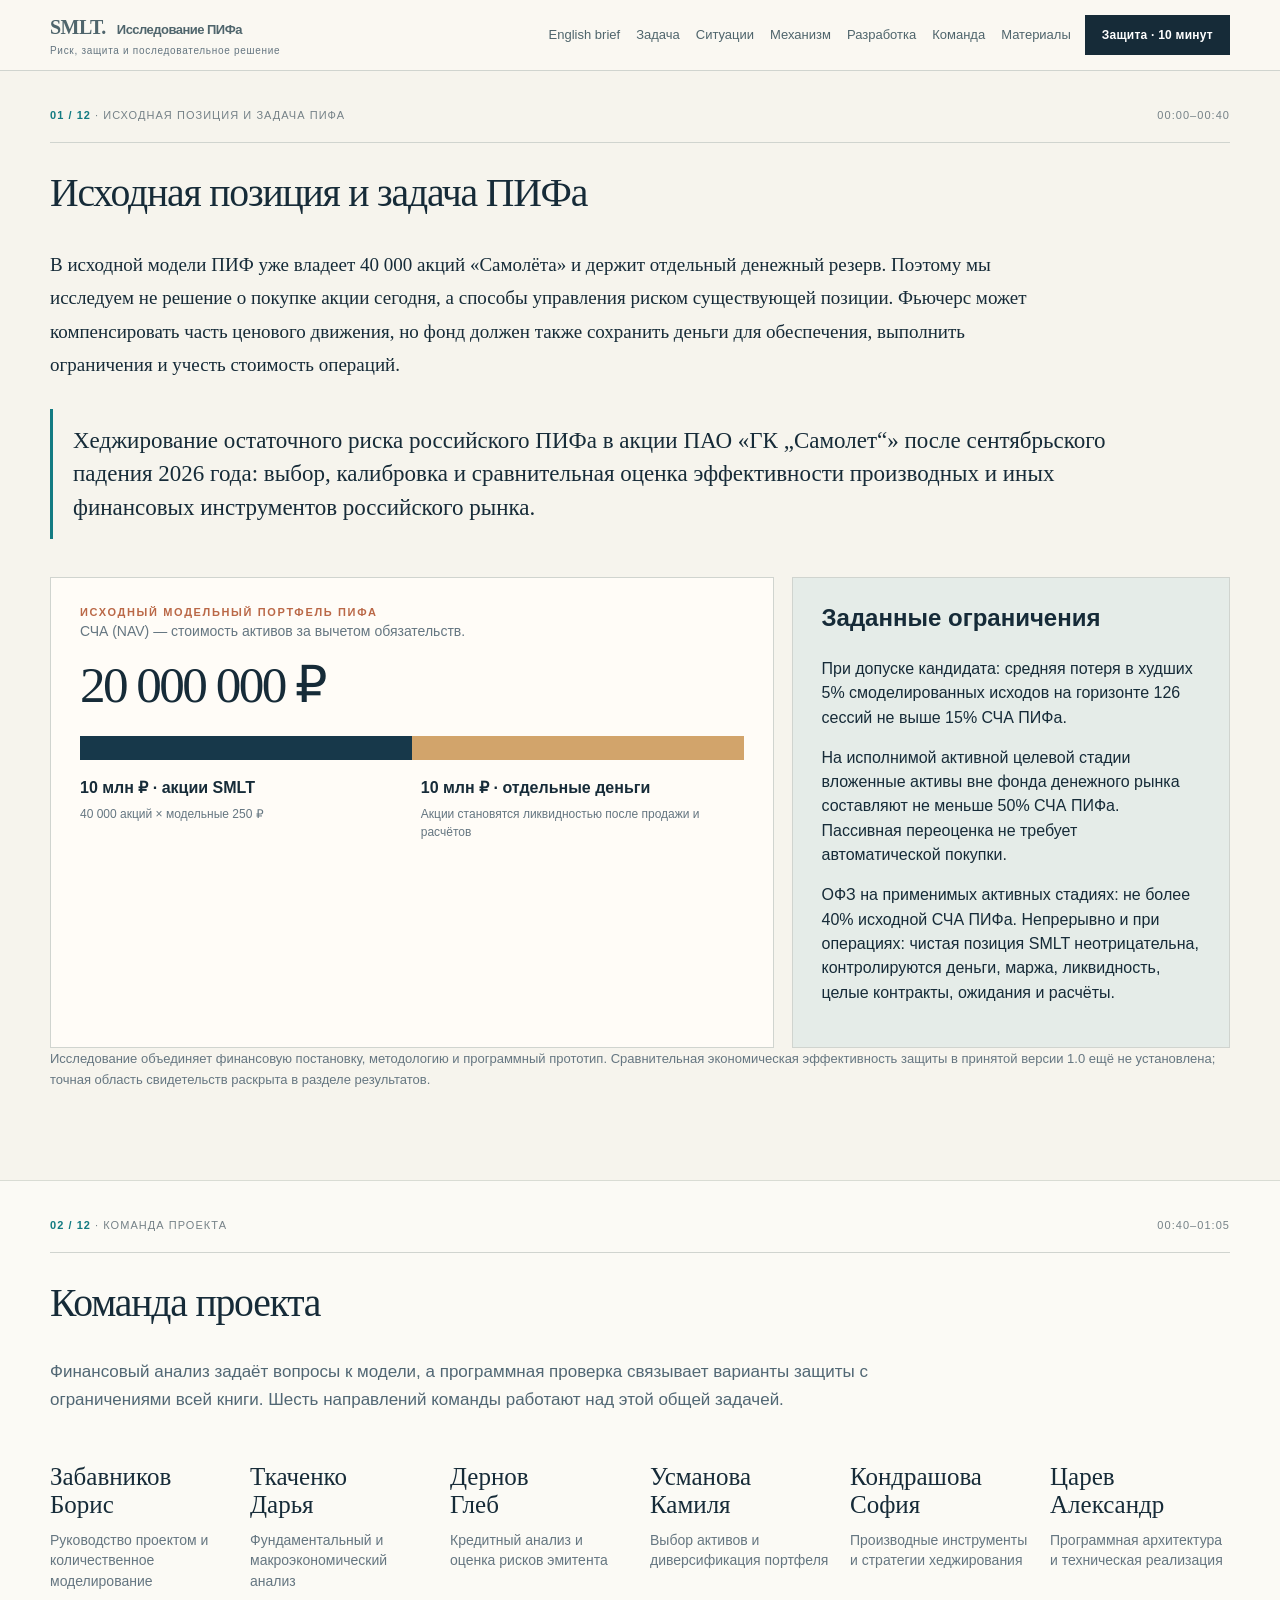
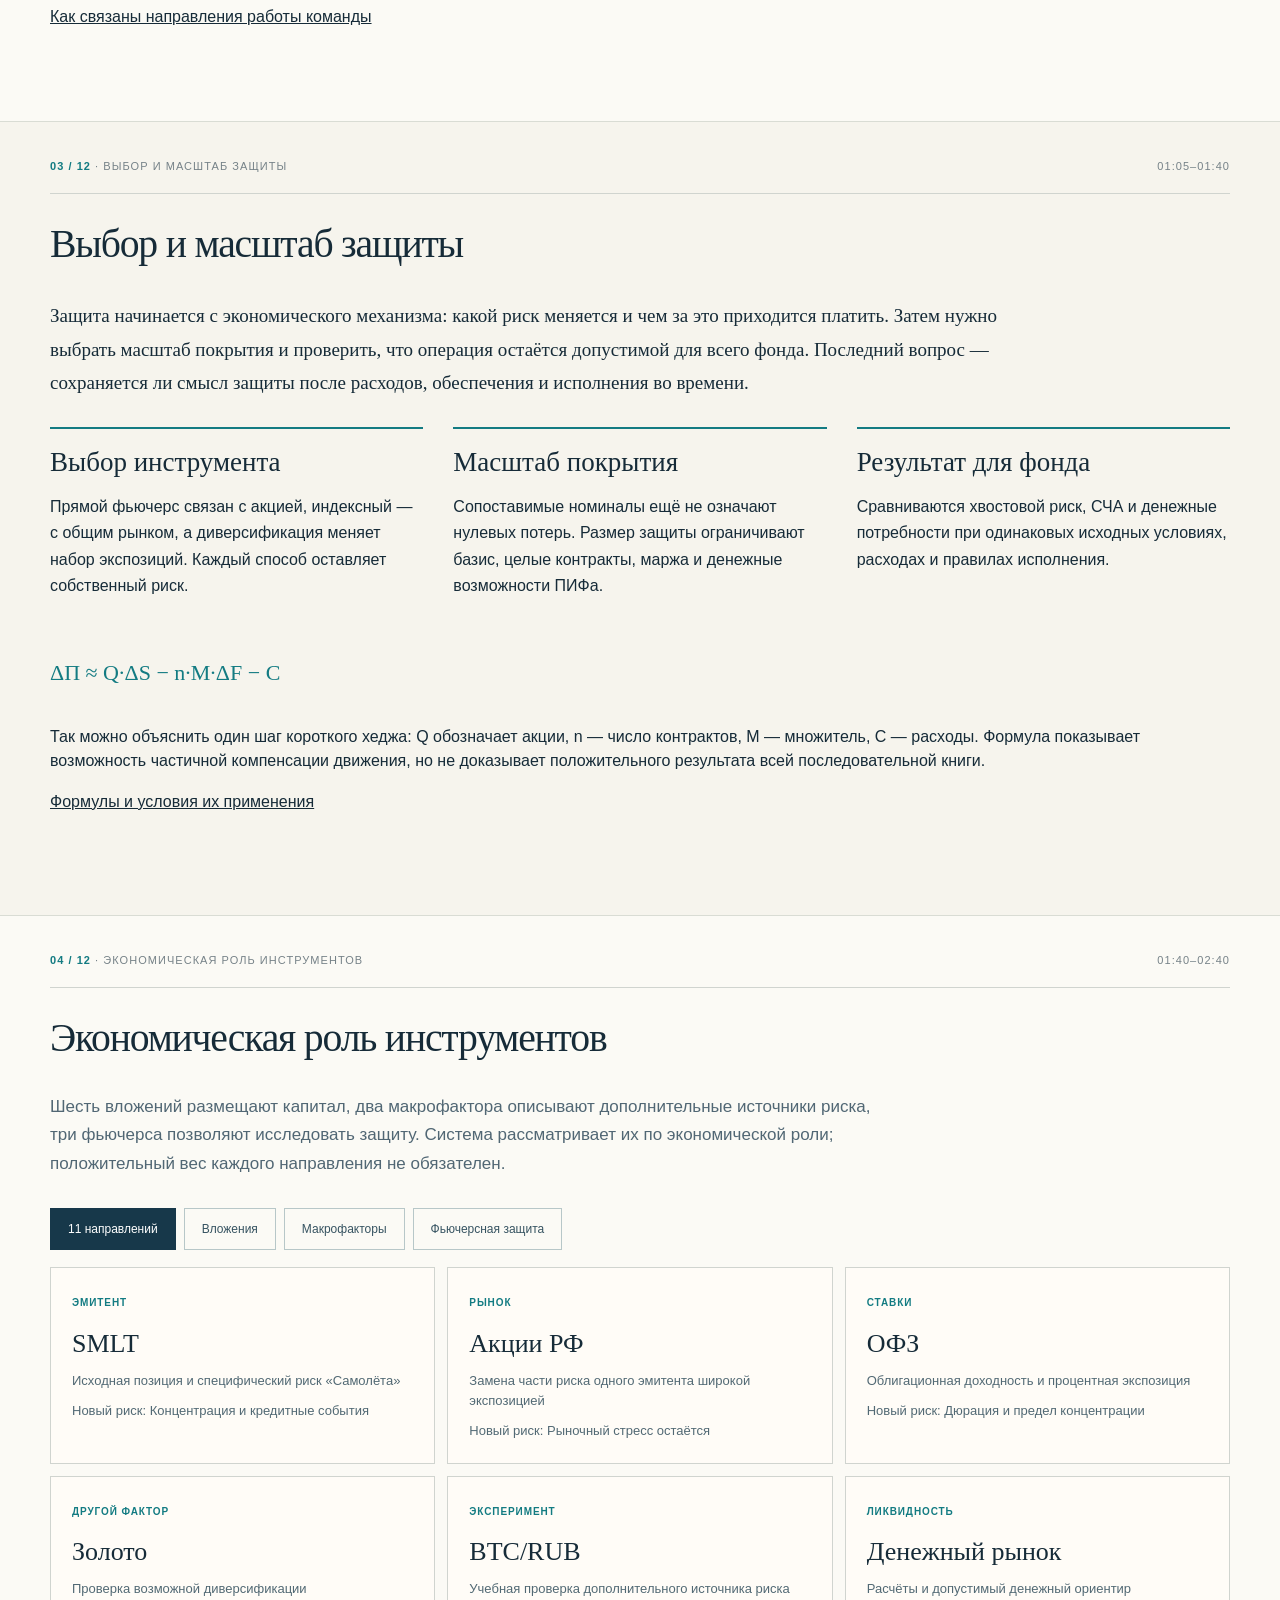
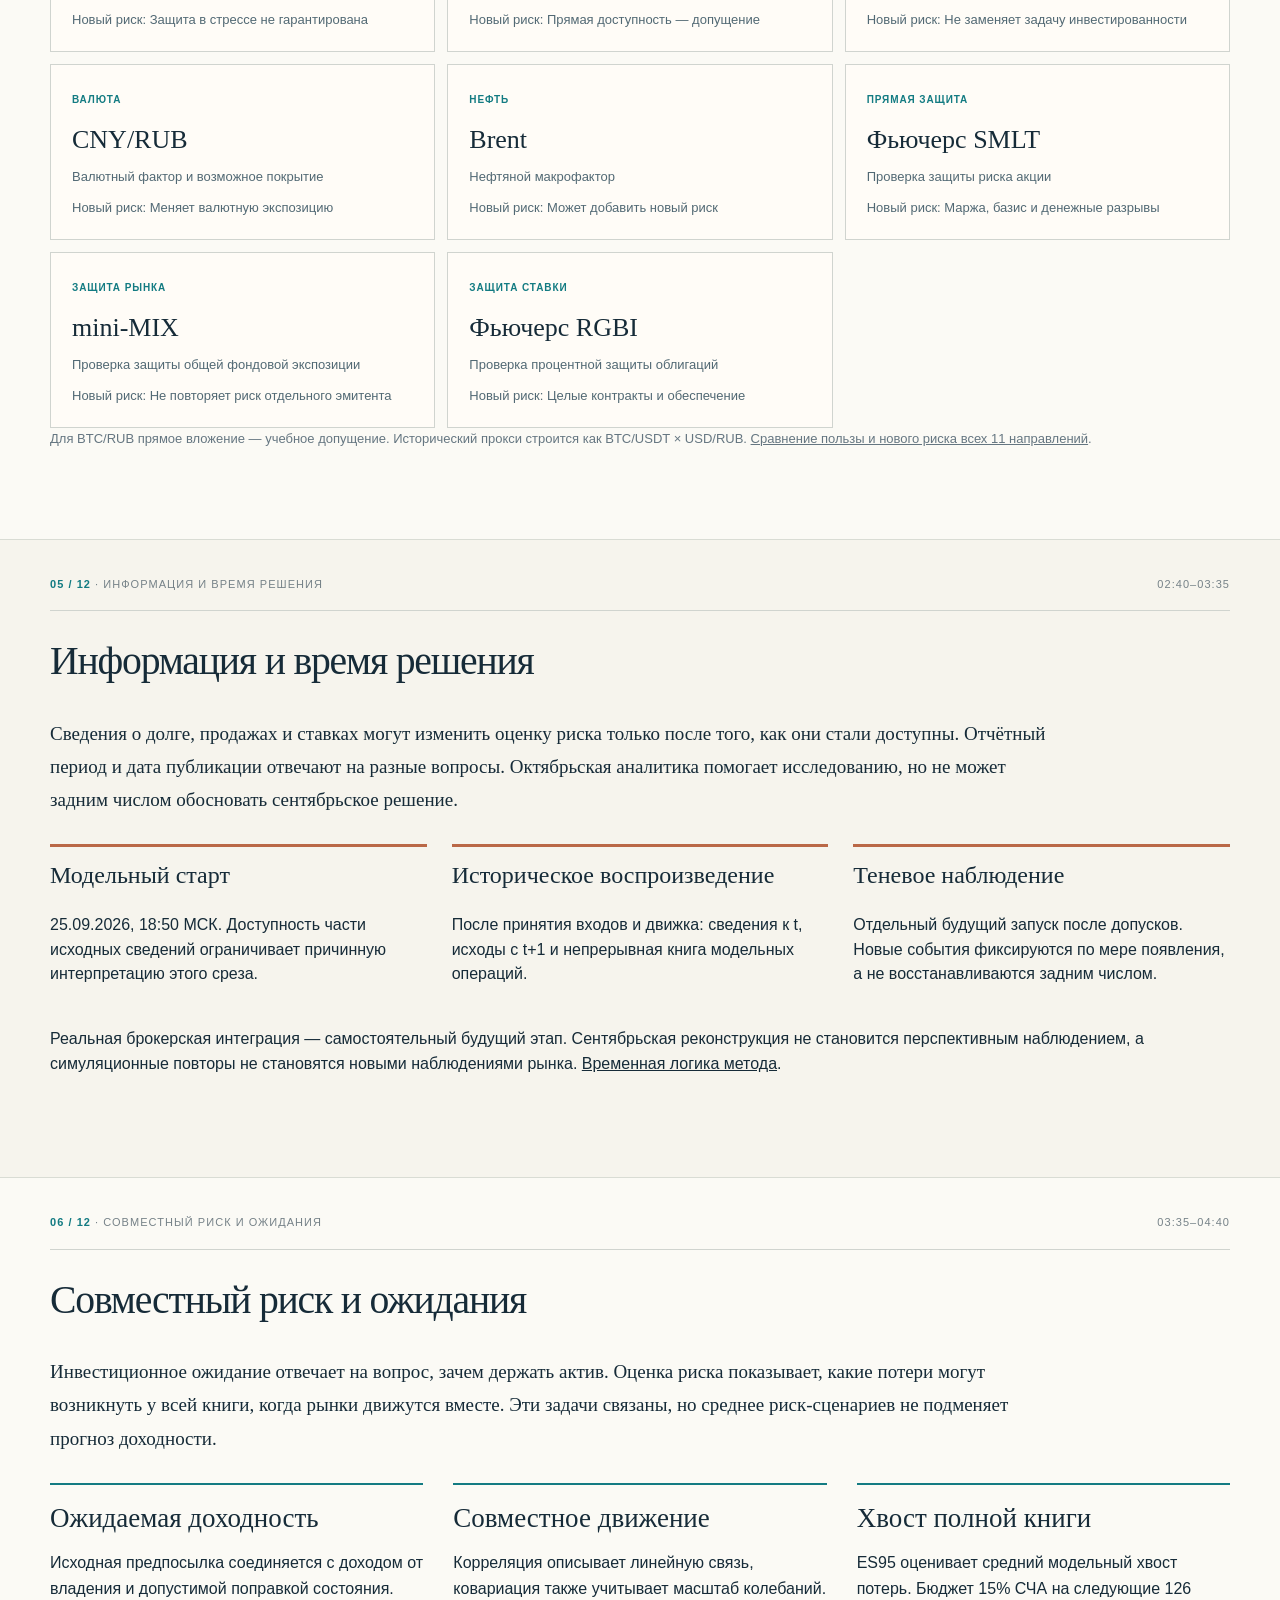
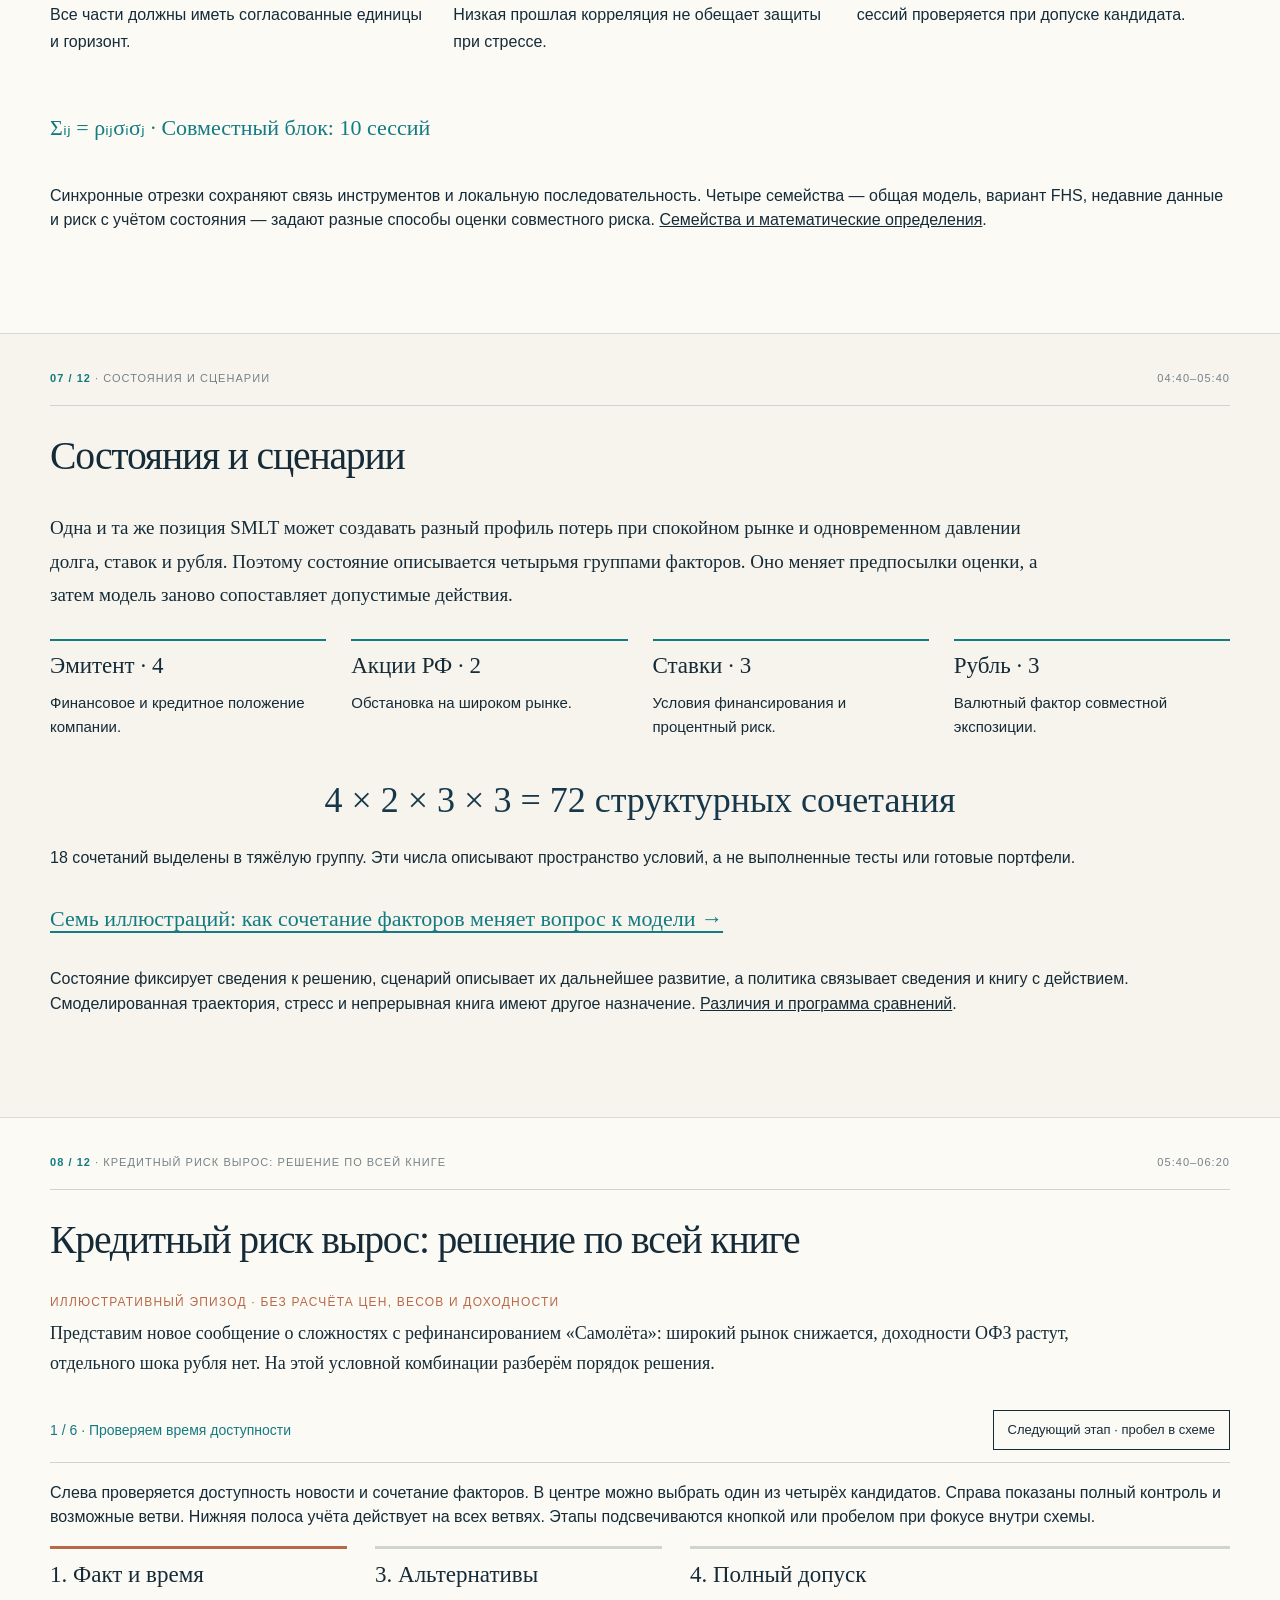
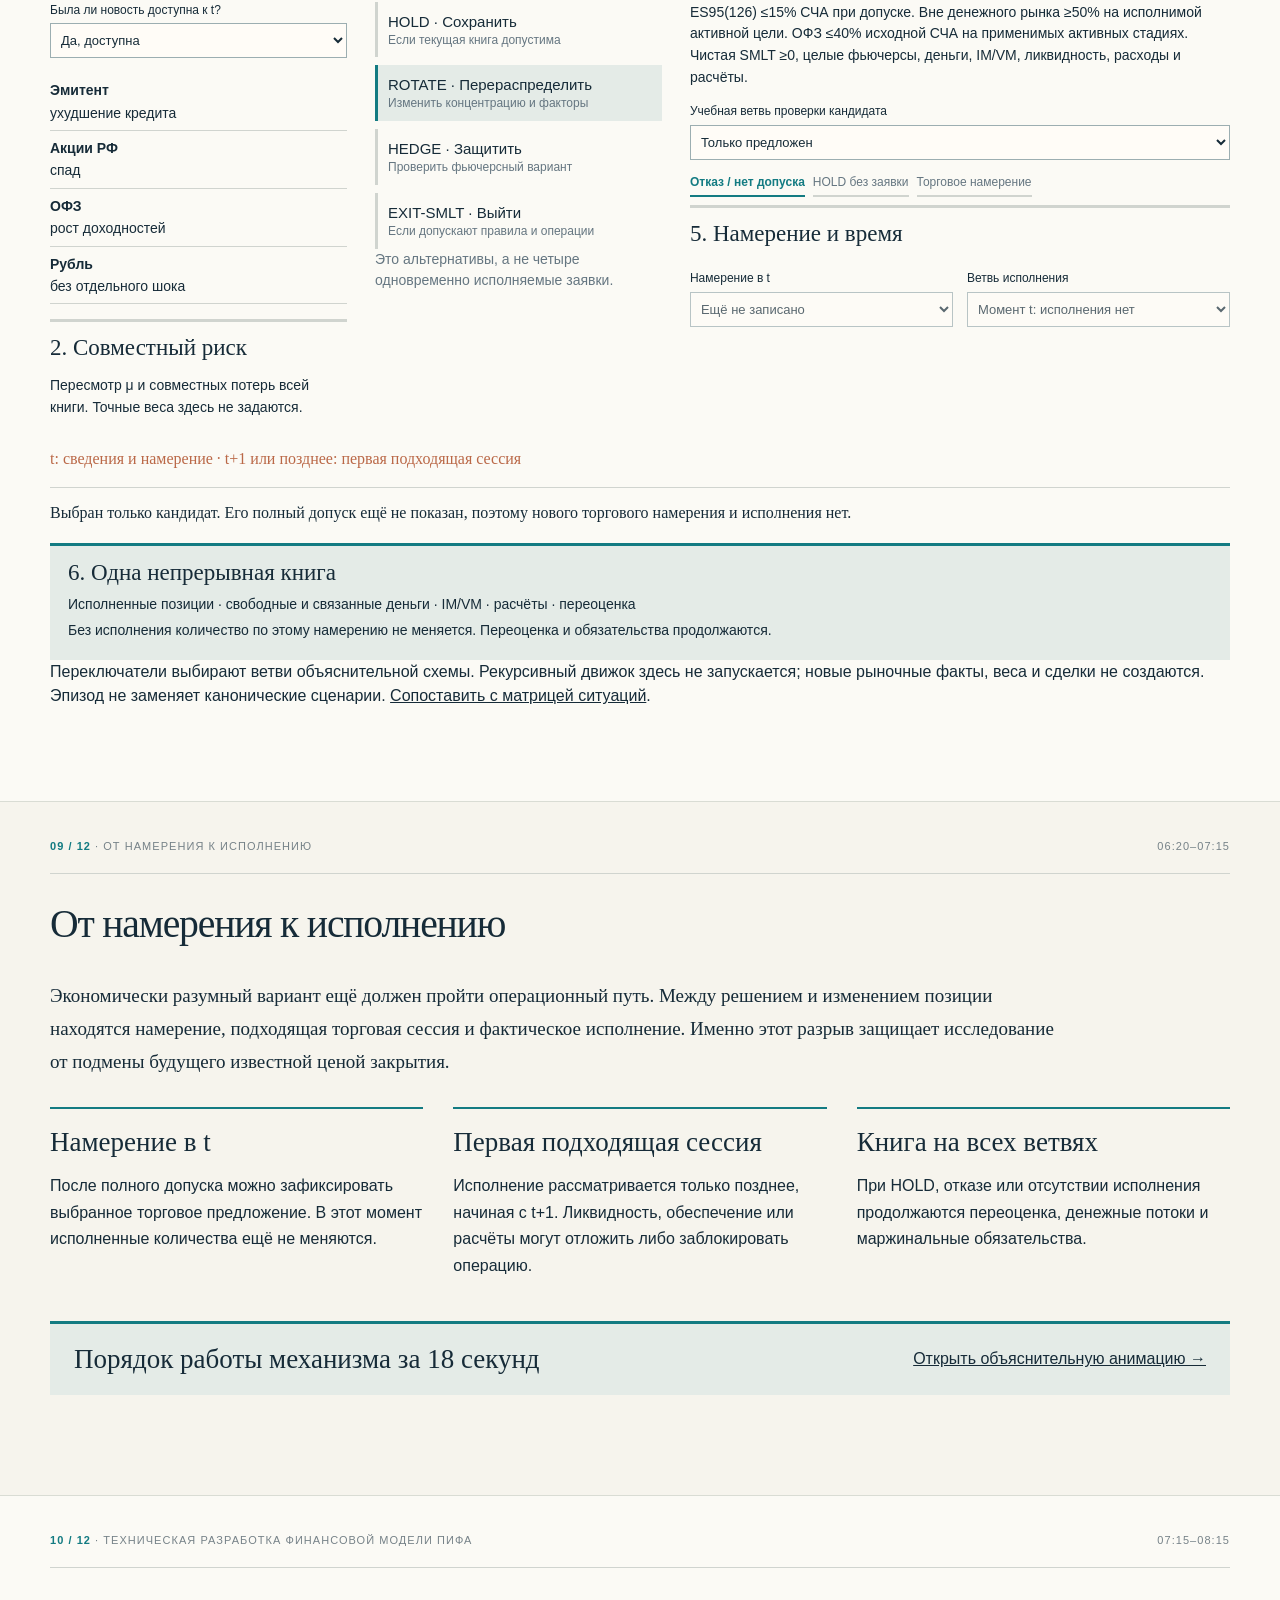
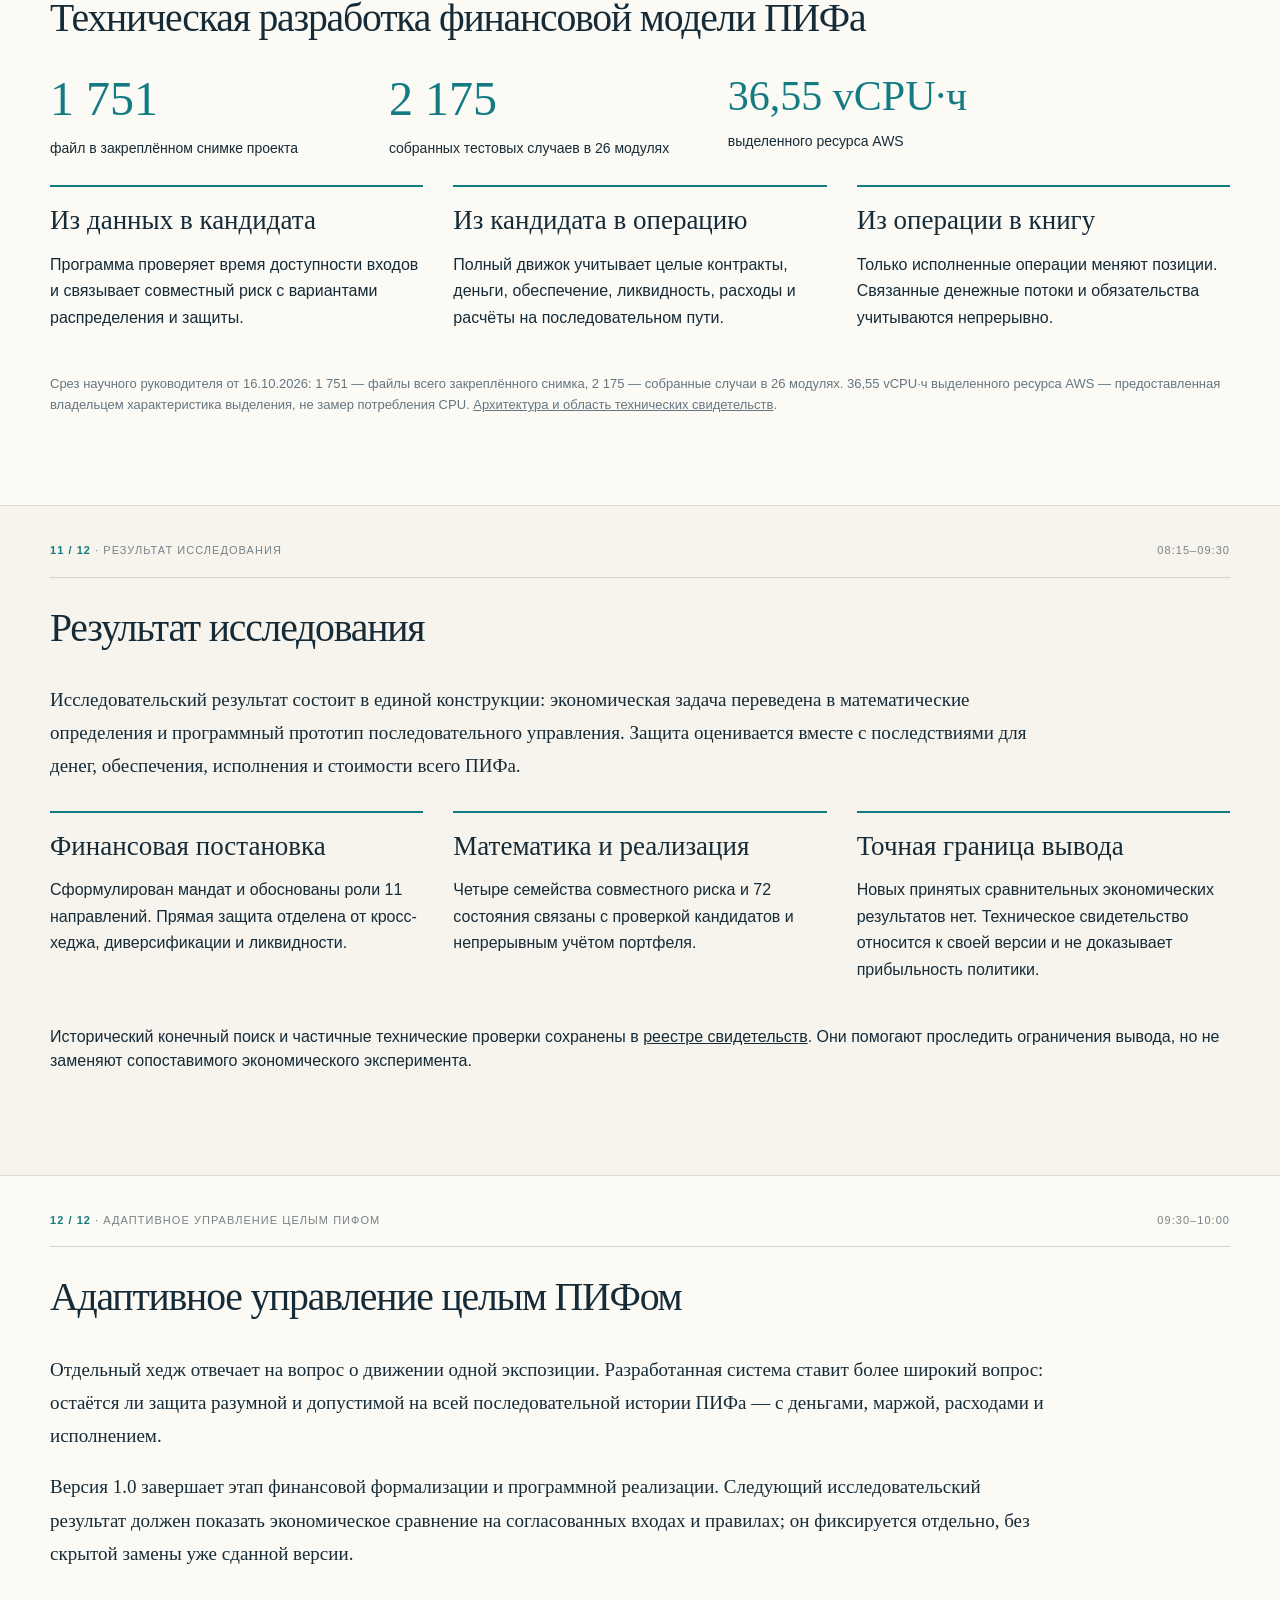
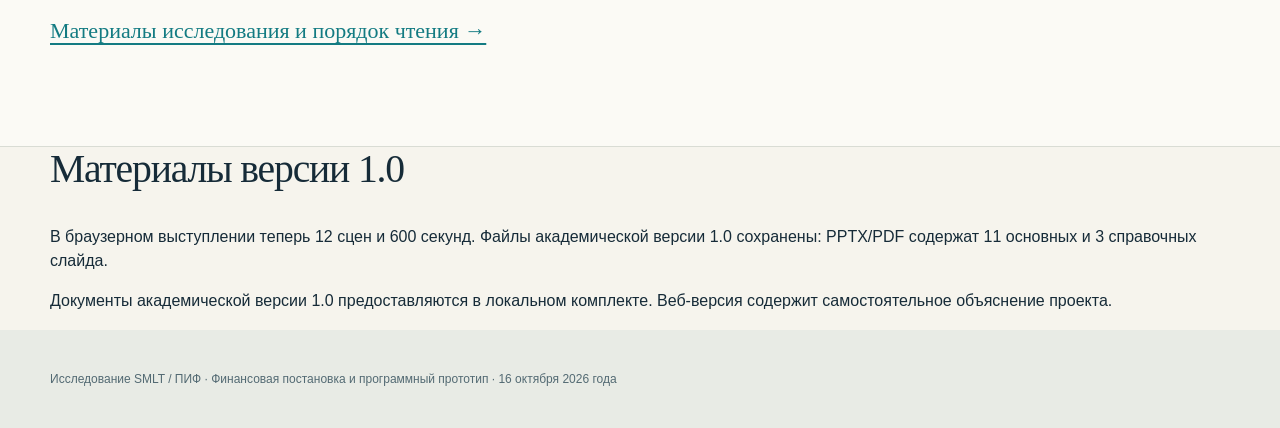
<file: index.html>
<!doctype html>
<html lang="ru"><head><meta http-equiv="Content-Security-Policy" content="default-src 'none'; script-src 'self' 'sha256-UOduqkDXjGwsl88ikQIhEGE/T3/W3FkDjviUPLNeUIc=' 'sha256-6C+MCZHW8fR2Sd/WNkPzYI4282OtZ8YXbO1BS6+NqNI='; style-src 'self' 'unsafe-inline'; img-src 'self' data:; font-src 'self'; connect-src 'none'; object-src 'none'; base-uri 'none'; form-action 'none'"><meta name="referrer" content="no-referrer"><meta charset="utf-8"><meta name="viewport" content="width=device-width,initial-scale=1"><title>SMLT / ПИФ · Исследование и защита</title><style>
:root{--paper:#f5f2e9;--white:#fffcf7;--ink:#162b38;--navy:#17384a;--teal:#137b82;--rust:#b36647;--sand:#d2a46b;--line:#d0d4cf;--muted:#657681;--dark:#10212e;--dark2:#1b3545;--max:1180px;--serif:Georgia,'Times New Roman',serif;--sans:Arial,Helvetica,sans-serif}
*{box-sizing:border-box}html{scroll-behavior:smooth}body{margin:0;color:var(--ink);background:var(--paper);font-family:var(--sans);line-height:1.52}a{color:inherit}button,select{font:inherit}button{cursor:pointer}button:focus-visible,a:focus-visible,select:focus-visible{outline:3px solid #d79b42;outline-offset:3px}h1,h2,h3,p{margin-top:0}h1,h2,.serif{font-family:var(--serif);font-weight:400}h1{font-size:clamp(45px,5.3vw,81px);line-height:1.04;letter-spacing:-.049em}h2{font-size:clamp(34px,3.8vw,58px);line-height:1.12;letter-spacing:-.037em;max-width:1030px}h3{font-size:24px;line-height:1.2}p{font-size:16px}.eyebrow{font-size:11px;font-weight:700;letter-spacing:.15em;text-transform:uppercase;color:var(--rust)}.micro{font-size:12px;line-height:1.56;color:var(--muted)}.number{font-family:var(--serif);font-size:clamp(35px,4vw,57px);letter-spacing:-.05em;line-height:1.12}.measure{font-size:12px;color:#637881}.note{border-left:3px solid var(--rust);padding:5px 0 5px 17px;color:#47616c;font:18px/1.5 var(--serif)}.link{color:var(--teal);text-decoration:underline;text-decoration-color:#a1c1bf;text-underline-offset:4px}
.sitebar{position:sticky;z-index:40;top:0;display:flex;align-items:center;gap:22px;min-height:71px;background:#faf8f2f5;border-bottom:1px solid var(--line);padding:12px max(20px,calc((100vw - var(--max))/2));backdrop-filter:blur(8px)}.brand{font-size:15px;font-weight:bold;white-space:nowrap;letter-spacing:-.035em}.brand b{font-family:var(--serif);font-size:20px;margin-right:8px}.brand small{font-size:10px;color:var(--muted);display:block;font-weight:400;letter-spacing:.07em}.sitebar .spacer{flex:1}.sitebar a{font-size:12px;text-decoration:none;color:#4f656c;white-space:nowrap}.btn{display:inline-flex;align-items:center;justify-content:center;gap:7px;background:var(--ink);color:#fff;border:1px solid var(--ink);padding:10px 16px;font-size:12px;font-weight:bold;letter-spacing:.02em;text-decoration:none}.btn.secondary{background:transparent;color:var(--ink)}.tagline{font-size:10px;letter-spacing:.07em;color:#7a5842;border:1px solid #e4c5a9;background:#f5e9dd;padding:7px 10px;white-space:nowrap}
.chapter{scroll-margin-top:72px;min-height:min(850px,95vh);padding:36px max(24px,calc((100vw - var(--max))/2)) 76px;border-bottom:1px solid #d9dcd4}.chapter:nth-of-type(even){background:#fbfaf5}.chapter-inner{max-width:var(--max);margin:auto}.chapterhead{display:flex;align-items:center;justify-content:space-between;color:#768288;font-size:11px;letter-spacing:.095em;text-transform:uppercase;border-bottom:1px solid var(--line);padding-bottom:18px;margin-bottom:47px}.chapterhead b{color:var(--teal)}.intro{display:grid;grid-template-columns:1.16fr .84fr;gap:64px;align-items:end}.intro h1{max-width:760px;margin:0 0 25px}.intro p{font-size:19px;line-height:1.6;color:#536876}.hero-visual{margin-top:38px;display:grid;grid-template-columns:1.65fr 1fr;gap:18px}.panel{background:var(--white);border:1px solid var(--line);padding:26px 29px}.panel.tint{background:#e5ece8}.panel.sand{background:#f0e9db}.book-amount{margin:15px 0 4px}.twobar{display:flex;width:100%;height:24px;margin:23px 0 16px}.twobar span:first-child{width:50%;background:var(--navy)}.twobar span:last-child{width:50%;background:var(--sand)}.book-legend{display:grid;grid-template-columns:1fr 1fr;gap:18px}.book-legend strong{font-size:16px}.book-legend small{display:block;color:var(--muted);margin-top:4px;font-size:12px}.swatch{display:inline-block;width:9px;height:9px;background:var(--navy);margin-right:8px}.swatch.cash{background:var(--sand)}.mandate-line{display:flex;gap:14px;align-items:baseline;justify-content:space-between;padding:12px 0;border-bottom:1px solid #cdd8d3}.mandate-line:last-child{border-bottom:0}.mandate-line strong{font:27px var(--serif);white-space:nowrap}.mandate-line span{font-size:12px;color:#5e7279;max-width:195px}.chapter-lead{max-width:850px;margin-bottom:30px;color:#516774;font-size:17px;line-height:1.67}
.hypotheses{display:grid;grid-template-columns:repeat(5,1fr);gap:10px}.hypo{padding:21px 18px;min-height:252px;border-top:4px solid var(--teal);background:var(--white)}.hypo:nth-child(2),.hypo:nth-child(5){border-color:var(--rust)}.hypo:nth-child(3){border-color:#ae9369}.hypo .n{font-size:11px;color:var(--muted)}.hypo h3{font:22px/1.19 var(--serif);margin:30px 0 14px}.hypo p{font-size:13px;line-height:1.5;color:#5b7079}.subhead{font:26px var(--serif);margin:30px 0 15px}
.asset-tabs{display:flex;gap:8px;flex-wrap:wrap;margin-bottom:17px}.asset-tabs button,.toggle button{border:1px solid #b7c7c8;background:transparent;color:#365361;font-size:12px;padding:11px 17px}.asset-tabs button.active,.toggle button.active{background:var(--navy);border-color:var(--navy);color:white}.asset-grid{display:grid;grid-template-columns:repeat(3,1fr);gap:12px}.asset{background:var(--white);border:1px solid var(--line);padding:21px;min-height:174px}.asset .kind{font-size:10px;letter-spacing:.09em;text-transform:uppercase;color:var(--teal);font-weight:bold}.asset h3{font:26px var(--serif);margin:15px 0 12px}.asset p{font-size:13px;color:#526974;margin:0;line-height:1.57}.asset-foot{display:flex;justify-content:space-between;align-items:center;gap:12px;font-size:11px;color:#6b7c7f;border-top:1px solid var(--line);margin-top:22px;padding-top:16px}
.twocol{display:grid;grid-template-columns:1.32fr .9fr;gap:17px}.heat{padding:24px;background:var(--white);border:1px solid var(--line)}.heatgrid{display:grid;grid-template-columns:90px repeat(6,minmax(0,1fr));gap:4px;align-items:stretch;margin:20px 0}.heatgrid .lab{font-size:10px;align-self:center;text-align:center;color:#60757b}.heatgrid .lab.row{text-align:right;padding-right:6px}.heatgrid .cell{height:45px;border:1px solid #d9e4e1;background:repeating-linear-gradient(135deg,#edf2ef,#edf2ef 8px,#e7edeb 8px,#e7edeb 16px);display:flex;align-items:center;justify-content:center;color:#8ca29c}.heatgrid .cell.diag{background:#dfe9e5}.risk-side{display:flex;flex-direction:column;gap:14px}.pillbox{padding:24px;background:#e4ebe7;border:1px solid #d5dfdb;flex:1}.pillbox.warm{background:#f0e8da}.pillbox h3{font:28px var(--serif);margin:12px 0}.pillbox p{font-size:13px;color:#576b73}.toggle{display:flex;gap:5px;flex-wrap:wrap}.factor{display:grid;grid-template-columns:repeat(4,1fr);gap:1px;margin-top:19px;background:#cad7d3}.factor div{background:#e7ede9;padding:13px 16px}.factor strong{font:25px var(--serif)}.factor small{display:block;font-size:12px;color:#6a7d7f}
.chrono{position:relative;padding:4px 0 18px}.chrono:before{content:"";position:absolute;left:32px;top:22px;bottom:25px;width:1px;background:#9aafb0}.event{display:grid;grid-template-columns:68px 1fr;gap:20px;margin:0 0 12px;position:relative}.event .bullet{height:27px;width:27px;border:2px solid var(--teal);background:var(--paper);border-radius:50%;margin:12px auto;position:relative;z-index:1}.event .content{background:var(--white);border:1px solid var(--line);padding:16px 23px}.event .content h3{font:24px var(--serif);margin:3px 0 7px}.event .content p{font-size:13px;color:#526973;margin:0}.event .content strong{font-size:10px;color:var(--rust);text-transform:uppercase;letter-spacing:.1em}.clockribbon{display:flex;gap:8px;align-items:stretch;margin-top:19px}.clockribbon div{flex:1;background:#e4ebe8;padding:17px}.clockribbon div:last-child{background:#dce5ea}.clockribbon strong{display:block;font-size:11px;letter-spacing:.08em;text-transform:uppercase}.clockribbon small{font-size:12px;color:#56707a}.clockribbon .arrow{flex:0;align-self:center;background:none;font-size:22px;color:var(--teal)}
.source-table,.results-table{width:100%;border-collapse:collapse;background:var(--white);font-size:13px}.source-table th,.results-table th{text-align:left;font-size:10px;text-transform:uppercase;letter-spacing:.1em;background:#e4ebe6;padding:14px}.source-table td,.results-table td{border-bottom:1px solid var(--line);padding:14px;vertical-align:top;color:#475f68}.source-table td:first-child,.results-table td:first-child{font-weight:bold;color:var(--ink)}.source-table tr:last-child td,.results-table tr:last-child td{border-bottom:none}.status{font-size:10px;font-weight:700;letter-spacing:.03em;color:#87613b;background:#f1e7d6;padding:5px 8px;white-space:nowrap;display:inline-block}.status.ok{color:#17656d;background:#dfece9}.status.missing{background:#e9edec;color:#516970}.source-callout{display:grid;grid-template-columns:repeat(3,1fr);gap:13px;margin-top:18px}.source-callout .panel{padding:20px}.source-callout h3{font:23px var(--serif);margin:10px 0}.source-callout p{font-size:12px;color:#597079}
.engine{background:var(--dark);color:#e3eef2;padding:27px 29px;box-shadow:0 18px 45px #0e243522}.enginehead{display:flex;justify-content:space-between;align-items:center;font-size:11px;color:#a9c0c9;border-bottom:1px solid #365261;padding-bottom:17px;gap:20px}.stepgrid{display:grid;grid-template-columns:repeat(6,1fr);gap:6px;margin:19px 0}.stepgrid button{background:var(--dark2);color:#bed1d7;text-align:left;border:1px solid #38596c;padding:10px 9px;min-height:78px;font-size:12px}.stepgrid button span{display:block;color:#92a8b3;font-size:10px;margin-bottom:10px}.stepgrid button.active{background:#e4eeeb;color:#102d38;border-color:#e4eeeb}.enginebody{display:grid;grid-template-columns:1.4fr .65fr;gap:24px;margin-top:15px}.eng-desc{padding:10px 28px 20px 0;border-right:1px solid #345261}.eng-desc h3{font:36px/1.14 var(--serif);margin:14px 0}.eng-desc p{font-size:14px;line-height:1.7;color:#bbcad2;min-height:92px}.eng-meta{display:grid;grid-template-columns:1fr 1fr;gap:10px}.eng-meta div{border:1px solid #3e5865;padding:11px;color:#e1ebed;font-size:12px}.eng-meta small{display:block;color:#90a9b5}.eng-side{padding:13px 0}.eng-side .receipt-num{font:54px var(--serif);color:#e6c48f;margin:13px 0}.eng-side p{font-size:12px;color:#b3c4ce;line-height:1.6}.eng-side b{color:#f1dec4}.engine-coda{display:flex;justify-content:space-between;gap:14px;flex-wrap:wrap;margin-top:14px;color:#768991;font-size:12px}
.outcomes{display:grid;grid-template-columns:repeat(3,1fr);gap:12px;margin-bottom:20px}.outcome{background:var(--white);padding:25px;border-top:4px solid var(--teal)}.outcome h3{font:27px var(--serif);margin:10px 0}.outcome p{font-size:13px;color:#506872}.outcome:nth-child(2){border-color:var(--rust)}.outcome:nth-child(3){border-color:var(--sand)}.unknown-chart{min-height:212px;border:1px solid var(--line);background:linear-gradient(180deg,transparent 25%,#e5e9e530 25% 26%,transparent 26% 50%,#e5e9e530 50% 51%,transparent 51% 75%,#e5e9e530 75% 76%,transparent 76%),var(--white);padding:24px;display:flex;align-items:center;justify-content:center;text-align:center}.unknown-chart div{max-width:480px}.unknown-chart b{font:28px var(--serif)}.unknown-chart p{font-size:13px;color:#617681}
.asset-presenter-summary{display:none}.presenting .asset-presenter-summary{display:grid;grid-template-columns:repeat(3,1fr);gap:14px}.presenting #assets .asset-grid,.presenting #assets .asset-tabs{display:none}.presenting .asset-presenter-summary .panel{min-height:335px}.presenting .asset-presenter-summary h3{font:30px var(--serif);margin:16px 0}.presenting .asset-presenter-summary p{font-size:14px;color:#516875}.presenting #engine .chapter-lead{display:none}.presenting #engine h2{font-size:clamp(32px,3.2vw,44px);margin-bottom:18px}.presenting #engine .engine{padding:19px 24px}.presenting #engine .stepgrid button{min-height:58px}.presenting #engine .eng-desc p{min-height:65px}.agentflow{display:grid;grid-template-columns:repeat(5,1fr);gap:9px}.agentflow .cell{border:1px solid #c6d5d1;background:var(--white);min-height:145px;padding:21px 15px}.agentflow .cell b{font:24px var(--serif);display:block;margin-bottom:14px}.agentflow .cell p{font-size:12px;color:#5c7278;margin:0}.agentflow .cell.emphasized{background:#e0ebe9;border-color:#b0cecc}.agentmini{display:grid;grid-template-columns:1fr 1fr;gap:15px;margin-top:18px}.agentmini .panel{min-height:150px}.agentmini h3{font:25px var(--serif)}.wrapup{display:grid;grid-template-columns:repeat(3,1fr);gap:13px}.wrapup .panel{min-height:270px}.wrapup .panel h3{font:30px var(--serif);margin:12px 0}.wrapup li{font-size:13px;margin:9px 0;color:#526a73}.wrapup ul{padding-left:18px}
.chap-footer{display:flex;align-items:center;justify-content:space-between;gap:20px;border-top:1px solid var(--line);margin-top:35px;padding-top:18px;color:#718086;font-size:11px}.chap-footer a{text-decoration:none;color:var(--teal);font-weight:bold}.docfoot{padding:40px max(20px,calc((100vw - var(--max))/2));background:#e8ebe5;color:#536a73;font-size:12px}.docfoot a{color:var(--ink)}
.presenter{display:none;position:fixed;right:22px;bottom:16px;z-index:80;align-items:center;gap:10px;color:#fff;background:#152d3a;padding:12px 14px;box-shadow:0 10px 34px #0003}.presenter button{border:1px solid #73909c;color:#fff;background:transparent;padding:7px 11px}.presenter button:disabled{opacity:.35;cursor:not-allowed}.presenter .timer{font-variant-numeric:tabular-nums;color:#f4d69a;min-width:59px}.presenter .chaptercount{font-size:11px}.presenting .presenter{display:flex}.presenting .sitebar,.presenting .docfoot{display:none}.presenting .chapter{display:none;min-height:100vh;padding-top:24px}.presenting .chapter.present-current{display:block}.presenting .chapter-inner{max-width:var(--max)}.presenting .chapterhead{margin-bottom:29px}.presenting h2{font-size:clamp(32px,3.5vw,53px)}.presenting .chapter-lead{margin-bottom:23px}.presenting .chap-footer{display:none}
@media(max-width:1000px){.sitebar{gap:10px}.sitebar .optional{display:none}.hypotheses{grid-template-columns:repeat(3,1fr)}.asset-grid{grid-template-columns:repeat(2,1fr)}.stepgrid{grid-template-columns:repeat(3,1fr)}.intro{gap:30px}.agentflow{grid-template-columns:repeat(3,1fr)}}
@media(max-width:700px){.sitebar{padding:10px 16px;min-height:64px}.sitebar .tagline,.sitebar .optional{display:none}.sitebar .brand{font-size:13px}.sitebar .brand b{font-size:17px}.sitebar a{font-size:11px}.btn{padding:9px}.chapter{padding:24px 17px 55px;min-height:0;scroll-margin-top:64px}.chapterhead{margin-bottom:30px;font-size:9px}.intro,.hero-visual,.twocol,.enginebody,.agentmini{grid-template-columns:1fr}.intro h1{font-size:46px}.intro p{font-size:16px}.hero-visual{gap:9px}.panel{padding:20px}.book-amount{font-size:43px}.hypotheses,.asset-grid,.outcomes,.wrapup,.source-callout{grid-template-columns:1fr}.hypo{min-height:0}.hypo h3{margin:14px 0 9px}.asset{min-height:0}.asset-grid{gap:8px}.factor{grid-template-columns:repeat(2,1fr)}.heat{padding:11px}.heatgrid{grid-template-columns:61px repeat(6,minmax(0,1fr));gap:2px}.heatgrid .cell{height:35px}.heatgrid .lab{font-size:8px}.heatgrid .lab.row{text-align:left}.clockribbon{flex-direction:column}.clockribbon .arrow{align-self:center;transform:rotate(90deg)}.source-table,.results-table{display:block;overflow-x:auto;max-width:100%;white-space:normal}.source-table{font-size:11px}.source-table td,.source-table th,.results-table td,.results-table th{min-width:105px;padding:10px}.engine{padding:16px}.stepgrid{grid-template-columns:repeat(2,1fr)}.eng-desc{border-right:0;border-bottom:1px solid #3a5161;padding:0 0 14px}.eng-desc h3{font-size:29px}.eng-meta{grid-template-columns:1fr}.agentflow{grid-template-columns:1fr 1fr}.agentflow .cell{min-height:110px;padding:13px}.presenter{left:7px;right:7px;bottom:7px;justify-content:space-between;gap:4px}.presenter button{padding:6px}.presenting .chapter{padding-bottom:88px}.presenting .hypotheses{grid-template-columns:1fr 1fr}.presenting .hypo{padding:10px}.presenting .hypo p{font-size:11px}.presenting .hypo h3{font-size:18px}.presenting .chapterhead{margin-bottom:15px}.presenting .asset-presenter-summary{grid-template-columns:1fr}.presenting .asset-presenter-summary .panel{min-height:0}.presenting #engine h2{font-size:30px}}
@media print{.sitebar,.presenter,.chap-footer,.docfoot .btn{display:none!important}.chapter,.presenting .chapter{display:block!important;min-height:0;page-break-after:always;padding:15mm 8mm;border:0}.chapterhead{margin-bottom:13mm}.engine{print-color-adjust:exact;-webkit-print-color-adjust:exact}.panel,.asset,.hypo{break-inside:avoid}body{background:white}.chap-footer{display:none}}

:root{--paper:#F6F4ED;--rust:#BA6847;--dark:#101E29}input:focus-visible,summary:focus-visible{outline:3px solid #d79b42;outline-offset:3px}.sitebar{flex-wrap:wrap}.sitebar .spacer{min-width:0}.chapter{min-height:0}.chapterhead{margin-bottom:28px}h2{font-size:clamp(32px,3.1vw,50px);letter-spacing:-.03em}.scope-line{font-size:13px;color:#657681;border-top:1px solid #D0D4CF;padding-top:13px;margin-top:22px}.snapshot-banner{padding:15px max(24px,calc((100vw - var(--max))/2));font-size:13px;background:#e4ebe7}.flat-grid{display:grid;grid-template-columns:repeat(3,1fr);gap:26px}.flat-grid.four{grid-template-columns:repeat(4,1fr)}.flat-item{min-width:0;overflow-wrap:anywhere;border-top:3px solid #137B82;padding:16px 0}.flat-item h3{font:27px Georgia;margin:8px 0 14px}.flat-item p{font-size:15px}.team-grid{display:grid;grid-template-columns:repeat(6,1fr);gap:14px}.team-photo{height:150px;background:#e7ede9;border:1px dashed #9aafb0;display:flex;align-items:center;justify-content:center;color:#657681;font-size:13px}.team-member h3{font:22px Georgia;margin:18px 0 8px}.team-member p{font-size:13px;color:#657681}.diagram-flow{display:flex;align-items:stretch;gap:14px}.diagram-flow .flow-node{flex:1;border-top:4px solid #137b82;background:#fffcf7;padding:18px}.diagram-flow .flow-node h3{font:25px Georgia}.flow-arrow{align-self:center;color:#137b82;font-size:26px}.split-flow{display:grid;grid-template-columns:1fr 1fr;gap:30px}.split-flow article{border-left:4px solid #137b82;padding:20px 26px;background:#fffcf7}.split-flow article:nth-child(2){border-color:#ba6847}.split-flow h3{font:29px Georgia}.mini-label{font-size:12px;color:#657681}.block-strip{display:grid;grid-template-columns:repeat(10,1fr);gap:3px;margin:16px 0}.block-strip span{height:36px;background:#dce8e4;display:flex;align-items:center;justify-content:center;font-size:11px;color:#365361}.factor-tree{display:grid;grid-template-columns:repeat(4,1fr);gap:18px}.factor-axis{border-top:4px solid #137B82;padding:12px;background:#fffcf7}.factor-axis h3{font:27px Georgia}.factor-slots{display:flex;gap:6px;flex-wrap:wrap}.factor-slots span{border:1px solid #cad7d3;padding:10px;font-size:13px}.product-line{font:36px Georgia;text-align:center;margin:25px 0;color:#17384a}.horizon-line{display:grid;grid-template-columns:100px 1fr;gap:18px;align-items:center;margin:16px 0}.horizon-bar{background:#e4ebe7;padding:15px;border-right:5px solid #ba6847}.horizon-line.later .horizon-bar{margin-left:45px}.teaching{background:#101E29;color:#e3eef2;padding:26px}.teaching .label-warning{font-size:13px;font-weight:bold;color:#e6c48f;line-height:1.5;border-bottom:1px solid #3e5865;padding-bottom:16px}.teaching h3{font:29px Georgia}.branch-select{display:flex;gap:8px;flex-wrap:wrap;margin:18px 0}.branch-select button{border:1px solid #9fb8bd;background:transparent;color:#e3eef2;padding:11px 15px;font:14px Arial}.branch-select button.active{background:#e4eeeb;color:#162b38}.teaching-controls{display:grid;grid-template-columns:repeat(5,1fr);gap:12px;padding:20px 0}.teaching-controls label{font-size:12px;color:#bed1d7}.teaching-controls select{width:100%;font:14px Arial;padding:10px;margin-top:8px;background:#fffcf7;color:#162b38}.fork-map{display:grid;grid-template-columns:1fr 1fr;gap:20px}.fork-map article{border:1px solid #38596c;padding:16px}.fork-map article p{font-size:14px;color:#bed1d7}.fork-map h3{font:25px Georgia}.branch-outcome{border-left:3px solid #dfb37d;padding:13px 18px;margin-top:18px;font:22px/1.4 Georgia}.engine-proof{display:grid;grid-template-columns:1.4fr 1fr;gap:26px}.engine-proof .panel{border:none}.book-loop{border-top:2px solid #137b82;padding:17px 0;margin:18px 0}.evidence-columns{display:grid;grid-template-columns:1fr 1fr;gap:26px}.evidence-columns article{border-top:3px solid #137b82;padding:18px 0}.evidence-columns article:nth-child(2){border-color:#ba6847}.evidence-columns h3{font:30px Georgia}.result-variant{font:13px Arial;padding:10px 15px;background:#17384a;color:white;border:0;margin:0 8px 15px 0}.assumption-inset{border-left:3px solid #ba6847;padding:12px 20px;background:#f0e9db}.assumption-inset p{font-size:14px;margin:9px 0}.catalog-toolbar{display:flex;gap:15px;flex-wrap:wrap;align-items:center}.catalog-toolbar input,.catalog-toolbar select{font:16px Arial;padding:10px;border:1px solid #9aafb0;max-width:100%}.table-wrap{max-width:100%;overflow:auto}.table-wrap:focus-visible{outline:3px solid #d79b42}table{border-collapse:collapse;width:100%;font:13px/1.5 Arial}td,th{padding:11px;border-bottom:1px solid #cad7d3;text-align:left;vertical-align:top;overflow-wrap:anywhere}th{background:#e4ebe7}pre{white-space:pre-wrap;overflow-wrap:anywhere}code{overflow-wrap:anywhere}details{border-bottom:1px solid #cad7d3}summary{cursor:pointer;padding:15px 0;font:24px Georgia}.appendix-main{max-width:1180px;margin:auto;padding:40px 24px}.appendix-main section{margin:45px 0;scroll-margin-top:110px}.appendix-main h1{font-size:48px}.appendix-main h2{font-size:35px}.appendix-main h3{font:25px Georgia}.appendix-main p{max-width:1080px}.inspector-links{display:flex;gap:10px;flex-wrap:wrap;margin:18px 0}.inspector-links a{border-bottom:1px solid #137b82;padding:6px 0;font-size:13px}.presenting .snapshot-banner,.presenting .sitebar,.presenting .docfoot{display:none}.presenting .chapter{min-height:720px;max-width:none;padding:20px 50px 74px;box-sizing:border-box}.presenting .chapterhead{margin-bottom:20px}.presenting h2{font-size:38px;margin:0 0 18px}.presenting .chapter-lead{display:none}.presenting #assets .asset-grid{display:grid;grid-template-columns:repeat(4,1fr)}.presenting #assets .asset-tabs{display:flex}.presenting .asset{padding:12px;min-height:0}.presenting .asset h3{font-size:20px;margin:8px 0}.presenting .asset p{font-size:11px}.presenting .asset .cost{display:none}.presenting .team-photo{height:130px}.presenting .teaching-controls{padding:12px 0}.presenting .fork-map article{padding:10px}.presenting .branch-outcome{font-size:18px}.presenting .scope-line{font-size:12px;margin-top:15px;padding-top:10px}.presenting .model-detail{display:none}.presenting .flat-item h3{font-size:23px}.presenting .flat-item p{font-size:13px}
@media(max-width:900px){.team-grid{grid-template-columns:repeat(3,1fr)}.flat-grid.four{grid-template-columns:repeat(2,1fr)}.factor-tree{grid-template-columns:repeat(2,1fr)}.teaching-controls{grid-template-columns:repeat(2,1fr)}}
.presenting #engine .book-loop{padding:12px 0;margin:14px 0}.presenting .teaching{padding:18px}.presenting .branch-select{margin:12px 0}.presenting .teaching p{font-size:13px;line-height:1.45;margin:10px 0}.presenting .fork-map h3{font-size:21px;margin:0 0 10px}.presenting .fork-map article p{font-size:12px;line-height:1.35;margin:8px 0}.presenting .branch-outcome{font-size:16px;padding:10px;margin-top:12px}.presenting .teaching-controls select{font-size:12px}.presenting #risk .flat-item p{display:none}.presenting .block-strip{margin:10px 0}.presenting .product-line{margin:17px 0}.presenting .factor-slots span{padding:8px}.presenting .horizon-bar{padding:12px}.presenting .horizon-line{margin:12px 0}.presenting .teaching .label-warning{padding-bottom:10px}
@media(max-width:700px){.flat-grid.four{grid-template-columns:1fr}.flat-grid,.split-flow,.engine-proof,.evidence-columns,.fork-map{grid-template-columns:1fr}.team-grid{grid-template-columns:repeat(2,1fr)}.diagram-flow{flex-direction:column}.flow-arrow{transform:rotate(90deg)}.sitebar{gap:10px;padding:12px 16px}.sitebar a{white-space:normal}.factor-axis h3{font-size:23px}.product-line{font-size:29px}.presenting .asset-grid{grid-template-columns:repeat(2,1fr)}.presenting .chapter{min-height:0}.presenting h2{font-size:32px}.appendix-main{padding:25px 17px}.appendix-main h1{font-size:38px}.block-strip span{font-size:9px}.teaching{padding:17px}.teaching-controls{grid-template-columns:1fr}.horizon-line{grid-template-columns:60px 1fr}.horizon-line.later .horizon-bar{margin-left:15px}.catalog-toolbar input{width:100%}}
@media(prefers-reduced-motion:reduce){html{scroll-behavior:auto}*{transition:none!important;animation:none!important}}
@media print{.sitebar,.presenter,.branch-select,.teaching-controls,.result-variant,.catalog-toolbar{display:none!important}.chapter,.presenting .chapter{display:block!important;min-height:0!important;padding:12mm 8mm}.chapterhead{margin-bottom:20px}h2{font-size:30px}.team-grid{grid-template-columns:repeat(3,1fr)}.team-photo{height:95px}.diagram-flow{flex-direction:row}.flow-arrow{transform:none}.flat-grid.four,.asset-grid{grid-template-columns:repeat(2,1fr)}.factor-tree{grid-template-columns:repeat(4,1fr)}.teaching,.factor-axis{print-color-adjust:exact}.teaching .label-warning{font-size:11px}.table-wrap{overflow:visible}table{table-layout:fixed;font-size:9px}td,th{font-size:9px;padding:5px}thead{display:table-header-group}tr{break-inside:avoid}section,details,article{break-inside:auto}.flat-item,.team-member,.asset{break-inside:avoid}.appendix-main h2{break-after:avoid}.appendix-main section{margin:25px 0}.appendix-main{padding:5mm}.appendix-main h1{font-size:30px}.engine-proof{grid-template-columns:1fr 1fr}.fork-map{grid-template-columns:1fr 1fr}.docfoot{page-break-before:avoid}.scope-line{font-size:10px}}

.team-photo{height:auto;aspect-ratio:4/5}.presenting .team-photo{height:auto;aspect-ratio:4/5}.project-description{font:23px/1.45 Georgia;max-width:1100px;border-left:3px solid #137b82;padding:15px 20px;margin:0 0 28px}.nav-definition{font-size:14px;color:#657681}.presenting .project-description{display:none}.presenting .nav-definition{font-size:12px;margin:8px 0}.presenting #risk .flat-item h3{font-size:20px}.presenting #states .factor-slots span{font-size:12px;padding:6px}.presenting #states .horizon-line{display:none}.presenting #engine .book-loop{font-size:13px}.presenting #problem .panel{padding:20px}.presenting #problem .panel p{font-size:14px;line-height:1.45;margin:12px 0}.presenting #problem .panel h3{font-size:24px;margin:0 0 15px}.presenting #problem .number{font-size:42px}.presenting #problem .hero-visual{grid-template-columns:1fr 1fr}.presenting #risk .split-flow article{padding:10px 20px}.presenting #risk .split-flow h3{font-size:26px;margin:4px 0 12px}.presenting #risk .split-flow p{margin:10px 0;font-size:14px}.presenting #risk .flat-item{padding:10px 0}.presenting #risk .flat-item h3{margin:5px 0}.presenting #risk .flat-item p.mini-label{display:block;font-size:12px}.presenting #states .factor-axis{padding:10px}.presenting #states .horizon-line{margin:8px 0}.presenting #engine .scope-line{margin-top:8px}
.joint-block{border:2px solid #137b82;padding:10px}.joint-row{display:grid;grid-template-columns:180px repeat(10,1fr);gap:4px;margin:5px 0}.joint-row b{font-size:13px;align-self:center}.joint-row span{height:18px;background:#17384a}.joint-row:nth-child(2) span{background:#137b82}.source-families{font:20px/1.6 Georgia;margin-top:18px}.roadmap{display:grid;grid-template-columns:repeat(4,1fr);gap:26px;margin:25px 0;padding-left:26px}.roadmap li{font:24px/1.4 Georgia;padding:14px;border-top:3px solid #137b82}.teaching select:disabled{opacity:.55;cursor:not-allowed}.presenting #data .diagram-flow p{font-size:12px}.presenting #data .flow-node{padding:12px}.presenting #data .source-families{font-size:16px;margin-top:12px}.presenting #data .assumption-inset{padding:8px 15px}.presenting #data .assumption-inset p{font-size:12px}.presenting #engine .book-loop{font-size:14px;padding:8px 0;margin:9px 0}.presenting #engine h3{font-size:26px}.presenting #engine p{font-size:14px}.presenting .joint-row b{font-size:12px}.presenting #decision .fork-map{display:none}.presenting .roadmap li{font-size:23px}@media(max-width:700px){.joint-row{grid-template-columns:80px repeat(10,1fr)}.joint-row b{font-size:10px}.joint-row span{height:15px}.roadmap{grid-template-columns:1fr 1fr;gap:15px}.roadmap li{font-size:20px}}

.sitebar{gap:15px}.sitebar .brand a{text-decoration:none}.sitebar a{font-size:13px}.team-grid{gap:20px}.team-member{min-width:0}.team-photo{display:block;width:100%;height:auto;aspect-ratio:4/5;object-fit:cover;object-position:50% 42%;border:0;background:#e7ede9}.team-member h3{font:25px/1.15 Georgia;margin:18px 0 10px}.team-member p{font:14px/1.45 Arial;color:var(--muted)}.team-member h3 span{display:block}.team-full{margin:35px 0 70px}.team-description{border-top:1px solid var(--line);padding-top:22px;columns:2;column-gap:50px}.team-description article{break-inside:avoid;margin:0 0 26px}.team-description h2{font:27px Georgia;margin:0 0 8px}.demo-teaser{display:flex;align-items:center;justify-content:space-between;gap:25px;background:#e4ebe7;border-top:3px solid var(--teal);padding:20px 24px;margin:24px 0}.demo-teaser strong{font:27px Georgia}.demo-teaser a{font-size:16px;white-space:nowrap}.presenting .demo-teaser{padding:8px 16px;margin:10px 0}.presenting .demo-teaser strong{font-size:19px}.presenting .demo-teaser p{display:none}.presenting .team-member h3{font-size:24px}.presenting .team-member p{font-size:13px}.presenting .team-grid{gap:20px}.presenting #team .team-photo{height:220px;aspect-ratio:4/5}.presenting .team-more{display:none}.current-source{font-size:14px;line-height:1.6}.material-links{display:flex;gap:16px;flex-wrap:wrap}.catalog-note{font-size:14px;color:var(--muted)}
@media(max-width:1000px){.team-grid{grid-template-columns:repeat(3,minmax(0,1fr))}.sitebar{position:static}.sitebar .brand{width:100%}}
@media(max-width:600px){.team-grid{grid-template-columns:repeat(2,minmax(0,1fr));gap:24px 16px}.team-member h3{font-size:24px}.team-member p{font-size:13px}.team-description{columns:1}.demo-teaser{display:block}.demo-teaser a{white-space:normal}.sitebar{padding:14px 18px;gap:12px}.presenting #team .team-photo{height:auto}.team-full{margin:25px 0}}
@media print{.demo-teaser{display:none}.team-grid{grid-template-columns:repeat(3,1fr);gap:20px}.team-photo{height:auto!important;width:100%;aspect-ratio:4/5}.team-member{break-inside:avoid}.team-member h3{font-size:22px}.team-member p{font-size:12px}.team-description{columns:1}.team-description article{break-inside:avoid}}
.chapter-static{max-width:1180px;margin:auto;padding:40px 24px}.presenting .chapter-static{display:none}.presenting .teaching-scope{font-size:11px;line-height:1.3;margin:4px 0}.presenting #risk .current-source{font-size:12px}.presenting #decision .fork-map{display:none}.appendix-main,.chapter-inner,.chapter-static{min-width:0}.appendix-main a,.appendix-main li,.appendix-main code,.current-source,.scope-line{overflow-wrap:anywhere;word-break:normal}.table-wrap{width:100%;max-width:100%;min-width:0}.return-context{margin:0 0 24px;display:flex;align-items:center;flex-wrap:wrap;gap:14px}.scene-return{display:inline-block;font:15px Arial;border-bottom:2px solid #137b82;padding:7px 0;color:#17384a}.return-context small{font:12px Arial;color:#657681}.sitebar{gap:12px}.sitebar>a{font-size:12px}.engineering-map{margin:35px 0}.engineering-row{display:grid;grid-template-columns:190px 1fr;gap:28px;padding:23px 0;border-top:1px solid #cad7d3}.engineering-row h3{font:26px Georgia;margin:0}.engineering-row p{font:16px/1.55 Arial;margin:0}.engineering-sequence{display:grid;grid-template-columns:repeat(3,1fr);gap:0 30px;margin:24px 0}.engineering-stage{border-top:3px solid #137b82;padding:18px 0}.engineering-stage .ordinal{font:12px Arial;color:#ba6847}.engineering-stage h3{font:26px Georgia;margin:10px 0}.engineering-stage p{font:15px/1.5 Arial}.engineering-evidence{background:#101e29;color:#e3eef2;padding:30px;margin:30px 0}.engineering-evidence h2{font:34px Georgia;color:#e3eef2;margin:0 0 18px}.engineering-evidence p{color:#bed1d7}.engineering-evidence a{color:#e3eef2}.kpi-method{font:14px/1.6 Arial}.kpi-method th:first-child{width:20%}.repair-conclusion{display:grid;grid-template-columns:1fr 1fr 1fr;gap:30px}.repair-conclusion article{border-top:3px solid #137b82;padding-top:15px;min-width:0}.repair-conclusion h3{font:29px Georgia}.repair-conclusion p{font:16px/1.5 Arial}.demo-event{opacity:.18;transition:opacity .6s,fill .6s}.demo-event.reached{opacity:1}.presenting .scene-return-menu{display:flex;gap:12px;flex-wrap:wrap;padding:7px 0}.scene-return-menu a{font:13px Arial;color:#137b82}.scene-return-menu{display:none}.presenting .repair-conclusion p{font-size:17px}.presenting .engineering-sequence{gap:0 24px;margin:15px 0}.presenting .engineering-stage{padding:9px 0}.presenting .engineering-stage h3{font-size:22px;margin:8px 0}.presenting .engineering-stage p{font-size:13px}.presenting .engineering-evidence{padding:16px 20px;margin:12px 0}.presenting .engineering-evidence h2{font-size:24px;margin:0 0 8px}.presenting .engineering-evidence p{font-size:13px;margin:5px 0}.presenting .teaching-scope{font-size:12px}.presenting #engine .scope-line{margin:8px 0}.presenting #engine .chapterhead{margin-bottom:12px}.presenting #engine h2{font-size:36px;margin-bottom:12px}.presenting .repair-result-summary{font-size:18px;margin-top:24px}.public-omission{font:14px/1.5 Arial;color:#657681}.public-photo-free{padding-top:0}.public-photo-free .team-photo{display:none}.public-photo-free .team-member{border-top:3px solid #137b82;padding-top:12px}
@media(max-width:800px){.engineering-row{grid-template-columns:1fr;gap:12px}.engineering-sequence,.repair-conclusion{grid-template-columns:1fr}.sitebar .brand{min-width:0}.return-context{margin-bottom:20px}.engineering-evidence{padding:23px}.engineering-evidence h2{font-size:30px}.appendix-main{width:100%}.kpi-method th:first-child{width:auto}}
@media print{.return-context,.scene-return-menu{display:none!important}.engineering-sequence{grid-template-columns:repeat(3,1fr)}.engineering-evidence{print-color-adjust:exact}.engineering-stage{break-inside:avoid}.engineering-row{break-inside:avoid}.kpi-method{font-size:10px}}

.appendix-main{overflow-wrap:anywhere}

.demo-presenting .return-context{margin:0 0 6px}.demo-presenting .scene-return{font-size:12px;padding:0}.demo-presenting .appendix-main{padding-top:10px;padding-bottom:10px}

.presenting .materials-section{display:none}.v1-stamp{font:15px Arial;color:var(--teal);margin:0 0 15px}.v1-grid{display:grid;grid-template-columns:repeat(3,minmax(0,1fr));gap:30px;margin:25px 0}.v1-grid article{border-top:2px solid var(--teal);padding-top:17px;min-width:0}.v1-grid h3{font:26px Georgia}.v1-grid p{font-size:16px;line-height:1.6}.v1-metrics{display:grid;grid-template-columns:1fr 1fr 1.6fr;gap:25px;margin:25px 0}.v1-metrics strong{font:48px Georgia;display:block;color:var(--teal);line-height:1.1;margin-bottom:12px}.v1-metrics span{display:block;font-size:14px}.v1-metrics .resource strong{font-size:42px}.v1-timeline{display:grid;grid-template-columns:repeat(3,minmax(0,1fr));gap:25px;margin:25px 0}.v1-timeline article{border-top:3px solid var(--rust);padding-top:15px}.v1-timeline h3{font:24px Georgia}.formula{font:22px/1.7 Georgia;overflow-wrap:anywhere;padding:12px 0;color:var(--teal)}.v1-source{font-size:13px;color:var(--muted);line-height:1.6}.v1-table{width:100%;border-collapse:collapse}.v1-table th,.v1-table td{text-align:left;padding:12px 15px;border-bottom:1px solid var(--line);vertical-align:top}.v1-table th{background:#e3ebe6}.reader-more{margin-top:28px}.v1-lead{font:22px/1.6 Georgia;max-width:1040px}.appendix-main{overflow-wrap:anywhere}.appendix-main section{margin:50px 0}.appendix-main p{line-height:1.75}.presenting .reader-more,.presenting .v1-source,.presenting .v1-reader{display:none}.presenting .v1-grid{margin:16px 0;gap:24px}.presenting .v1-grid h3{font-size:25px}.presenting .v1-grid p{font-size:16px}.presenting .v1-metrics{margin:20px 0}.presenting .v1-lead{font-size:21px}.presenting .v1-timeline p{font-size:15px}.presenting .v1-timeline h3{font-size:24px}.presenting #problem .v1-reader{display:none}.presenting #engine .engineering-sequence{display:none}.presenting #engine .v1-grid p{font-size:15px}.presenting #risk .v1-grid p{font-size:15px}.presenting .chapterhead{margin-bottom:23px}.presenting #conclusion h2{font-size:42px}.presenting #data h2{font-size:44px}.presenting #problem .chapter-lead{display:none}@media(max-width:700px){.v1-grid,.v1-timeline,.v1-metrics{grid-template-columns:1fr;gap:20px}.v1-metrics strong{font-size:44px}.v1-table{min-width:600px}.formula{font-size:19px}.v1-lead{font-size:20px}}@media print{.reader-more{display:block}.v1-grid,.v1-timeline{grid-template-columns:repeat(3,1fr)}.v1-source{display:block}.v1-table{min-width:0}}
</style><link rel="stylesheet" href="assets/site-r1.css"></head><body><header class="sitebar"><div class="brand"><a href="index.html"><b>SMLT.</b> Исследование ПИФа</a><small>Риск, защита и последовательное решение</small></div><nav class="reader-menu" aria-label="Основные разделы"><a href="en.html" lang="en">English brief</a><a href="index.html#problem">Задача</a><a href="appendix.html#scenario-matrix">Ситуации</a><a href="demo-rebalancing.html">Механизм</a><a href="engineering.html">Разработка</a><a href="team.html">Команда</a><a href="readme.html#materials">Материалы</a></nav><button class="btn" id="presentBtn" aria-pressed="false">Защита · 10 минут</button></header><main><section class="chapter" id="problem" data-time="40"><div class="chapter-inner"><div class="chapterhead"><span><b>01 / 12</b> · Исходная позиция и задача ПИФа</span><span>00:00–00:40</span></div><h2>Исходная позиция и задача ПИФа</h2><nav class="scene-return-menu" aria-label="Подробности текущей сцены"><a href="appendix.html#scenario-matrix">Матрица ситуаций</a><a href="engineering.html">Архитектура</a><a href="appendix.html#method">Методика</a><a href="readme.html#materials">Материалы</a></nav><div class="story-prose reader-only"><p>В исходной модели ПИФ уже владеет 40 000 акций «Самолёта» и держит отдельный денежный резерв. Поэтому мы исследуем не решение о покупке акции сегодня, а способы управления риском существующей позиции. Фьючерс может компенсировать часть ценового движения, но фонд должен также сохранить деньги для обеспечения, выполнить ограничения и учесть стоимость операций.</p></div><p class="project-description">Хеджирование остаточного риска российского ПИФа в акции ПАО «ГК „Самолет“» после сентябрьского падения 2026 года: выбор, калибровка и сравнительная оценка эффективности производных и иных финансовых инструментов российского рынка.</p><div class="hero-visual"><div class="panel"><div class="eyebrow">Исходный модельный портфель ПИФа</div><p class="nav-definition">СЧА (NAV) — стоимость активов за вычетом обязательств.</p><div class="number" id="originNAV">20 000 000 ₽</div><div class="twobar" role="img" aria-label="10 миллионов рублей модельной стоимости SMLT и отдельные 10 миллионов рублей денег"><span></span><span></span></div><div class="book-legend"><div><strong>10 млн ₽ · акции SMLT</strong><small>40 000 акций × модельные 250 ₽</small></div><div><strong>10 млн ₽ · отдельные деньги</strong><small>Акции становятся ликвидностью после продажи и расчётов</small></div></div></div><div class="panel tint"><h3>Заданные ограничения</h3><p>При допуске кандидата: средняя потеря в худших 5% смоделированных исходов на горизонте 126 сессий не выше 15% СЧА ПИФа.</p><p>На исполнимой активной целевой стадии вложенные активы вне фонда денежного рынка составляют не меньше 50% СЧА ПИФа. Пассивная переоценка не требует автоматической покупки.</p><p>ОФЗ на применимых активных стадиях: не более 40% исходной СЧА ПИФа. Непрерывно и при операциях: чистая позиция SMLT неотрицательна, контролируются деньги, маржа, ликвидность, целые контракты, ожидания и расчёты.</p></div></div><p class="scope-reference">Исследование объединяет финансовую постановку, методологию и программный прототип. Сравнительная экономическая эффективность защиты в принятой версии 1.0 ещё не установлена; точная область свидетельств раскрыта в разделе результатов.</p></div></section><section class="chapter" id="team" data-time="25"><div class="chapter-inner"><div class="chapterhead"><span><b>02 / 12</b> · Команда проекта</span><span>00:40–01:05</span></div><h2>Команда проекта</h2><nav class="scene-return-menu" aria-label="Подробности текущей сцены"><a href="appendix.html#scenario-matrix">Матрица ситуаций</a><a href="engineering.html">Архитектура</a><a href="appendix.html#method">Методика</a><a href="readme.html#materials">Материалы</a><a href="team.html">Направления команды</a></nav><p class="chapter-lead">Финансовый анализ задаёт вопросы к модели, а программная проверка связывает варианты защиты с ограничениями всей книги. Шесть направлений команды работают над этой общей задачей.</p><div class="team-grid"><article class="team-member"><h3><span>Забавников</span>Борис</h3><p>Руководство проектом и количественное моделирование</p></article><article class="team-member"><h3><span>Ткаченко</span>Дарья</h3><p>Фундаментальный и макроэкономический анализ</p></article><article class="team-member"><h3><span>Дернов</span>Глеб</h3><p>Кредитный анализ и оценка рисков эмитента</p></article><article class="team-member"><h3><span>Усманова</span>Камиля</h3><p>Выбор активов и диверсификация портфеля</p></article><article class="team-member"><h3><span>Кондрашова</span>София</h3><p>Производные инструменты и стратегии хеджирования</p></article><article class="team-member"><h3><span>Царев</span>Александр</h3><p>Программная архитектура и техническая реализация</p></article></div><p class="team-more"><a href="team.html">Как связаны направления работы команды</a></p></div></section><section class="chapter" id="hypotheses" data-time="35"><div class="chapter-inner"><div class="chapterhead"><span><b>03 / 12</b> · Выбор и масштаб защиты</span><span>01:05–01:40</span></div><h2>Выбор и масштаб защиты</h2><nav class="scene-return-menu" aria-label="Подробности текущей сцены"><a href="appendix.html#scenario-matrix">Матрица ситуаций</a><a href="engineering.html">Архитектура</a><a href="appendix.html#method">Методика</a><a href="readme.html#materials">Материалы</a></nav><div class="story-prose "><p>Защита начинается с экономического механизма: какой риск меняется и чем за это приходится платить. Затем нужно выбрать масштаб покрытия и проверить, что операция остаётся допустимой для всего фонда. Последний вопрос — сохраняется ли смысл защиты после расходов, обеспечения и исполнения во времени.</p></div><div class="story-grid"><article><h3>Выбор инструмента</h3><p>Прямой фьючерс связан с акцией, индексный — с общим рынком, а диверсификация меняет набор экспозиций. Каждый способ оставляет собственный риск.</p></article><article><h3>Масштаб покрытия</h3><p>Сопоставимые номиналы ещё не означают нулевых потерь. Размер защиты ограничивают базис, целые контракты, маржа и денежные возможности ПИФа.</p></article><article><h3>Результат для фонда</h3><p>Сравниваются хвостовой риск, СЧА и денежные потребности при одинаковых исходных условиях, расходах и правилах исполнения.</p></article></div><div class="reader-detail"><p class="formula">ΔΠ ≈ Q·ΔS − n·M·ΔF − C</p><p>Так можно объяснить один шаг короткого хеджа: Q обозначает акции, n — число контрактов, M — множитель, C — расходы. Формула показывает возможность частичной компенсации движения, но не доказывает положительного результата всей последовательной книги.</p><a href="appendix.html#method">Формулы и условия их применения</a></div></div></section><section class="chapter" id="assets" data-time="60"><div class="chapter-inner"><div class="chapterhead"><span><b>04 / 12</b> · Экономическая роль инструментов</span><span>01:40–02:40</span></div><h2>Экономическая роль инструментов</h2><nav class="scene-return-menu" aria-label="Подробности текущей сцены"><a href="appendix.html#scenario-matrix">Матрица ситуаций</a><a href="engineering.html">Архитектура</a><a href="appendix.html#method">Методика</a><a href="readme.html#materials">Материалы</a></nav><p class="chapter-lead">Шесть вложений размещают капитал, два макрофактора описывают дополнительные источники риска, три фьючерса позволяют исследовать защиту. Система рассматривает их по экономической роли; положительный вес каждого направления не обязателен.</p><div class="asset-tabs"><button data-asset="all" class="active" aria-pressed="true">11 направлений</button><button data-asset="funded" aria-pressed="false">Вложения</button><button data-asset="macro" aria-pressed="false">Макрофакторы</button><button data-asset="hedge" aria-pressed="false">Фьючерсная защита</button></div><div class="asset-grid"><article class="asset" data-group="funded"><span class="kind">Эмитент</span><h3>SMLT</h3><p>Исходная позиция и специфический риск «Самолёта»</p><p class="cost mini-label" style="margin-top:10px">Новый риск: Концентрация и кредитные события</p></article><article class="asset" data-group="funded"><span class="kind">Рынок</span><h3>Акции РФ</h3><p>Замена части риска одного эмитента широкой экспозицией</p><p class="cost mini-label" style="margin-top:10px">Новый риск: Рыночный стресс остаётся</p></article><article class="asset" data-group="funded"><span class="kind">Ставки</span><h3>ОФЗ</h3><p>Облигационная доходность и процентная экспозиция</p><p class="cost mini-label" style="margin-top:10px">Новый риск: Дюрация и предел концентрации</p></article><article class="asset" data-group="funded"><span class="kind">Другой фактор</span><h3>Золото</h3><p>Проверка возможной диверсификации</p><p class="cost mini-label" style="margin-top:10px">Новый риск: Защита в стрессе не гарантирована</p></article><article class="asset" data-group="funded"><span class="kind">Эксперимент</span><h3>BTC/RUB</h3><p>Учебная проверка дополнительного источника риска</p><p class="cost mini-label" style="margin-top:10px">Новый риск: Прямая доступность — допущение</p></article><article class="asset" data-group="funded"><span class="kind">Ликвидность</span><h3>Денежный рынок</h3><p>Расчёты и допустимый денежный ориентир</p><p class="cost mini-label" style="margin-top:10px">Новый риск: Не заменяет задачу инвестированности</p></article><article class="asset" data-group="macro"><span class="kind">Валюта</span><h3>CNY/RUB</h3><p>Валютный фактор и возможное покрытие</p><p class="cost mini-label" style="margin-top:10px">Новый риск: Меняет валютную экспозицию</p></article><article class="asset" data-group="macro"><span class="kind">Нефть</span><h3>Brent</h3><p>Нефтяной макрофактор</p><p class="cost mini-label" style="margin-top:10px">Новый риск: Может добавить новый риск</p></article><article class="asset" data-group="hedge"><span class="kind">Прямая защита</span><h3>Фьючерс SMLT</h3><p>Проверка защиты риска акции</p><p class="cost mini-label" style="margin-top:10px">Новый риск: Маржа, базис и денежные разрывы</p></article><article class="asset" data-group="hedge"><span class="kind">Защита рынка</span><h3>mini-MIX</h3><p>Проверка защиты общей фондовой экспозиции</p><p class="cost mini-label" style="margin-top:10px">Новый риск: Не повторяет риск отдельного эмитента</p></article><article class="asset" data-group="hedge"><span class="kind">Защита ставки</span><h3>Фьючерс RGBI</h3><p>Проверка процентной защиты облигаций</p><p class="cost mini-label" style="margin-top:10px">Новый риск: Целые контракты и обеспечение</p></article></div><p class="scope-reference">Для BTC/RUB прямое вложение — учебное допущение. Исторический прокси строится как BTC/USDT × USD/RUB. <a href="appendix.html#instruments">Сравнение пользы и нового риска всех 11 направлений</a>.</p></div></section><section class="chapter" id="data" data-time="55"><div class="chapter-inner"><div class="chapterhead"><span><b>05 / 12</b> · Информация и время решения</span><span>02:40–03:35</span></div><h2>Информация и время решения</h2><nav class="scene-return-menu" aria-label="Подробности текущей сцены"><a href="appendix.html#scenario-matrix">Матрица ситуаций</a><a href="engineering.html">Архитектура</a><a href="appendix.html#method">Методика</a><a href="readme.html#materials">Материалы</a></nav><div class="story-prose "><p>Сведения о долге, продажах и ставках могут изменить оценку риска только после того, как они стали доступны. Отчётный период и дата публикации отвечают на разные вопросы. Октябрьская аналитика помогает исследованию, но не может задним числом обосновать сентябрьское решение.</p></div><div class="v1-timeline"><article><h3>Модельный старт</h3><p>25.09.2026, 18:50 МСК. Доступность части исходных сведений ограничивает причинную интерпретацию этого среза.</p></article><article><h3>Историческое воспроизведение</h3><p>После принятия входов и движка: сведения к t, исходы с t+1 и непрерывная книга модельных операций.</p></article><article><h3>Теневое наблюдение</h3><p>Отдельный будущий запуск после допусков. Новые события фиксируются по мере появления, а не восстанавливаются задним числом.</p></article></div><p class="reader-detail">Реальная брокерская интеграция — самостоятельный будущий этап. Сентябрьская реконструкция не становится перспективным наблюдением, а симуляционные повторы не становятся новыми наблюдениями рынка. <a href="appendix.html#time">Временная логика метода</a>.</p></div></section><section class="chapter" id="risk" data-time="65"><div class="chapter-inner"><div class="chapterhead"><span><b>06 / 12</b> · Совместный риск и ожидания</span><span>03:35–04:40</span></div><h2>Совместный риск и ожидания</h2><nav class="scene-return-menu" aria-label="Подробности текущей сцены"><a href="appendix.html#scenario-matrix">Матрица ситуаций</a><a href="engineering.html">Архитектура</a><a href="appendix.html#method">Методика</a><a href="readme.html#materials">Материалы</a></nav><div class="story-prose "><p>Инвестиционное ожидание отвечает на вопрос, зачем держать актив. Оценка риска показывает, какие потери могут возникнуть у всей книги, когда рынки движутся вместе. Эти задачи связаны, но среднее риск-сценариев не подменяет прогноз доходности.</p></div><div class="story-grid"><article><h3>Ожидаемая доходность</h3><p>Исходная предпосылка соединяется с доходом от владения и допустимой поправкой состояния. Все части должны иметь согласованные единицы и горизонт.</p></article><article><h3>Совместное движение</h3><p>Корреляция описывает линейную связь, ковариация также учитывает масштаб колебаний. Низкая прошлая корреляция не обещает защиты при стрессе.</p></article><article><h3>Хвост полной книги</h3><p>ES95 оценивает средний модельный хвост потерь. Бюджет 15% СЧА на следующие 126 сессий проверяется при допуске кандидата.</p></article></div><p class="formula">Σᵢⱼ = ρᵢⱼσᵢσⱼ · Совместный блок: 10 сессий</p><p class="reader-detail">Синхронные отрезки сохраняют связь инструментов и локальную последовательность. Четыре семейства — общая модель, вариант FHS, недавние данные и риск с учётом состояния — задают разные способы оценки совместного риска. <a href="appendix.html#models">Семейства и математические определения</a>.</p></div></section><section class="chapter" id="states" data-time="60"><div class="chapter-inner"><div class="chapterhead"><span><b>07 / 12</b> · Состояния и сценарии</span><span>04:40–05:40</span></div><h2>Состояния и сценарии</h2><nav class="scene-return-menu" aria-label="Подробности текущей сцены"><a href="appendix.html#scenario-matrix">Матрица ситуаций</a><a href="engineering.html">Архитектура</a><a href="appendix.html#method">Методика</a><a href="readme.html#materials">Материалы</a></nav><div class="story-prose "><p>Одна и та же позиция SMLT может создавать разный профиль потерь при спокойном рынке и одновременном давлении долга, ставок и рубля. Поэтому состояние описывается четырьмя группами факторов. Оно меняет предпосылки оценки, а затем модель заново сопоставляет допустимые действия.</p></div><div class="factor-summary"><article><h3>Эмитент · 4</h3><p>Финансовое и кредитное положение компании.</p></article><article><h3>Акции РФ · 2</h3><p>Обстановка на широком рынке.</p></article><article><h3>Ставки · 3</h3><p>Условия финансирования и процентный риск.</p></article><article><h3>Рубль · 3</h3><p>Валютный фактор совместной экспозиции.</p></article></div><p class="product-line">4 × 2 × 3 × 3 = 72 структурных сочетания</p><p>18 сочетаний выделены в тяжёлую группу. Эти числа описывают пространство условий, а не выполненные тесты или готовые портфели.</p><a class="atlas-link" href="appendix.html#scenario-matrix">Семь иллюстраций: как сочетание факторов меняет вопрос к модели →</a><div class="reader-detail"><p>Состояние фиксирует сведения к решению, сценарий описывает их дальнейшее развитие, а политика связывает сведения и книгу с действием. Смоделированная траектория, стресс и непрерывная книга имеют другое назначение. <a href="appendix.html#catalog">Различия и программа сравнений</a>.</p></div></div></section><section class="chapter" id="episode" data-time="40"><div class="chapter-inner"><div class="chapterhead"><span><b>08 / 12</b> · Кредитный риск вырос: решение по всей книге</span><span>05:40–06:20</span></div><h2>Кредитный риск вырос: решение по всей книге</h2><nav class="scene-return-menu" aria-label="Подробности текущей сцены"><a href="appendix.html#scenario-matrix">Матрица ситуаций</a><a href="engineering.html">Архитектура</a><a href="appendix.html#method">Методика</a><a href="readme.html#materials">Материалы</a></nav><p class="episode-label">Иллюстративный эпизод · без расчёта цен, весов и доходности</p><p class="episode-intro">Представим новое сообщение о сложностях с рефинансированием «Самолёта»: широкий рынок снижается, доходности ОФЗ растут, отдельного шока рубля нет. На этой условной комбинации разберём порядок решения.</p><div class="episode-toolbar"><span class="episode-step" id="episodeStepLabel"></span><button type="button" id="episodeNext">Следующий этап · пробел в схеме</button></div><div class="episode-board" id="episodeBoard" tabindex="0" role="group" aria-label="Учебная схема: доступность информации, совместный риск, четыре кандидата, полный допуск, намерение, позднее исполнение и непрерывная книга" aria-describedby="episodeDescription"><p class="episode-reader" id="episodeDescription">Слева проверяется доступность новости и сочетание факторов. В центре можно выбрать один из четырёх кандидатов. Справа показаны полный контроль и возможные ветви. Нижняя полоса учёта действует на всех ветвях. Этапы подсвечиваются кнопкой или пробелом при фокусе внутри схемы.</p><div class="episode-columns"><div class="episode-stage" data-stage="0"><h3>1. Факт и время</h3><label class="episode-control">Была ли новость доступна к t?<select id="episodeKnown"><option value="known">Да, доступна</option><option value="not_known">Нет, ещё неизвестна</option></select></label><div class="episode-factors"><div><b>Эмитент</b> ухудшение кредита</div><div><b>Акции РФ</b> спад</div><div><b>ОФЗ</b> рост доходностей</div><div><b>Рубль</b> без отдельного шока</div></div><div class="risk-stage episode-stage" data-stage="1"><h3>2. Совместный риск</h3><p>Пересмотр μ и совместных потерь всей книги. Точные веса здесь не задаются.</p></div></div><div class="episode-stage" data-stage="2"><h3>3. Альтернативы</h3><div class="episode-candidates" role="group" aria-label="Кандидаты действий"><button type="button" data-candidate="HOLD" aria-pressed="false">HOLD · Сохранить<span>Если текущая книга допустима</span></button><button type="button" data-candidate="ROTATE" aria-pressed="true">ROTATE · Перераспределить<span>Изменить концентрацию и факторы</span></button><button type="button" data-candidate="HEDGE" aria-pressed="false">HEDGE · Защитить<span>Проверить фьючерсный вариант</span></button><button type="button" data-candidate="EXIT-SMLT" aria-pressed="false">EXIT-SMLT · Выйти<span>Если допускают правила и операции</span></button></div><p class="scope-reference">Это альтернативы, а не четыре одновременно исполняемые заявки.</p></div><div class="episode-stage admission" data-stage="3"><h3>4. Полный допуск</h3><p class="episode-rules">ES95(126) ≤15% СЧА при допуске. Вне денежного рынка ≥50% на исполнимой активной цели. ОФЗ ≤40% исходной СЧА на применимых активных стадиях. Чистая SMLT ≥0, целые фьючерсы, деньги, IM/VM, ликвидность, расходы и расчёты.</p><label class="episode-control">Учебная ветвь проверки кандидата<select id="episodeGate"><option value="proposed">Только предложен</option><option value="rejected">Отклонён</option><option value="unknown">Допуск не установлен</option><option value="admitted">Условно допущен</option></select></label><div class="episode-paths" aria-label="Возможные исходы допуска"><span data-outcome="no-trade">Отказ / нет допуска</span><span data-outcome="hold">HOLD без заявки</span><span data-outcome="intent">Торговое намерение</span></div><div class="episode-stage risk-stage" data-stage="4"><h3>5. Намерение и время</h3><div class="episode-execution"><label class="episode-control">Намерение в t<select id="episodeIntent"><option value="draft">Ещё не записано</option><option value="recorded">Записано</option></select></label><label class="episode-control">Ветвь исполнения<select id="episodeExecution"><option value="at_t">Момент t: исполнения нет</option><option value="later_fill">Исполнено позднее</option><option value="pending">Отложено</option><option value="blocked">Блокируется</option></select></label></div></div></div></div><p class="episode-lag">t: сведения и намерение · t+1 или позднее: первая подходящая сессия</p><p class="episode-outcome" id="episodeOutcome" role="status" aria-live="polite"></p><div class="episode-book episode-stage" data-stage="5"><h3>6. Одна непрерывная книга</h3><p>Исполненные позиции · свободные и связанные деньги · IM/VM · расчёты · переоценка</p><p id="episodeBookNote"></p></div></div><p class="episode-reader">Переключатели выбирают ветви объяснительной схемы. Рекурсивный движок здесь не запускается; новые рыночные факты, веса и сделки не создаются. Эпизод не заменяет канонические сценарии. <a href="appendix.html#scenario-matrix">Сопоставить с матрицей ситуаций</a>.</p></div></section><section class="chapter" id="decision" data-time="55"><div class="chapter-inner"><div class="chapterhead"><span><b>09 / 12</b> · От намерения к исполнению</span><span>06:20–07:15</span></div><h2>От намерения к исполнению</h2><nav class="scene-return-menu" aria-label="Подробности текущей сцены"><a href="appendix.html#scenario-matrix">Матрица ситуаций</a><a href="engineering.html">Архитектура</a><a href="appendix.html#method">Методика</a><a href="readme.html#materials">Материалы</a></nav><div class="story-prose "><p>Экономически разумный вариант ещё должен пройти операционный путь. Между решением и изменением позиции находятся намерение, подходящая торговая сессия и фактическое исполнение. Именно этот разрыв защищает исследование от подмены будущего известной ценой закрытия.</p></div><div class="story-grid"><article><h3>Намерение в t</h3><p>После полного допуска можно зафиксировать выбранное торговое предложение. В этот момент исполненные количества ещё не меняются.</p></article><article><h3>Первая подходящая сессия</h3><p>Исполнение рассматривается только позднее, начиная с t+1. Ликвидность, обеспечение или расчёты могут отложить либо заблокировать операцию.</p></article><article><h3>Книга на всех ветвях</h3><p>При HOLD, отказе или отсутствии исполнения продолжаются переоценка, денежные потоки и маржинальные обязательства.</p></article></div><div class="demo-teaser"><strong>Порядок работы механизма за 18 секунд</strong><a href="demo-rebalancing.html">Открыть объяснительную анимацию →</a></div></div></section><section class="chapter" id="engine" data-time="60"><div class="chapter-inner"><div class="chapterhead"><span><b>10 / 12</b> · Техническая разработка финансовой модели ПИФа</span><span>07:15–08:15</span></div><h2>Техническая разработка финансовой модели ПИФа</h2><nav class="scene-return-menu" aria-label="Подробности текущей сцены"><a href="appendix.html#scenario-matrix">Матрица ситуаций</a><a href="engineering.html">Архитектура</a><a href="appendix.html#method">Методика</a><a href="readme.html#materials">Материалы</a></nav><div class="v1-metrics"><article><strong>1 751</strong><span>файл в закреплённом снимке проекта</span></article><article><strong>2 175</strong><span>собранных тестовых случаев в 26 модулях</span></article><article class="resource"><strong>36,55 vCPU·ч</strong><span>выделенного ресурса AWS</span></article></div><div class="story-grid"><article><h3>Из данных в кандидата</h3><p>Программа проверяет время доступности входов и связывает совместный риск с вариантами распределения и защиты.</p></article><article><h3>Из кандидата в операцию</h3><p>Полный движок учитывает целые контракты, деньги, обеспечение, ликвидность, расходы и расчёты на последовательном пути.</p></article><article><h3>Из операции в книгу</h3><p>Только исполненные операции меняют позиции. Связанные денежные потоки и обязательства учитываются непрерывно.</p></article></div><p class="scope-reference">Срез научного руководителя от 16.10.2026: 1 751 — файлы всего закреплённого снимка, 2 175 — собранные случаи в 26 модулях. 36,55 vCPU·ч выделенного ресурса AWS — предоставленная владельцем характеристика выделения, не замер потребления CPU. <a href="engineering.html">Архитектура и область технических свидетельств</a>.</p></div></section><section class="chapter" id="results" data-time="75"><div class="chapter-inner"><div class="chapterhead"><span><b>11 / 12</b> · Результат исследования</span><span>08:15–09:30</span></div><h2>Результат исследования</h2><nav class="scene-return-menu" aria-label="Подробности текущей сцены"><a href="appendix.html#scenario-matrix">Матрица ситуаций</a><a href="engineering.html">Архитектура</a><a href="appendix.html#method">Методика</a><a href="readme.html#materials">Материалы</a></nav><div class="story-prose "><p>Исследовательский результат состоит в единой конструкции: экономическая задача переведена в математические определения и программный прототип последовательного управления. Защита оценивается вместе с последствиями для денег, обеспечения, исполнения и стоимости всего ПИФа.</p></div><div class="story-grid"><article><h3>Финансовая постановка</h3><p>Сформулирован мандат и обоснованы роли 11 направлений. Прямая защита отделена от кросс-хеджа, диверсификации и ликвидности.</p></article><article><h3>Математика и реализация</h3><p>Четыре семейства совместного риска и 72 состояния связаны с проверкой кандидатов и непрерывным учётом портфеля.</p></article><article><h3>Точная граница вывода</h3><p>Новых принятых сравнительных экономических результатов нет. Техническое свидетельство относится к своей версии и не доказывает прибыльность политики.</p></article></div><p class="reader-detail">Исторический конечный поиск и частичные технические проверки сохранены в <a href="appendix.html#evidence">реестре свидетельств</a>. Они помогают проследить ограничения вывода, но не заменяют сопоставимого экономического эксперимента.</p></div></section><section class="chapter" id="conclusion" data-time="30"><div class="chapter-inner"><div class="chapterhead"><span><b>12 / 12</b> · Адаптивное управление целым ПИФом</span><span>09:30–10:00</span></div><h2>Адаптивное управление целым ПИФом</h2><nav class="scene-return-menu" aria-label="Подробности текущей сцены"><a href="appendix.html#scenario-matrix">Матрица ситуаций</a><a href="engineering.html">Архитектура</a><a href="appendix.html#method">Методика</a><a href="readme.html#materials">Материалы</a></nav><div class="story-prose "><p>Отдельный хедж отвечает на вопрос о движении одной экспозиции. Разработанная система ставит более широкий вопрос: остаётся ли защита разумной и допустимой на всей последовательной истории ПИФа — с деньгами, маржой, расходами и исполнением.</p><p>Версия 1.0 завершает этап финансовой формализации и программной реализации. Следующий исследовательский результат должен показать экономическое сравнение на согласованных входах и правилах; он фиксируется отдельно, без скрытой замены уже сданной версии.</p></div><p><a class="atlas-link" href="readme.html#materials">Материалы исследования и порядок чтения →</a></p></div></section><section class="materials-section" id="materials"><div class="chapter-inner"><h2>Материалы версии 1.0</h2><p>В браузерном выступлении теперь 12 сцен и 600 секунд. Файлы академической версии 1.0 сохранены: PPTX/PDF содержат 11 основных и 3 справочных слайда.</p><p>Документы академической версии 1.0 предоставляются в локальном комплекте. Веб-версия содержит самостоятельное объяснение проекта.</p></div></section></main><footer class="docfoot">Исследование SMLT / ПИФ · Финансовая постановка и программный прототип · 16 октября 2026 года</footer><div class="presenter" role="toolbar" aria-label="Защита на 600 секунд"><button id="exitPresent" aria-label="Выйти из защиты">×</button><button id="prevSection" aria-label="Предыдущая сцена">←</button><span id="sectionCount">01 / 11</span><button id="nextSection" aria-label="Следующая сцена">→</button><span id="timer">00:00</span><button id="timerToggle" aria-label="Таймер">▶</button></div><script>
const $=s=>document.querySelector(s),$$=s=>Array.from(document.querySelectorAll(s));$('#originNAV').textContent='20 000 000 ₽';
const chapters=$$('.chapter');let presenting=false,sectionIndex=0,seconds=0,running=false,ticker=null;
function showSection(i){sectionIndex=Math.max(0,Math.min(chapters.length-1,i));chapters.forEach((c,j)=>c.classList.toggle('present-current',j===sectionIndex));$('#sectionCount').textContent=String(sectionIndex+1).padStart(2,'0')+' / '+chapters.length;$('#prevSection').disabled=sectionIndex===0;$('#nextSection').disabled=sectionIndex===chapters.length-1;window.scrollTo(0,0)}
function stop(){clearInterval(ticker);ticker=null;running=false;$('#timerToggle').textContent='▶'}function present(v,index=sectionIndex){presenting=v;document.body.classList.toggle('presenting',v);$('#presentBtn').setAttribute('aria-pressed',String(v));if(v){showSection(index);$('#exitPresent').focus()}else{chapters.forEach(c=>c.classList.remove('present-current'));stop();$('#presentBtn').focus();window.scrollTo(0,0)}}
$('#presentBtn').addEventListener('click',()=>present(!presenting));$('#exitPresent').addEventListener('click',()=>present(false));$('#prevSection').addEventListener('click',()=>showSection(sectionIndex-1));$('#nextSection').addEventListener('click',()=>showSection(sectionIndex+1));$('#timerToggle').addEventListener('click',()=>{if(running)stop();else{running=true;ticker=setInterval(()=>{seconds++;$('#timer').textContent=String(Math.floor(seconds/60)).padStart(2,'0')+':'+String(seconds%60).padStart(2,'0')},1000);$('#timerToggle').textContent='❚❚'}});
document.addEventListener('keydown',ev=>{if(!presenting||['SELECT','INPUT'].includes(ev.target.tagName))return;if(['ArrowRight','PageDown'].includes(ev.key)){ev.preventDefault();showSection(sectionIndex+1)}if(['ArrowLeft','PageUp'].includes(ev.key)){ev.preventDefault();showSection(sectionIndex-1)}if(ev.key==='Escape')present(false)});
$$('[data-asset]').forEach(b=>b.addEventListener('click',()=>{$$('[data-asset]').forEach(x=>{x.classList.toggle('active',x===b);x.setAttribute('aria-pressed',String(x===b))});$$('.asset').forEach(a=>a.hidden=b.dataset.asset!=='all'&&a.dataset.group!==b.dataset.asset)}));
</script><script>window.smltPresenter={capture:()=>({scene:chapters[sectionIndex].id,mode:presenting?'present':'browse',t:seconds,running}),pause:stop,restore:ctx=>{const i=chapters.findIndex(x=>x.id===ctx.scene);seconds=ctx.t;sectionIndex=Math.max(0,i);stop();present(ctx.mode==='present',Math.max(0,i));$('#timer').textContent=String(Math.floor(seconds/60)).padStart(2,'0')+':'+String(seconds%60).padStart(2,'0');if(ctx.mode==='browse'){requestAnimationFrame(()=>{const anchor=document.getElementById(ctx.scene);anchor?.scrollIntoView({behavior:'instant',block:'start'});});}}};</script><script src="assets/episode.js"></script><script src="assets/navigation.js"></script></body></html>
</file>
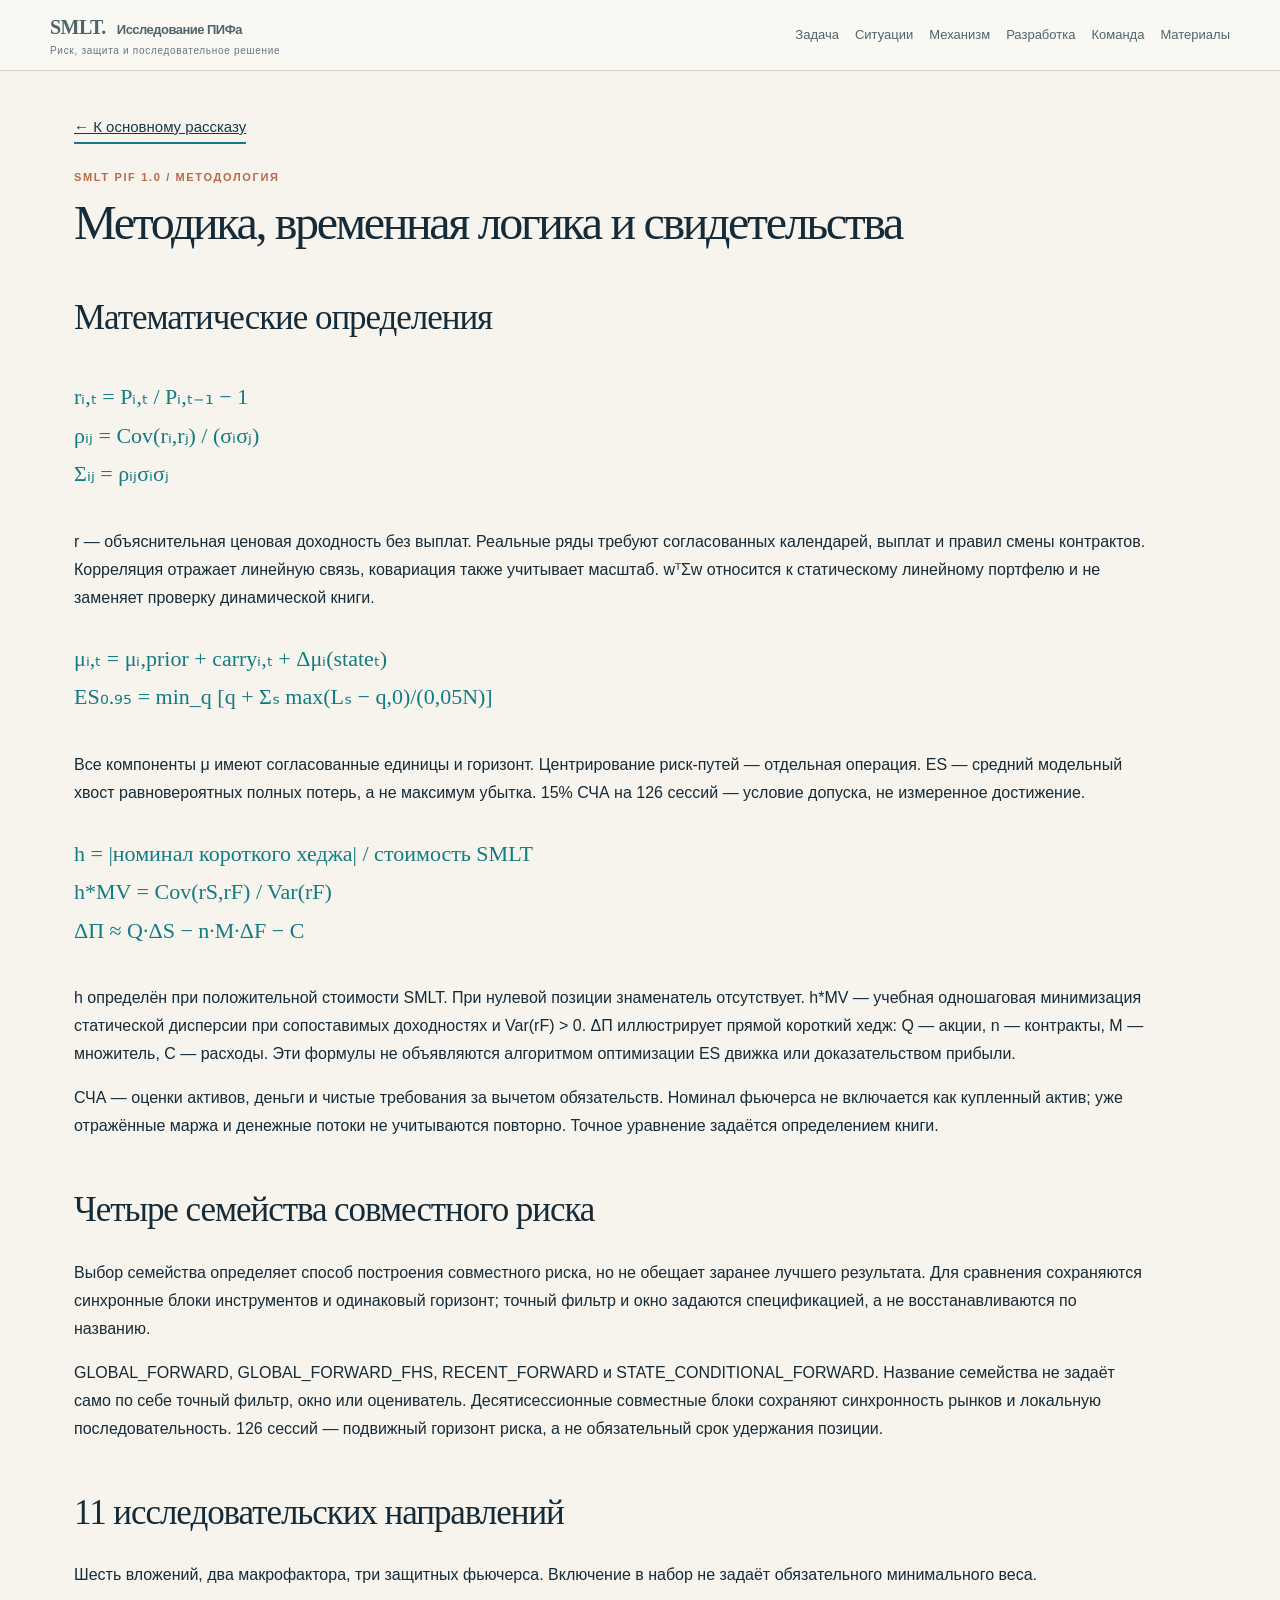
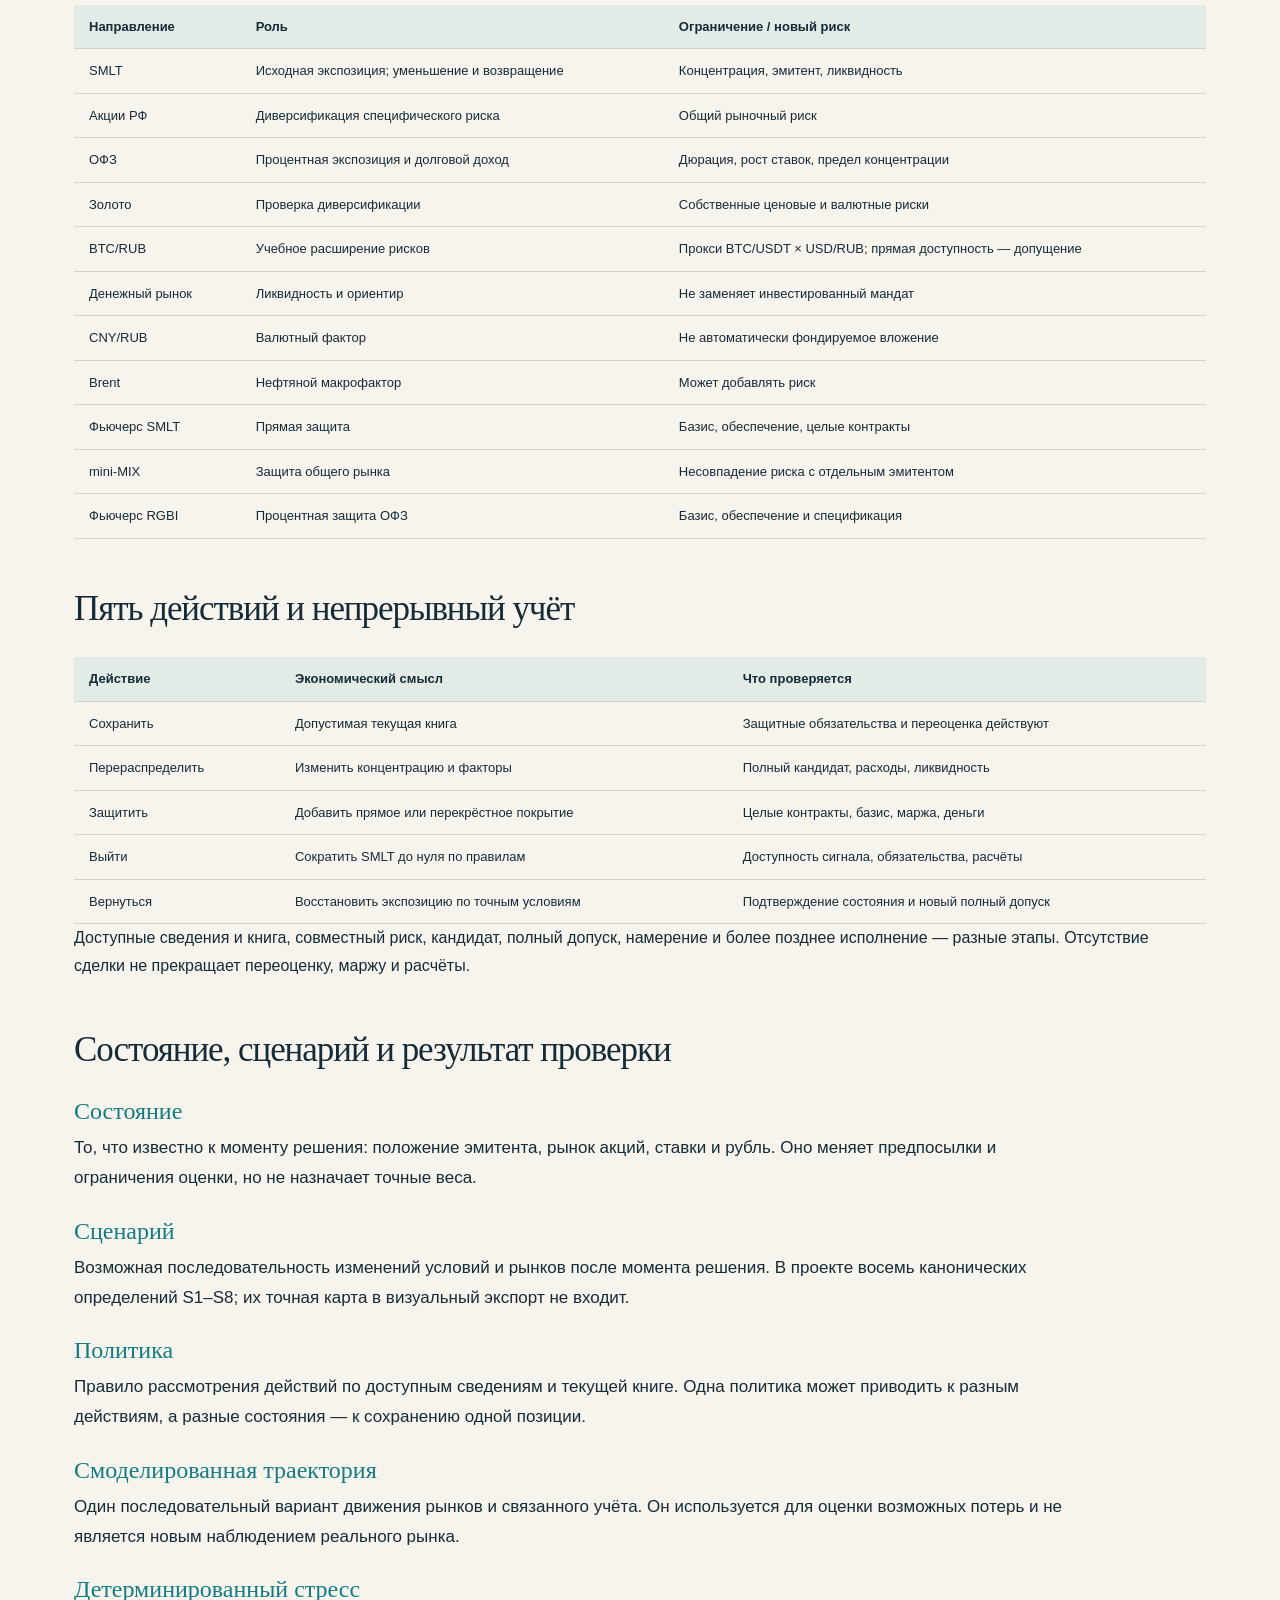
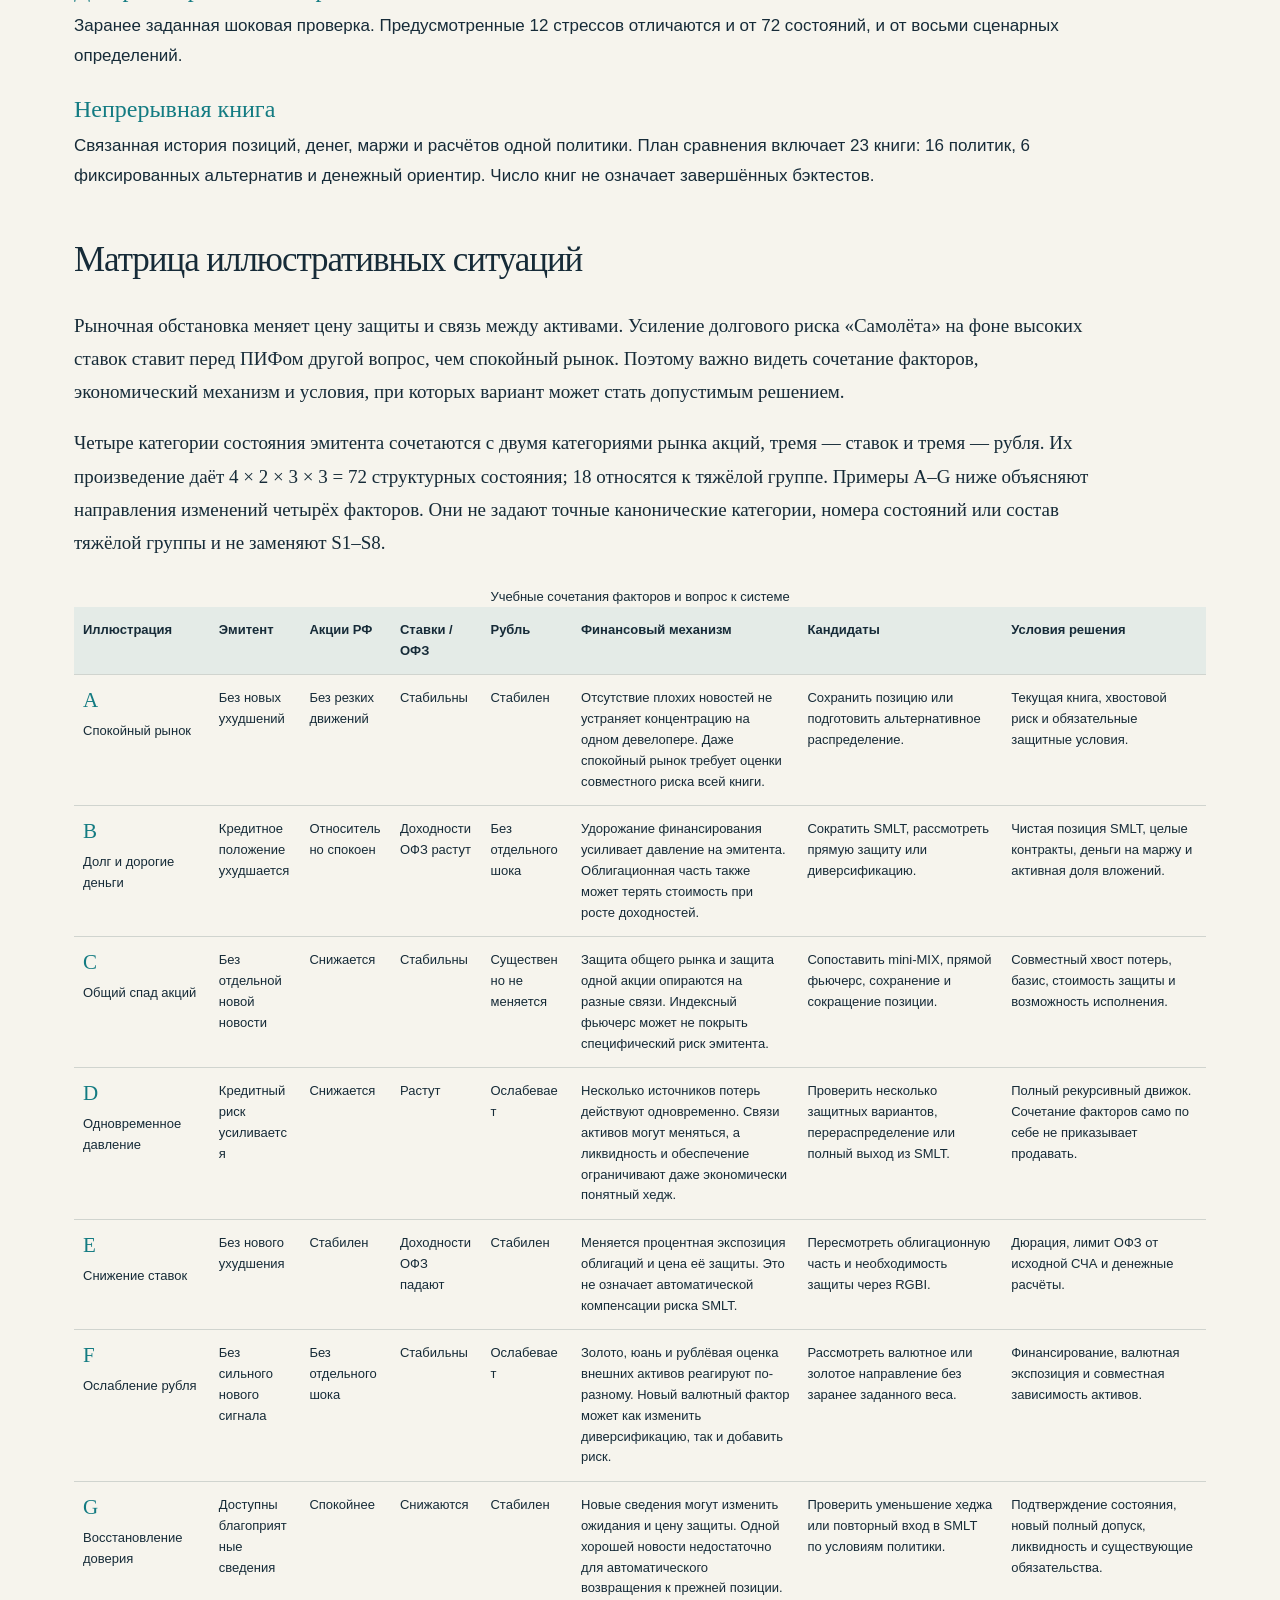
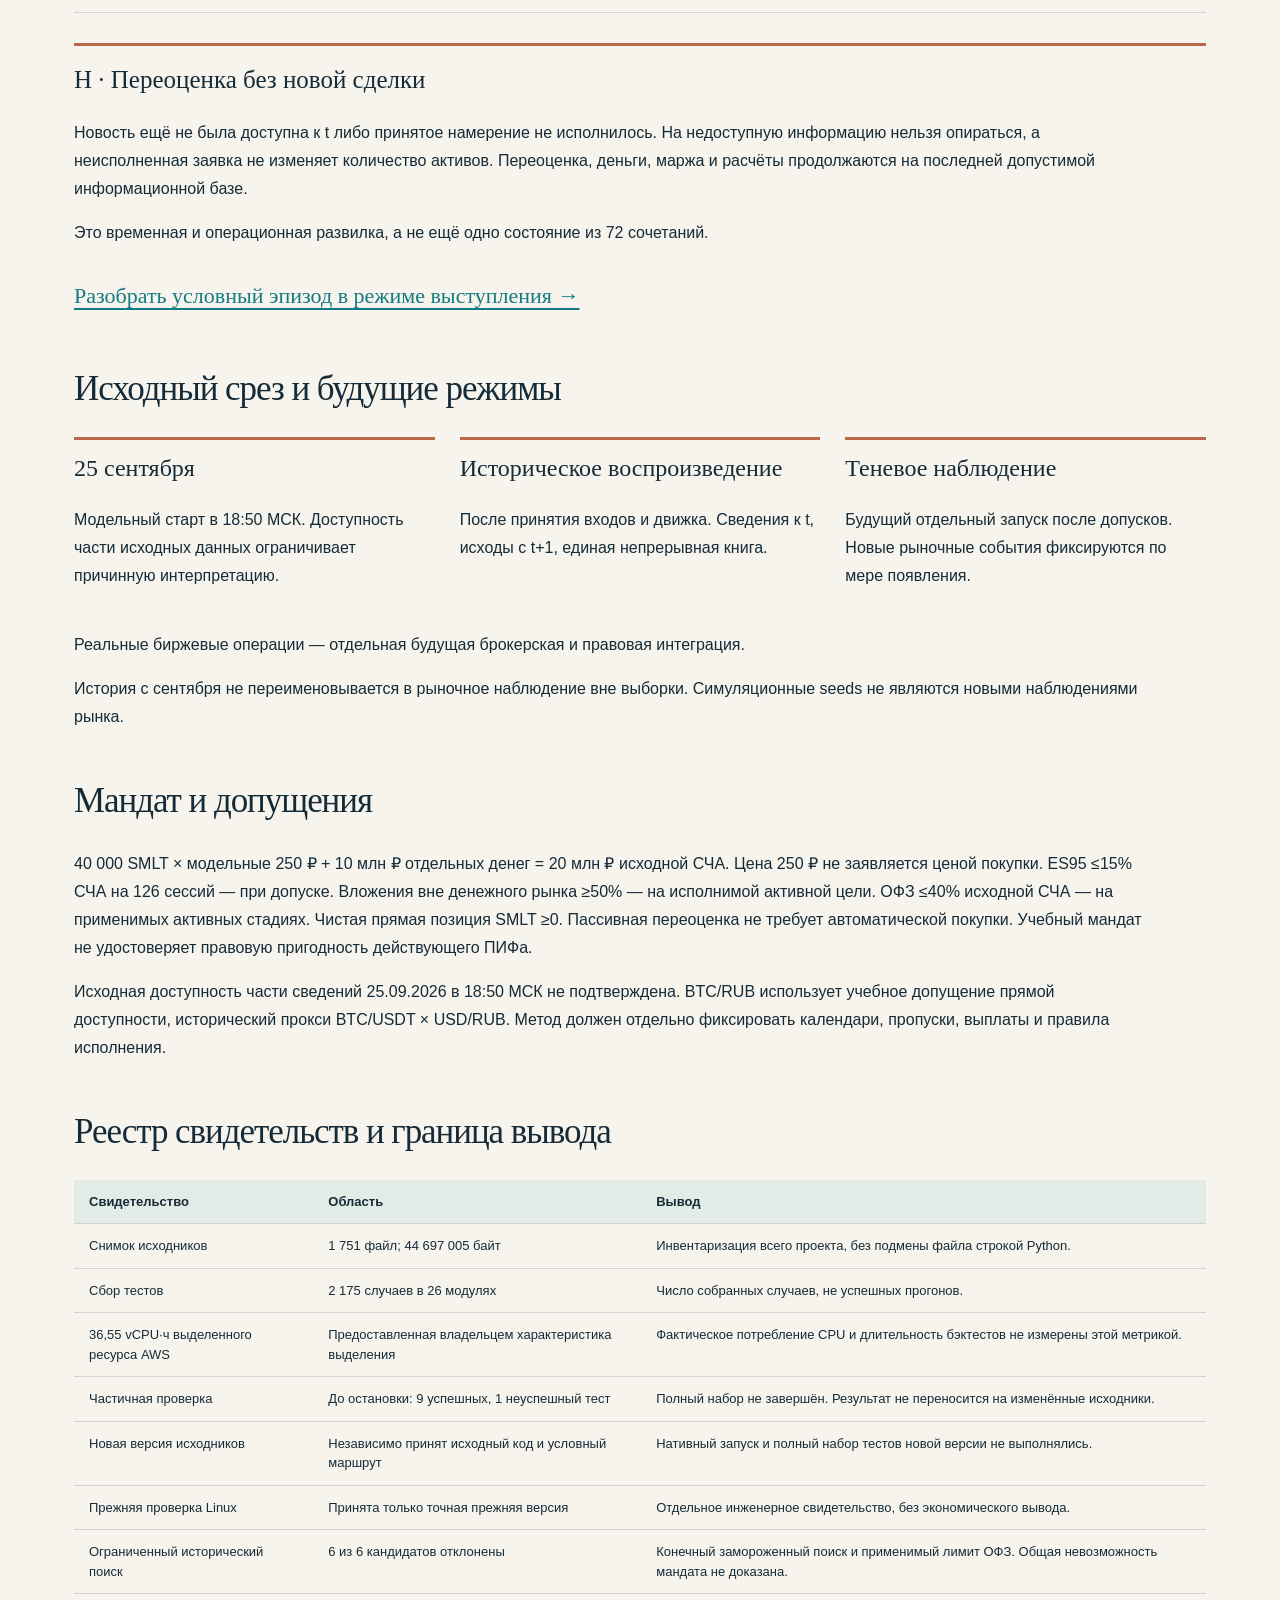
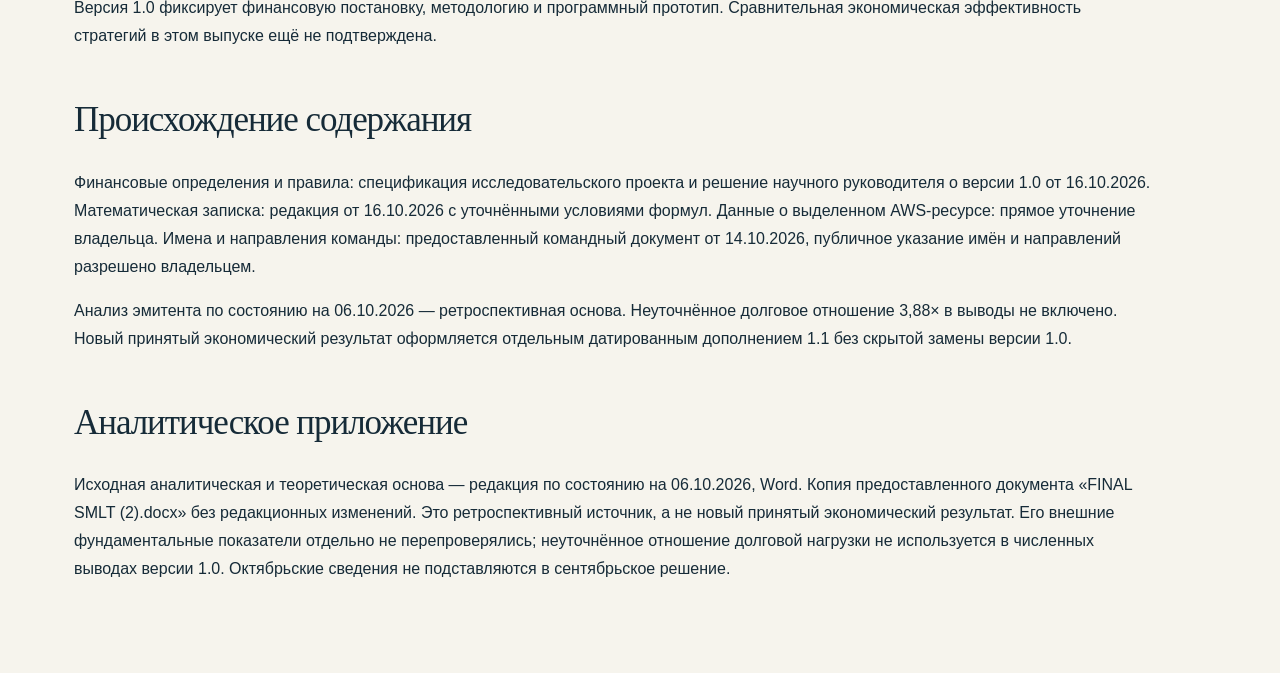
<file: appendix.html>
<!doctype html>
<html lang="ru"><head><meta http-equiv="Content-Security-Policy" content="default-src 'none'; script-src 'self' ; style-src 'self' 'unsafe-inline'; img-src 'self' data:; font-src 'self'; connect-src 'none'; object-src 'none'; base-uri 'none'; form-action 'none'"><meta name="referrer" content="no-referrer"><meta charset="utf-8"><meta name="viewport" content="width=device-width,initial-scale=1"><title>SMLT / ПИФ · Методика и матрица ситуаций</title><style>
:root{--paper:#f5f2e9;--white:#fffcf7;--ink:#162b38;--navy:#17384a;--teal:#137b82;--rust:#b36647;--sand:#d2a46b;--line:#d0d4cf;--muted:#657681;--dark:#10212e;--dark2:#1b3545;--max:1180px;--serif:Georgia,'Times New Roman',serif;--sans:Arial,Helvetica,sans-serif}
*{box-sizing:border-box}html{scroll-behavior:smooth}body{margin:0;color:var(--ink);background:var(--paper);font-family:var(--sans);line-height:1.52}a{color:inherit}button,select{font:inherit}button{cursor:pointer}button:focus-visible,a:focus-visible,select:focus-visible{outline:3px solid #d79b42;outline-offset:3px}h1,h2,h3,p{margin-top:0}h1,h2,.serif{font-family:var(--serif);font-weight:400}h1{font-size:clamp(45px,5.3vw,81px);line-height:1.04;letter-spacing:-.049em}h2{font-size:clamp(34px,3.8vw,58px);line-height:1.12;letter-spacing:-.037em;max-width:1030px}h3{font-size:24px;line-height:1.2}p{font-size:16px}.eyebrow{font-size:11px;font-weight:700;letter-spacing:.15em;text-transform:uppercase;color:var(--rust)}.micro{font-size:12px;line-height:1.56;color:var(--muted)}.number{font-family:var(--serif);font-size:clamp(35px,4vw,57px);letter-spacing:-.05em;line-height:1.12}.measure{font-size:12px;color:#637881}.note{border-left:3px solid var(--rust);padding:5px 0 5px 17px;color:#47616c;font:18px/1.5 var(--serif)}.link{color:var(--teal);text-decoration:underline;text-decoration-color:#a1c1bf;text-underline-offset:4px}
.sitebar{position:sticky;z-index:40;top:0;display:flex;align-items:center;gap:22px;min-height:71px;background:#faf8f2f5;border-bottom:1px solid var(--line);padding:12px max(20px,calc((100vw - var(--max))/2));backdrop-filter:blur(8px)}.brand{font-size:15px;font-weight:bold;white-space:nowrap;letter-spacing:-.035em}.brand b{font-family:var(--serif);font-size:20px;margin-right:8px}.brand small{font-size:10px;color:var(--muted);display:block;font-weight:400;letter-spacing:.07em}.sitebar .spacer{flex:1}.sitebar a{font-size:12px;text-decoration:none;color:#4f656c;white-space:nowrap}.btn{display:inline-flex;align-items:center;justify-content:center;gap:7px;background:var(--ink);color:#fff;border:1px solid var(--ink);padding:10px 16px;font-size:12px;font-weight:bold;letter-spacing:.02em;text-decoration:none}.btn.secondary{background:transparent;color:var(--ink)}.tagline{font-size:10px;letter-spacing:.07em;color:#7a5842;border:1px solid #e4c5a9;background:#f5e9dd;padding:7px 10px;white-space:nowrap}
.chapter{scroll-margin-top:72px;min-height:min(850px,95vh);padding:36px max(24px,calc((100vw - var(--max))/2)) 76px;border-bottom:1px solid #d9dcd4}.chapter:nth-of-type(even){background:#fbfaf5}.chapter-inner{max-width:var(--max);margin:auto}.chapterhead{display:flex;align-items:center;justify-content:space-between;color:#768288;font-size:11px;letter-spacing:.095em;text-transform:uppercase;border-bottom:1px solid var(--line);padding-bottom:18px;margin-bottom:47px}.chapterhead b{color:var(--teal)}.intro{display:grid;grid-template-columns:1.16fr .84fr;gap:64px;align-items:end}.intro h1{max-width:760px;margin:0 0 25px}.intro p{font-size:19px;line-height:1.6;color:#536876}.hero-visual{margin-top:38px;display:grid;grid-template-columns:1.65fr 1fr;gap:18px}.panel{background:var(--white);border:1px solid var(--line);padding:26px 29px}.panel.tint{background:#e5ece8}.panel.sand{background:#f0e9db}.book-amount{margin:15px 0 4px}.twobar{display:flex;width:100%;height:24px;margin:23px 0 16px}.twobar span:first-child{width:50%;background:var(--navy)}.twobar span:last-child{width:50%;background:var(--sand)}.book-legend{display:grid;grid-template-columns:1fr 1fr;gap:18px}.book-legend strong{font-size:16px}.book-legend small{display:block;color:var(--muted);margin-top:4px;font-size:12px}.swatch{display:inline-block;width:9px;height:9px;background:var(--navy);margin-right:8px}.swatch.cash{background:var(--sand)}.mandate-line{display:flex;gap:14px;align-items:baseline;justify-content:space-between;padding:12px 0;border-bottom:1px solid #cdd8d3}.mandate-line:last-child{border-bottom:0}.mandate-line strong{font:27px var(--serif);white-space:nowrap}.mandate-line span{font-size:12px;color:#5e7279;max-width:195px}.chapter-lead{max-width:850px;margin-bottom:30px;color:#516774;font-size:17px;line-height:1.67}
.hypotheses{display:grid;grid-template-columns:repeat(5,1fr);gap:10px}.hypo{padding:21px 18px;min-height:252px;border-top:4px solid var(--teal);background:var(--white)}.hypo:nth-child(2),.hypo:nth-child(5){border-color:var(--rust)}.hypo:nth-child(3){border-color:#ae9369}.hypo .n{font-size:11px;color:var(--muted)}.hypo h3{font:22px/1.19 var(--serif);margin:30px 0 14px}.hypo p{font-size:13px;line-height:1.5;color:#5b7079}.subhead{font:26px var(--serif);margin:30px 0 15px}
.asset-tabs{display:flex;gap:8px;flex-wrap:wrap;margin-bottom:17px}.asset-tabs button,.toggle button{border:1px solid #b7c7c8;background:transparent;color:#365361;font-size:12px;padding:11px 17px}.asset-tabs button.active,.toggle button.active{background:var(--navy);border-color:var(--navy);color:white}.asset-grid{display:grid;grid-template-columns:repeat(3,1fr);gap:12px}.asset{background:var(--white);border:1px solid var(--line);padding:21px;min-height:174px}.asset .kind{font-size:10px;letter-spacing:.09em;text-transform:uppercase;color:var(--teal);font-weight:bold}.asset h3{font:26px var(--serif);margin:15px 0 12px}.asset p{font-size:13px;color:#526974;margin:0;line-height:1.57}.asset-foot{display:flex;justify-content:space-between;align-items:center;gap:12px;font-size:11px;color:#6b7c7f;border-top:1px solid var(--line);margin-top:22px;padding-top:16px}
.twocol{display:grid;grid-template-columns:1.32fr .9fr;gap:17px}.heat{padding:24px;background:var(--white);border:1px solid var(--line)}.heatgrid{display:grid;grid-template-columns:90px repeat(6,minmax(0,1fr));gap:4px;align-items:stretch;margin:20px 0}.heatgrid .lab{font-size:10px;align-self:center;text-align:center;color:#60757b}.heatgrid .lab.row{text-align:right;padding-right:6px}.heatgrid .cell{height:45px;border:1px solid #d9e4e1;background:repeating-linear-gradient(135deg,#edf2ef,#edf2ef 8px,#e7edeb 8px,#e7edeb 16px);display:flex;align-items:center;justify-content:center;color:#8ca29c}.heatgrid .cell.diag{background:#dfe9e5}.risk-side{display:flex;flex-direction:column;gap:14px}.pillbox{padding:24px;background:#e4ebe7;border:1px solid #d5dfdb;flex:1}.pillbox.warm{background:#f0e8da}.pillbox h3{font:28px var(--serif);margin:12px 0}.pillbox p{font-size:13px;color:#576b73}.toggle{display:flex;gap:5px;flex-wrap:wrap}.factor{display:grid;grid-template-columns:repeat(4,1fr);gap:1px;margin-top:19px;background:#cad7d3}.factor div{background:#e7ede9;padding:13px 16px}.factor strong{font:25px var(--serif)}.factor small{display:block;font-size:12px;color:#6a7d7f}
.chrono{position:relative;padding:4px 0 18px}.chrono:before{content:"";position:absolute;left:32px;top:22px;bottom:25px;width:1px;background:#9aafb0}.event{display:grid;grid-template-columns:68px 1fr;gap:20px;margin:0 0 12px;position:relative}.event .bullet{height:27px;width:27px;border:2px solid var(--teal);background:var(--paper);border-radius:50%;margin:12px auto;position:relative;z-index:1}.event .content{background:var(--white);border:1px solid var(--line);padding:16px 23px}.event .content h3{font:24px var(--serif);margin:3px 0 7px}.event .content p{font-size:13px;color:#526973;margin:0}.event .content strong{font-size:10px;color:var(--rust);text-transform:uppercase;letter-spacing:.1em}.clockribbon{display:flex;gap:8px;align-items:stretch;margin-top:19px}.clockribbon div{flex:1;background:#e4ebe8;padding:17px}.clockribbon div:last-child{background:#dce5ea}.clockribbon strong{display:block;font-size:11px;letter-spacing:.08em;text-transform:uppercase}.clockribbon small{font-size:12px;color:#56707a}.clockribbon .arrow{flex:0;align-self:center;background:none;font-size:22px;color:var(--teal)}
.source-table,.results-table{width:100%;border-collapse:collapse;background:var(--white);font-size:13px}.source-table th,.results-table th{text-align:left;font-size:10px;text-transform:uppercase;letter-spacing:.1em;background:#e4ebe6;padding:14px}.source-table td,.results-table td{border-bottom:1px solid var(--line);padding:14px;vertical-align:top;color:#475f68}.source-table td:first-child,.results-table td:first-child{font-weight:bold;color:var(--ink)}.source-table tr:last-child td,.results-table tr:last-child td{border-bottom:none}.status{font-size:10px;font-weight:700;letter-spacing:.03em;color:#87613b;background:#f1e7d6;padding:5px 8px;white-space:nowrap;display:inline-block}.status.ok{color:#17656d;background:#dfece9}.status.missing{background:#e9edec;color:#516970}.source-callout{display:grid;grid-template-columns:repeat(3,1fr);gap:13px;margin-top:18px}.source-callout .panel{padding:20px}.source-callout h3{font:23px var(--serif);margin:10px 0}.source-callout p{font-size:12px;color:#597079}
.engine{background:var(--dark);color:#e3eef2;padding:27px 29px;box-shadow:0 18px 45px #0e243522}.enginehead{display:flex;justify-content:space-between;align-items:center;font-size:11px;color:#a9c0c9;border-bottom:1px solid #365261;padding-bottom:17px;gap:20px}.stepgrid{display:grid;grid-template-columns:repeat(6,1fr);gap:6px;margin:19px 0}.stepgrid button{background:var(--dark2);color:#bed1d7;text-align:left;border:1px solid #38596c;padding:10px 9px;min-height:78px;font-size:12px}.stepgrid button span{display:block;color:#92a8b3;font-size:10px;margin-bottom:10px}.stepgrid button.active{background:#e4eeeb;color:#102d38;border-color:#e4eeeb}.enginebody{display:grid;grid-template-columns:1.4fr .65fr;gap:24px;margin-top:15px}.eng-desc{padding:10px 28px 20px 0;border-right:1px solid #345261}.eng-desc h3{font:36px/1.14 var(--serif);margin:14px 0}.eng-desc p{font-size:14px;line-height:1.7;color:#bbcad2;min-height:92px}.eng-meta{display:grid;grid-template-columns:1fr 1fr;gap:10px}.eng-meta div{border:1px solid #3e5865;padding:11px;color:#e1ebed;font-size:12px}.eng-meta small{display:block;color:#90a9b5}.eng-side{padding:13px 0}.eng-side .receipt-num{font:54px var(--serif);color:#e6c48f;margin:13px 0}.eng-side p{font-size:12px;color:#b3c4ce;line-height:1.6}.eng-side b{color:#f1dec4}.engine-coda{display:flex;justify-content:space-between;gap:14px;flex-wrap:wrap;margin-top:14px;color:#768991;font-size:12px}
.outcomes{display:grid;grid-template-columns:repeat(3,1fr);gap:12px;margin-bottom:20px}.outcome{background:var(--white);padding:25px;border-top:4px solid var(--teal)}.outcome h3{font:27px var(--serif);margin:10px 0}.outcome p{font-size:13px;color:#506872}.outcome:nth-child(2){border-color:var(--rust)}.outcome:nth-child(3){border-color:var(--sand)}.unknown-chart{min-height:212px;border:1px solid var(--line);background:linear-gradient(180deg,transparent 25%,#e5e9e530 25% 26%,transparent 26% 50%,#e5e9e530 50% 51%,transparent 51% 75%,#e5e9e530 75% 76%,transparent 76%),var(--white);padding:24px;display:flex;align-items:center;justify-content:center;text-align:center}.unknown-chart div{max-width:480px}.unknown-chart b{font:28px var(--serif)}.unknown-chart p{font-size:13px;color:#617681}
.asset-presenter-summary{display:none}.presenting .asset-presenter-summary{display:grid;grid-template-columns:repeat(3,1fr);gap:14px}.presenting #assets .asset-grid,.presenting #assets .asset-tabs{display:none}.presenting .asset-presenter-summary .panel{min-height:335px}.presenting .asset-presenter-summary h3{font:30px var(--serif);margin:16px 0}.presenting .asset-presenter-summary p{font-size:14px;color:#516875}.presenting #engine .chapter-lead{display:none}.presenting #engine h2{font-size:clamp(32px,3.2vw,44px);margin-bottom:18px}.presenting #engine .engine{padding:19px 24px}.presenting #engine .stepgrid button{min-height:58px}.presenting #engine .eng-desc p{min-height:65px}.agentflow{display:grid;grid-template-columns:repeat(5,1fr);gap:9px}.agentflow .cell{border:1px solid #c6d5d1;background:var(--white);min-height:145px;padding:21px 15px}.agentflow .cell b{font:24px var(--serif);display:block;margin-bottom:14px}.agentflow .cell p{font-size:12px;color:#5c7278;margin:0}.agentflow .cell.emphasized{background:#e0ebe9;border-color:#b0cecc}.agentmini{display:grid;grid-template-columns:1fr 1fr;gap:15px;margin-top:18px}.agentmini .panel{min-height:150px}.agentmini h3{font:25px var(--serif)}.wrapup{display:grid;grid-template-columns:repeat(3,1fr);gap:13px}.wrapup .panel{min-height:270px}.wrapup .panel h3{font:30px var(--serif);margin:12px 0}.wrapup li{font-size:13px;margin:9px 0;color:#526a73}.wrapup ul{padding-left:18px}
.chap-footer{display:flex;align-items:center;justify-content:space-between;gap:20px;border-top:1px solid var(--line);margin-top:35px;padding-top:18px;color:#718086;font-size:11px}.chap-footer a{text-decoration:none;color:var(--teal);font-weight:bold}.docfoot{padding:40px max(20px,calc((100vw - var(--max))/2));background:#e8ebe5;color:#536a73;font-size:12px}.docfoot a{color:var(--ink)}
.presenter{display:none;position:fixed;right:22px;bottom:16px;z-index:80;align-items:center;gap:10px;color:#fff;background:#152d3a;padding:12px 14px;box-shadow:0 10px 34px #0003}.presenter button{border:1px solid #73909c;color:#fff;background:transparent;padding:7px 11px}.presenter button:disabled{opacity:.35;cursor:not-allowed}.presenter .timer{font-variant-numeric:tabular-nums;color:#f4d69a;min-width:59px}.presenter .chaptercount{font-size:11px}.presenting .presenter{display:flex}.presenting .sitebar,.presenting .docfoot{display:none}.presenting .chapter{display:none;min-height:100vh;padding-top:24px}.presenting .chapter.present-current{display:block}.presenting .chapter-inner{max-width:var(--max)}.presenting .chapterhead{margin-bottom:29px}.presenting h2{font-size:clamp(32px,3.5vw,53px)}.presenting .chapter-lead{margin-bottom:23px}.presenting .chap-footer{display:none}
@media(max-width:1000px){.sitebar{gap:10px}.sitebar .optional{display:none}.hypotheses{grid-template-columns:repeat(3,1fr)}.asset-grid{grid-template-columns:repeat(2,1fr)}.stepgrid{grid-template-columns:repeat(3,1fr)}.intro{gap:30px}.agentflow{grid-template-columns:repeat(3,1fr)}}
@media(max-width:700px){.sitebar{padding:10px 16px;min-height:64px}.sitebar .tagline,.sitebar .optional{display:none}.sitebar .brand{font-size:13px}.sitebar .brand b{font-size:17px}.sitebar a{font-size:11px}.btn{padding:9px}.chapter{padding:24px 17px 55px;min-height:0;scroll-margin-top:64px}.chapterhead{margin-bottom:30px;font-size:9px}.intro,.hero-visual,.twocol,.enginebody,.agentmini{grid-template-columns:1fr}.intro h1{font-size:46px}.intro p{font-size:16px}.hero-visual{gap:9px}.panel{padding:20px}.book-amount{font-size:43px}.hypotheses,.asset-grid,.outcomes,.wrapup,.source-callout{grid-template-columns:1fr}.hypo{min-height:0}.hypo h3{margin:14px 0 9px}.asset{min-height:0}.asset-grid{gap:8px}.factor{grid-template-columns:repeat(2,1fr)}.heat{padding:11px}.heatgrid{grid-template-columns:61px repeat(6,minmax(0,1fr));gap:2px}.heatgrid .cell{height:35px}.heatgrid .lab{font-size:8px}.heatgrid .lab.row{text-align:left}.clockribbon{flex-direction:column}.clockribbon .arrow{align-self:center;transform:rotate(90deg)}.source-table,.results-table{display:block;overflow-x:auto;max-width:100%;white-space:normal}.source-table{font-size:11px}.source-table td,.source-table th,.results-table td,.results-table th{min-width:105px;padding:10px}.engine{padding:16px}.stepgrid{grid-template-columns:repeat(2,1fr)}.eng-desc{border-right:0;border-bottom:1px solid #3a5161;padding:0 0 14px}.eng-desc h3{font-size:29px}.eng-meta{grid-template-columns:1fr}.agentflow{grid-template-columns:1fr 1fr}.agentflow .cell{min-height:110px;padding:13px}.presenter{left:7px;right:7px;bottom:7px;justify-content:space-between;gap:4px}.presenter button{padding:6px}.presenting .chapter{padding-bottom:88px}.presenting .hypotheses{grid-template-columns:1fr 1fr}.presenting .hypo{padding:10px}.presenting .hypo p{font-size:11px}.presenting .hypo h3{font-size:18px}.presenting .chapterhead{margin-bottom:15px}.presenting .asset-presenter-summary{grid-template-columns:1fr}.presenting .asset-presenter-summary .panel{min-height:0}.presenting #engine h2{font-size:30px}}
@media print{.sitebar,.presenter,.chap-footer,.docfoot .btn{display:none!important}.chapter,.presenting .chapter{display:block!important;min-height:0;page-break-after:always;padding:15mm 8mm;border:0}.chapterhead{margin-bottom:13mm}.engine{print-color-adjust:exact;-webkit-print-color-adjust:exact}.panel,.asset,.hypo{break-inside:avoid}body{background:white}.chap-footer{display:none}}

:root{--paper:#F6F4ED;--rust:#BA6847;--dark:#101E29}input:focus-visible,summary:focus-visible{outline:3px solid #d79b42;outline-offset:3px}.sitebar{flex-wrap:wrap}.sitebar .spacer{min-width:0}.chapter{min-height:0}.chapterhead{margin-bottom:28px}h2{font-size:clamp(32px,3.1vw,50px);letter-spacing:-.03em}.scope-line{font-size:13px;color:#657681;border-top:1px solid #D0D4CF;padding-top:13px;margin-top:22px}.snapshot-banner{padding:15px max(24px,calc((100vw - var(--max))/2));font-size:13px;background:#e4ebe7}.flat-grid{display:grid;grid-template-columns:repeat(3,1fr);gap:26px}.flat-grid.four{grid-template-columns:repeat(4,1fr)}.flat-item{min-width:0;overflow-wrap:anywhere;border-top:3px solid #137B82;padding:16px 0}.flat-item h3{font:27px Georgia;margin:8px 0 14px}.flat-item p{font-size:15px}.team-grid{display:grid;grid-template-columns:repeat(6,1fr);gap:14px}.team-photo{height:150px;background:#e7ede9;border:1px dashed #9aafb0;display:flex;align-items:center;justify-content:center;color:#657681;font-size:13px}.team-member h3{font:22px Georgia;margin:18px 0 8px}.team-member p{font-size:13px;color:#657681}.diagram-flow{display:flex;align-items:stretch;gap:14px}.diagram-flow .flow-node{flex:1;border-top:4px solid #137b82;background:#fffcf7;padding:18px}.diagram-flow .flow-node h3{font:25px Georgia}.flow-arrow{align-self:center;color:#137b82;font-size:26px}.split-flow{display:grid;grid-template-columns:1fr 1fr;gap:30px}.split-flow article{border-left:4px solid #137b82;padding:20px 26px;background:#fffcf7}.split-flow article:nth-child(2){border-color:#ba6847}.split-flow h3{font:29px Georgia}.mini-label{font-size:12px;color:#657681}.block-strip{display:grid;grid-template-columns:repeat(10,1fr);gap:3px;margin:16px 0}.block-strip span{height:36px;background:#dce8e4;display:flex;align-items:center;justify-content:center;font-size:11px;color:#365361}.factor-tree{display:grid;grid-template-columns:repeat(4,1fr);gap:18px}.factor-axis{border-top:4px solid #137B82;padding:12px;background:#fffcf7}.factor-axis h3{font:27px Georgia}.factor-slots{display:flex;gap:6px;flex-wrap:wrap}.factor-slots span{border:1px solid #cad7d3;padding:10px;font-size:13px}.product-line{font:36px Georgia;text-align:center;margin:25px 0;color:#17384a}.horizon-line{display:grid;grid-template-columns:100px 1fr;gap:18px;align-items:center;margin:16px 0}.horizon-bar{background:#e4ebe7;padding:15px;border-right:5px solid #ba6847}.horizon-line.later .horizon-bar{margin-left:45px}.teaching{background:#101E29;color:#e3eef2;padding:26px}.teaching .label-warning{font-size:13px;font-weight:bold;color:#e6c48f;line-height:1.5;border-bottom:1px solid #3e5865;padding-bottom:16px}.teaching h3{font:29px Georgia}.branch-select{display:flex;gap:8px;flex-wrap:wrap;margin:18px 0}.branch-select button{border:1px solid #9fb8bd;background:transparent;color:#e3eef2;padding:11px 15px;font:14px Arial}.branch-select button.active{background:#e4eeeb;color:#162b38}.teaching-controls{display:grid;grid-template-columns:repeat(5,1fr);gap:12px;padding:20px 0}.teaching-controls label{font-size:12px;color:#bed1d7}.teaching-controls select{width:100%;font:14px Arial;padding:10px;margin-top:8px;background:#fffcf7;color:#162b38}.fork-map{display:grid;grid-template-columns:1fr 1fr;gap:20px}.fork-map article{border:1px solid #38596c;padding:16px}.fork-map article p{font-size:14px;color:#bed1d7}.fork-map h3{font:25px Georgia}.branch-outcome{border-left:3px solid #dfb37d;padding:13px 18px;margin-top:18px;font:22px/1.4 Georgia}.engine-proof{display:grid;grid-template-columns:1.4fr 1fr;gap:26px}.engine-proof .panel{border:none}.book-loop{border-top:2px solid #137b82;padding:17px 0;margin:18px 0}.evidence-columns{display:grid;grid-template-columns:1fr 1fr;gap:26px}.evidence-columns article{border-top:3px solid #137b82;padding:18px 0}.evidence-columns article:nth-child(2){border-color:#ba6847}.evidence-columns h3{font:30px Georgia}.result-variant{font:13px Arial;padding:10px 15px;background:#17384a;color:white;border:0;margin:0 8px 15px 0}.assumption-inset{border-left:3px solid #ba6847;padding:12px 20px;background:#f0e9db}.assumption-inset p{font-size:14px;margin:9px 0}.catalog-toolbar{display:flex;gap:15px;flex-wrap:wrap;align-items:center}.catalog-toolbar input,.catalog-toolbar select{font:16px Arial;padding:10px;border:1px solid #9aafb0;max-width:100%}.table-wrap{max-width:100%;overflow:auto}.table-wrap:focus-visible{outline:3px solid #d79b42}table{border-collapse:collapse;width:100%;font:13px/1.5 Arial}td,th{padding:11px;border-bottom:1px solid #cad7d3;text-align:left;vertical-align:top;overflow-wrap:anywhere}th{background:#e4ebe7}pre{white-space:pre-wrap;overflow-wrap:anywhere}code{overflow-wrap:anywhere}details{border-bottom:1px solid #cad7d3}summary{cursor:pointer;padding:15px 0;font:24px Georgia}.appendix-main{max-width:1180px;margin:auto;padding:40px 24px}.appendix-main section{margin:45px 0;scroll-margin-top:110px}.appendix-main h1{font-size:48px}.appendix-main h2{font-size:35px}.appendix-main h3{font:25px Georgia}.appendix-main p{max-width:1080px}.inspector-links{display:flex;gap:10px;flex-wrap:wrap;margin:18px 0}.inspector-links a{border-bottom:1px solid #137b82;padding:6px 0;font-size:13px}.presenting .snapshot-banner,.presenting .sitebar,.presenting .docfoot{display:none}.presenting .chapter{min-height:720px;max-width:none;padding:20px 50px 74px;box-sizing:border-box}.presenting .chapterhead{margin-bottom:20px}.presenting h2{font-size:38px;margin:0 0 18px}.presenting .chapter-lead{display:none}.presenting #assets .asset-grid{display:grid;grid-template-columns:repeat(4,1fr)}.presenting #assets .asset-tabs{display:flex}.presenting .asset{padding:12px;min-height:0}.presenting .asset h3{font-size:20px;margin:8px 0}.presenting .asset p{font-size:11px}.presenting .asset .cost{display:none}.presenting .team-photo{height:130px}.presenting .teaching-controls{padding:12px 0}.presenting .fork-map article{padding:10px}.presenting .branch-outcome{font-size:18px}.presenting .scope-line{font-size:12px;margin-top:15px;padding-top:10px}.presenting .model-detail{display:none}.presenting .flat-item h3{font-size:23px}.presenting .flat-item p{font-size:13px}
@media(max-width:900px){.team-grid{grid-template-columns:repeat(3,1fr)}.flat-grid.four{grid-template-columns:repeat(2,1fr)}.factor-tree{grid-template-columns:repeat(2,1fr)}.teaching-controls{grid-template-columns:repeat(2,1fr)}}
.presenting #engine .book-loop{padding:12px 0;margin:14px 0}.presenting .teaching{padding:18px}.presenting .branch-select{margin:12px 0}.presenting .teaching p{font-size:13px;line-height:1.45;margin:10px 0}.presenting .fork-map h3{font-size:21px;margin:0 0 10px}.presenting .fork-map article p{font-size:12px;line-height:1.35;margin:8px 0}.presenting .branch-outcome{font-size:16px;padding:10px;margin-top:12px}.presenting .teaching-controls select{font-size:12px}.presenting #risk .flat-item p{display:none}.presenting .block-strip{margin:10px 0}.presenting .product-line{margin:17px 0}.presenting .factor-slots span{padding:8px}.presenting .horizon-bar{padding:12px}.presenting .horizon-line{margin:12px 0}.presenting .teaching .label-warning{padding-bottom:10px}
@media(max-width:700px){.flat-grid.four{grid-template-columns:1fr}.flat-grid,.split-flow,.engine-proof,.evidence-columns,.fork-map{grid-template-columns:1fr}.team-grid{grid-template-columns:repeat(2,1fr)}.diagram-flow{flex-direction:column}.flow-arrow{transform:rotate(90deg)}.sitebar{gap:10px;padding:12px 16px}.sitebar a{white-space:normal}.factor-axis h3{font-size:23px}.product-line{font-size:29px}.presenting .asset-grid{grid-template-columns:repeat(2,1fr)}.presenting .chapter{min-height:0}.presenting h2{font-size:32px}.appendix-main{padding:25px 17px}.appendix-main h1{font-size:38px}.block-strip span{font-size:9px}.teaching{padding:17px}.teaching-controls{grid-template-columns:1fr}.horizon-line{grid-template-columns:60px 1fr}.horizon-line.later .horizon-bar{margin-left:15px}.catalog-toolbar input{width:100%}}
@media(prefers-reduced-motion:reduce){html{scroll-behavior:auto}*{transition:none!important;animation:none!important}}
@media print{.sitebar,.presenter,.branch-select,.teaching-controls,.result-variant,.catalog-toolbar{display:none!important}.chapter,.presenting .chapter{display:block!important;min-height:0!important;padding:12mm 8mm}.chapterhead{margin-bottom:20px}h2{font-size:30px}.team-grid{grid-template-columns:repeat(3,1fr)}.team-photo{height:95px}.diagram-flow{flex-direction:row}.flow-arrow{transform:none}.flat-grid.four,.asset-grid{grid-template-columns:repeat(2,1fr)}.factor-tree{grid-template-columns:repeat(4,1fr)}.teaching,.factor-axis{print-color-adjust:exact}.teaching .label-warning{font-size:11px}.table-wrap{overflow:visible}table{table-layout:fixed;font-size:9px}td,th{font-size:9px;padding:5px}thead{display:table-header-group}tr{break-inside:avoid}section,details,article{break-inside:auto}.flat-item,.team-member,.asset{break-inside:avoid}.appendix-main h2{break-after:avoid}.appendix-main section{margin:25px 0}.appendix-main{padding:5mm}.appendix-main h1{font-size:30px}.engine-proof{grid-template-columns:1fr 1fr}.fork-map{grid-template-columns:1fr 1fr}.docfoot{page-break-before:avoid}.scope-line{font-size:10px}}

.team-photo{height:auto;aspect-ratio:4/5}.presenting .team-photo{height:auto;aspect-ratio:4/5}.project-description{font:23px/1.45 Georgia;max-width:1100px;border-left:3px solid #137b82;padding:15px 20px;margin:0 0 28px}.nav-definition{font-size:14px;color:#657681}.presenting .project-description{display:none}.presenting .nav-definition{font-size:12px;margin:8px 0}.presenting #risk .flat-item h3{font-size:20px}.presenting #states .factor-slots span{font-size:12px;padding:6px}.presenting #states .horizon-line{display:none}.presenting #engine .book-loop{font-size:13px}.presenting #problem .panel{padding:20px}.presenting #problem .panel p{font-size:14px;line-height:1.45;margin:12px 0}.presenting #problem .panel h3{font-size:24px;margin:0 0 15px}.presenting #problem .number{font-size:42px}.presenting #problem .hero-visual{grid-template-columns:1fr 1fr}.presenting #risk .split-flow article{padding:10px 20px}.presenting #risk .split-flow h3{font-size:26px;margin:4px 0 12px}.presenting #risk .split-flow p{margin:10px 0;font-size:14px}.presenting #risk .flat-item{padding:10px 0}.presenting #risk .flat-item h3{margin:5px 0}.presenting #risk .flat-item p.mini-label{display:block;font-size:12px}.presenting #states .factor-axis{padding:10px}.presenting #states .horizon-line{margin:8px 0}.presenting #engine .scope-line{margin-top:8px}
.joint-block{border:2px solid #137b82;padding:10px}.joint-row{display:grid;grid-template-columns:180px repeat(10,1fr);gap:4px;margin:5px 0}.joint-row b{font-size:13px;align-self:center}.joint-row span{height:18px;background:#17384a}.joint-row:nth-child(2) span{background:#137b82}.source-families{font:20px/1.6 Georgia;margin-top:18px}.roadmap{display:grid;grid-template-columns:repeat(4,1fr);gap:26px;margin:25px 0;padding-left:26px}.roadmap li{font:24px/1.4 Georgia;padding:14px;border-top:3px solid #137b82}.teaching select:disabled{opacity:.55;cursor:not-allowed}.presenting #data .diagram-flow p{font-size:12px}.presenting #data .flow-node{padding:12px}.presenting #data .source-families{font-size:16px;margin-top:12px}.presenting #data .assumption-inset{padding:8px 15px}.presenting #data .assumption-inset p{font-size:12px}.presenting #engine .book-loop{font-size:14px;padding:8px 0;margin:9px 0}.presenting #engine h3{font-size:26px}.presenting #engine p{font-size:14px}.presenting .joint-row b{font-size:12px}.presenting #decision .fork-map{display:none}.presenting .roadmap li{font-size:23px}@media(max-width:700px){.joint-row{grid-template-columns:80px repeat(10,1fr)}.joint-row b{font-size:10px}.joint-row span{height:15px}.roadmap{grid-template-columns:1fr 1fr;gap:15px}.roadmap li{font-size:20px}}

.sitebar{gap:15px}.sitebar .brand a{text-decoration:none}.sitebar a{font-size:13px}.team-grid{gap:20px}.team-member{min-width:0}.team-photo{display:block;width:100%;height:auto;aspect-ratio:4/5;object-fit:cover;object-position:50% 42%;border:0;background:#e7ede9}.team-member h3{font:25px/1.15 Georgia;margin:18px 0 10px}.team-member p{font:14px/1.45 Arial;color:var(--muted)}.team-member h3 span{display:block}.team-full{margin:35px 0 70px}.team-description{border-top:1px solid var(--line);padding-top:22px;columns:2;column-gap:50px}.team-description article{break-inside:avoid;margin:0 0 26px}.team-description h2{font:27px Georgia;margin:0 0 8px}.demo-teaser{display:flex;align-items:center;justify-content:space-between;gap:25px;background:#e4ebe7;border-top:3px solid var(--teal);padding:20px 24px;margin:24px 0}.demo-teaser strong{font:27px Georgia}.demo-teaser a{font-size:16px;white-space:nowrap}.presenting .demo-teaser{padding:8px 16px;margin:10px 0}.presenting .demo-teaser strong{font-size:19px}.presenting .demo-teaser p{display:none}.presenting .team-member h3{font-size:24px}.presenting .team-member p{font-size:13px}.presenting .team-grid{gap:20px}.presenting #team .team-photo{height:220px;aspect-ratio:4/5}.presenting .team-more{display:none}.current-source{font-size:14px;line-height:1.6}.material-links{display:flex;gap:16px;flex-wrap:wrap}.catalog-note{font-size:14px;color:var(--muted)}
@media(max-width:1000px){.team-grid{grid-template-columns:repeat(3,minmax(0,1fr))}.sitebar{position:static}.sitebar .brand{width:100%}}
@media(max-width:600px){.team-grid{grid-template-columns:repeat(2,minmax(0,1fr));gap:24px 16px}.team-member h3{font-size:24px}.team-member p{font-size:13px}.team-description{columns:1}.demo-teaser{display:block}.demo-teaser a{white-space:normal}.sitebar{padding:14px 18px;gap:12px}.presenting #team .team-photo{height:auto}.team-full{margin:25px 0}}
@media print{.demo-teaser{display:none}.team-grid{grid-template-columns:repeat(3,1fr);gap:20px}.team-photo{height:auto!important;width:100%;aspect-ratio:4/5}.team-member{break-inside:avoid}.team-member h3{font-size:22px}.team-member p{font-size:12px}.team-description{columns:1}.team-description article{break-inside:avoid}}
.chapter-static{max-width:1180px;margin:auto;padding:40px 24px}.presenting .chapter-static{display:none}.presenting .teaching-scope{font-size:11px;line-height:1.3;margin:4px 0}.presenting #risk .current-source{font-size:12px}.presenting #decision .fork-map{display:none}.appendix-main,.chapter-inner,.chapter-static{min-width:0}.appendix-main a,.appendix-main li,.appendix-main code,.current-source,.scope-line{overflow-wrap:anywhere;word-break:normal}.table-wrap{width:100%;max-width:100%;min-width:0}.return-context{margin:0 0 24px;display:flex;align-items:center;flex-wrap:wrap;gap:14px}.scene-return{display:inline-block;font:15px Arial;border-bottom:2px solid #137b82;padding:7px 0;color:#17384a}.return-context small{font:12px Arial;color:#657681}.sitebar{gap:12px}.sitebar>a{font-size:12px}.engineering-map{margin:35px 0}.engineering-row{display:grid;grid-template-columns:190px 1fr;gap:28px;padding:23px 0;border-top:1px solid #cad7d3}.engineering-row h3{font:26px Georgia;margin:0}.engineering-row p{font:16px/1.55 Arial;margin:0}.engineering-sequence{display:grid;grid-template-columns:repeat(3,1fr);gap:0 30px;margin:24px 0}.engineering-stage{border-top:3px solid #137b82;padding:18px 0}.engineering-stage .ordinal{font:12px Arial;color:#ba6847}.engineering-stage h3{font:26px Georgia;margin:10px 0}.engineering-stage p{font:15px/1.5 Arial}.engineering-evidence{background:#101e29;color:#e3eef2;padding:30px;margin:30px 0}.engineering-evidence h2{font:34px Georgia;color:#e3eef2;margin:0 0 18px}.engineering-evidence p{color:#bed1d7}.engineering-evidence a{color:#e3eef2}.kpi-method{font:14px/1.6 Arial}.kpi-method th:first-child{width:20%}.repair-conclusion{display:grid;grid-template-columns:1fr 1fr 1fr;gap:30px}.repair-conclusion article{border-top:3px solid #137b82;padding-top:15px;min-width:0}.repair-conclusion h3{font:29px Georgia}.repair-conclusion p{font:16px/1.5 Arial}.demo-event{opacity:.18;transition:opacity .6s,fill .6s}.demo-event.reached{opacity:1}.presenting .scene-return-menu{display:flex;gap:12px;flex-wrap:wrap;padding:7px 0}.scene-return-menu a{font:13px Arial;color:#137b82}.scene-return-menu{display:none}.presenting .repair-conclusion p{font-size:17px}.presenting .engineering-sequence{gap:0 24px;margin:15px 0}.presenting .engineering-stage{padding:9px 0}.presenting .engineering-stage h3{font-size:22px;margin:8px 0}.presenting .engineering-stage p{font-size:13px}.presenting .engineering-evidence{padding:16px 20px;margin:12px 0}.presenting .engineering-evidence h2{font-size:24px;margin:0 0 8px}.presenting .engineering-evidence p{font-size:13px;margin:5px 0}.presenting .teaching-scope{font-size:12px}.presenting #engine .scope-line{margin:8px 0}.presenting #engine .chapterhead{margin-bottom:12px}.presenting #engine h2{font-size:36px;margin-bottom:12px}.presenting .repair-result-summary{font-size:18px;margin-top:24px}.public-omission{font:14px/1.5 Arial;color:#657681}.public-photo-free{padding-top:0}.public-photo-free .team-photo{display:none}.public-photo-free .team-member{border-top:3px solid #137b82;padding-top:12px}
@media(max-width:800px){.engineering-row{grid-template-columns:1fr;gap:12px}.engineering-sequence,.repair-conclusion{grid-template-columns:1fr}.sitebar .brand{min-width:0}.return-context{margin-bottom:20px}.engineering-evidence{padding:23px}.engineering-evidence h2{font-size:30px}.appendix-main{width:100%}.kpi-method th:first-child{width:auto}}
@media print{.return-context,.scene-return-menu{display:none!important}.engineering-sequence{grid-template-columns:repeat(3,1fr)}.engineering-evidence{print-color-adjust:exact}.engineering-stage{break-inside:avoid}.engineering-row{break-inside:avoid}.kpi-method{font-size:10px}}

.appendix-main{overflow-wrap:anywhere}

.demo-presenting .return-context{margin:0 0 6px}.demo-presenting .scene-return{font-size:12px;padding:0}.demo-presenting .appendix-main{padding-top:10px;padding-bottom:10px}

.presenting .materials-section{display:none}.v1-stamp{font:15px Arial;color:var(--teal);margin:0 0 15px}.v1-grid{display:grid;grid-template-columns:repeat(3,minmax(0,1fr));gap:30px;margin:25px 0}.v1-grid article{border-top:2px solid var(--teal);padding-top:17px;min-width:0}.v1-grid h3{font:26px Georgia}.v1-grid p{font-size:16px;line-height:1.6}.v1-metrics{display:grid;grid-template-columns:1fr 1fr 1.6fr;gap:25px;margin:25px 0}.v1-metrics strong{font:48px Georgia;display:block;color:var(--teal);line-height:1.1;margin-bottom:12px}.v1-metrics span{display:block;font-size:14px}.v1-metrics .resource strong{font-size:42px}.v1-timeline{display:grid;grid-template-columns:repeat(3,minmax(0,1fr));gap:25px;margin:25px 0}.v1-timeline article{border-top:3px solid var(--rust);padding-top:15px}.v1-timeline h3{font:24px Georgia}.formula{font:22px/1.7 Georgia;overflow-wrap:anywhere;padding:12px 0;color:var(--teal)}.v1-source{font-size:13px;color:var(--muted);line-height:1.6}.v1-table{width:100%;border-collapse:collapse}.v1-table th,.v1-table td{text-align:left;padding:12px 15px;border-bottom:1px solid var(--line);vertical-align:top}.v1-table th{background:#e3ebe6}.reader-more{margin-top:28px}.v1-lead{font:22px/1.6 Georgia;max-width:1040px}.appendix-main{overflow-wrap:anywhere}.appendix-main section{margin:50px 0}.appendix-main p{line-height:1.75}.presenting .reader-more,.presenting .v1-source,.presenting .v1-reader{display:none}.presenting .v1-grid{margin:16px 0;gap:24px}.presenting .v1-grid h3{font-size:25px}.presenting .v1-grid p{font-size:16px}.presenting .v1-metrics{margin:20px 0}.presenting .v1-lead{font-size:21px}.presenting .v1-timeline p{font-size:15px}.presenting .v1-timeline h3{font-size:24px}.presenting #problem .v1-reader{display:none}.presenting #engine .engineering-sequence{display:none}.presenting #engine .v1-grid p{font-size:15px}.presenting #risk .v1-grid p{font-size:15px}.presenting .chapterhead{margin-bottom:23px}.presenting #conclusion h2{font-size:42px}.presenting #data h2{font-size:44px}.presenting #problem .chapter-lead{display:none}@media(max-width:700px){.v1-grid,.v1-timeline,.v1-metrics{grid-template-columns:1fr;gap:20px}.v1-metrics strong{font-size:44px}.v1-table{min-width:600px}.formula{font-size:19px}.v1-lead{font-size:20px}}@media print{.reader-more{display:block}.v1-grid,.v1-timeline{grid-template-columns:repeat(3,1fr)}.v1-source{display:block}.v1-table{min-width:0}}
</style><link rel="stylesheet" href="assets/site-r1.css"></head><body><header class="sitebar"><div class="brand"><a href="index.html"><b>SMLT.</b> Исследование ПИФа</a><small>Риск, защита и последовательное решение</small></div><nav class="reader-menu" aria-label="Основные разделы"><a href="index.html#problem">Задача</a><a href="appendix.html#scenario-matrix">Ситуации</a><a href="demo-rebalancing.html">Механизм</a><a href="engineering.html">Разработка</a><a href="team.html">Команда</a><a href="readme.html#materials">Материалы</a></nav></header><main class="appendix-main"><p class="eyebrow">SMLT PIF 1.0 / Методология</p><h1>Методика, временная логика и свидетельства</h1><section id="method"><h2>Математические определения</h2><p class="formula">rᵢ,ₜ = Pᵢ,ₜ / Pᵢ,ₜ₋₁ − 1<br>ρᵢⱼ = Cov(rᵢ,rⱼ) / (σᵢσⱼ)<br>Σᵢⱼ = ρᵢⱼσᵢσⱼ</p><p>r — объяснительная ценовая доходность без выплат. Реальные ряды требуют согласованных календарей, выплат и правил смены контрактов. Корреляция отражает линейную связь, ковариация также учитывает масштаб. wᵀΣw относится к статическому линейному портфелю и не заменяет проверку динамической книги.</p><p class="formula">μᵢ,ₜ = μᵢ,prior + carryᵢ,ₜ + Δμᵢ(stateₜ)<br>ES₀.₉₅ = min_q [q + Σₛ max(Lₛ − q,0)/(0,05N)]</p><p>Все компоненты μ имеют согласованные единицы и горизонт. Центрирование риск-путей — отдельная операция. ES — средний модельный хвост равновероятных полных потерь, а не максимум убытка. 15% СЧА на 126 сессий — условие допуска, не измеренное достижение.</p><p class="formula">h = |номинал короткого хеджа| / стоимость SMLT<br>h*MV = Cov(rS,rF) / Var(rF)<br>ΔΠ ≈ Q·ΔS − n·M·ΔF − C</p><p>h определён при положительной стоимости SMLT. При нулевой позиции знаменатель отсутствует. h*MV — учебная одношаговая минимизация статической дисперсии при сопоставимых доходностях и Var(rF) &gt; 0. ΔΠ иллюстрирует прямой короткий хедж: Q — акции, n — контракты, M — множитель, C — расходы. Эти формулы не объявляются алгоритмом оптимизации ES движка или доказательством прибыли.</p><p>СЧА — оценки активов, деньги и чистые требования за вычетом обязательств. Номинал фьючерса не включается как купленный актив; уже отражённые маржа и денежные потоки не учитываются повторно. Точное уравнение задаётся определением книги.</p></section><section id="models"><h2>Четыре семейства совместного риска</h2><p>Выбор семейства определяет способ построения совместного риска, но не обещает заранее лучшего результата. Для сравнения сохраняются синхронные блоки инструментов и одинаковый горизонт; точный фильтр и окно задаются спецификацией, а не восстанавливаются по названию.</p><p>GLOBAL_FORWARD, GLOBAL_FORWARD_FHS, RECENT_FORWARD и STATE_CONDITIONAL_FORWARD. Название семейства не задаёт само по себе точный фильтр, окно или оцениватель. Десятисессионные совместные блоки сохраняют синхронность рынков и локальную последовательность. 126 сессий — подвижный горизонт риска, а не обязательный срок удержания позиции.</p></section><section id="instruments"><h2>11 исследовательских направлений</h2><p>Шесть вложений, два макрофактора, три защитных фьючерса. Включение в набор не задаёт обязательного минимального веса.</p><div class="table-wrap" tabindex="0" role="region" aria-label="Таблица"><table class="v1-table"><thead><tr><th>Направление</th><th>Роль</th><th>Ограничение / новый риск</th></tr></thead><tbody><tr><td>SMLT</td><td>Исходная экспозиция; уменьшение и возвращение</td><td>Концентрация, эмитент, ликвидность</td></tr><tr><td>Акции РФ</td><td>Диверсификация специфического риска</td><td>Общий рыночный риск</td></tr><tr><td>ОФЗ</td><td>Процентная экспозиция и долговой доход</td><td>Дюрация, рост ставок, предел концентрации</td></tr><tr><td>Золото</td><td>Проверка диверсификации</td><td>Собственные ценовые и валютные риски</td></tr><tr><td>BTC/RUB</td><td>Учебное расширение рисков</td><td>Прокси BTC/USDT × USD/RUB; прямая доступность — допущение</td></tr><tr><td>Денежный рынок</td><td>Ликвидность и ориентир</td><td>Не заменяет инвестированный мандат</td></tr><tr><td>CNY/RUB</td><td>Валютный фактор</td><td>Не автоматически фондируемое вложение</td></tr><tr><td>Brent</td><td>Нефтяной макрофактор</td><td>Может добавлять риск</td></tr><tr><td>Фьючерс SMLT</td><td>Прямая защита</td><td>Базис, обеспечение, целые контракты</td></tr><tr><td>mini-MIX</td><td>Защита общего рынка</td><td>Несовпадение риска с отдельным эмитентом</td></tr><tr><td>Фьючерс RGBI</td><td>Процентная защита ОФЗ</td><td>Базис, обеспечение и спецификация</td></tr></tbody></table></div></section><section id="actions"><h2>Пять действий и непрерывный учёт</h2><div class="table-wrap" tabindex="0" role="region" aria-label="Таблица"><table class="v1-table"><thead><tr><th>Действие</th><th>Экономический смысл</th><th>Что проверяется</th></tr></thead><tbody><tr><td>Сохранить</td><td>Допустимая текущая книга</td><td>Защитные обязательства и переоценка действуют</td></tr><tr><td>Перераспределить</td><td>Изменить концентрацию и факторы</td><td>Полный кандидат, расходы, ликвидность</td></tr><tr><td>Защитить</td><td>Добавить прямое или перекрёстное покрытие</td><td>Целые контракты, базис, маржа, деньги</td></tr><tr><td>Выйти</td><td>Сократить SMLT до нуля по правилам</td><td>Доступность сигнала, обязательства, расчёты</td></tr><tr><td>Вернуться</td><td>Восстановить экспозицию по точным условиям</td><td>Подтверждение состояния и новый полный допуск</td></tr></tbody></table></div><p>Доступные сведения и книга, совместный риск, кандидат, полный допуск, намерение и более позднее исполнение — разные этапы. Отсутствие сделки не прекращает переоценку, маржу и расчёты.</p></section><section id="catalog"><h2>Состояние, сценарий и результат проверки</h2><dl class="terms-list"><dt>Состояние</dt><dd>То, что известно к моменту решения: положение эмитента, рынок акций, ставки и рубль. Оно меняет предпосылки и ограничения оценки, но не назначает точные веса.</dd><dt>Сценарий</dt><dd>Возможная последовательность изменений условий и рынков после момента решения. В проекте восемь канонических определений S1–S8; их точная карта в визуальный экспорт не входит.</dd><dt>Политика</dt><dd>Правило рассмотрения действий по доступным сведениям и текущей книге. Одна политика может приводить к разным действиям, а разные состояния — к сохранению одной позиции.</dd><dt>Смоделированная траектория</dt><dd>Один последовательный вариант движения рынков и связанного учёта. Он используется для оценки возможных потерь и не является новым наблюдением реального рынка.</dd><dt>Детерминированный стресс</dt><dd>Заранее заданная шоковая проверка. Предусмотренные 12 стрессов отличаются и от 72 состояний, и от восьми сценарных определений.</dd><dt>Непрерывная книга</dt><dd>Связанная история позиций, денег, маржи и расчётов одной политики. План сравнения включает 23 книги: 16 политик, 6 фиксированных альтернатив и денежный ориентир. Число книг не означает завершённых бэктестов.</dd></dl></section><section id="scenario-matrix"><h2>Матрица иллюстративных ситуаций</h2><div class="story-prose atlas-intro"><p>Рыночная обстановка меняет цену защиты и связь между активами. Усиление долгового риска «Самолёта» на фоне высоких ставок ставит перед ПИФом другой вопрос, чем спокойный рынок. Поэтому важно видеть сочетание факторов, экономический механизм и условия, при которых вариант может стать допустимым решением.</p><p>Четыре категории состояния эмитента сочетаются с двумя категориями рынка акций, тремя — ставок и тремя — рубля. Их произведение даёт 4 × 2 × 3 × 3 = 72 структурных состояния; 18 относятся к тяжёлой группе. Примеры A–G ниже объясняют направления изменений четырёх факторов. Они не задают точные канонические категории, номера состояний или состав тяжёлой группы и не заменяют S1–S8.</p></div><div class="atlas-table-wrap"><table class="atlas-table"><caption>Учебные сочетания факторов и вопрос к системе</caption><thead><tr><th>Иллюстрация</th><th class="atlas-factor">Эмитент</th><th class="atlas-factor">Акции РФ</th><th class="atlas-factor">Ставки / ОФЗ</th><th class="atlas-factor">Рубль</th><th class="mechanism">Финансовый механизм</th><th class="choice">Кандидаты</th><th class="gate">Условия решения</th></tr></thead><tbody><tr data-illustration="A"><td><span class="illustration-label">A</span>Спокойный рынок</td><td>Без новых ухудшений</td><td>Без резких движений</td><td>Стабильны</td><td>Стабилен</td><td>Отсутствие плохих новостей не устраняет концентрацию на одном девелопере. Даже спокойный рынок требует оценки совместного риска всей книги.</td><td>Сохранить позицию или подготовить альтернативное распределение.</td><td>Текущая книга, хвостовой риск и обязательные защитные условия.</td></tr><tr data-illustration="B"><td><span class="illustration-label">B</span>Долг и дорогие деньги</td><td>Кредитное положение ухудшается</td><td>Относительно спокоен</td><td>Доходности ОФЗ растут</td><td>Без отдельного шока</td><td>Удорожание финансирования усиливает давление на эмитента. Облигационная часть также может терять стоимость при росте доходностей.</td><td>Сократить SMLT, рассмотреть прямую защиту или диверсификацию.</td><td>Чистая позиция SMLT, целые контракты, деньги на маржу и активная доля вложений.</td></tr><tr data-illustration="C"><td><span class="illustration-label">C</span>Общий спад акций</td><td>Без отдельной новой новости</td><td>Снижается</td><td>Стабильны</td><td>Существенно не меняется</td><td>Защита общего рынка и защита одной акции опираются на разные связи. Индексный фьючерс может не покрыть специфический риск эмитента.</td><td>Сопоставить mini-MIX, прямой фьючерс, сохранение и сокращение позиции.</td><td>Совместный хвост потерь, базис, стоимость защиты и возможность исполнения.</td></tr><tr data-illustration="D"><td><span class="illustration-label">D</span>Одновременное давление</td><td>Кредитный риск усиливается</td><td>Снижается</td><td>Растут</td><td>Ослабевает</td><td>Несколько источников потерь действуют одновременно. Связи активов могут меняться, а ликвидность и обеспечение ограничивают даже экономически понятный хедж.</td><td>Проверить несколько защитных вариантов, перераспределение или полный выход из SMLT.</td><td>Полный рекурсивный движок. Сочетание факторов само по себе не приказывает продавать.</td></tr><tr data-illustration="E"><td><span class="illustration-label">E</span>Снижение ставок</td><td>Без нового ухудшения</td><td>Стабилен</td><td>Доходности ОФЗ падают</td><td>Стабилен</td><td>Меняется процентная экспозиция облигаций и цена её защиты. Это не означает автоматической компенсации риска SMLT.</td><td>Пересмотреть облигационную часть и необходимость защиты через RGBI.</td><td>Дюрация, лимит ОФЗ от исходной СЧА и денежные расчёты.</td></tr><tr data-illustration="F"><td><span class="illustration-label">F</span>Ослабление рубля</td><td>Без сильного нового сигнала</td><td>Без отдельного шока</td><td>Стабильны</td><td>Ослабевает</td><td>Золото, юань и рублёвая оценка внешних активов реагируют по-разному. Новый валютный фактор может как изменить диверсификацию, так и добавить риск.</td><td>Рассмотреть валютное или золотое направление без заранее заданного веса.</td><td>Финансирование, валютная экспозиция и совместная зависимость активов.</td></tr><tr data-illustration="G"><td><span class="illustration-label">G</span>Восстановление доверия</td><td>Доступны благоприятные сведения</td><td>Спокойнее</td><td>Снижаются</td><td>Стабилен</td><td>Новые сведения могут изменить ожидания и цену защиты. Одной хорошей новости недостаточно для автоматического возвращения к прежней позиции.</td><td>Проверить уменьшение хеджа или повторный вход в SMLT по условиям политики.</td><td>Подтверждение состояния, новый полный допуск, ликвидность и существующие обязательства.</td></tr></tbody></table></div><div class="atlas-cards"><details class="atlas-card" data-illustration="A"><summary>Иллюстрация A · Спокойный рынок</summary><dl><dt>Эмитент</dt><dd>Без новых ухудшений</dd><dt>Акции РФ</dt><dd>Без резких движений</dd><dt>Ставки / ОФЗ</dt><dd>Стабильны</dd><dt>Рубль</dt><dd>Стабилен</dd></dl><h3>Почему сочетание важно</h3><p>Отсутствие плохих новостей не устраняет концентрацию на одном девелопере. Даже спокойный рынок требует оценки совместного риска всей книги.</p><h3>Что рассматривается</h3><p>Сохранить позицию или подготовить альтернативное распределение.</p><h3>Что должно пройти проверку</h3><p>Текущая книга, хвостовой риск и обязательные защитные условия.</p></details><details class="atlas-card" data-illustration="B"><summary>Иллюстрация B · Долг и дорогие деньги</summary><dl><dt>Эмитент</dt><dd>Кредитное положение ухудшается</dd><dt>Акции РФ</dt><dd>Относительно спокоен</dd><dt>Ставки / ОФЗ</dt><dd>Доходности ОФЗ растут</dd><dt>Рубль</dt><dd>Без отдельного шока</dd></dl><h3>Почему сочетание важно</h3><p>Удорожание финансирования усиливает давление на эмитента. Облигационная часть также может терять стоимость при росте доходностей.</p><h3>Что рассматривается</h3><p>Сократить SMLT, рассмотреть прямую защиту или диверсификацию.</p><h3>Что должно пройти проверку</h3><p>Чистая позиция SMLT, целые контракты, деньги на маржу и активная доля вложений.</p></details><details class="atlas-card" data-illustration="C"><summary>Иллюстрация C · Общий спад акций</summary><dl><dt>Эмитент</dt><dd>Без отдельной новой новости</dd><dt>Акции РФ</dt><dd>Снижается</dd><dt>Ставки / ОФЗ</dt><dd>Стабильны</dd><dt>Рубль</dt><dd>Существенно не меняется</dd></dl><h3>Почему сочетание важно</h3><p>Защита общего рынка и защита одной акции опираются на разные связи. Индексный фьючерс может не покрыть специфический риск эмитента.</p><h3>Что рассматривается</h3><p>Сопоставить mini-MIX, прямой фьючерс, сохранение и сокращение позиции.</p><h3>Что должно пройти проверку</h3><p>Совместный хвост потерь, базис, стоимость защиты и возможность исполнения.</p></details><details class="atlas-card" data-illustration="D"><summary>Иллюстрация D · Одновременное давление</summary><dl><dt>Эмитент</dt><dd>Кредитный риск усиливается</dd><dt>Акции РФ</dt><dd>Снижается</dd><dt>Ставки / ОФЗ</dt><dd>Растут</dd><dt>Рубль</dt><dd>Ослабевает</dd></dl><h3>Почему сочетание важно</h3><p>Несколько источников потерь действуют одновременно. Связи активов могут меняться, а ликвидность и обеспечение ограничивают даже экономически понятный хедж.</p><h3>Что рассматривается</h3><p>Проверить несколько защитных вариантов, перераспределение или полный выход из SMLT.</p><h3>Что должно пройти проверку</h3><p>Полный рекурсивный движок. Сочетание факторов само по себе не приказывает продавать.</p></details><details class="atlas-card" data-illustration="E"><summary>Иллюстрация E · Снижение ставок</summary><dl><dt>Эмитент</dt><dd>Без нового ухудшения</dd><dt>Акции РФ</dt><dd>Стабилен</dd><dt>Ставки / ОФЗ</dt><dd>Доходности ОФЗ падают</dd><dt>Рубль</dt><dd>Стабилен</dd></dl><h3>Почему сочетание важно</h3><p>Меняется процентная экспозиция облигаций и цена её защиты. Это не означает автоматической компенсации риска SMLT.</p><h3>Что рассматривается</h3><p>Пересмотреть облигационную часть и необходимость защиты через RGBI.</p><h3>Что должно пройти проверку</h3><p>Дюрация, лимит ОФЗ от исходной СЧА и денежные расчёты.</p></details><details class="atlas-card" data-illustration="F"><summary>Иллюстрация F · Ослабление рубля</summary><dl><dt>Эмитент</dt><dd>Без сильного нового сигнала</dd><dt>Акции РФ</dt><dd>Без отдельного шока</dd><dt>Ставки / ОФЗ</dt><dd>Стабильны</dd><dt>Рубль</dt><dd>Ослабевает</dd></dl><h3>Почему сочетание важно</h3><p>Золото, юань и рублёвая оценка внешних активов реагируют по-разному. Новый валютный фактор может как изменить диверсификацию, так и добавить риск.</p><h3>Что рассматривается</h3><p>Рассмотреть валютное или золотое направление без заранее заданного веса.</p><h3>Что должно пройти проверку</h3><p>Финансирование, валютная экспозиция и совместная зависимость активов.</p></details><details class="atlas-card" data-illustration="G"><summary>Иллюстрация G · Восстановление доверия</summary><dl><dt>Эмитент</dt><dd>Доступны благоприятные сведения</dd><dt>Акции РФ</dt><dd>Спокойнее</dd><dt>Ставки / ОФЗ</dt><dd>Снижаются</dd><dt>Рубль</dt><dd>Стабилен</dd></dl><h3>Почему сочетание важно</h3><p>Новые сведения могут изменить ожидания и цену защиты. Одной хорошей новости недостаточно для автоматического возвращения к прежней позиции.</p><h3>Что рассматривается</h3><p>Проверить уменьшение хеджа или повторный вход в SMLT по условиям политики.</p><h3>Что должно пройти проверку</h3><p>Подтверждение состояния, новый полный допуск, ликвидность и существующие обязательства.</p></details></div><article class="operational-branch" id="operational-H"><h3>H · Переоценка без новой сделки</h3><p>Новость ещё не была доступна к t либо принятое намерение не исполнилось. На недоступную информацию нельзя опираться, а неисполненная заявка не изменяет количество активов. Переоценка, деньги, маржа и расчёты продолжаются на последней допустимой информационной базе.</p><p>Это временная и операционная развилка, а не ещё одно состояние из 72 сочетаний.</p></article><p><a class="atlas-link" href="index.html?scene=episode&amp;mode=present&amp;t=0&amp;was=0#episode">Разобрать условный эпизод в режиме выступления →</a></p></section><section id="time"><h2>Исходный срез и будущие режимы</h2><div class="v1-timeline"><article><h3>25 сентября</h3><p>Модельный старт в 18:50 МСК. Доступность части исходных данных ограничивает причинную интерпретацию.</p></article><article><h3>Историческое воспроизведение</h3><p>После принятия входов и движка. Сведения к t, исходы с t+1, единая непрерывная книга.</p></article><article><h3>Теневое наблюдение</h3><p>Будущий отдельный запуск после допусков. Новые рыночные события фиксируются по мере появления.</p></article></div><p>Реальные биржевые операции — отдельная будущая брокерская и правовая интеграция.</p><p>История с сентября не переименовывается в рыночное наблюдение вне выборки. Симуляционные seeds не являются новыми наблюдениями рынка.</p></section><section id="assumptions"><h2>Мандат и допущения</h2><p>40 000 SMLT × модельные 250 ₽ + 10 млн ₽ отдельных денег = 20 млн ₽ исходной СЧА. Цена 250 ₽ не заявляется ценой покупки. ES95 ≤15% СЧА на 126 сессий — при допуске. Вложения вне денежного рынка ≥50% — на исполнимой активной цели. ОФЗ ≤40% исходной СЧА — на применимых активных стадиях. Чистая прямая позиция SMLT ≥0. Пассивная переоценка не требует автоматической покупки. Учебный мандат не удостоверяет правовую пригодность действующего ПИФа.</p><p>Исходная доступность части сведений 25.09.2026 в 18:50 МСК не подтверждена. BTC/RUB использует учебное допущение прямой доступности, исторический прокси BTC/USDT × USD/RUB. Метод должен отдельно фиксировать календари, пропуски, выплаты и правила исполнения.</p></section><section id="evidence"><h2>Реестр свидетельств и граница вывода</h2><div class="table-wrap" tabindex="0" role="region" aria-label="Таблица"><table class="v1-table"><thead><tr><th>Свидетельство</th><th>Область</th><th>Вывод</th></tr></thead><tbody><tr><td>Снимок исходников</td><td>1 751 файл; 44 697 005 байт</td><td>Инвентаризация всего проекта, без подмены файла строкой Python.</td></tr><tr><td>Сбор тестов</td><td>2 175 случаев в 26 модулях</td><td>Число собранных случаев, не успешных прогонов.</td></tr><tr><td>36,55 vCPU·ч выделенного ресурса AWS</td><td>Предоставленная владельцем характеристика выделения</td><td>Фактическое потребление CPU и длительность бэктестов не измерены этой метрикой.</td></tr><tr><td>Частичная проверка</td><td>До остановки: 9 успешных, 1 неуспешный тест</td><td>Полный набор не завершён. Результат не переносится на изменённые исходники.</td></tr><tr><td>Новая версия исходников</td><td>Независимо принят исходный код и условный маршрут</td><td>Нативный запуск и полный набор тестов новой версии не выполнялись.</td></tr><tr><td>Прежняя проверка Linux</td><td>Принята только точная прежняя версия</td><td>Отдельное инженерное свидетельство, без экономического вывода.</td></tr><tr><td>Ограниченный исторический поиск</td><td>6 из 6 кандидатов отклонены</td><td>Конечный замороженный поиск и применимый лимит ОФЗ. Общая невозможность мандата не доказана.</td></tr></tbody></table></div><p>Версия 1.0 фиксирует финансовую постановку, методологию и программный прототип. Сравнительная экономическая эффективность стратегий в этом выпуске ещё не подтверждена.</p></section><section id="sources"><h2>Происхождение содержания</h2><p>Финансовые определения и правила: спецификация исследовательского проекта и решение научного руководителя о версии 1.0 от 16.10.2026. Математическая записка: редакция от 16.10.2026 с уточнёнными условиями формул. Данные о выделенном AWS-ресурсе: прямое уточнение владельца. Имена и направления команды: предоставленный командный документ от 14.10.2026, публичное указание имён и направлений разрешено владельцем.</p><p>Анализ эмитента по состоянию на 06.10.2026 — ретроспективная основа. Неуточнённое долговое отношение 3,88× в выводы не включено. Новый принятый экономический результат оформляется отдельным датированным дополнением 1.1 без скрытой замены версии 1.0.</p></section><section id="analytical-source"><h2>Аналитическое приложение</h2><p class="analytical-source-link">Исходная аналитическая и теоретическая основа — редакция по состоянию на 06.10.2026, Word. Копия предоставленного документа «FINAL SMLT (2).docx» без редакционных изменений. Это ретроспективный источник, а не новый принятый экономический результат. Его внешние фундаментальные показатели отдельно не перепроверялись; неуточнённое отношение долговой нагрузки не используется в численных выводах версии 1.0. Октябрьские сведения не подставляются в сентябрьское решение.</p></section></main><script src="assets/navigation.js"></script></body></html>
</file>
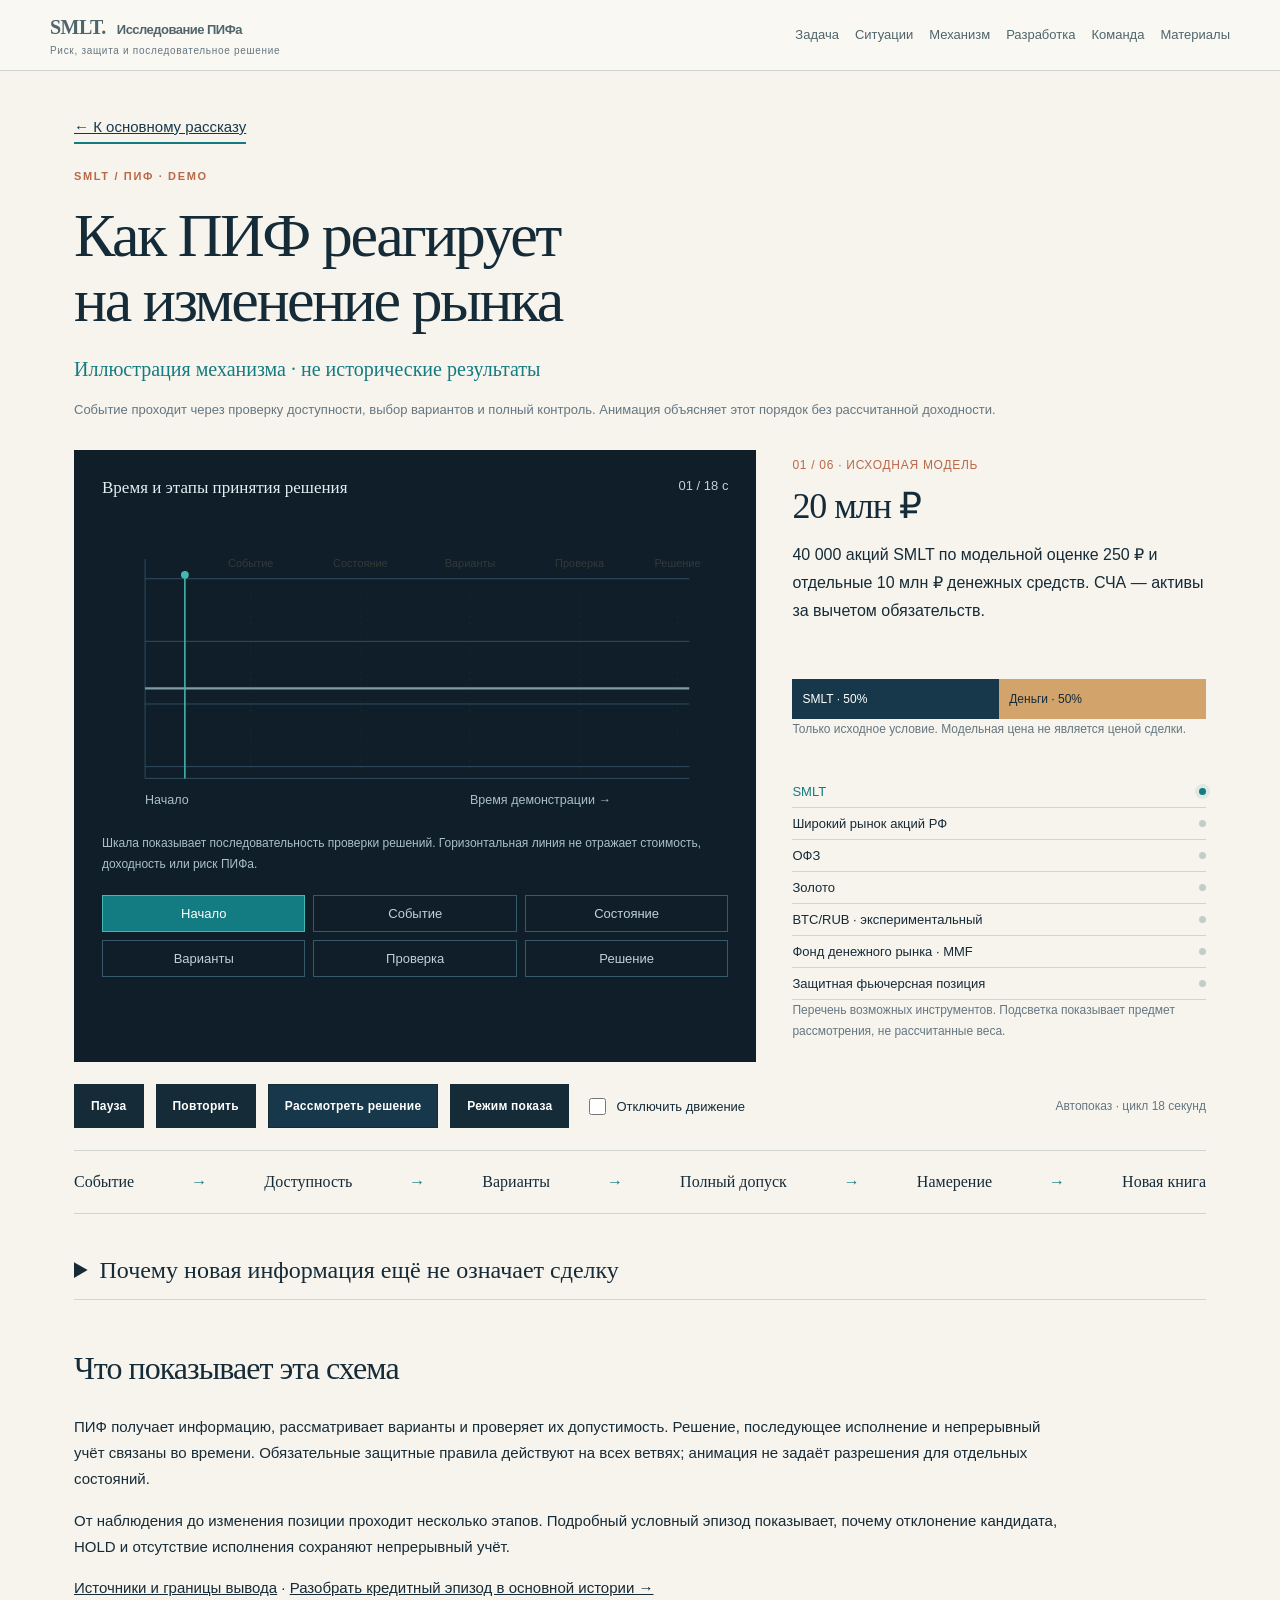
<file: demo-rebalancing.html>
<!doctype html>
<html lang="ru"><head><meta http-equiv="Content-Security-Policy" content="default-src 'none'; script-src 'self' 'sha256-HUUy4sL7jsNLnlAE++i+lzKrThNXiLpAAeNOPxl9mDA='; style-src 'self' 'unsafe-inline'; img-src 'self' data:; font-src 'self'; connect-src 'none'; object-src 'none'; base-uri 'none'; form-action 'none'"><meta name="referrer" content="no-referrer"><meta charset="utf-8"><meta name="viewport" content="width=device-width,initial-scale=1"><title>SMLT / ПИФ · Как работает механизм</title><style>
:root{--paper:#f5f2e9;--white:#fffcf7;--ink:#162b38;--navy:#17384a;--teal:#137b82;--rust:#b36647;--sand:#d2a46b;--line:#d0d4cf;--muted:#657681;--dark:#10212e;--dark2:#1b3545;--max:1180px;--serif:Georgia,'Times New Roman',serif;--sans:Arial,Helvetica,sans-serif}
*{box-sizing:border-box}html{scroll-behavior:smooth}body{margin:0;color:var(--ink);background:var(--paper);font-family:var(--sans);line-height:1.52}a{color:inherit}button,select{font:inherit}button{cursor:pointer}button:focus-visible,a:focus-visible,select:focus-visible{outline:3px solid #d79b42;outline-offset:3px}h1,h2,h3,p{margin-top:0}h1,h2,.serif{font-family:var(--serif);font-weight:400}h1{font-size:clamp(45px,5.3vw,81px);line-height:1.04;letter-spacing:-.049em}h2{font-size:clamp(34px,3.8vw,58px);line-height:1.12;letter-spacing:-.037em;max-width:1030px}h3{font-size:24px;line-height:1.2}p{font-size:16px}.eyebrow{font-size:11px;font-weight:700;letter-spacing:.15em;text-transform:uppercase;color:var(--rust)}.micro{font-size:12px;line-height:1.56;color:var(--muted)}.number{font-family:var(--serif);font-size:clamp(35px,4vw,57px);letter-spacing:-.05em;line-height:1.12}.measure{font-size:12px;color:#637881}.note{border-left:3px solid var(--rust);padding:5px 0 5px 17px;color:#47616c;font:18px/1.5 var(--serif)}.link{color:var(--teal);text-decoration:underline;text-decoration-color:#a1c1bf;text-underline-offset:4px}
.sitebar{position:sticky;z-index:40;top:0;display:flex;align-items:center;gap:22px;min-height:71px;background:#faf8f2f5;border-bottom:1px solid var(--line);padding:12px max(20px,calc((100vw - var(--max))/2));backdrop-filter:blur(8px)}.brand{font-size:15px;font-weight:bold;white-space:nowrap;letter-spacing:-.035em}.brand b{font-family:var(--serif);font-size:20px;margin-right:8px}.brand small{font-size:10px;color:var(--muted);display:block;font-weight:400;letter-spacing:.07em}.sitebar .spacer{flex:1}.sitebar a{font-size:12px;text-decoration:none;color:#4f656c;white-space:nowrap}.btn{display:inline-flex;align-items:center;justify-content:center;gap:7px;background:var(--ink);color:#fff;border:1px solid var(--ink);padding:10px 16px;font-size:12px;font-weight:bold;letter-spacing:.02em;text-decoration:none}.btn.secondary{background:transparent;color:var(--ink)}.tagline{font-size:10px;letter-spacing:.07em;color:#7a5842;border:1px solid #e4c5a9;background:#f5e9dd;padding:7px 10px;white-space:nowrap}
.chapter{scroll-margin-top:72px;min-height:min(850px,95vh);padding:36px max(24px,calc((100vw - var(--max))/2)) 76px;border-bottom:1px solid #d9dcd4}.chapter:nth-of-type(even){background:#fbfaf5}.chapter-inner{max-width:var(--max);margin:auto}.chapterhead{display:flex;align-items:center;justify-content:space-between;color:#768288;font-size:11px;letter-spacing:.095em;text-transform:uppercase;border-bottom:1px solid var(--line);padding-bottom:18px;margin-bottom:47px}.chapterhead b{color:var(--teal)}.intro{display:grid;grid-template-columns:1.16fr .84fr;gap:64px;align-items:end}.intro h1{max-width:760px;margin:0 0 25px}.intro p{font-size:19px;line-height:1.6;color:#536876}.hero-visual{margin-top:38px;display:grid;grid-template-columns:1.65fr 1fr;gap:18px}.panel{background:var(--white);border:1px solid var(--line);padding:26px 29px}.panel.tint{background:#e5ece8}.panel.sand{background:#f0e9db}.book-amount{margin:15px 0 4px}.twobar{display:flex;width:100%;height:24px;margin:23px 0 16px}.twobar span:first-child{width:50%;background:var(--navy)}.twobar span:last-child{width:50%;background:var(--sand)}.book-legend{display:grid;grid-template-columns:1fr 1fr;gap:18px}.book-legend strong{font-size:16px}.book-legend small{display:block;color:var(--muted);margin-top:4px;font-size:12px}.swatch{display:inline-block;width:9px;height:9px;background:var(--navy);margin-right:8px}.swatch.cash{background:var(--sand)}.mandate-line{display:flex;gap:14px;align-items:baseline;justify-content:space-between;padding:12px 0;border-bottom:1px solid #cdd8d3}.mandate-line:last-child{border-bottom:0}.mandate-line strong{font:27px var(--serif);white-space:nowrap}.mandate-line span{font-size:12px;color:#5e7279;max-width:195px}.chapter-lead{max-width:850px;margin-bottom:30px;color:#516774;font-size:17px;line-height:1.67}
.hypotheses{display:grid;grid-template-columns:repeat(5,1fr);gap:10px}.hypo{padding:21px 18px;min-height:252px;border-top:4px solid var(--teal);background:var(--white)}.hypo:nth-child(2),.hypo:nth-child(5){border-color:var(--rust)}.hypo:nth-child(3){border-color:#ae9369}.hypo .n{font-size:11px;color:var(--muted)}.hypo h3{font:22px/1.19 var(--serif);margin:30px 0 14px}.hypo p{font-size:13px;line-height:1.5;color:#5b7079}.subhead{font:26px var(--serif);margin:30px 0 15px}
.asset-tabs{display:flex;gap:8px;flex-wrap:wrap;margin-bottom:17px}.asset-tabs button,.toggle button{border:1px solid #b7c7c8;background:transparent;color:#365361;font-size:12px;padding:11px 17px}.asset-tabs button.active,.toggle button.active{background:var(--navy);border-color:var(--navy);color:white}.asset-grid{display:grid;grid-template-columns:repeat(3,1fr);gap:12px}.asset{background:var(--white);border:1px solid var(--line);padding:21px;min-height:174px}.asset .kind{font-size:10px;letter-spacing:.09em;text-transform:uppercase;color:var(--teal);font-weight:bold}.asset h3{font:26px var(--serif);margin:15px 0 12px}.asset p{font-size:13px;color:#526974;margin:0;line-height:1.57}.asset-foot{display:flex;justify-content:space-between;align-items:center;gap:12px;font-size:11px;color:#6b7c7f;border-top:1px solid var(--line);margin-top:22px;padding-top:16px}
.twocol{display:grid;grid-template-columns:1.32fr .9fr;gap:17px}.heat{padding:24px;background:var(--white);border:1px solid var(--line)}.heatgrid{display:grid;grid-template-columns:90px repeat(6,minmax(0,1fr));gap:4px;align-items:stretch;margin:20px 0}.heatgrid .lab{font-size:10px;align-self:center;text-align:center;color:#60757b}.heatgrid .lab.row{text-align:right;padding-right:6px}.heatgrid .cell{height:45px;border:1px solid #d9e4e1;background:repeating-linear-gradient(135deg,#edf2ef,#edf2ef 8px,#e7edeb 8px,#e7edeb 16px);display:flex;align-items:center;justify-content:center;color:#8ca29c}.heatgrid .cell.diag{background:#dfe9e5}.risk-side{display:flex;flex-direction:column;gap:14px}.pillbox{padding:24px;background:#e4ebe7;border:1px solid #d5dfdb;flex:1}.pillbox.warm{background:#f0e8da}.pillbox h3{font:28px var(--serif);margin:12px 0}.pillbox p{font-size:13px;color:#576b73}.toggle{display:flex;gap:5px;flex-wrap:wrap}.factor{display:grid;grid-template-columns:repeat(4,1fr);gap:1px;margin-top:19px;background:#cad7d3}.factor div{background:#e7ede9;padding:13px 16px}.factor strong{font:25px var(--serif)}.factor small{display:block;font-size:12px;color:#6a7d7f}
.chrono{position:relative;padding:4px 0 18px}.chrono:before{content:"";position:absolute;left:32px;top:22px;bottom:25px;width:1px;background:#9aafb0}.event{display:grid;grid-template-columns:68px 1fr;gap:20px;margin:0 0 12px;position:relative}.event .bullet{height:27px;width:27px;border:2px solid var(--teal);background:var(--paper);border-radius:50%;margin:12px auto;position:relative;z-index:1}.event .content{background:var(--white);border:1px solid var(--line);padding:16px 23px}.event .content h3{font:24px var(--serif);margin:3px 0 7px}.event .content p{font-size:13px;color:#526973;margin:0}.event .content strong{font-size:10px;color:var(--rust);text-transform:uppercase;letter-spacing:.1em}.clockribbon{display:flex;gap:8px;align-items:stretch;margin-top:19px}.clockribbon div{flex:1;background:#e4ebe8;padding:17px}.clockribbon div:last-child{background:#dce5ea}.clockribbon strong{display:block;font-size:11px;letter-spacing:.08em;text-transform:uppercase}.clockribbon small{font-size:12px;color:#56707a}.clockribbon .arrow{flex:0;align-self:center;background:none;font-size:22px;color:var(--teal)}
.source-table,.results-table{width:100%;border-collapse:collapse;background:var(--white);font-size:13px}.source-table th,.results-table th{text-align:left;font-size:10px;text-transform:uppercase;letter-spacing:.1em;background:#e4ebe6;padding:14px}.source-table td,.results-table td{border-bottom:1px solid var(--line);padding:14px;vertical-align:top;color:#475f68}.source-table td:first-child,.results-table td:first-child{font-weight:bold;color:var(--ink)}.source-table tr:last-child td,.results-table tr:last-child td{border-bottom:none}.status{font-size:10px;font-weight:700;letter-spacing:.03em;color:#87613b;background:#f1e7d6;padding:5px 8px;white-space:nowrap;display:inline-block}.status.ok{color:#17656d;background:#dfece9}.status.missing{background:#e9edec;color:#516970}.source-callout{display:grid;grid-template-columns:repeat(3,1fr);gap:13px;margin-top:18px}.source-callout .panel{padding:20px}.source-callout h3{font:23px var(--serif);margin:10px 0}.source-callout p{font-size:12px;color:#597079}
.engine{background:var(--dark);color:#e3eef2;padding:27px 29px;box-shadow:0 18px 45px #0e243522}.enginehead{display:flex;justify-content:space-between;align-items:center;font-size:11px;color:#a9c0c9;border-bottom:1px solid #365261;padding-bottom:17px;gap:20px}.stepgrid{display:grid;grid-template-columns:repeat(6,1fr);gap:6px;margin:19px 0}.stepgrid button{background:var(--dark2);color:#bed1d7;text-align:left;border:1px solid #38596c;padding:10px 9px;min-height:78px;font-size:12px}.stepgrid button span{display:block;color:#92a8b3;font-size:10px;margin-bottom:10px}.stepgrid button.active{background:#e4eeeb;color:#102d38;border-color:#e4eeeb}.enginebody{display:grid;grid-template-columns:1.4fr .65fr;gap:24px;margin-top:15px}.eng-desc{padding:10px 28px 20px 0;border-right:1px solid #345261}.eng-desc h3{font:36px/1.14 var(--serif);margin:14px 0}.eng-desc p{font-size:14px;line-height:1.7;color:#bbcad2;min-height:92px}.eng-meta{display:grid;grid-template-columns:1fr 1fr;gap:10px}.eng-meta div{border:1px solid #3e5865;padding:11px;color:#e1ebed;font-size:12px}.eng-meta small{display:block;color:#90a9b5}.eng-side{padding:13px 0}.eng-side .receipt-num{font:54px var(--serif);color:#e6c48f;margin:13px 0}.eng-side p{font-size:12px;color:#b3c4ce;line-height:1.6}.eng-side b{color:#f1dec4}.engine-coda{display:flex;justify-content:space-between;gap:14px;flex-wrap:wrap;margin-top:14px;color:#768991;font-size:12px}
.outcomes{display:grid;grid-template-columns:repeat(3,1fr);gap:12px;margin-bottom:20px}.outcome{background:var(--white);padding:25px;border-top:4px solid var(--teal)}.outcome h3{font:27px var(--serif);margin:10px 0}.outcome p{font-size:13px;color:#506872}.outcome:nth-child(2){border-color:var(--rust)}.outcome:nth-child(3){border-color:var(--sand)}.unknown-chart{min-height:212px;border:1px solid var(--line);background:linear-gradient(180deg,transparent 25%,#e5e9e530 25% 26%,transparent 26% 50%,#e5e9e530 50% 51%,transparent 51% 75%,#e5e9e530 75% 76%,transparent 76%),var(--white);padding:24px;display:flex;align-items:center;justify-content:center;text-align:center}.unknown-chart div{max-width:480px}.unknown-chart b{font:28px var(--serif)}.unknown-chart p{font-size:13px;color:#617681}
.asset-presenter-summary{display:none}.presenting .asset-presenter-summary{display:grid;grid-template-columns:repeat(3,1fr);gap:14px}.presenting #assets .asset-grid,.presenting #assets .asset-tabs{display:none}.presenting .asset-presenter-summary .panel{min-height:335px}.presenting .asset-presenter-summary h3{font:30px var(--serif);margin:16px 0}.presenting .asset-presenter-summary p{font-size:14px;color:#516875}.presenting #engine .chapter-lead{display:none}.presenting #engine h2{font-size:clamp(32px,3.2vw,44px);margin-bottom:18px}.presenting #engine .engine{padding:19px 24px}.presenting #engine .stepgrid button{min-height:58px}.presenting #engine .eng-desc p{min-height:65px}.agentflow{display:grid;grid-template-columns:repeat(5,1fr);gap:9px}.agentflow .cell{border:1px solid #c6d5d1;background:var(--white);min-height:145px;padding:21px 15px}.agentflow .cell b{font:24px var(--serif);display:block;margin-bottom:14px}.agentflow .cell p{font-size:12px;color:#5c7278;margin:0}.agentflow .cell.emphasized{background:#e0ebe9;border-color:#b0cecc}.agentmini{display:grid;grid-template-columns:1fr 1fr;gap:15px;margin-top:18px}.agentmini .panel{min-height:150px}.agentmini h3{font:25px var(--serif)}.wrapup{display:grid;grid-template-columns:repeat(3,1fr);gap:13px}.wrapup .panel{min-height:270px}.wrapup .panel h3{font:30px var(--serif);margin:12px 0}.wrapup li{font-size:13px;margin:9px 0;color:#526a73}.wrapup ul{padding-left:18px}
.chap-footer{display:flex;align-items:center;justify-content:space-between;gap:20px;border-top:1px solid var(--line);margin-top:35px;padding-top:18px;color:#718086;font-size:11px}.chap-footer a{text-decoration:none;color:var(--teal);font-weight:bold}.docfoot{padding:40px max(20px,calc((100vw - var(--max))/2));background:#e8ebe5;color:#536a73;font-size:12px}.docfoot a{color:var(--ink)}
.presenter{display:none;position:fixed;right:22px;bottom:16px;z-index:80;align-items:center;gap:10px;color:#fff;background:#152d3a;padding:12px 14px;box-shadow:0 10px 34px #0003}.presenter button{border:1px solid #73909c;color:#fff;background:transparent;padding:7px 11px}.presenter button:disabled{opacity:.35;cursor:not-allowed}.presenter .timer{font-variant-numeric:tabular-nums;color:#f4d69a;min-width:59px}.presenter .chaptercount{font-size:11px}.presenting .presenter{display:flex}.presenting .sitebar,.presenting .docfoot{display:none}.presenting .chapter{display:none;min-height:100vh;padding-top:24px}.presenting .chapter.present-current{display:block}.presenting .chapter-inner{max-width:var(--max)}.presenting .chapterhead{margin-bottom:29px}.presenting h2{font-size:clamp(32px,3.5vw,53px)}.presenting .chapter-lead{margin-bottom:23px}.presenting .chap-footer{display:none}
@media(max-width:1000px){.sitebar{gap:10px}.sitebar .optional{display:none}.hypotheses{grid-template-columns:repeat(3,1fr)}.asset-grid{grid-template-columns:repeat(2,1fr)}.stepgrid{grid-template-columns:repeat(3,1fr)}.intro{gap:30px}.agentflow{grid-template-columns:repeat(3,1fr)}}
@media(max-width:700px){.sitebar{padding:10px 16px;min-height:64px}.sitebar .tagline,.sitebar .optional{display:none}.sitebar .brand{font-size:13px}.sitebar .brand b{font-size:17px}.sitebar a{font-size:11px}.btn{padding:9px}.chapter{padding:24px 17px 55px;min-height:0;scroll-margin-top:64px}.chapterhead{margin-bottom:30px;font-size:9px}.intro,.hero-visual,.twocol,.enginebody,.agentmini{grid-template-columns:1fr}.intro h1{font-size:46px}.intro p{font-size:16px}.hero-visual{gap:9px}.panel{padding:20px}.book-amount{font-size:43px}.hypotheses,.asset-grid,.outcomes,.wrapup,.source-callout{grid-template-columns:1fr}.hypo{min-height:0}.hypo h3{margin:14px 0 9px}.asset{min-height:0}.asset-grid{gap:8px}.factor{grid-template-columns:repeat(2,1fr)}.heat{padding:11px}.heatgrid{grid-template-columns:61px repeat(6,minmax(0,1fr));gap:2px}.heatgrid .cell{height:35px}.heatgrid .lab{font-size:8px}.heatgrid .lab.row{text-align:left}.clockribbon{flex-direction:column}.clockribbon .arrow{align-self:center;transform:rotate(90deg)}.source-table,.results-table{display:block;overflow-x:auto;max-width:100%;white-space:normal}.source-table{font-size:11px}.source-table td,.source-table th,.results-table td,.results-table th{min-width:105px;padding:10px}.engine{padding:16px}.stepgrid{grid-template-columns:repeat(2,1fr)}.eng-desc{border-right:0;border-bottom:1px solid #3a5161;padding:0 0 14px}.eng-desc h3{font-size:29px}.eng-meta{grid-template-columns:1fr}.agentflow{grid-template-columns:1fr 1fr}.agentflow .cell{min-height:110px;padding:13px}.presenter{left:7px;right:7px;bottom:7px;justify-content:space-between;gap:4px}.presenter button{padding:6px}.presenting .chapter{padding-bottom:88px}.presenting .hypotheses{grid-template-columns:1fr 1fr}.presenting .hypo{padding:10px}.presenting .hypo p{font-size:11px}.presenting .hypo h3{font-size:18px}.presenting .chapterhead{margin-bottom:15px}.presenting .asset-presenter-summary{grid-template-columns:1fr}.presenting .asset-presenter-summary .panel{min-height:0}.presenting #engine h2{font-size:30px}}
@media print{.sitebar,.presenter,.chap-footer,.docfoot .btn{display:none!important}.chapter,.presenting .chapter{display:block!important;min-height:0;page-break-after:always;padding:15mm 8mm;border:0}.chapterhead{margin-bottom:13mm}.engine{print-color-adjust:exact;-webkit-print-color-adjust:exact}.panel,.asset,.hypo{break-inside:avoid}body{background:white}.chap-footer{display:none}}

:root{--paper:#F6F4ED;--rust:#BA6847;--dark:#101E29}input:focus-visible,summary:focus-visible{outline:3px solid #d79b42;outline-offset:3px}.sitebar{flex-wrap:wrap}.sitebar .spacer{min-width:0}.chapter{min-height:0}.chapterhead{margin-bottom:28px}h2{font-size:clamp(32px,3.1vw,50px);letter-spacing:-.03em}.scope-line{font-size:13px;color:#657681;border-top:1px solid #D0D4CF;padding-top:13px;margin-top:22px}.snapshot-banner{padding:15px max(24px,calc((100vw - var(--max))/2));font-size:13px;background:#e4ebe7}.flat-grid{display:grid;grid-template-columns:repeat(3,1fr);gap:26px}.flat-grid.four{grid-template-columns:repeat(4,1fr)}.flat-item{min-width:0;overflow-wrap:anywhere;border-top:3px solid #137B82;padding:16px 0}.flat-item h3{font:27px Georgia;margin:8px 0 14px}.flat-item p{font-size:15px}.team-grid{display:grid;grid-template-columns:repeat(6,1fr);gap:14px}.team-photo{height:150px;background:#e7ede9;border:1px dashed #9aafb0;display:flex;align-items:center;justify-content:center;color:#657681;font-size:13px}.team-member h3{font:22px Georgia;margin:18px 0 8px}.team-member p{font-size:13px;color:#657681}.diagram-flow{display:flex;align-items:stretch;gap:14px}.diagram-flow .flow-node{flex:1;border-top:4px solid #137b82;background:#fffcf7;padding:18px}.diagram-flow .flow-node h3{font:25px Georgia}.flow-arrow{align-self:center;color:#137b82;font-size:26px}.split-flow{display:grid;grid-template-columns:1fr 1fr;gap:30px}.split-flow article{border-left:4px solid #137b82;padding:20px 26px;background:#fffcf7}.split-flow article:nth-child(2){border-color:#ba6847}.split-flow h3{font:29px Georgia}.mini-label{font-size:12px;color:#657681}.block-strip{display:grid;grid-template-columns:repeat(10,1fr);gap:3px;margin:16px 0}.block-strip span{height:36px;background:#dce8e4;display:flex;align-items:center;justify-content:center;font-size:11px;color:#365361}.factor-tree{display:grid;grid-template-columns:repeat(4,1fr);gap:18px}.factor-axis{border-top:4px solid #137B82;padding:12px;background:#fffcf7}.factor-axis h3{font:27px Georgia}.factor-slots{display:flex;gap:6px;flex-wrap:wrap}.factor-slots span{border:1px solid #cad7d3;padding:10px;font-size:13px}.product-line{font:36px Georgia;text-align:center;margin:25px 0;color:#17384a}.horizon-line{display:grid;grid-template-columns:100px 1fr;gap:18px;align-items:center;margin:16px 0}.horizon-bar{background:#e4ebe7;padding:15px;border-right:5px solid #ba6847}.horizon-line.later .horizon-bar{margin-left:45px}.teaching{background:#101E29;color:#e3eef2;padding:26px}.teaching .label-warning{font-size:13px;font-weight:bold;color:#e6c48f;line-height:1.5;border-bottom:1px solid #3e5865;padding-bottom:16px}.teaching h3{font:29px Georgia}.branch-select{display:flex;gap:8px;flex-wrap:wrap;margin:18px 0}.branch-select button{border:1px solid #9fb8bd;background:transparent;color:#e3eef2;padding:11px 15px;font:14px Arial}.branch-select button.active{background:#e4eeeb;color:#162b38}.teaching-controls{display:grid;grid-template-columns:repeat(5,1fr);gap:12px;padding:20px 0}.teaching-controls label{font-size:12px;color:#bed1d7}.teaching-controls select{width:100%;font:14px Arial;padding:10px;margin-top:8px;background:#fffcf7;color:#162b38}.fork-map{display:grid;grid-template-columns:1fr 1fr;gap:20px}.fork-map article{border:1px solid #38596c;padding:16px}.fork-map article p{font-size:14px;color:#bed1d7}.fork-map h3{font:25px Georgia}.branch-outcome{border-left:3px solid #dfb37d;padding:13px 18px;margin-top:18px;font:22px/1.4 Georgia}.engine-proof{display:grid;grid-template-columns:1.4fr 1fr;gap:26px}.engine-proof .panel{border:none}.book-loop{border-top:2px solid #137b82;padding:17px 0;margin:18px 0}.evidence-columns{display:grid;grid-template-columns:1fr 1fr;gap:26px}.evidence-columns article{border-top:3px solid #137b82;padding:18px 0}.evidence-columns article:nth-child(2){border-color:#ba6847}.evidence-columns h3{font:30px Georgia}.result-variant{font:13px Arial;padding:10px 15px;background:#17384a;color:white;border:0;margin:0 8px 15px 0}.assumption-inset{border-left:3px solid #ba6847;padding:12px 20px;background:#f0e9db}.assumption-inset p{font-size:14px;margin:9px 0}.catalog-toolbar{display:flex;gap:15px;flex-wrap:wrap;align-items:center}.catalog-toolbar input,.catalog-toolbar select{font:16px Arial;padding:10px;border:1px solid #9aafb0;max-width:100%}.table-wrap{max-width:100%;overflow:auto}.table-wrap:focus-visible{outline:3px solid #d79b42}table{border-collapse:collapse;width:100%;font:13px/1.5 Arial}td,th{padding:11px;border-bottom:1px solid #cad7d3;text-align:left;vertical-align:top;overflow-wrap:anywhere}th{background:#e4ebe7}pre{white-space:pre-wrap;overflow-wrap:anywhere}code{overflow-wrap:anywhere}details{border-bottom:1px solid #cad7d3}summary{cursor:pointer;padding:15px 0;font:24px Georgia}.appendix-main{max-width:1180px;margin:auto;padding:40px 24px}.appendix-main section{margin:45px 0;scroll-margin-top:110px}.appendix-main h1{font-size:48px}.appendix-main h2{font-size:35px}.appendix-main h3{font:25px Georgia}.appendix-main p{max-width:1080px}.inspector-links{display:flex;gap:10px;flex-wrap:wrap;margin:18px 0}.inspector-links a{border-bottom:1px solid #137b82;padding:6px 0;font-size:13px}.presenting .snapshot-banner,.presenting .sitebar,.presenting .docfoot{display:none}.presenting .chapter{min-height:720px;max-width:none;padding:20px 50px 74px;box-sizing:border-box}.presenting .chapterhead{margin-bottom:20px}.presenting h2{font-size:38px;margin:0 0 18px}.presenting .chapter-lead{display:none}.presenting #assets .asset-grid{display:grid;grid-template-columns:repeat(4,1fr)}.presenting #assets .asset-tabs{display:flex}.presenting .asset{padding:12px;min-height:0}.presenting .asset h3{font-size:20px;margin:8px 0}.presenting .asset p{font-size:11px}.presenting .asset .cost{display:none}.presenting .team-photo{height:130px}.presenting .teaching-controls{padding:12px 0}.presenting .fork-map article{padding:10px}.presenting .branch-outcome{font-size:18px}.presenting .scope-line{font-size:12px;margin-top:15px;padding-top:10px}.presenting .model-detail{display:none}.presenting .flat-item h3{font-size:23px}.presenting .flat-item p{font-size:13px}
@media(max-width:900px){.team-grid{grid-template-columns:repeat(3,1fr)}.flat-grid.four{grid-template-columns:repeat(2,1fr)}.factor-tree{grid-template-columns:repeat(2,1fr)}.teaching-controls{grid-template-columns:repeat(2,1fr)}}
.presenting #engine .book-loop{padding:12px 0;margin:14px 0}.presenting .teaching{padding:18px}.presenting .branch-select{margin:12px 0}.presenting .teaching p{font-size:13px;line-height:1.45;margin:10px 0}.presenting .fork-map h3{font-size:21px;margin:0 0 10px}.presenting .fork-map article p{font-size:12px;line-height:1.35;margin:8px 0}.presenting .branch-outcome{font-size:16px;padding:10px;margin-top:12px}.presenting .teaching-controls select{font-size:12px}.presenting #risk .flat-item p{display:none}.presenting .block-strip{margin:10px 0}.presenting .product-line{margin:17px 0}.presenting .factor-slots span{padding:8px}.presenting .horizon-bar{padding:12px}.presenting .horizon-line{margin:12px 0}.presenting .teaching .label-warning{padding-bottom:10px}
@media(max-width:700px){.flat-grid.four{grid-template-columns:1fr}.flat-grid,.split-flow,.engine-proof,.evidence-columns,.fork-map{grid-template-columns:1fr}.team-grid{grid-template-columns:repeat(2,1fr)}.diagram-flow{flex-direction:column}.flow-arrow{transform:rotate(90deg)}.sitebar{gap:10px;padding:12px 16px}.sitebar a{white-space:normal}.factor-axis h3{font-size:23px}.product-line{font-size:29px}.presenting .asset-grid{grid-template-columns:repeat(2,1fr)}.presenting .chapter{min-height:0}.presenting h2{font-size:32px}.appendix-main{padding:25px 17px}.appendix-main h1{font-size:38px}.block-strip span{font-size:9px}.teaching{padding:17px}.teaching-controls{grid-template-columns:1fr}.horizon-line{grid-template-columns:60px 1fr}.horizon-line.later .horizon-bar{margin-left:15px}.catalog-toolbar input{width:100%}}
@media(prefers-reduced-motion:reduce){html{scroll-behavior:auto}*{transition:none!important;animation:none!important}}
@media print{.sitebar,.presenter,.branch-select,.teaching-controls,.result-variant,.catalog-toolbar{display:none!important}.chapter,.presenting .chapter{display:block!important;min-height:0!important;padding:12mm 8mm}.chapterhead{margin-bottom:20px}h2{font-size:30px}.team-grid{grid-template-columns:repeat(3,1fr)}.team-photo{height:95px}.diagram-flow{flex-direction:row}.flow-arrow{transform:none}.flat-grid.four,.asset-grid{grid-template-columns:repeat(2,1fr)}.factor-tree{grid-template-columns:repeat(4,1fr)}.teaching,.factor-axis{print-color-adjust:exact}.teaching .label-warning{font-size:11px}.table-wrap{overflow:visible}table{table-layout:fixed;font-size:9px}td,th{font-size:9px;padding:5px}thead{display:table-header-group}tr{break-inside:avoid}section,details,article{break-inside:auto}.flat-item,.team-member,.asset{break-inside:avoid}.appendix-main h2{break-after:avoid}.appendix-main section{margin:25px 0}.appendix-main{padding:5mm}.appendix-main h1{font-size:30px}.engine-proof{grid-template-columns:1fr 1fr}.fork-map{grid-template-columns:1fr 1fr}.docfoot{page-break-before:avoid}.scope-line{font-size:10px}}

.team-photo{height:auto;aspect-ratio:4/5}.presenting .team-photo{height:auto;aspect-ratio:4/5}.project-description{font:23px/1.45 Georgia;max-width:1100px;border-left:3px solid #137b82;padding:15px 20px;margin:0 0 28px}.nav-definition{font-size:14px;color:#657681}.presenting .project-description{display:none}.presenting .nav-definition{font-size:12px;margin:8px 0}.presenting #risk .flat-item h3{font-size:20px}.presenting #states .factor-slots span{font-size:12px;padding:6px}.presenting #states .horizon-line{display:none}.presenting #engine .book-loop{font-size:13px}.presenting #problem .panel{padding:20px}.presenting #problem .panel p{font-size:14px;line-height:1.45;margin:12px 0}.presenting #problem .panel h3{font-size:24px;margin:0 0 15px}.presenting #problem .number{font-size:42px}.presenting #problem .hero-visual{grid-template-columns:1fr 1fr}.presenting #risk .split-flow article{padding:10px 20px}.presenting #risk .split-flow h3{font-size:26px;margin:4px 0 12px}.presenting #risk .split-flow p{margin:10px 0;font-size:14px}.presenting #risk .flat-item{padding:10px 0}.presenting #risk .flat-item h3{margin:5px 0}.presenting #risk .flat-item p.mini-label{display:block;font-size:12px}.presenting #states .factor-axis{padding:10px}.presenting #states .horizon-line{margin:8px 0}.presenting #engine .scope-line{margin-top:8px}
.joint-block{border:2px solid #137b82;padding:10px}.joint-row{display:grid;grid-template-columns:180px repeat(10,1fr);gap:4px;margin:5px 0}.joint-row b{font-size:13px;align-self:center}.joint-row span{height:18px;background:#17384a}.joint-row:nth-child(2) span{background:#137b82}.source-families{font:20px/1.6 Georgia;margin-top:18px}.roadmap{display:grid;grid-template-columns:repeat(4,1fr);gap:26px;margin:25px 0;padding-left:26px}.roadmap li{font:24px/1.4 Georgia;padding:14px;border-top:3px solid #137b82}.teaching select:disabled{opacity:.55;cursor:not-allowed}.presenting #data .diagram-flow p{font-size:12px}.presenting #data .flow-node{padding:12px}.presenting #data .source-families{font-size:16px;margin-top:12px}.presenting #data .assumption-inset{padding:8px 15px}.presenting #data .assumption-inset p{font-size:12px}.presenting #engine .book-loop{font-size:14px;padding:8px 0;margin:9px 0}.presenting #engine h3{font-size:26px}.presenting #engine p{font-size:14px}.presenting .joint-row b{font-size:12px}.presenting #decision .fork-map{display:none}.presenting .roadmap li{font-size:23px}@media(max-width:700px){.joint-row{grid-template-columns:80px repeat(10,1fr)}.joint-row b{font-size:10px}.joint-row span{height:15px}.roadmap{grid-template-columns:1fr 1fr;gap:15px}.roadmap li{font-size:20px}}

.sitebar{gap:15px}.sitebar .brand a{text-decoration:none}.sitebar a{font-size:13px}.team-grid{gap:20px}.team-member{min-width:0}.team-photo{display:block;width:100%;height:auto;aspect-ratio:4/5;object-fit:cover;object-position:50% 42%;border:0;background:#e7ede9}.team-member h3{font:25px/1.15 Georgia;margin:18px 0 10px}.team-member p{font:14px/1.45 Arial;color:var(--muted)}.team-member h3 span{display:block}.team-full{margin:35px 0 70px}.team-description{border-top:1px solid var(--line);padding-top:22px;columns:2;column-gap:50px}.team-description article{break-inside:avoid;margin:0 0 26px}.team-description h2{font:27px Georgia;margin:0 0 8px}.demo-teaser{display:flex;align-items:center;justify-content:space-between;gap:25px;background:#e4ebe7;border-top:3px solid var(--teal);padding:20px 24px;margin:24px 0}.demo-teaser strong{font:27px Georgia}.demo-teaser a{font-size:16px;white-space:nowrap}.presenting .demo-teaser{padding:8px 16px;margin:10px 0}.presenting .demo-teaser strong{font-size:19px}.presenting .demo-teaser p{display:none}.presenting .team-member h3{font-size:24px}.presenting .team-member p{font-size:13px}.presenting .team-grid{gap:20px}.presenting #team .team-photo{height:220px;aspect-ratio:4/5}.presenting .team-more{display:none}.current-source{font-size:14px;line-height:1.6}.material-links{display:flex;gap:16px;flex-wrap:wrap}.catalog-note{font-size:14px;color:var(--muted)}
@media(max-width:1000px){.team-grid{grid-template-columns:repeat(3,minmax(0,1fr))}.sitebar{position:static}.sitebar .brand{width:100%}}
@media(max-width:600px){.team-grid{grid-template-columns:repeat(2,minmax(0,1fr));gap:24px 16px}.team-member h3{font-size:24px}.team-member p{font-size:13px}.team-description{columns:1}.demo-teaser{display:block}.demo-teaser a{white-space:normal}.sitebar{padding:14px 18px;gap:12px}.presenting #team .team-photo{height:auto}.team-full{margin:25px 0}}
@media print{.demo-teaser{display:none}.team-grid{grid-template-columns:repeat(3,1fr);gap:20px}.team-photo{height:auto!important;width:100%;aspect-ratio:4/5}.team-member{break-inside:avoid}.team-member h3{font-size:22px}.team-member p{font-size:12px}.team-description{columns:1}.team-description article{break-inside:avoid}}
.demo-title{font:clamp(42px,5vw,66px)/1.06 Georgia!important;letter-spacing:-.04em;margin:18px 0}.demo-subtitle{font:20px Georgia;color:var(--teal);margin:0 0 12px}.demo-scope{font:13px/1.5 Arial;color:var(--muted);margin:0 0 28px}.demo-layout{display:grid;grid-template-columns:minmax(0,1.65fr) minmax(290px,1fr);gap:32px;align-items:stretch}.chart-panel{background:#101e29;color:#e3eef2;padding:26px;min-width:0}.chart-heading{display:flex;justify-content:space-between;gap:20px;font:17px Georgia}.chart-heading #demoClock{font:13px Arial;color:#bed1d7}.mechanism-chart{width:100%;height:auto;display:block;margin:22px 0 8px}.chart-caption{color:#a9c0c9;font:12px/1.5 Arial;margin:0 0 20px}.stage-tabs{display:grid;grid-template-columns:repeat(3,1fr);gap:8px}.stage-tabs button{background:transparent;border:1px solid #38596c;color:#bed1d7;padding:10px 4px;font:13px Arial;cursor:pointer}.stage-tabs button[aria-pressed=true]{background:#137b82;border-color:#43b7b1;color:white}.decision-panel{padding:8px 0;min-width:0}.stage-index{font:12px Arial;color:var(--rust);text-transform:uppercase;letter-spacing:.06em}.decision-panel h2{font:36px/1.15 Georgia!important;margin:14px 0}.stage-copy{font:16px/1.5 Arial;min-height:120px;margin:0 0 18px}.origin-bars{display:flex;width:100%;font:12px Arial;color:white}.origin-bars span{width:50%;padding:13px 10px;background:var(--navy)}.origin-bars span+span{background:var(--sand);color:var(--ink)}#originStructure{min-height:97px;transition:opacity .5s}.small-note{font:12px/1.45 Arial;color:var(--muted)}.sleeves{display:grid;gap:0}.sleeve{border-bottom:1px solid var(--line);padding:8px 0;font:13px Arial;display:flex;align-items:center;justify-content:space-between;gap:14px;transition:color .6s,background-color .6s}.sleeve i{width:7px;height:7px;border-radius:50%;background:#c4cdc8;transition:background-color .6s,box-shadow .6s;flex-shrink:0}.sleeve.considered{color:var(--teal)}.sleeve.considered i{background:var(--teal);box-shadow:0 0 0 4px #137b8218}.demo-controls{display:flex;align-items:center;flex-wrap:wrap;gap:12px;margin:22px 0}.demo-controls .btn{min-height:44px;cursor:pointer}.demo-controls .primary{background:var(--navy);color:white}.demo-controls label{font:13px Arial;display:flex;align-items:center;gap:7px;margin-left:4px}.demo-controls input{width:17px;height:17px}.demo-controls #playbackStatus{font:12px Arial;color:var(--muted);margin-left:auto}.causal-chain{display:flex;flex-wrap:wrap;align-items:center;justify-content:space-between;gap:10px;border-top:1px solid var(--line);border-bottom:1px solid var(--line);padding:22px 0;font:16px Georgia}.causal-chain b{color:var(--teal);font-weight:normal}.outcome-grid{display:grid;grid-template-columns:1fr 1fr;gap:24px 35px}.outcome-grid article{border-top:3px solid var(--teal);padding:10px 0}.outcome-grid h3{font:26px Georgia;margin:8px 0}.outcome-grid p,.decision-details>p{font:15px/1.55 Arial}.decision-details{margin:28px 0}.demo-footnotes{margin:40px 0 20px}.demo-footnotes h2{font:32px Georgia}.demo-footnotes p{font:15px/1.6 Arial;max-width:1000px}button:focus-visible,a:focus-visible,input:focus-visible{outline:3px solid #d79b42;outline-offset:4px}.demo-layout.resetting{opacity:.35;transition:opacity .5s}.demo-layout{transition:opacity .4s}.decision-panel.change h2{animation:stageIn .45s ease both}@keyframes stageIn{from{opacity:.7;transform:translateY(5px)}to{opacity:1;transform:none}}
@media(min-width:1200px){.demo-layout{gap:36px}.chart-panel{padding:28px}.demo-title{font-size:62px!important}}
@media(max-width:900px){.demo-layout{grid-template-columns:1fr}.stage-copy{min-height:0}.decision-panel{display:grid;grid-template-columns:1fr 1fr;gap:0 30px}.stage-index,.decision-panel h2,.stage-copy{grid-column:1/-1}.sleeves{grid-column:2;grid-row:4/6}#originStructure{grid-column:1}.decision-panel #compositionNote{grid-column:1;align-self:start}.demo-controls #playbackStatus{width:100%;margin-left:0}.causal-chain{justify-content:flex-start}}
@media(max-width:600px){.demo-title{font-size:42px!important}.demo-subtitle{font-size:18px}.chart-panel{padding:18px 14px}.chart-heading{font:15px Georgia;gap:10px}.decision-panel{display:block}.decision-panel h2{font-size:33px!important}.stage-copy{font-size:16px}.stage-tabs button{padding:12px 2px}.mechanism-chart{margin-top:24px}.chart-caption{font-size:12px}.outcome-grid{grid-template-columns:1fr}.causal-chain{font-size:16px;gap:9px}.demo-controls .btn{flex:1 1 auto}.demo-controls label{width:100%;margin:8px 0}.sleeves{margin-top:12px}}
@media(prefers-reduced-motion:reduce){.demo-layout,*{animation:none!important;transition:none!important}}
body.motion-off *{animation:none!important;transition:none!important}
@media print{.demo-title{font-size:32px!important}.demo-layout{display:block;opacity:1!important;break-inside:avoid}.chart-panel{background:white;color:#162b38;padding:15px;color-adjust:exact;print-color-adjust:exact}.chart-panel svg{max-height:220px}.chart-caption{color:#657681}.chart-heading{color:#162b38}.stage-tabs,.demo-controls{display:none}.decision-panel{display:block;padding-top:20px}.sleeves{display:grid;grid-template-columns:1fr 1fr;gap:0 25px}.decision-panel .stage-copy{min-height:0}.origin-bars{max-width:400px}.demo-scope{font-size:11px}.causal-chain{font-size:12px;padding:15px 0}.decision-details{break-before:page}.outcome-grid{display:grid;grid-template-columns:1fr 1fr}.demo-footnotes p,.outcome-grid p{font-size:11px}.decision-details summary{font-size:22px}.demo-footnotes h2{font-size:24px}.demo-footnotes{margin-top:25px}}

.demo-presenting .sitebar,.demo-presenting .demo-footnotes,.demo-presenting .decision-details{display:none}.demo-presenting .appendix-main{padding:15px 24px}.demo-presenting .demo-title{font-size:38px!important;margin:6px 0}.demo-presenting .demo-title br{display:none}.demo-presenting .demo-subtitle{font-size:16px;margin:0 0 3px}.demo-presenting .demo-scope{font-size:11px;margin:0 0 12px}.demo-presenting .eyebrow{font-size:11px}.demo-presenting .demo-layout{grid-template-columns:minmax(0,1.65fr) minmax(300px,1fr);gap:28px}.demo-presenting .chart-panel{padding:16px 22px}.demo-presenting .mechanism-chart{max-height:215px;margin:12px 0 6px}.demo-presenting .chart-caption{font-size:11px;margin:0 0 8px}.demo-presenting .stage-tabs{grid-template-columns:repeat(6,1fr)}.demo-presenting .stage-tabs button{font-size:11px;padding:10px 0}.demo-presenting .stage-copy{font-size:14px;line-height:1.4;min-height:78px;margin:0 0 8px}.demo-presenting .decision-panel h2{font-size:28px!important;margin:7px 0}.demo-presenting .stage-index{font-size:10px}.demo-presenting .origin-bars span{padding:8px}.demo-presenting #originStructure{min-height:58px}.demo-presenting .small-note{font-size:10px;margin:5px 0}.demo-presenting .sleeve{font-size:12px;padding:5px 0}.demo-presenting .demo-controls{margin:12px 0;gap:9px}.demo-presenting .demo-controls .btn{font-size:12px;padding:10px 12px;min-height:40px}.demo-presenting .demo-controls label{font-size:12px}.demo-presenting .causal-chain{font-size:14px;padding:12px 0}.demo-presenting .demo-controls #playbackStatus{font-size:11px}.demo-presenting .decision-panel{display:block;padding:0}.demo-presenting .demo-layout{min-height:374px}
@media(max-width:800px){.demo-presenting .demo-layout{grid-template-columns:1fr}.demo-presenting .demo-title{font-size:32px!important}.demo-presenting .stage-tabs{grid-template-columns:repeat(3,1fr)}}
.appendix-main,.chapter-inner,.chapter-static{min-width:0}.appendix-main a,.appendix-main li,.appendix-main code,.current-source,.scope-line{overflow-wrap:anywhere;word-break:normal}.table-wrap{width:100%;max-width:100%;min-width:0}.return-context{margin:0 0 24px;display:flex;align-items:center;flex-wrap:wrap;gap:14px}.scene-return{display:inline-block;font:15px Arial;border-bottom:2px solid #137b82;padding:7px 0;color:#17384a}.return-context small{font:12px Arial;color:#657681}.sitebar{gap:12px}.sitebar>a{font-size:12px}.engineering-map{margin:35px 0}.engineering-row{display:grid;grid-template-columns:190px 1fr;gap:28px;padding:23px 0;border-top:1px solid #cad7d3}.engineering-row h3{font:26px Georgia;margin:0}.engineering-row p{font:16px/1.55 Arial;margin:0}.engineering-sequence{display:grid;grid-template-columns:repeat(3,1fr);gap:0 30px;margin:24px 0}.engineering-stage{border-top:3px solid #137b82;padding:18px 0}.engineering-stage .ordinal{font:12px Arial;color:#ba6847}.engineering-stage h3{font:26px Georgia;margin:10px 0}.engineering-stage p{font:15px/1.5 Arial}.engineering-evidence{background:#101e29;color:#e3eef2;padding:30px;margin:30px 0}.engineering-evidence h2{font:34px Georgia;color:#e3eef2;margin:0 0 18px}.engineering-evidence p{color:#bed1d7}.engineering-evidence a{color:#e3eef2}.kpi-method{font:14px/1.6 Arial}.kpi-method th:first-child{width:20%}.repair-conclusion{display:grid;grid-template-columns:1fr 1fr 1fr;gap:30px}.repair-conclusion article{border-top:3px solid #137b82;padding-top:15px;min-width:0}.repair-conclusion h3{font:29px Georgia}.repair-conclusion p{font:16px/1.5 Arial}.demo-event{opacity:.18;transition:opacity .6s,fill .6s}.demo-event.reached{opacity:1}.presenting .scene-return-menu{display:flex;gap:12px;flex-wrap:wrap;padding:7px 0}.scene-return-menu a{font:13px Arial;color:#137b82}.scene-return-menu{display:none}.presenting .repair-conclusion p{font-size:17px}.presenting .engineering-sequence{gap:0 24px;margin:15px 0}.presenting .engineering-stage{padding:9px 0}.presenting .engineering-stage h3{font-size:22px;margin:8px 0}.presenting .engineering-stage p{font-size:13px}.presenting .engineering-evidence{padding:16px 20px;margin:12px 0}.presenting .engineering-evidence h2{font-size:24px;margin:0 0 8px}.presenting .engineering-evidence p{font-size:13px;margin:5px 0}.presenting .teaching-scope{font-size:12px}.presenting #engine .scope-line{margin:8px 0}.presenting #engine .chapterhead{margin-bottom:12px}.presenting #engine h2{font-size:36px;margin-bottom:12px}.presenting .repair-result-summary{font-size:18px;margin-top:24px}.public-omission{font:14px/1.5 Arial;color:#657681}.public-photo-free{padding-top:0}.public-photo-free .team-photo{display:none}.public-photo-free .team-member{border-top:3px solid #137b82;padding-top:12px}
@media(max-width:800px){.engineering-row{grid-template-columns:1fr;gap:12px}.engineering-sequence,.repair-conclusion{grid-template-columns:1fr}.sitebar .brand{min-width:0}.return-context{margin-bottom:20px}.engineering-evidence{padding:23px}.engineering-evidence h2{font-size:30px}.appendix-main{width:100%}.kpi-method th:first-child{width:auto}}
@media print{.return-context,.scene-return-menu{display:none!important}.engineering-sequence{grid-template-columns:repeat(3,1fr)}.engineering-evidence{print-color-adjust:exact}.engineering-stage{break-inside:avoid}.engineering-row{break-inside:avoid}.kpi-method{font-size:10px}}

.appendix-main{overflow-wrap:anywhere}

.demo-presenting .return-context{margin:0 0 6px}.demo-presenting .scene-return{font-size:12px;padding:0}.demo-presenting .appendix-main{padding-top:10px;padding-bottom:10px}

.presenting .materials-section{display:none}.v1-stamp{font:15px Arial;color:var(--teal);margin:0 0 15px}.v1-grid{display:grid;grid-template-columns:repeat(3,minmax(0,1fr));gap:30px;margin:25px 0}.v1-grid article{border-top:2px solid var(--teal);padding-top:17px;min-width:0}.v1-grid h3{font:26px Georgia}.v1-grid p{font-size:16px;line-height:1.6}.v1-metrics{display:grid;grid-template-columns:1fr 1fr 1.6fr;gap:25px;margin:25px 0}.v1-metrics strong{font:48px Georgia;display:block;color:var(--teal);line-height:1.1;margin-bottom:12px}.v1-metrics span{display:block;font-size:14px}.v1-metrics .resource strong{font-size:42px}.v1-timeline{display:grid;grid-template-columns:repeat(3,minmax(0,1fr));gap:25px;margin:25px 0}.v1-timeline article{border-top:3px solid var(--rust);padding-top:15px}.v1-timeline h3{font:24px Georgia}.formula{font:22px/1.7 Georgia;overflow-wrap:anywhere;padding:12px 0;color:var(--teal)}.v1-source{font-size:13px;color:var(--muted);line-height:1.6}.v1-table{width:100%;border-collapse:collapse}.v1-table th,.v1-table td{text-align:left;padding:12px 15px;border-bottom:1px solid var(--line);vertical-align:top}.v1-table th{background:#e3ebe6}.reader-more{margin-top:28px}.v1-lead{font:22px/1.6 Georgia;max-width:1040px}.appendix-main{overflow-wrap:anywhere}.appendix-main section{margin:50px 0}.appendix-main p{line-height:1.75}.presenting .reader-more,.presenting .v1-source,.presenting .v1-reader{display:none}.presenting .v1-grid{margin:16px 0;gap:24px}.presenting .v1-grid h3{font-size:25px}.presenting .v1-grid p{font-size:16px}.presenting .v1-metrics{margin:20px 0}.presenting .v1-lead{font-size:21px}.presenting .v1-timeline p{font-size:15px}.presenting .v1-timeline h3{font-size:24px}.presenting #problem .v1-reader{display:none}.presenting #engine .engineering-sequence{display:none}.presenting #engine .v1-grid p{font-size:15px}.presenting #risk .v1-grid p{font-size:15px}.presenting .chapterhead{margin-bottom:23px}.presenting #conclusion h2{font-size:42px}.presenting #data h2{font-size:44px}.presenting #problem .chapter-lead{display:none}@media(max-width:700px){.v1-grid,.v1-timeline,.v1-metrics{grid-template-columns:1fr;gap:20px}.v1-metrics strong{font-size:44px}.v1-table{min-width:600px}.formula{font-size:19px}.v1-lead{font-size:20px}}@media print{.reader-more{display:block}.v1-grid,.v1-timeline{grid-template-columns:repeat(3,1fr)}.v1-source{display:block}.v1-table{min-width:0}}
</style><link rel="stylesheet" href="assets/site-r1.css"></head><body><header class="sitebar"><div class="brand"><a href="index.html"><b>SMLT.</b> Исследование ПИФа</a><small>Риск, защита и последовательное решение</small></div><nav class="reader-menu" aria-label="Основные разделы"><a href="index.html#problem">Задача</a><a href="appendix.html#scenario-matrix">Ситуации</a><a href="demo-rebalancing.html">Механизм</a><a href="engineering.html">Разработка</a><a href="team.html">Команда</a><a href="readme.html#materials">Материалы</a></nav></header><main class="appendix-main"><div class="eyebrow">SMLT / ПИФ · DEMO</div>
<h1 class="demo-title">Как ПИФ реагирует<br>на изменение рынка</h1>
<p class="demo-subtitle">Иллюстрация механизма · не исторические результаты</p>
<p class="demo-scope">Событие проходит через проверку доступности, выбор вариантов и полный контроль. Анимация объясняет этот порядок без рассчитанной доходности.</p>
<div class="demo-layout" id="demo" data-phase="0" data-loop="0" data-duration-ms="18000">
 <div class="chart-panel">
  <div class="chart-heading"><span>Время и этапы принятия решения</span><span id="demoClock" aria-hidden="true">00 / 18 с</span></div>
  <svg class="mechanism-chart" viewbox="0 0 800 390" role="img" aria-labelledby="chartTitle chartDesc">
   <title id="chartTitle">Время и этапы принятия решения ПИФа</title>
   <desc id="chartDesc">Это последовательность этапов без стоимости, доходности и исторических дат. Вертикальный курсор показывает время демонстрации. Маркеры соответствуют новой информации, состоянию, вариантам, проверке и решению.</desc>
   <defs><lineargradient id="areaFill" x1="0" y1="0" x2="0" y2="1"><stop offset="0" stop-color="#137B82" stop-opacity=".25"></stop><stop offset="1" stop-color="#137B82" stop-opacity="0"></stop></lineargradient></defs>
   <g fill="none" stroke="#38596c" stroke-width="1"><path d="M55 75H750 M55 155H750 M55 235H750 M55 315H750"></path><path d="M55 50V330H750"></path></g>

   <path d="M55 215H750" stroke="#7e9ba6" stroke-width="3" fill="none"></path>
   <g class="event-lines" stroke="#D2A46B" stroke-dasharray="3 5" opacity=".7"><path class="demo-event" data-event="1" d="M190 90V330"></path><path class="demo-event" data-event="2" d="M330 90V330"></path><path class="demo-event" data-event="3" d="M470 90V330"></path><path class="demo-event" data-event="4" d="M610 90V330"></path><path class="demo-event" data-event="5" d="M735 90V330"></path></g>
   <g id="nowCursor"><path d="M0 65V330" stroke="#43b7b1" stroke-width="2"></path><circle cy="70" r="5" fill="#43b7b1"></circle></g>
   <g fill="#a9c0c9" font-family="Arial" font-size="16"><text x="55" y="363">Начало</text><text x="470" y="363">Время демонстрации →</text></g>
   <g fill="#dfb37d" font-family="Arial" font-size="14" text-anchor="middle"><text class="demo-event" data-event="1" x="190" y="60">Событие</text><text class="demo-event" data-event="2" x="330" y="60">Состояние</text><text class="demo-event" data-event="3" x="470" y="60">Варианты</text><text class="demo-event" data-event="4" x="610" y="60">Проверка</text><text class="demo-event" data-event="5" x="735" y="60">Решение</text></g>
  </svg>
  <p class="chart-caption">Шкала показывает последовательность проверки решений. Горизонтальная линия не отражает стоимость, доходность или риск ПИФа.</p>
  <div class="stage-tabs" aria-label="Этапы демонстрации">
   <button data-stage="0" aria-pressed="true">Начало</button><button data-stage="1" aria-pressed="false">Событие</button><button data-stage="2" aria-pressed="false">Состояние</button><button data-stage="3" aria-pressed="false">Варианты</button><button data-stage="4" aria-pressed="false">Проверка</button><button data-stage="5" aria-pressed="false">Решение</button>
  </div>
 </div>
 <aside class="decision-panel">
  <div class="stage-index" id="stageIndex">01 / 06 · Исходная модель</div>
  <h2 id="stageTitle">20 млн ₽</h2>
  <p class="stage-copy" id="stageText">40 000 акций SMLT по модельной оценке 250 ₽ и отдельные 10 млн ₽ денежных средств. СЧА — активы за вычетом обязательств.</p>
  <div id="originStructure"><div class="origin-bars"><span>SMLT · 50%</span><span>Деньги · 50%</span></div><p class="small-note">Только исходное условие. Модельная цена не является ценой сделки.</p></div>
  <div class="sleeves" aria-label="Направления, которые можно рассматривать">
   <div class="sleeve" data-sleeve="smlt"><span>SMLT</span><i></i></div>
   <div class="sleeve" data-sleeve="equity"><span>Широкий рынок акций РФ</span><i></i></div>
   <div class="sleeve" data-sleeve="ofz"><span>ОФЗ</span><i></i></div>
   <div class="sleeve" data-sleeve="gold"><span>Золото</span><i></i></div>
   <div class="sleeve" data-sleeve="btc"><span>BTC/RUB · экспериментальный</span><i></i></div>
   <div class="sleeve" data-sleeve="mmf"><span>Фонд денежного рынка · MMF</span><i></i></div>
   <div class="sleeve" data-sleeve="hedge"><span>Защитная фьючерсная позиция</span><i></i></div>
  </div>
  <p class="small-note" id="compositionNote">Перечень возможных инструментов. Подсветка показывает предмет рассмотрения, не рассчитанные веса.</p>
 </aside>
</div>
<div class="demo-controls"><button class="btn" id="pauseDemo" aria-pressed="false">Пауза</button><button class="btn" id="restartDemo">Повторить</button><button class="btn primary" id="examineDemo">Рассмотреть решение</button><button class="btn" id="focusDemo" aria-pressed="false">Режим показа</button><label><input type="checkbox" id="motionOff"> Отключить движение</label><span id="playbackStatus" role="status" aria-live="polite">Автопоказ · цикл 18 секунд</span></div>
<div class="causal-chain" aria-label="Порядок решения"><span>Событие</span><b>→</b><span>Доступность</span><b>→</b><span>Варианты</span><b>→</b><span>Полный допуск</span><b>→</b><span>Намерение</span><b>→</b><span>Новая книга</span></div>
<details id="decisionDetails" class="decision-details"><summary>Почему новая информация ещё не означает сделку</summary><div class="outcome-grid"><article><h3>Неизвестно</h3><p>Нет подтверждённой доступности сведений или полного допуска — принятого намерения на их основе нет. Остальные известные сигналы и текущий план продолжают учитываться.</p></article><article><h3>Отказ</h3><p>Риск, ликвидность, обеспечение, расходы или ограничения не позволяют принять кандидата. Предложение не превращается в сделку.</p></article><article><h3>Сохранить · HOLD</h3><p>Новая заявка может не потребоваться. Это не универсальное разрешение: обязательные защитные правила и мандат продолжают действовать.</p></article><article><h3>Условный допуск</h3><p>Допуск торгового предложения позволяет записать намерение. Исполнение рассматривается только в первой подходящей более поздней сессии; возможны ожидание и блокировка.</p></article></div><p>ROTATE — перераспределить, HEDGE — рассмотреть защиту, EXIT / REENTER — выйти из SMLT / вернуться. Это словарь метода, а не заданная карта разрешений для состояний.</p><p>Если исполнения нет, по этому намерению нет исполненного объёма. Переоценка, деньги, начальное обеспечение, вариационная маржа и расчёты продолжают обновляться.</p><p><a href="index.html#episode">Разобрать кредитный эпизод в основной истории →</a></p></details>
<section class="demo-footnotes"><h2>Что показывает эта схема</h2><p>ПИФ получает информацию, рассматривает варианты и проверяет их допустимость. Решение, последующее исполнение и непрерывный учёт связаны во времени. Обязательные защитные правила действуют на всех ветвях; анимация не задаёт разрешения для отдельных состояний.</p><p>От наблюдения до изменения позиции проходит несколько этапов. Подробный условный эпизод показывает, почему отклонение кандидата, HOLD и отсутствие исполнения сохраняют непрерывный учёт.</p><p><a href="appendix.html#evidence">Источники и границы вывода</a> · <a href="index.html#episode">Разобрать кредитный эпизод в основной истории →</a></p></section>
<noscript><p>JavaScript отключён. Выше показаны исходная модель и все развилки; автоматическое движение недоступно.</p></noscript>
</main><script>(() => {
 'use strict';
 const $=s=>document.querySelector(s),$$=s=>[...document.querySelectorAll(s)];
 const duration=18000,stageMs=3000,root=$('#demo'),reduce=matchMedia('(prefers-reduced-motion: reduce)');
 const stages=[
 ['Исходная модель','20 млн ₽','40 000 акций SMLT по модельной оценке 250 ₽ и отдельные 10 млн ₽ денежных средств. СЧА — активы за вычетом обязательств.',['smlt']],
 ['Новая информация','Сначала — событие','Поступила новая информация об эмитенте. Её появление ещё не означает, что сведения доступны к решению и что ПИФ должен совершить сделку.',['smlt']],
 ['Доступность и состояние','Что известно к решению?','Проверяются время публикации и доступность информации. Затем можно пересмотреть оценку состояния эмитента, рынка, ставок и рубля. Неизвестное не заменяется нулём.',['smlt','equity','ofz']],
 ['Варианты защиты','Сохранить, изменить, защитить','Рассматриваются HOLD, ROTATE и HEDGE; EXIT / REENTER входят в словарь метода. Подсветка инструментов показывает только возможное направление рассмотрения.',['equity','ofz','gold','btc','mmf','hedge']],
 ['Полная проверка','Можно ли принять план?','Проверяются хвостовой риск, ликвидность, обеспечение, расходы, целые контракты, расчёты и ограничения ПИФа. Это процедура, а не отображённый результат допуска.',['smlt','equity','ofz','gold','btc','mmf','hedge']],
 ['Развилки и непрерывный учёт','Решение ещё не сделка','При отказе или неизвестности намерения нет. HOLD может не требовать заявки. После допуска можно записать намерение. Исполнение возможно только в подходящей более поздней сессии, с ожиданием или блокировкой. Учёт ПИФа продолжается.',['smlt','mmf','hedge']]
 ];
 let elapsed=0,last=performance.now(),phase=-1,loops=0,paused=reduce.matches,motionOff=reduce.matches,visibilityPaused=document.hidden,printing=false;
 $('#motionOff').checked=motionOff;document.body.classList.toggle('motion-off',motionOff);
 function status(){const stopped=paused||motionOff;$('#pauseDemo').textContent=stopped?'Продолжить':'Пауза';$('#pauseDemo').setAttribute('aria-pressed',String(stopped));$('#playbackStatus').textContent=motionOff?'Движение отключено · выбирайте этапы':paused?'Пауза · выбирайте этапы':'Автопоказ · цикл 18 секунд';}
 function render(){
  const n=Math.min(5,Math.floor(elapsed/stageMs)),t=stages[n];root.dataset.phase=String(n);root.dataset.loop=String(loops);
  root.classList.toggle('resetting',elapsed>17500&&!paused&&!motionOff);
  $('#nowCursor').setAttribute('transform',`translate(${55+695*elapsed/duration} 0)`);
  $('#demoClock').textContent=String(Math.floor(elapsed/1000)).padStart(2,'0')+' / 18 с';
  if(n!==phase){phase=n;$$('[data-event]').forEach(x=>x.classList.toggle('reached',Number(x.dataset.event)<=n));$('#stageIndex').textContent=String(n+1).padStart(2,'0')+' / 06 · '+t[0];$('#stageTitle').textContent=t[1];$('#stageText').textContent=t[2];$('#originStructure').style.opacity=n===0?'1':'.7';$('#originStructure').setAttribute('aria-label',n===0?'Исходная модельная структура':'Справка: только исходная структура, не текущие веса');$$('[data-sleeve]').forEach(x=>x.classList.toggle('considered',t[3].includes(x.dataset.sleeve)));$$('[data-stage]').forEach(x=>x.setAttribute('aria-pressed',String(Number(x.dataset.stage)===n)));const panel=$('.decision-panel');panel.classList.remove('change');void panel.offsetWidth;panel.classList.add('change');}
 }
 function seek(n){elapsed=n*stageMs;paused=true;last=performance.now();render();status();}
 $$('[data-stage]').forEach(x=>x.addEventListener('click',()=>seek(Number(x.dataset.stage))));
 $('#pauseDemo').addEventListener('click',()=>{if(motionOff){motionOff=false;$('#motionOff').checked=false;document.body.classList.remove('motion-off');paused=false;}else paused=!paused;last=performance.now();status();});
 $('#focusDemo').addEventListener('click',()=>{const v=document.body.classList.toggle('demo-presenting');$('#focusDemo').setAttribute('aria-pressed',String(v));$('#focusDemo').textContent=v?'Вернуться к странице':'Режим показа';window.scrollTo(0,0);});
 document.addEventListener('keydown',ev=>{if(ev.key==='Escape'&&document.body.classList.contains('demo-presenting'))$('#focusDemo').click();});
 $('#restartDemo').addEventListener('click',()=>{elapsed=0;phase=-1;loops=0;paused=motionOff;last=performance.now();render();status();});
 $('#motionOff').addEventListener('change',()=>{motionOff=$('#motionOff').checked;paused=motionOff;document.body.classList.toggle('motion-off',motionOff);last=performance.now();status();});
 $('#examineDemo').addEventListener('click',()=>{seek(5);if(document.body.classList.contains('demo-presenting'))$('#focusDemo').click();$('#decisionDetails').open=true;$('#decisionDetails summary').focus();$('#decisionDetails').scrollIntoView({behavior:motionOff?'instant':'smooth',block:'start'});});
 reduce.addEventListener('change',ev=>{motionOff=ev.matches;paused=motionOff;$('#motionOff').checked=motionOff;document.body.classList.toggle('motion-off',motionOff);last=performance.now();status();});
 document.addEventListener('visibilitychange',()=>{visibilityPaused=document.hidden;last=performance.now();});
 let restoreDetails=false;
 window.addEventListener('beforeprint',()=>{printing=true;restoreDetails=$('#decisionDetails').open;$('#decisionDetails').open=true;root.classList.remove('resetting');});
 window.addEventListener('afterprint',()=>{printing=false;$('#decisionDetails').open=restoreDetails;last=performance.now();});
 function tick(now){const dt=Math.max(0,now-last);last=now;if(!paused&&!motionOff&&!visibilityPaused&&!printing){elapsed+=dt;if(elapsed>=duration){loops+=Math.floor(elapsed/duration);elapsed%=duration;}render();}requestAnimationFrame(tick);}
 render();status();requestAnimationFrame(tick);
})();
</script><script src="assets/navigation.js"></script></body></html>
</file>
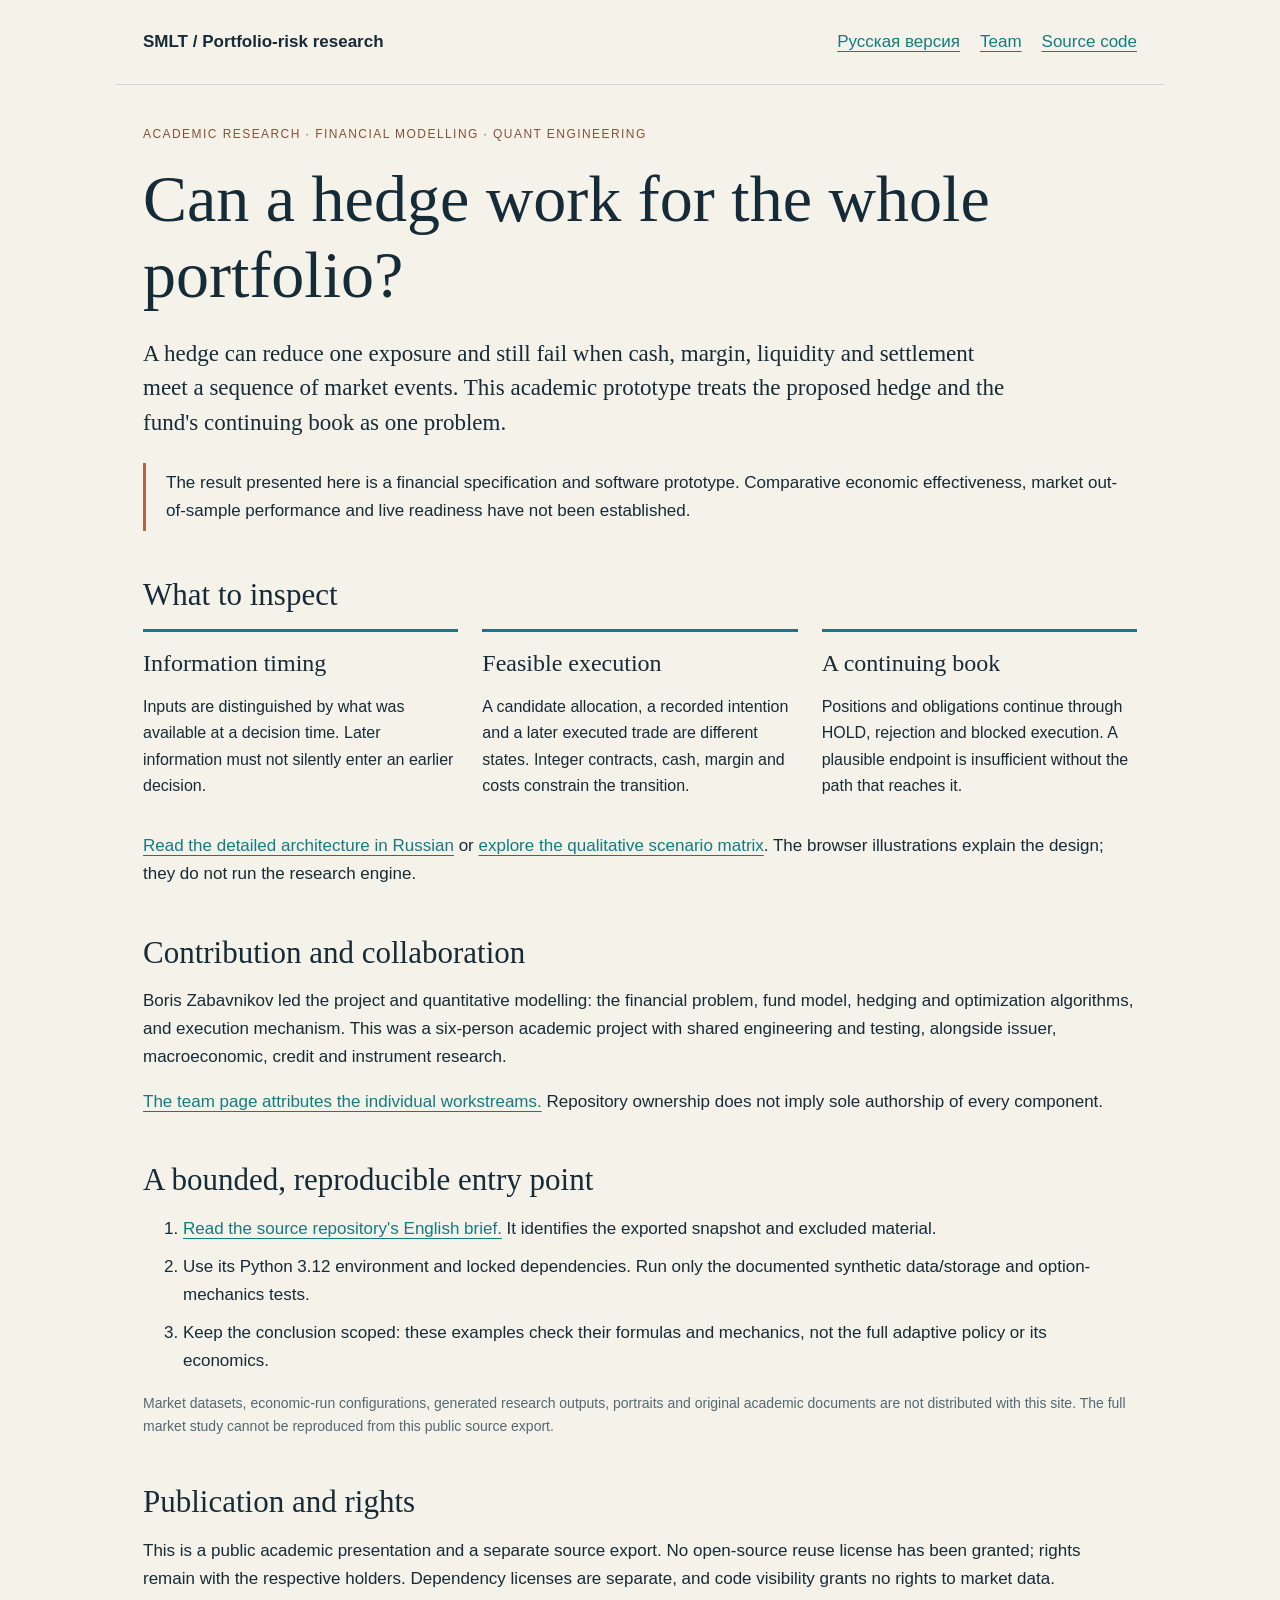
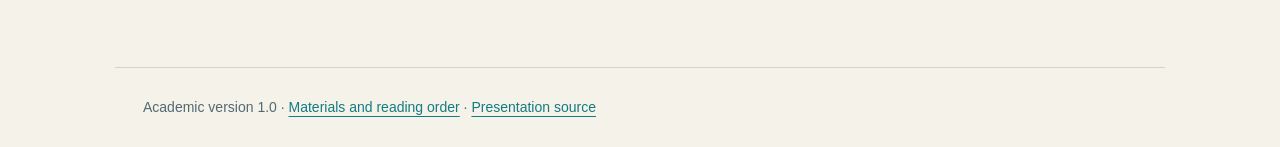
<file: en.html>
<!doctype html>
<html lang="en">
<head>
  <meta charset="utf-8">
  <meta name="viewport" content="width=device-width,initial-scale=1">
  <meta name="description" content="Academic portfolio-risk research: point-in-time inputs, hedge feasibility, delayed execution and whole-book accounting. Source export and synthetic examples.">
  <meta http-equiv="Content-Security-Policy" content="default-src 'none'; style-src 'unsafe-inline'; img-src 'self' data:; connect-src 'none'; object-src 'none'; base-uri 'none'; form-action 'none'">
  <meta name="referrer" content="no-referrer">
  <title>SMLT portfolio-risk research · English brief</title>
  <style>
    :root{color-scheme:light;--ink:#162b38;--teal:#137b82;--paper:#f5f2e9;--line:#d0d4cf}
    *{box-sizing:border-box}body{margin:0;background:var(--paper);color:var(--ink);font:17px/1.65 Arial,sans-serif}
    header,main,footer{max-width:1050px;margin:auto;padding:28px 28px}header{display:flex;justify-content:space-between;gap:24px;border-bottom:1px solid var(--line)}
    a{color:var(--teal);text-underline-offset:4px}a:focus-visible{outline:3px solid #b36647;outline-offset:4px}nav{display:flex;gap:20px;flex-wrap:wrap}
    h1,h2{font-family:Georgia,serif;font-weight:400;line-height:1.15}h1{font-size:clamp(40px,6vw,66px);max-width:850px;margin:16px 0 24px}h2{font-size:31px;margin:0 0 16px}
    .eyebrow{font-size:12px;letter-spacing:.12em;text-transform:uppercase;color:#86513a}.lead{font:23px/1.5 Georgia,serif;max-width:870px}
    section{margin:46px 0}.grid{display:grid;grid-template-columns:repeat(3,minmax(0,1fr));gap:24px}.grid article{border-top:3px solid var(--teal);padding-top:16px}.grid h3{font:24px/1.25 Georgia,serif;margin:0 0 12px}.grid p{font-size:16px}
    .boundary{border-left:3px solid #b36647;padding:6px 0 6px 20px}.small,footer{font-size:14px;color:#526974}li{margin:10px 0}footer{border-top:1px solid var(--line)}
    @media(max-width:700px){header{display:block}nav{margin-top:14px}.grid{grid-template-columns:1fr}header,main,footer{padding:22px}}
  </style>
</head>
<body>
  <header>
    <strong>SMLT / Portfolio-risk research</strong>
    <nav aria-label="Project navigation"><a href="index.html" lang="ru">Русская версия</a><a href="team.html">Team</a><a href="https://github.com/zabor-crypto/smlt-pif-research-code">Source code</a></nav>
  </header>
  <main>
    <p class="eyebrow">Academic research · Financial modelling · Quant engineering</p>
    <h1>Can a hedge work for the whole portfolio?</h1>
    <p class="lead">A hedge can reduce one exposure and still fail when cash, margin, liquidity and settlement meet a sequence of market events. This academic prototype treats the proposed hedge and the fund's continuing book as one problem.</p>
    <p class="boundary">The result presented here is a financial specification and software prototype. Comparative economic effectiveness, market out-of-sample performance and live readiness have not been established.</p>
    <section aria-labelledby="engineering">
      <h2 id="engineering">What to inspect</h2>
      <div class="grid">
        <article><h3>Information timing</h3><p>Inputs are distinguished by what was available at a decision time. Later information must not silently enter an earlier decision.</p></article>
        <article><h3>Feasible execution</h3><p>A candidate allocation, a recorded intention and a later executed trade are different states. Integer contracts, cash, margin and costs constrain the transition.</p></article>
        <article><h3>A continuing book</h3><p>Positions and obligations continue through HOLD, rejection and blocked execution. A plausible endpoint is insufficient without the path that reaches it.</p></article>
      </div>
      <p><a href="engineering.html">Read the detailed architecture in Russian</a> or <a href="appendix.html#scenario-matrix">explore the qualitative scenario matrix</a>. The browser illustrations explain the design; they do not run the research engine.</p>
    </section>
    <section aria-labelledby="contribution">
      <h2 id="contribution">Contribution and collaboration</h2>
      <p>Boris Zabavnikov led the project and quantitative modelling: the financial problem, fund model, hedging and optimization algorithms, and execution mechanism. This was a six-person academic project with shared engineering and testing, alongside issuer, macroeconomic, credit and instrument research.</p>
      <p><a href="team.html">The team page attributes the individual workstreams.</a> Repository ownership does not imply sole authorship of every component.</p>
    </section>
    <section aria-labelledby="reproduce">
      <h2 id="reproduce">A bounded, reproducible entry point</h2>
      <ol>
        <li><a href="https://github.com/zabor-crypto/smlt-pif-research-code#english-brief">Read the source repository's English brief.</a> It identifies the exported snapshot and excluded material.</li>
        <li>Use its Python 3.12 environment and locked dependencies. Run only the documented synthetic data/storage and option-mechanics tests.</li>
        <li>Keep the conclusion scoped: these examples check their formulas and mechanics, not the full adaptive policy or its economics.</li>
      </ol>
      <p class="small">Market datasets, economic-run configurations, generated research outputs, portraits and original academic documents are not distributed with this site. The full market study cannot be reproduced from this public source export.</p>
    </section>
    <section aria-labelledby="rights">
      <h2 id="rights">Publication and rights</h2>
      <p>This is a public academic presentation and a separate source export. No open-source reuse license has been granted; rights remain with the respective holders. Dependency licenses are separate, and code visibility grants no rights to market data.</p>
    </section>
  </main>
  <footer>Academic version 1.0 · <a href="readme.html#materials">Materials and reading order</a> · <a href="https://github.com/zabor-crypto/smlt-pif-research-site">Presentation source</a></footer>
</body>
</html>
</file>
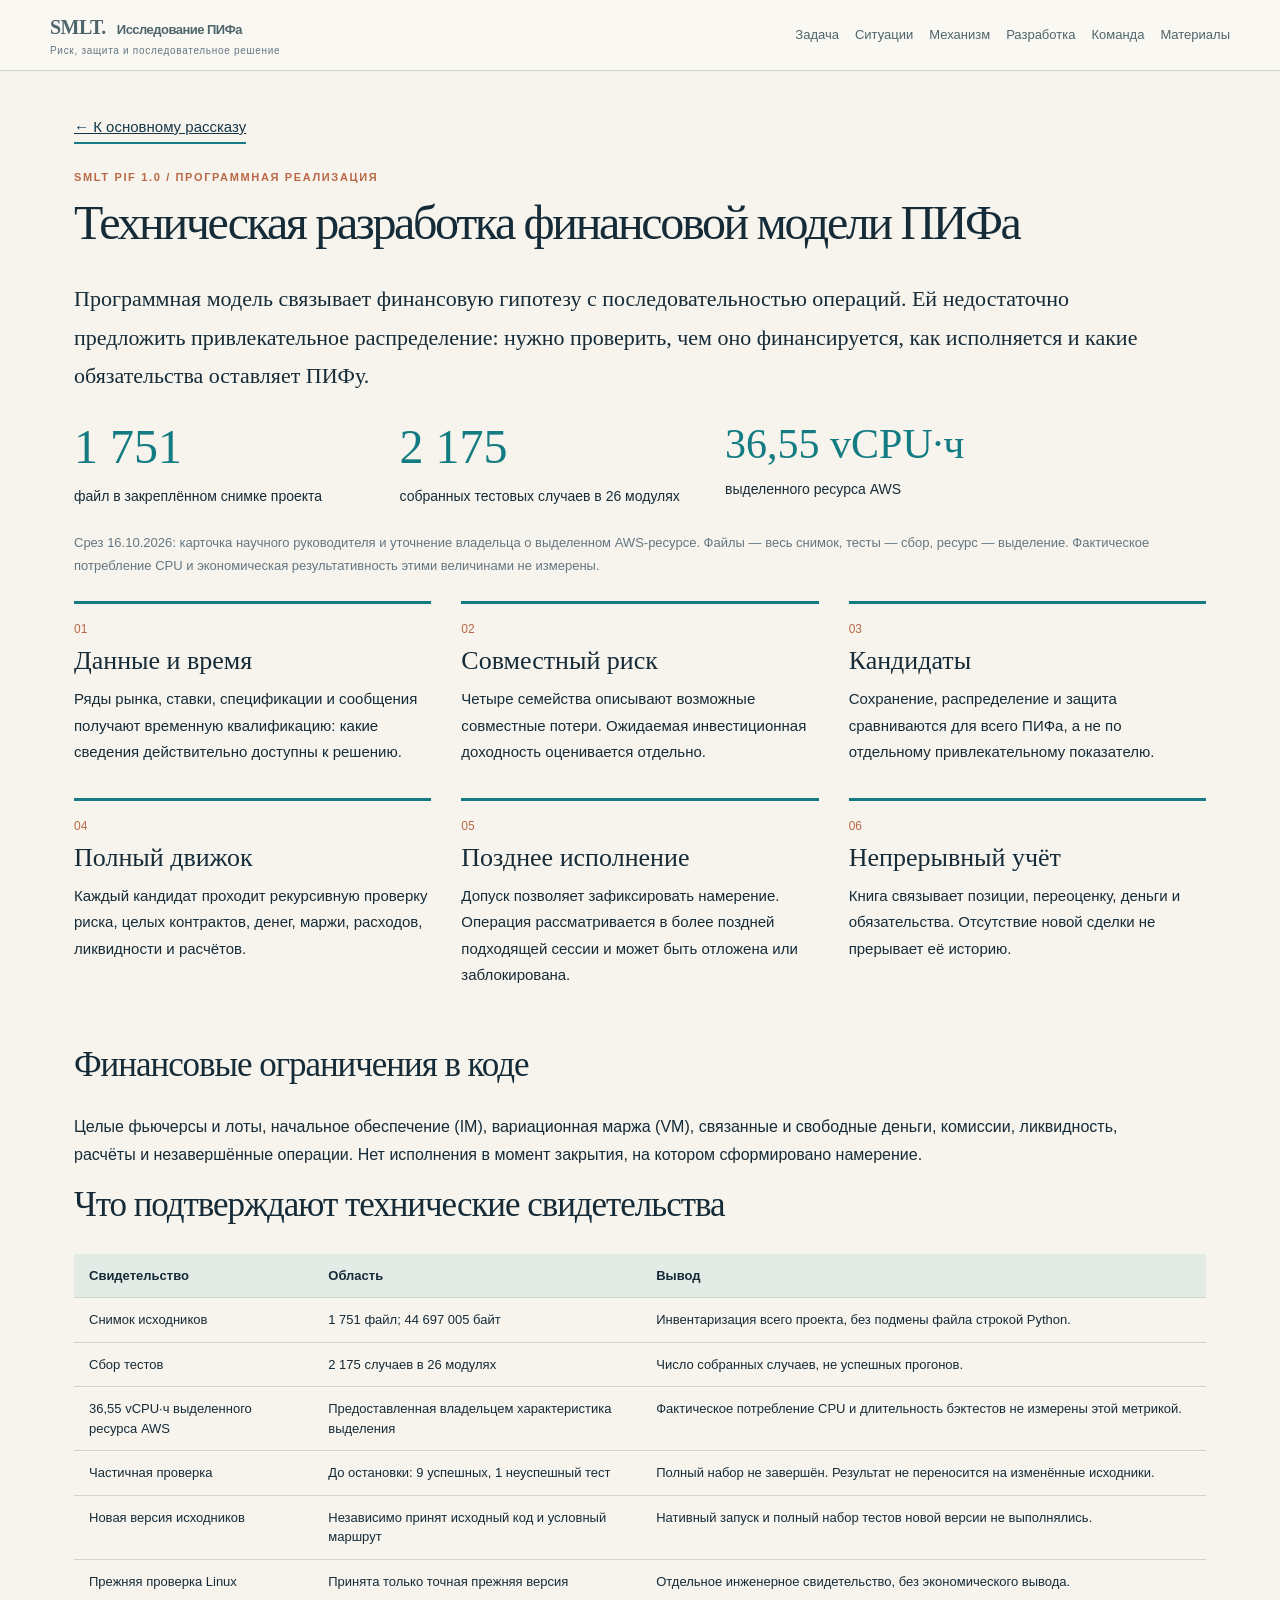
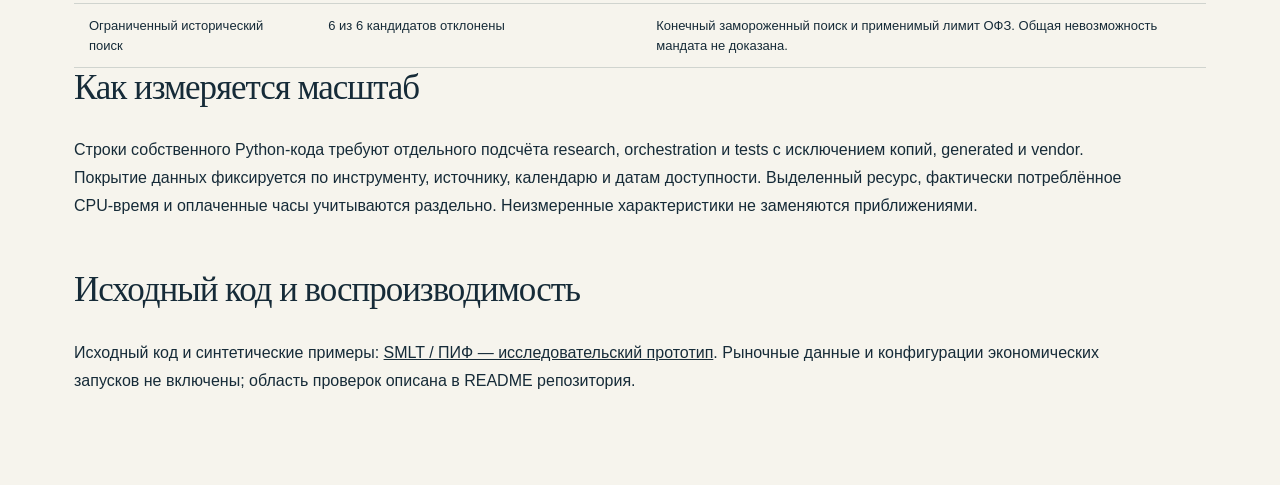
<file: engineering.html>
<!doctype html>
<html lang="ru"><head><meta http-equiv="Content-Security-Policy" content="default-src 'none'; script-src 'self' ; style-src 'self' 'unsafe-inline'; img-src 'self' data:; font-src 'self'; connect-src 'none'; object-src 'none'; base-uri 'none'; form-action 'none'"><meta name="referrer" content="no-referrer"><meta charset="utf-8"><meta name="viewport" content="width=device-width,initial-scale=1"><title>SMLT / ПИФ · Программная реализация</title><style>
:root{--paper:#f5f2e9;--white:#fffcf7;--ink:#162b38;--navy:#17384a;--teal:#137b82;--rust:#b36647;--sand:#d2a46b;--line:#d0d4cf;--muted:#657681;--dark:#10212e;--dark2:#1b3545;--max:1180px;--serif:Georgia,'Times New Roman',serif;--sans:Arial,Helvetica,sans-serif}
*{box-sizing:border-box}html{scroll-behavior:smooth}body{margin:0;color:var(--ink);background:var(--paper);font-family:var(--sans);line-height:1.52}a{color:inherit}button,select{font:inherit}button{cursor:pointer}button:focus-visible,a:focus-visible,select:focus-visible{outline:3px solid #d79b42;outline-offset:3px}h1,h2,h3,p{margin-top:0}h1,h2,.serif{font-family:var(--serif);font-weight:400}h1{font-size:clamp(45px,5.3vw,81px);line-height:1.04;letter-spacing:-.049em}h2{font-size:clamp(34px,3.8vw,58px);line-height:1.12;letter-spacing:-.037em;max-width:1030px}h3{font-size:24px;line-height:1.2}p{font-size:16px}.eyebrow{font-size:11px;font-weight:700;letter-spacing:.15em;text-transform:uppercase;color:var(--rust)}.micro{font-size:12px;line-height:1.56;color:var(--muted)}.number{font-family:var(--serif);font-size:clamp(35px,4vw,57px);letter-spacing:-.05em;line-height:1.12}.measure{font-size:12px;color:#637881}.note{border-left:3px solid var(--rust);padding:5px 0 5px 17px;color:#47616c;font:18px/1.5 var(--serif)}.link{color:var(--teal);text-decoration:underline;text-decoration-color:#a1c1bf;text-underline-offset:4px}
.sitebar{position:sticky;z-index:40;top:0;display:flex;align-items:center;gap:22px;min-height:71px;background:#faf8f2f5;border-bottom:1px solid var(--line);padding:12px max(20px,calc((100vw - var(--max))/2));backdrop-filter:blur(8px)}.brand{font-size:15px;font-weight:bold;white-space:nowrap;letter-spacing:-.035em}.brand b{font-family:var(--serif);font-size:20px;margin-right:8px}.brand small{font-size:10px;color:var(--muted);display:block;font-weight:400;letter-spacing:.07em}.sitebar .spacer{flex:1}.sitebar a{font-size:12px;text-decoration:none;color:#4f656c;white-space:nowrap}.btn{display:inline-flex;align-items:center;justify-content:center;gap:7px;background:var(--ink);color:#fff;border:1px solid var(--ink);padding:10px 16px;font-size:12px;font-weight:bold;letter-spacing:.02em;text-decoration:none}.btn.secondary{background:transparent;color:var(--ink)}.tagline{font-size:10px;letter-spacing:.07em;color:#7a5842;border:1px solid #e4c5a9;background:#f5e9dd;padding:7px 10px;white-space:nowrap}
.chapter{scroll-margin-top:72px;min-height:min(850px,95vh);padding:36px max(24px,calc((100vw - var(--max))/2)) 76px;border-bottom:1px solid #d9dcd4}.chapter:nth-of-type(even){background:#fbfaf5}.chapter-inner{max-width:var(--max);margin:auto}.chapterhead{display:flex;align-items:center;justify-content:space-between;color:#768288;font-size:11px;letter-spacing:.095em;text-transform:uppercase;border-bottom:1px solid var(--line);padding-bottom:18px;margin-bottom:47px}.chapterhead b{color:var(--teal)}.intro{display:grid;grid-template-columns:1.16fr .84fr;gap:64px;align-items:end}.intro h1{max-width:760px;margin:0 0 25px}.intro p{font-size:19px;line-height:1.6;color:#536876}.hero-visual{margin-top:38px;display:grid;grid-template-columns:1.65fr 1fr;gap:18px}.panel{background:var(--white);border:1px solid var(--line);padding:26px 29px}.panel.tint{background:#e5ece8}.panel.sand{background:#f0e9db}.book-amount{margin:15px 0 4px}.twobar{display:flex;width:100%;height:24px;margin:23px 0 16px}.twobar span:first-child{width:50%;background:var(--navy)}.twobar span:last-child{width:50%;background:var(--sand)}.book-legend{display:grid;grid-template-columns:1fr 1fr;gap:18px}.book-legend strong{font-size:16px}.book-legend small{display:block;color:var(--muted);margin-top:4px;font-size:12px}.swatch{display:inline-block;width:9px;height:9px;background:var(--navy);margin-right:8px}.swatch.cash{background:var(--sand)}.mandate-line{display:flex;gap:14px;align-items:baseline;justify-content:space-between;padding:12px 0;border-bottom:1px solid #cdd8d3}.mandate-line:last-child{border-bottom:0}.mandate-line strong{font:27px var(--serif);white-space:nowrap}.mandate-line span{font-size:12px;color:#5e7279;max-width:195px}.chapter-lead{max-width:850px;margin-bottom:30px;color:#516774;font-size:17px;line-height:1.67}
.hypotheses{display:grid;grid-template-columns:repeat(5,1fr);gap:10px}.hypo{padding:21px 18px;min-height:252px;border-top:4px solid var(--teal);background:var(--white)}.hypo:nth-child(2),.hypo:nth-child(5){border-color:var(--rust)}.hypo:nth-child(3){border-color:#ae9369}.hypo .n{font-size:11px;color:var(--muted)}.hypo h3{font:22px/1.19 var(--serif);margin:30px 0 14px}.hypo p{font-size:13px;line-height:1.5;color:#5b7079}.subhead{font:26px var(--serif);margin:30px 0 15px}
.asset-tabs{display:flex;gap:8px;flex-wrap:wrap;margin-bottom:17px}.asset-tabs button,.toggle button{border:1px solid #b7c7c8;background:transparent;color:#365361;font-size:12px;padding:11px 17px}.asset-tabs button.active,.toggle button.active{background:var(--navy);border-color:var(--navy);color:white}.asset-grid{display:grid;grid-template-columns:repeat(3,1fr);gap:12px}.asset{background:var(--white);border:1px solid var(--line);padding:21px;min-height:174px}.asset .kind{font-size:10px;letter-spacing:.09em;text-transform:uppercase;color:var(--teal);font-weight:bold}.asset h3{font:26px var(--serif);margin:15px 0 12px}.asset p{font-size:13px;color:#526974;margin:0;line-height:1.57}.asset-foot{display:flex;justify-content:space-between;align-items:center;gap:12px;font-size:11px;color:#6b7c7f;border-top:1px solid var(--line);margin-top:22px;padding-top:16px}
.twocol{display:grid;grid-template-columns:1.32fr .9fr;gap:17px}.heat{padding:24px;background:var(--white);border:1px solid var(--line)}.heatgrid{display:grid;grid-template-columns:90px repeat(6,minmax(0,1fr));gap:4px;align-items:stretch;margin:20px 0}.heatgrid .lab{font-size:10px;align-self:center;text-align:center;color:#60757b}.heatgrid .lab.row{text-align:right;padding-right:6px}.heatgrid .cell{height:45px;border:1px solid #d9e4e1;background:repeating-linear-gradient(135deg,#edf2ef,#edf2ef 8px,#e7edeb 8px,#e7edeb 16px);display:flex;align-items:center;justify-content:center;color:#8ca29c}.heatgrid .cell.diag{background:#dfe9e5}.risk-side{display:flex;flex-direction:column;gap:14px}.pillbox{padding:24px;background:#e4ebe7;border:1px solid #d5dfdb;flex:1}.pillbox.warm{background:#f0e8da}.pillbox h3{font:28px var(--serif);margin:12px 0}.pillbox p{font-size:13px;color:#576b73}.toggle{display:flex;gap:5px;flex-wrap:wrap}.factor{display:grid;grid-template-columns:repeat(4,1fr);gap:1px;margin-top:19px;background:#cad7d3}.factor div{background:#e7ede9;padding:13px 16px}.factor strong{font:25px var(--serif)}.factor small{display:block;font-size:12px;color:#6a7d7f}
.chrono{position:relative;padding:4px 0 18px}.chrono:before{content:"";position:absolute;left:32px;top:22px;bottom:25px;width:1px;background:#9aafb0}.event{display:grid;grid-template-columns:68px 1fr;gap:20px;margin:0 0 12px;position:relative}.event .bullet{height:27px;width:27px;border:2px solid var(--teal);background:var(--paper);border-radius:50%;margin:12px auto;position:relative;z-index:1}.event .content{background:var(--white);border:1px solid var(--line);padding:16px 23px}.event .content h3{font:24px var(--serif);margin:3px 0 7px}.event .content p{font-size:13px;color:#526973;margin:0}.event .content strong{font-size:10px;color:var(--rust);text-transform:uppercase;letter-spacing:.1em}.clockribbon{display:flex;gap:8px;align-items:stretch;margin-top:19px}.clockribbon div{flex:1;background:#e4ebe8;padding:17px}.clockribbon div:last-child{background:#dce5ea}.clockribbon strong{display:block;font-size:11px;letter-spacing:.08em;text-transform:uppercase}.clockribbon small{font-size:12px;color:#56707a}.clockribbon .arrow{flex:0;align-self:center;background:none;font-size:22px;color:var(--teal)}
.source-table,.results-table{width:100%;border-collapse:collapse;background:var(--white);font-size:13px}.source-table th,.results-table th{text-align:left;font-size:10px;text-transform:uppercase;letter-spacing:.1em;background:#e4ebe6;padding:14px}.source-table td,.results-table td{border-bottom:1px solid var(--line);padding:14px;vertical-align:top;color:#475f68}.source-table td:first-child,.results-table td:first-child{font-weight:bold;color:var(--ink)}.source-table tr:last-child td,.results-table tr:last-child td{border-bottom:none}.status{font-size:10px;font-weight:700;letter-spacing:.03em;color:#87613b;background:#f1e7d6;padding:5px 8px;white-space:nowrap;display:inline-block}.status.ok{color:#17656d;background:#dfece9}.status.missing{background:#e9edec;color:#516970}.source-callout{display:grid;grid-template-columns:repeat(3,1fr);gap:13px;margin-top:18px}.source-callout .panel{padding:20px}.source-callout h3{font:23px var(--serif);margin:10px 0}.source-callout p{font-size:12px;color:#597079}
.engine{background:var(--dark);color:#e3eef2;padding:27px 29px;box-shadow:0 18px 45px #0e243522}.enginehead{display:flex;justify-content:space-between;align-items:center;font-size:11px;color:#a9c0c9;border-bottom:1px solid #365261;padding-bottom:17px;gap:20px}.stepgrid{display:grid;grid-template-columns:repeat(6,1fr);gap:6px;margin:19px 0}.stepgrid button{background:var(--dark2);color:#bed1d7;text-align:left;border:1px solid #38596c;padding:10px 9px;min-height:78px;font-size:12px}.stepgrid button span{display:block;color:#92a8b3;font-size:10px;margin-bottom:10px}.stepgrid button.active{background:#e4eeeb;color:#102d38;border-color:#e4eeeb}.enginebody{display:grid;grid-template-columns:1.4fr .65fr;gap:24px;margin-top:15px}.eng-desc{padding:10px 28px 20px 0;border-right:1px solid #345261}.eng-desc h3{font:36px/1.14 var(--serif);margin:14px 0}.eng-desc p{font-size:14px;line-height:1.7;color:#bbcad2;min-height:92px}.eng-meta{display:grid;grid-template-columns:1fr 1fr;gap:10px}.eng-meta div{border:1px solid #3e5865;padding:11px;color:#e1ebed;font-size:12px}.eng-meta small{display:block;color:#90a9b5}.eng-side{padding:13px 0}.eng-side .receipt-num{font:54px var(--serif);color:#e6c48f;margin:13px 0}.eng-side p{font-size:12px;color:#b3c4ce;line-height:1.6}.eng-side b{color:#f1dec4}.engine-coda{display:flex;justify-content:space-between;gap:14px;flex-wrap:wrap;margin-top:14px;color:#768991;font-size:12px}
.outcomes{display:grid;grid-template-columns:repeat(3,1fr);gap:12px;margin-bottom:20px}.outcome{background:var(--white);padding:25px;border-top:4px solid var(--teal)}.outcome h3{font:27px var(--serif);margin:10px 0}.outcome p{font-size:13px;color:#506872}.outcome:nth-child(2){border-color:var(--rust)}.outcome:nth-child(3){border-color:var(--sand)}.unknown-chart{min-height:212px;border:1px solid var(--line);background:linear-gradient(180deg,transparent 25%,#e5e9e530 25% 26%,transparent 26% 50%,#e5e9e530 50% 51%,transparent 51% 75%,#e5e9e530 75% 76%,transparent 76%),var(--white);padding:24px;display:flex;align-items:center;justify-content:center;text-align:center}.unknown-chart div{max-width:480px}.unknown-chart b{font:28px var(--serif)}.unknown-chart p{font-size:13px;color:#617681}
.asset-presenter-summary{display:none}.presenting .asset-presenter-summary{display:grid;grid-template-columns:repeat(3,1fr);gap:14px}.presenting #assets .asset-grid,.presenting #assets .asset-tabs{display:none}.presenting .asset-presenter-summary .panel{min-height:335px}.presenting .asset-presenter-summary h3{font:30px var(--serif);margin:16px 0}.presenting .asset-presenter-summary p{font-size:14px;color:#516875}.presenting #engine .chapter-lead{display:none}.presenting #engine h2{font-size:clamp(32px,3.2vw,44px);margin-bottom:18px}.presenting #engine .engine{padding:19px 24px}.presenting #engine .stepgrid button{min-height:58px}.presenting #engine .eng-desc p{min-height:65px}.agentflow{display:grid;grid-template-columns:repeat(5,1fr);gap:9px}.agentflow .cell{border:1px solid #c6d5d1;background:var(--white);min-height:145px;padding:21px 15px}.agentflow .cell b{font:24px var(--serif);display:block;margin-bottom:14px}.agentflow .cell p{font-size:12px;color:#5c7278;margin:0}.agentflow .cell.emphasized{background:#e0ebe9;border-color:#b0cecc}.agentmini{display:grid;grid-template-columns:1fr 1fr;gap:15px;margin-top:18px}.agentmini .panel{min-height:150px}.agentmini h3{font:25px var(--serif)}.wrapup{display:grid;grid-template-columns:repeat(3,1fr);gap:13px}.wrapup .panel{min-height:270px}.wrapup .panel h3{font:30px var(--serif);margin:12px 0}.wrapup li{font-size:13px;margin:9px 0;color:#526a73}.wrapup ul{padding-left:18px}
.chap-footer{display:flex;align-items:center;justify-content:space-between;gap:20px;border-top:1px solid var(--line);margin-top:35px;padding-top:18px;color:#718086;font-size:11px}.chap-footer a{text-decoration:none;color:var(--teal);font-weight:bold}.docfoot{padding:40px max(20px,calc((100vw - var(--max))/2));background:#e8ebe5;color:#536a73;font-size:12px}.docfoot a{color:var(--ink)}
.presenter{display:none;position:fixed;right:22px;bottom:16px;z-index:80;align-items:center;gap:10px;color:#fff;background:#152d3a;padding:12px 14px;box-shadow:0 10px 34px #0003}.presenter button{border:1px solid #73909c;color:#fff;background:transparent;padding:7px 11px}.presenter button:disabled{opacity:.35;cursor:not-allowed}.presenter .timer{font-variant-numeric:tabular-nums;color:#f4d69a;min-width:59px}.presenter .chaptercount{font-size:11px}.presenting .presenter{display:flex}.presenting .sitebar,.presenting .docfoot{display:none}.presenting .chapter{display:none;min-height:100vh;padding-top:24px}.presenting .chapter.present-current{display:block}.presenting .chapter-inner{max-width:var(--max)}.presenting .chapterhead{margin-bottom:29px}.presenting h2{font-size:clamp(32px,3.5vw,53px)}.presenting .chapter-lead{margin-bottom:23px}.presenting .chap-footer{display:none}
@media(max-width:1000px){.sitebar{gap:10px}.sitebar .optional{display:none}.hypotheses{grid-template-columns:repeat(3,1fr)}.asset-grid{grid-template-columns:repeat(2,1fr)}.stepgrid{grid-template-columns:repeat(3,1fr)}.intro{gap:30px}.agentflow{grid-template-columns:repeat(3,1fr)}}
@media(max-width:700px){.sitebar{padding:10px 16px;min-height:64px}.sitebar .tagline,.sitebar .optional{display:none}.sitebar .brand{font-size:13px}.sitebar .brand b{font-size:17px}.sitebar a{font-size:11px}.btn{padding:9px}.chapter{padding:24px 17px 55px;min-height:0;scroll-margin-top:64px}.chapterhead{margin-bottom:30px;font-size:9px}.intro,.hero-visual,.twocol,.enginebody,.agentmini{grid-template-columns:1fr}.intro h1{font-size:46px}.intro p{font-size:16px}.hero-visual{gap:9px}.panel{padding:20px}.book-amount{font-size:43px}.hypotheses,.asset-grid,.outcomes,.wrapup,.source-callout{grid-template-columns:1fr}.hypo{min-height:0}.hypo h3{margin:14px 0 9px}.asset{min-height:0}.asset-grid{gap:8px}.factor{grid-template-columns:repeat(2,1fr)}.heat{padding:11px}.heatgrid{grid-template-columns:61px repeat(6,minmax(0,1fr));gap:2px}.heatgrid .cell{height:35px}.heatgrid .lab{font-size:8px}.heatgrid .lab.row{text-align:left}.clockribbon{flex-direction:column}.clockribbon .arrow{align-self:center;transform:rotate(90deg)}.source-table,.results-table{display:block;overflow-x:auto;max-width:100%;white-space:normal}.source-table{font-size:11px}.source-table td,.source-table th,.results-table td,.results-table th{min-width:105px;padding:10px}.engine{padding:16px}.stepgrid{grid-template-columns:repeat(2,1fr)}.eng-desc{border-right:0;border-bottom:1px solid #3a5161;padding:0 0 14px}.eng-desc h3{font-size:29px}.eng-meta{grid-template-columns:1fr}.agentflow{grid-template-columns:1fr 1fr}.agentflow .cell{min-height:110px;padding:13px}.presenter{left:7px;right:7px;bottom:7px;justify-content:space-between;gap:4px}.presenter button{padding:6px}.presenting .chapter{padding-bottom:88px}.presenting .hypotheses{grid-template-columns:1fr 1fr}.presenting .hypo{padding:10px}.presenting .hypo p{font-size:11px}.presenting .hypo h3{font-size:18px}.presenting .chapterhead{margin-bottom:15px}.presenting .asset-presenter-summary{grid-template-columns:1fr}.presenting .asset-presenter-summary .panel{min-height:0}.presenting #engine h2{font-size:30px}}
@media print{.sitebar,.presenter,.chap-footer,.docfoot .btn{display:none!important}.chapter,.presenting .chapter{display:block!important;min-height:0;page-break-after:always;padding:15mm 8mm;border:0}.chapterhead{margin-bottom:13mm}.engine{print-color-adjust:exact;-webkit-print-color-adjust:exact}.panel,.asset,.hypo{break-inside:avoid}body{background:white}.chap-footer{display:none}}

:root{--paper:#F6F4ED;--rust:#BA6847;--dark:#101E29}input:focus-visible,summary:focus-visible{outline:3px solid #d79b42;outline-offset:3px}.sitebar{flex-wrap:wrap}.sitebar .spacer{min-width:0}.chapter{min-height:0}.chapterhead{margin-bottom:28px}h2{font-size:clamp(32px,3.1vw,50px);letter-spacing:-.03em}.scope-line{font-size:13px;color:#657681;border-top:1px solid #D0D4CF;padding-top:13px;margin-top:22px}.snapshot-banner{padding:15px max(24px,calc((100vw - var(--max))/2));font-size:13px;background:#e4ebe7}.flat-grid{display:grid;grid-template-columns:repeat(3,1fr);gap:26px}.flat-grid.four{grid-template-columns:repeat(4,1fr)}.flat-item{min-width:0;overflow-wrap:anywhere;border-top:3px solid #137B82;padding:16px 0}.flat-item h3{font:27px Georgia;margin:8px 0 14px}.flat-item p{font-size:15px}.team-grid{display:grid;grid-template-columns:repeat(6,1fr);gap:14px}.team-photo{height:150px;background:#e7ede9;border:1px dashed #9aafb0;display:flex;align-items:center;justify-content:center;color:#657681;font-size:13px}.team-member h3{font:22px Georgia;margin:18px 0 8px}.team-member p{font-size:13px;color:#657681}.diagram-flow{display:flex;align-items:stretch;gap:14px}.diagram-flow .flow-node{flex:1;border-top:4px solid #137b82;background:#fffcf7;padding:18px}.diagram-flow .flow-node h3{font:25px Georgia}.flow-arrow{align-self:center;color:#137b82;font-size:26px}.split-flow{display:grid;grid-template-columns:1fr 1fr;gap:30px}.split-flow article{border-left:4px solid #137b82;padding:20px 26px;background:#fffcf7}.split-flow article:nth-child(2){border-color:#ba6847}.split-flow h3{font:29px Georgia}.mini-label{font-size:12px;color:#657681}.block-strip{display:grid;grid-template-columns:repeat(10,1fr);gap:3px;margin:16px 0}.block-strip span{height:36px;background:#dce8e4;display:flex;align-items:center;justify-content:center;font-size:11px;color:#365361}.factor-tree{display:grid;grid-template-columns:repeat(4,1fr);gap:18px}.factor-axis{border-top:4px solid #137B82;padding:12px;background:#fffcf7}.factor-axis h3{font:27px Georgia}.factor-slots{display:flex;gap:6px;flex-wrap:wrap}.factor-slots span{border:1px solid #cad7d3;padding:10px;font-size:13px}.product-line{font:36px Georgia;text-align:center;margin:25px 0;color:#17384a}.horizon-line{display:grid;grid-template-columns:100px 1fr;gap:18px;align-items:center;margin:16px 0}.horizon-bar{background:#e4ebe7;padding:15px;border-right:5px solid #ba6847}.horizon-line.later .horizon-bar{margin-left:45px}.teaching{background:#101E29;color:#e3eef2;padding:26px}.teaching .label-warning{font-size:13px;font-weight:bold;color:#e6c48f;line-height:1.5;border-bottom:1px solid #3e5865;padding-bottom:16px}.teaching h3{font:29px Georgia}.branch-select{display:flex;gap:8px;flex-wrap:wrap;margin:18px 0}.branch-select button{border:1px solid #9fb8bd;background:transparent;color:#e3eef2;padding:11px 15px;font:14px Arial}.branch-select button.active{background:#e4eeeb;color:#162b38}.teaching-controls{display:grid;grid-template-columns:repeat(5,1fr);gap:12px;padding:20px 0}.teaching-controls label{font-size:12px;color:#bed1d7}.teaching-controls select{width:100%;font:14px Arial;padding:10px;margin-top:8px;background:#fffcf7;color:#162b38}.fork-map{display:grid;grid-template-columns:1fr 1fr;gap:20px}.fork-map article{border:1px solid #38596c;padding:16px}.fork-map article p{font-size:14px;color:#bed1d7}.fork-map h3{font:25px Georgia}.branch-outcome{border-left:3px solid #dfb37d;padding:13px 18px;margin-top:18px;font:22px/1.4 Georgia}.engine-proof{display:grid;grid-template-columns:1.4fr 1fr;gap:26px}.engine-proof .panel{border:none}.book-loop{border-top:2px solid #137b82;padding:17px 0;margin:18px 0}.evidence-columns{display:grid;grid-template-columns:1fr 1fr;gap:26px}.evidence-columns article{border-top:3px solid #137b82;padding:18px 0}.evidence-columns article:nth-child(2){border-color:#ba6847}.evidence-columns h3{font:30px Georgia}.result-variant{font:13px Arial;padding:10px 15px;background:#17384a;color:white;border:0;margin:0 8px 15px 0}.assumption-inset{border-left:3px solid #ba6847;padding:12px 20px;background:#f0e9db}.assumption-inset p{font-size:14px;margin:9px 0}.catalog-toolbar{display:flex;gap:15px;flex-wrap:wrap;align-items:center}.catalog-toolbar input,.catalog-toolbar select{font:16px Arial;padding:10px;border:1px solid #9aafb0;max-width:100%}.table-wrap{max-width:100%;overflow:auto}.table-wrap:focus-visible{outline:3px solid #d79b42}table{border-collapse:collapse;width:100%;font:13px/1.5 Arial}td,th{padding:11px;border-bottom:1px solid #cad7d3;text-align:left;vertical-align:top;overflow-wrap:anywhere}th{background:#e4ebe7}pre{white-space:pre-wrap;overflow-wrap:anywhere}code{overflow-wrap:anywhere}details{border-bottom:1px solid #cad7d3}summary{cursor:pointer;padding:15px 0;font:24px Georgia}.appendix-main{max-width:1180px;margin:auto;padding:40px 24px}.appendix-main section{margin:45px 0;scroll-margin-top:110px}.appendix-main h1{font-size:48px}.appendix-main h2{font-size:35px}.appendix-main h3{font:25px Georgia}.appendix-main p{max-width:1080px}.inspector-links{display:flex;gap:10px;flex-wrap:wrap;margin:18px 0}.inspector-links a{border-bottom:1px solid #137b82;padding:6px 0;font-size:13px}.presenting .snapshot-banner,.presenting .sitebar,.presenting .docfoot{display:none}.presenting .chapter{min-height:720px;max-width:none;padding:20px 50px 74px;box-sizing:border-box}.presenting .chapterhead{margin-bottom:20px}.presenting h2{font-size:38px;margin:0 0 18px}.presenting .chapter-lead{display:none}.presenting #assets .asset-grid{display:grid;grid-template-columns:repeat(4,1fr)}.presenting #assets .asset-tabs{display:flex}.presenting .asset{padding:12px;min-height:0}.presenting .asset h3{font-size:20px;margin:8px 0}.presenting .asset p{font-size:11px}.presenting .asset .cost{display:none}.presenting .team-photo{height:130px}.presenting .teaching-controls{padding:12px 0}.presenting .fork-map article{padding:10px}.presenting .branch-outcome{font-size:18px}.presenting .scope-line{font-size:12px;margin-top:15px;padding-top:10px}.presenting .model-detail{display:none}.presenting .flat-item h3{font-size:23px}.presenting .flat-item p{font-size:13px}
@media(max-width:900px){.team-grid{grid-template-columns:repeat(3,1fr)}.flat-grid.four{grid-template-columns:repeat(2,1fr)}.factor-tree{grid-template-columns:repeat(2,1fr)}.teaching-controls{grid-template-columns:repeat(2,1fr)}}
.presenting #engine .book-loop{padding:12px 0;margin:14px 0}.presenting .teaching{padding:18px}.presenting .branch-select{margin:12px 0}.presenting .teaching p{font-size:13px;line-height:1.45;margin:10px 0}.presenting .fork-map h3{font-size:21px;margin:0 0 10px}.presenting .fork-map article p{font-size:12px;line-height:1.35;margin:8px 0}.presenting .branch-outcome{font-size:16px;padding:10px;margin-top:12px}.presenting .teaching-controls select{font-size:12px}.presenting #risk .flat-item p{display:none}.presenting .block-strip{margin:10px 0}.presenting .product-line{margin:17px 0}.presenting .factor-slots span{padding:8px}.presenting .horizon-bar{padding:12px}.presenting .horizon-line{margin:12px 0}.presenting .teaching .label-warning{padding-bottom:10px}
@media(max-width:700px){.flat-grid.four{grid-template-columns:1fr}.flat-grid,.split-flow,.engine-proof,.evidence-columns,.fork-map{grid-template-columns:1fr}.team-grid{grid-template-columns:repeat(2,1fr)}.diagram-flow{flex-direction:column}.flow-arrow{transform:rotate(90deg)}.sitebar{gap:10px;padding:12px 16px}.sitebar a{white-space:normal}.factor-axis h3{font-size:23px}.product-line{font-size:29px}.presenting .asset-grid{grid-template-columns:repeat(2,1fr)}.presenting .chapter{min-height:0}.presenting h2{font-size:32px}.appendix-main{padding:25px 17px}.appendix-main h1{font-size:38px}.block-strip span{font-size:9px}.teaching{padding:17px}.teaching-controls{grid-template-columns:1fr}.horizon-line{grid-template-columns:60px 1fr}.horizon-line.later .horizon-bar{margin-left:15px}.catalog-toolbar input{width:100%}}
@media(prefers-reduced-motion:reduce){html{scroll-behavior:auto}*{transition:none!important;animation:none!important}}
@media print{.sitebar,.presenter,.branch-select,.teaching-controls,.result-variant,.catalog-toolbar{display:none!important}.chapter,.presenting .chapter{display:block!important;min-height:0!important;padding:12mm 8mm}.chapterhead{margin-bottom:20px}h2{font-size:30px}.team-grid{grid-template-columns:repeat(3,1fr)}.team-photo{height:95px}.diagram-flow{flex-direction:row}.flow-arrow{transform:none}.flat-grid.four,.asset-grid{grid-template-columns:repeat(2,1fr)}.factor-tree{grid-template-columns:repeat(4,1fr)}.teaching,.factor-axis{print-color-adjust:exact}.teaching .label-warning{font-size:11px}.table-wrap{overflow:visible}table{table-layout:fixed;font-size:9px}td,th{font-size:9px;padding:5px}thead{display:table-header-group}tr{break-inside:avoid}section,details,article{break-inside:auto}.flat-item,.team-member,.asset{break-inside:avoid}.appendix-main h2{break-after:avoid}.appendix-main section{margin:25px 0}.appendix-main{padding:5mm}.appendix-main h1{font-size:30px}.engine-proof{grid-template-columns:1fr 1fr}.fork-map{grid-template-columns:1fr 1fr}.docfoot{page-break-before:avoid}.scope-line{font-size:10px}}

.team-photo{height:auto;aspect-ratio:4/5}.presenting .team-photo{height:auto;aspect-ratio:4/5}.project-description{font:23px/1.45 Georgia;max-width:1100px;border-left:3px solid #137b82;padding:15px 20px;margin:0 0 28px}.nav-definition{font-size:14px;color:#657681}.presenting .project-description{display:none}.presenting .nav-definition{font-size:12px;margin:8px 0}.presenting #risk .flat-item h3{font-size:20px}.presenting #states .factor-slots span{font-size:12px;padding:6px}.presenting #states .horizon-line{display:none}.presenting #engine .book-loop{font-size:13px}.presenting #problem .panel{padding:20px}.presenting #problem .panel p{font-size:14px;line-height:1.45;margin:12px 0}.presenting #problem .panel h3{font-size:24px;margin:0 0 15px}.presenting #problem .number{font-size:42px}.presenting #problem .hero-visual{grid-template-columns:1fr 1fr}.presenting #risk .split-flow article{padding:10px 20px}.presenting #risk .split-flow h3{font-size:26px;margin:4px 0 12px}.presenting #risk .split-flow p{margin:10px 0;font-size:14px}.presenting #risk .flat-item{padding:10px 0}.presenting #risk .flat-item h3{margin:5px 0}.presenting #risk .flat-item p.mini-label{display:block;font-size:12px}.presenting #states .factor-axis{padding:10px}.presenting #states .horizon-line{margin:8px 0}.presenting #engine .scope-line{margin-top:8px}
.joint-block{border:2px solid #137b82;padding:10px}.joint-row{display:grid;grid-template-columns:180px repeat(10,1fr);gap:4px;margin:5px 0}.joint-row b{font-size:13px;align-self:center}.joint-row span{height:18px;background:#17384a}.joint-row:nth-child(2) span{background:#137b82}.source-families{font:20px/1.6 Georgia;margin-top:18px}.roadmap{display:grid;grid-template-columns:repeat(4,1fr);gap:26px;margin:25px 0;padding-left:26px}.roadmap li{font:24px/1.4 Georgia;padding:14px;border-top:3px solid #137b82}.teaching select:disabled{opacity:.55;cursor:not-allowed}.presenting #data .diagram-flow p{font-size:12px}.presenting #data .flow-node{padding:12px}.presenting #data .source-families{font-size:16px;margin-top:12px}.presenting #data .assumption-inset{padding:8px 15px}.presenting #data .assumption-inset p{font-size:12px}.presenting #engine .book-loop{font-size:14px;padding:8px 0;margin:9px 0}.presenting #engine h3{font-size:26px}.presenting #engine p{font-size:14px}.presenting .joint-row b{font-size:12px}.presenting #decision .fork-map{display:none}.presenting .roadmap li{font-size:23px}@media(max-width:700px){.joint-row{grid-template-columns:80px repeat(10,1fr)}.joint-row b{font-size:10px}.joint-row span{height:15px}.roadmap{grid-template-columns:1fr 1fr;gap:15px}.roadmap li{font-size:20px}}

.sitebar{gap:15px}.sitebar .brand a{text-decoration:none}.sitebar a{font-size:13px}.team-grid{gap:20px}.team-member{min-width:0}.team-photo{display:block;width:100%;height:auto;aspect-ratio:4/5;object-fit:cover;object-position:50% 42%;border:0;background:#e7ede9}.team-member h3{font:25px/1.15 Georgia;margin:18px 0 10px}.team-member p{font:14px/1.45 Arial;color:var(--muted)}.team-member h3 span{display:block}.team-full{margin:35px 0 70px}.team-description{border-top:1px solid var(--line);padding-top:22px;columns:2;column-gap:50px}.team-description article{break-inside:avoid;margin:0 0 26px}.team-description h2{font:27px Georgia;margin:0 0 8px}.demo-teaser{display:flex;align-items:center;justify-content:space-between;gap:25px;background:#e4ebe7;border-top:3px solid var(--teal);padding:20px 24px;margin:24px 0}.demo-teaser strong{font:27px Georgia}.demo-teaser a{font-size:16px;white-space:nowrap}.presenting .demo-teaser{padding:8px 16px;margin:10px 0}.presenting .demo-teaser strong{font-size:19px}.presenting .demo-teaser p{display:none}.presenting .team-member h3{font-size:24px}.presenting .team-member p{font-size:13px}.presenting .team-grid{gap:20px}.presenting #team .team-photo{height:220px;aspect-ratio:4/5}.presenting .team-more{display:none}.current-source{font-size:14px;line-height:1.6}.material-links{display:flex;gap:16px;flex-wrap:wrap}.catalog-note{font-size:14px;color:var(--muted)}
@media(max-width:1000px){.team-grid{grid-template-columns:repeat(3,minmax(0,1fr))}.sitebar{position:static}.sitebar .brand{width:100%}}
@media(max-width:600px){.team-grid{grid-template-columns:repeat(2,minmax(0,1fr));gap:24px 16px}.team-member h3{font-size:24px}.team-member p{font-size:13px}.team-description{columns:1}.demo-teaser{display:block}.demo-teaser a{white-space:normal}.sitebar{padding:14px 18px;gap:12px}.presenting #team .team-photo{height:auto}.team-full{margin:25px 0}}
@media print{.demo-teaser{display:none}.team-grid{grid-template-columns:repeat(3,1fr);gap:20px}.team-photo{height:auto!important;width:100%;aspect-ratio:4/5}.team-member{break-inside:avoid}.team-member h3{font-size:22px}.team-member p{font-size:12px}.team-description{columns:1}.team-description article{break-inside:avoid}}
.chapter-static{max-width:1180px;margin:auto;padding:40px 24px}.presenting .chapter-static{display:none}.presenting .teaching-scope{font-size:11px;line-height:1.3;margin:4px 0}.presenting #risk .current-source{font-size:12px}.presenting #decision .fork-map{display:none}.appendix-main,.chapter-inner,.chapter-static{min-width:0}.appendix-main a,.appendix-main li,.appendix-main code,.current-source,.scope-line{overflow-wrap:anywhere;word-break:normal}.table-wrap{width:100%;max-width:100%;min-width:0}.return-context{margin:0 0 24px;display:flex;align-items:center;flex-wrap:wrap;gap:14px}.scene-return{display:inline-block;font:15px Arial;border-bottom:2px solid #137b82;padding:7px 0;color:#17384a}.return-context small{font:12px Arial;color:#657681}.sitebar{gap:12px}.sitebar>a{font-size:12px}.engineering-map{margin:35px 0}.engineering-row{display:grid;grid-template-columns:190px 1fr;gap:28px;padding:23px 0;border-top:1px solid #cad7d3}.engineering-row h3{font:26px Georgia;margin:0}.engineering-row p{font:16px/1.55 Arial;margin:0}.engineering-sequence{display:grid;grid-template-columns:repeat(3,1fr);gap:0 30px;margin:24px 0}.engineering-stage{border-top:3px solid #137b82;padding:18px 0}.engineering-stage .ordinal{font:12px Arial;color:#ba6847}.engineering-stage h3{font:26px Georgia;margin:10px 0}.engineering-stage p{font:15px/1.5 Arial}.engineering-evidence{background:#101e29;color:#e3eef2;padding:30px;margin:30px 0}.engineering-evidence h2{font:34px Georgia;color:#e3eef2;margin:0 0 18px}.engineering-evidence p{color:#bed1d7}.engineering-evidence a{color:#e3eef2}.kpi-method{font:14px/1.6 Arial}.kpi-method th:first-child{width:20%}.repair-conclusion{display:grid;grid-template-columns:1fr 1fr 1fr;gap:30px}.repair-conclusion article{border-top:3px solid #137b82;padding-top:15px;min-width:0}.repair-conclusion h3{font:29px Georgia}.repair-conclusion p{font:16px/1.5 Arial}.demo-event{opacity:.18;transition:opacity .6s,fill .6s}.demo-event.reached{opacity:1}.presenting .scene-return-menu{display:flex;gap:12px;flex-wrap:wrap;padding:7px 0}.scene-return-menu a{font:13px Arial;color:#137b82}.scene-return-menu{display:none}.presenting .repair-conclusion p{font-size:17px}.presenting .engineering-sequence{gap:0 24px;margin:15px 0}.presenting .engineering-stage{padding:9px 0}.presenting .engineering-stage h3{font-size:22px;margin:8px 0}.presenting .engineering-stage p{font-size:13px}.presenting .engineering-evidence{padding:16px 20px;margin:12px 0}.presenting .engineering-evidence h2{font-size:24px;margin:0 0 8px}.presenting .engineering-evidence p{font-size:13px;margin:5px 0}.presenting .teaching-scope{font-size:12px}.presenting #engine .scope-line{margin:8px 0}.presenting #engine .chapterhead{margin-bottom:12px}.presenting #engine h2{font-size:36px;margin-bottom:12px}.presenting .repair-result-summary{font-size:18px;margin-top:24px}.public-omission{font:14px/1.5 Arial;color:#657681}.public-photo-free{padding-top:0}.public-photo-free .team-photo{display:none}.public-photo-free .team-member{border-top:3px solid #137b82;padding-top:12px}
@media(max-width:800px){.engineering-row{grid-template-columns:1fr;gap:12px}.engineering-sequence,.repair-conclusion{grid-template-columns:1fr}.sitebar .brand{min-width:0}.return-context{margin-bottom:20px}.engineering-evidence{padding:23px}.engineering-evidence h2{font-size:30px}.appendix-main{width:100%}.kpi-method th:first-child{width:auto}}
@media print{.return-context,.scene-return-menu{display:none!important}.engineering-sequence{grid-template-columns:repeat(3,1fr)}.engineering-evidence{print-color-adjust:exact}.engineering-stage{break-inside:avoid}.engineering-row{break-inside:avoid}.kpi-method{font-size:10px}}

.appendix-main{overflow-wrap:anywhere}

.demo-presenting .return-context{margin:0 0 6px}.demo-presenting .scene-return{font-size:12px;padding:0}.demo-presenting .appendix-main{padding-top:10px;padding-bottom:10px}

.presenting .materials-section{display:none}.v1-stamp{font:15px Arial;color:var(--teal);margin:0 0 15px}.v1-grid{display:grid;grid-template-columns:repeat(3,minmax(0,1fr));gap:30px;margin:25px 0}.v1-grid article{border-top:2px solid var(--teal);padding-top:17px;min-width:0}.v1-grid h3{font:26px Georgia}.v1-grid p{font-size:16px;line-height:1.6}.v1-metrics{display:grid;grid-template-columns:1fr 1fr 1.6fr;gap:25px;margin:25px 0}.v1-metrics strong{font:48px Georgia;display:block;color:var(--teal);line-height:1.1;margin-bottom:12px}.v1-metrics span{display:block;font-size:14px}.v1-metrics .resource strong{font-size:42px}.v1-timeline{display:grid;grid-template-columns:repeat(3,minmax(0,1fr));gap:25px;margin:25px 0}.v1-timeline article{border-top:3px solid var(--rust);padding-top:15px}.v1-timeline h3{font:24px Georgia}.formula{font:22px/1.7 Georgia;overflow-wrap:anywhere;padding:12px 0;color:var(--teal)}.v1-source{font-size:13px;color:var(--muted);line-height:1.6}.v1-table{width:100%;border-collapse:collapse}.v1-table th,.v1-table td{text-align:left;padding:12px 15px;border-bottom:1px solid var(--line);vertical-align:top}.v1-table th{background:#e3ebe6}.reader-more{margin-top:28px}.v1-lead{font:22px/1.6 Georgia;max-width:1040px}.appendix-main{overflow-wrap:anywhere}.appendix-main section{margin:50px 0}.appendix-main p{line-height:1.75}.presenting .reader-more,.presenting .v1-source,.presenting .v1-reader{display:none}.presenting .v1-grid{margin:16px 0;gap:24px}.presenting .v1-grid h3{font-size:25px}.presenting .v1-grid p{font-size:16px}.presenting .v1-metrics{margin:20px 0}.presenting .v1-lead{font-size:21px}.presenting .v1-timeline p{font-size:15px}.presenting .v1-timeline h3{font-size:24px}.presenting #problem .v1-reader{display:none}.presenting #engine .engineering-sequence{display:none}.presenting #engine .v1-grid p{font-size:15px}.presenting #risk .v1-grid p{font-size:15px}.presenting .chapterhead{margin-bottom:23px}.presenting #conclusion h2{font-size:42px}.presenting #data h2{font-size:44px}.presenting #problem .chapter-lead{display:none}@media(max-width:700px){.v1-grid,.v1-timeline,.v1-metrics{grid-template-columns:1fr;gap:20px}.v1-metrics strong{font-size:44px}.v1-table{min-width:600px}.formula{font-size:19px}.v1-lead{font-size:20px}}@media print{.reader-more{display:block}.v1-grid,.v1-timeline{grid-template-columns:repeat(3,1fr)}.v1-source{display:block}.v1-table{min-width:0}}
</style><link rel="stylesheet" href="assets/site-r1.css"></head><body><header class="sitebar"><div class="brand"><a href="index.html"><b>SMLT.</b> Исследование ПИФа</a><small>Риск, защита и последовательное решение</small></div><nav class="reader-menu" aria-label="Основные разделы"><a href="index.html#problem">Задача</a><a href="appendix.html#scenario-matrix">Ситуации</a><a href="demo-rebalancing.html">Механизм</a><a href="engineering.html">Разработка</a><a href="team.html">Команда</a><a href="readme.html#materials">Материалы</a></nav></header><main class="appendix-main"><p class="eyebrow">SMLT PIF 1.0 / Программная реализация</p><h1>Техническая разработка финансовой модели ПИФа</h1><p class="v1-lead">Программная модель связывает финансовую гипотезу с последовательностью операций. Ей недостаточно предложить привлекательное распределение: нужно проверить, чем оно финансируется, как исполняется и какие обязательства оставляет ПИФу.</p><div class="v1-metrics"><article><strong>1 751</strong><span>файл в закреплённом снимке проекта</span></article><article><strong>2 175</strong><span>собранных тестовых случаев в 26 модулях</span></article><article class="resource"><strong>36,55 vCPU·ч</strong><span>выделенного ресурса AWS</span></article></div><p class="v1-source">Срез 16.10.2026: карточка научного руководителя и уточнение владельца о выделенном AWS-ресурсе. Файлы — весь снимок, тесты — сбор, ресурс — выделение. Фактическое потребление CPU и экономическая результативность этими величинами не измерены.</p><div class="engineering-sequence"><article class="engineering-stage"><div class="ordinal">01</div><h3>Данные и время</h3><p>Ряды рынка, ставки, спецификации и сообщения получают временную квалификацию: какие сведения действительно доступны к решению.</p></article><article class="engineering-stage"><div class="ordinal">02</div><h3>Совместный риск</h3><p>Четыре семейства описывают возможные совместные потери. Ожидаемая инвестиционная доходность оценивается отдельно.</p></article><article class="engineering-stage"><div class="ordinal">03</div><h3>Кандидаты</h3><p>Сохранение, распределение и защита сравниваются для всего ПИФа, а не по отдельному привлекательному показателю.</p></article><article class="engineering-stage"><div class="ordinal">04</div><h3>Полный движок</h3><p>Каждый кандидат проходит рекурсивную проверку риска, целых контрактов, денег, маржи, расходов, ликвидности и расчётов.</p></article><article class="engineering-stage"><div class="ordinal">05</div><h3>Позднее исполнение</h3><p>Допуск позволяет зафиксировать намерение. Операция рассматривается в более поздней подходящей сессии и может быть отложена или заблокирована.</p></article><article class="engineering-stage"><div class="ordinal">06</div><h3>Непрерывный учёт</h3><p>Книга связывает позиции, переоценку, деньги и обязательства. Отсутствие новой сделки не прерывает её историю.</p></article></div><h2>Финансовые ограничения в коде</h2><p>Целые фьючерсы и лоты, начальное обеспечение (IM), вариационная маржа (VM), связанные и свободные деньги, комиссии, ликвидность, расчёты и незавершённые операции. Нет исполнения в момент закрытия, на котором сформировано намерение.</p><h2>Что подтверждают технические свидетельства</h2><div class="table-wrap" tabindex="0" role="region" aria-label="Таблица"><table class="v1-table"><thead><tr><th>Свидетельство</th><th>Область</th><th>Вывод</th></tr></thead><tbody><tr><td>Снимок исходников</td><td>1 751 файл; 44 697 005 байт</td><td>Инвентаризация всего проекта, без подмены файла строкой Python.</td></tr><tr><td>Сбор тестов</td><td>2 175 случаев в 26 модулях</td><td>Число собранных случаев, не успешных прогонов.</td></tr><tr><td>36,55 vCPU·ч выделенного ресурса AWS</td><td>Предоставленная владельцем характеристика выделения</td><td>Фактическое потребление CPU и длительность бэктестов не измерены этой метрикой.</td></tr><tr><td>Частичная проверка</td><td>До остановки: 9 успешных, 1 неуспешный тест</td><td>Полный набор не завершён. Результат не переносится на изменённые исходники.</td></tr><tr><td>Новая версия исходников</td><td>Независимо принят исходный код и условный маршрут</td><td>Нативный запуск и полный набор тестов новой версии не выполнялись.</td></tr><tr><td>Прежняя проверка Linux</td><td>Принята только точная прежняя версия</td><td>Отдельное инженерное свидетельство, без экономического вывода.</td></tr><tr><td>Ограниченный исторический поиск</td><td>6 из 6 кандидатов отклонены</td><td>Конечный замороженный поиск и применимый лимит ОФЗ. Общая невозможность мандата не доказана.</td></tr></tbody></table></div><h2>Как измеряется масштаб</h2><p>Строки собственного Python-кода требуют отдельного подсчёта research, orchestration и tests с исключением копий, generated и vendor. Покрытие данных фиксируется по инструменту, источнику, календарю и датам доступности. Выделенный ресурс, фактически потреблённое CPU-время и оплаченные часы учитываются раздельно. Неизмеренные характеристики не заменяются приближениями.</p><section id="code-reproducibility"><h2>Исходный код и воспроизводимость</h2><p>Исходный код и синтетические примеры: <a href="https://github.com/zabor-crypto/smlt-pif-research-code" rel="noopener noreferrer">SMLT / ПИФ — исследовательский прототип</a>. Рыночные данные и конфигурации экономических запусков не включены; область проверок описана в README репозитория.</p></section></main><script src="assets/navigation.js"></script></body></html>
</file>
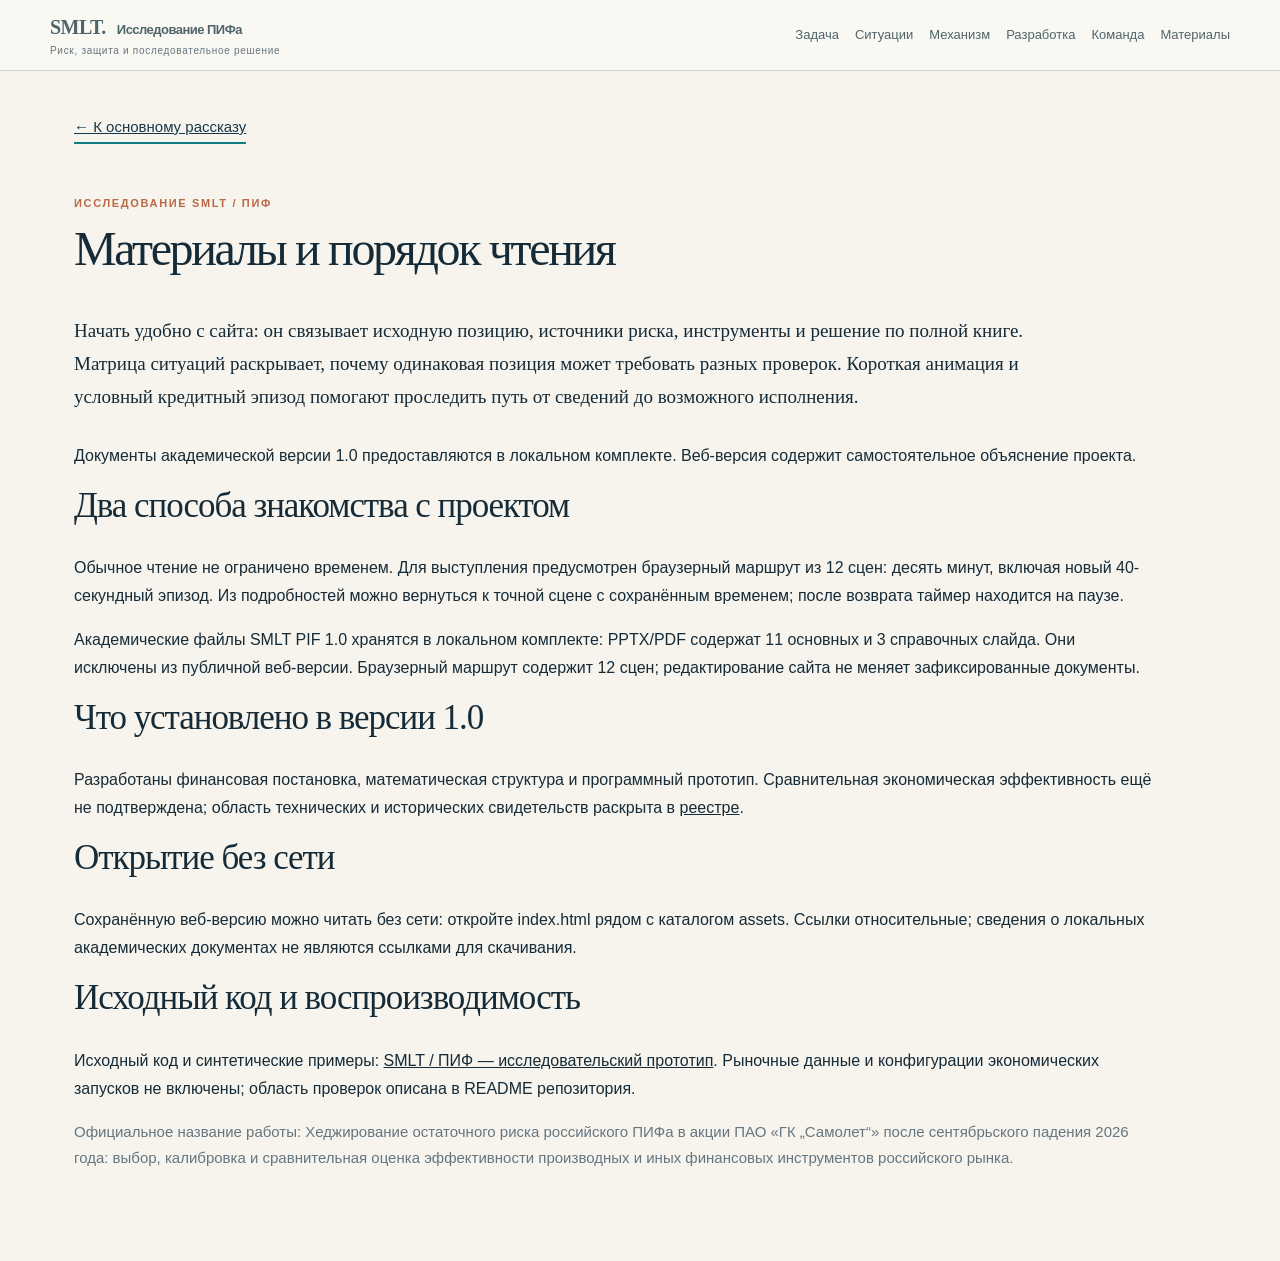
<file: readme.html>
<!doctype html>
<html lang="ru"><head><meta http-equiv="Content-Security-Policy" content="default-src 'none'; script-src 'self' ; style-src 'self' 'unsafe-inline'; img-src 'self' data:; font-src 'self'; connect-src 'none'; object-src 'none'; base-uri 'none'; form-action 'none'"><meta name="referrer" content="no-referrer"><meta charset="utf-8"><meta name="viewport" content="width=device-width,initial-scale=1"><title>SMLT / ПИФ · Материалы и порядок чтения</title><style>
:root{--paper:#f5f2e9;--white:#fffcf7;--ink:#162b38;--navy:#17384a;--teal:#137b82;--rust:#b36647;--sand:#d2a46b;--line:#d0d4cf;--muted:#657681;--dark:#10212e;--dark2:#1b3545;--max:1180px;--serif:Georgia,'Times New Roman',serif;--sans:Arial,Helvetica,sans-serif}
*{box-sizing:border-box}html{scroll-behavior:smooth}body{margin:0;color:var(--ink);background:var(--paper);font-family:var(--sans);line-height:1.52}a{color:inherit}button,select{font:inherit}button{cursor:pointer}button:focus-visible,a:focus-visible,select:focus-visible{outline:3px solid #d79b42;outline-offset:3px}h1,h2,h3,p{margin-top:0}h1,h2,.serif{font-family:var(--serif);font-weight:400}h1{font-size:clamp(45px,5.3vw,81px);line-height:1.04;letter-spacing:-.049em}h2{font-size:clamp(34px,3.8vw,58px);line-height:1.12;letter-spacing:-.037em;max-width:1030px}h3{font-size:24px;line-height:1.2}p{font-size:16px}.eyebrow{font-size:11px;font-weight:700;letter-spacing:.15em;text-transform:uppercase;color:var(--rust)}.micro{font-size:12px;line-height:1.56;color:var(--muted)}.number{font-family:var(--serif);font-size:clamp(35px,4vw,57px);letter-spacing:-.05em;line-height:1.12}.measure{font-size:12px;color:#637881}.note{border-left:3px solid var(--rust);padding:5px 0 5px 17px;color:#47616c;font:18px/1.5 var(--serif)}.link{color:var(--teal);text-decoration:underline;text-decoration-color:#a1c1bf;text-underline-offset:4px}
.sitebar{position:sticky;z-index:40;top:0;display:flex;align-items:center;gap:22px;min-height:71px;background:#faf8f2f5;border-bottom:1px solid var(--line);padding:12px max(20px,calc((100vw - var(--max))/2));backdrop-filter:blur(8px)}.brand{font-size:15px;font-weight:bold;white-space:nowrap;letter-spacing:-.035em}.brand b{font-family:var(--serif);font-size:20px;margin-right:8px}.brand small{font-size:10px;color:var(--muted);display:block;font-weight:400;letter-spacing:.07em}.sitebar .spacer{flex:1}.sitebar a{font-size:12px;text-decoration:none;color:#4f656c;white-space:nowrap}.btn{display:inline-flex;align-items:center;justify-content:center;gap:7px;background:var(--ink);color:#fff;border:1px solid var(--ink);padding:10px 16px;font-size:12px;font-weight:bold;letter-spacing:.02em;text-decoration:none}.btn.secondary{background:transparent;color:var(--ink)}.tagline{font-size:10px;letter-spacing:.07em;color:#7a5842;border:1px solid #e4c5a9;background:#f5e9dd;padding:7px 10px;white-space:nowrap}
.chapter{scroll-margin-top:72px;min-height:min(850px,95vh);padding:36px max(24px,calc((100vw - var(--max))/2)) 76px;border-bottom:1px solid #d9dcd4}.chapter:nth-of-type(even){background:#fbfaf5}.chapter-inner{max-width:var(--max);margin:auto}.chapterhead{display:flex;align-items:center;justify-content:space-between;color:#768288;font-size:11px;letter-spacing:.095em;text-transform:uppercase;border-bottom:1px solid var(--line);padding-bottom:18px;margin-bottom:47px}.chapterhead b{color:var(--teal)}.intro{display:grid;grid-template-columns:1.16fr .84fr;gap:64px;align-items:end}.intro h1{max-width:760px;margin:0 0 25px}.intro p{font-size:19px;line-height:1.6;color:#536876}.hero-visual{margin-top:38px;display:grid;grid-template-columns:1.65fr 1fr;gap:18px}.panel{background:var(--white);border:1px solid var(--line);padding:26px 29px}.panel.tint{background:#e5ece8}.panel.sand{background:#f0e9db}.book-amount{margin:15px 0 4px}.twobar{display:flex;width:100%;height:24px;margin:23px 0 16px}.twobar span:first-child{width:50%;background:var(--navy)}.twobar span:last-child{width:50%;background:var(--sand)}.book-legend{display:grid;grid-template-columns:1fr 1fr;gap:18px}.book-legend strong{font-size:16px}.book-legend small{display:block;color:var(--muted);margin-top:4px;font-size:12px}.swatch{display:inline-block;width:9px;height:9px;background:var(--navy);margin-right:8px}.swatch.cash{background:var(--sand)}.mandate-line{display:flex;gap:14px;align-items:baseline;justify-content:space-between;padding:12px 0;border-bottom:1px solid #cdd8d3}.mandate-line:last-child{border-bottom:0}.mandate-line strong{font:27px var(--serif);white-space:nowrap}.mandate-line span{font-size:12px;color:#5e7279;max-width:195px}.chapter-lead{max-width:850px;margin-bottom:30px;color:#516774;font-size:17px;line-height:1.67}
.hypotheses{display:grid;grid-template-columns:repeat(5,1fr);gap:10px}.hypo{padding:21px 18px;min-height:252px;border-top:4px solid var(--teal);background:var(--white)}.hypo:nth-child(2),.hypo:nth-child(5){border-color:var(--rust)}.hypo:nth-child(3){border-color:#ae9369}.hypo .n{font-size:11px;color:var(--muted)}.hypo h3{font:22px/1.19 var(--serif);margin:30px 0 14px}.hypo p{font-size:13px;line-height:1.5;color:#5b7079}.subhead{font:26px var(--serif);margin:30px 0 15px}
.asset-tabs{display:flex;gap:8px;flex-wrap:wrap;margin-bottom:17px}.asset-tabs button,.toggle button{border:1px solid #b7c7c8;background:transparent;color:#365361;font-size:12px;padding:11px 17px}.asset-tabs button.active,.toggle button.active{background:var(--navy);border-color:var(--navy);color:white}.asset-grid{display:grid;grid-template-columns:repeat(3,1fr);gap:12px}.asset{background:var(--white);border:1px solid var(--line);padding:21px;min-height:174px}.asset .kind{font-size:10px;letter-spacing:.09em;text-transform:uppercase;color:var(--teal);font-weight:bold}.asset h3{font:26px var(--serif);margin:15px 0 12px}.asset p{font-size:13px;color:#526974;margin:0;line-height:1.57}.asset-foot{display:flex;justify-content:space-between;align-items:center;gap:12px;font-size:11px;color:#6b7c7f;border-top:1px solid var(--line);margin-top:22px;padding-top:16px}
.twocol{display:grid;grid-template-columns:1.32fr .9fr;gap:17px}.heat{padding:24px;background:var(--white);border:1px solid var(--line)}.heatgrid{display:grid;grid-template-columns:90px repeat(6,minmax(0,1fr));gap:4px;align-items:stretch;margin:20px 0}.heatgrid .lab{font-size:10px;align-self:center;text-align:center;color:#60757b}.heatgrid .lab.row{text-align:right;padding-right:6px}.heatgrid .cell{height:45px;border:1px solid #d9e4e1;background:repeating-linear-gradient(135deg,#edf2ef,#edf2ef 8px,#e7edeb 8px,#e7edeb 16px);display:flex;align-items:center;justify-content:center;color:#8ca29c}.heatgrid .cell.diag{background:#dfe9e5}.risk-side{display:flex;flex-direction:column;gap:14px}.pillbox{padding:24px;background:#e4ebe7;border:1px solid #d5dfdb;flex:1}.pillbox.warm{background:#f0e8da}.pillbox h3{font:28px var(--serif);margin:12px 0}.pillbox p{font-size:13px;color:#576b73}.toggle{display:flex;gap:5px;flex-wrap:wrap}.factor{display:grid;grid-template-columns:repeat(4,1fr);gap:1px;margin-top:19px;background:#cad7d3}.factor div{background:#e7ede9;padding:13px 16px}.factor strong{font:25px var(--serif)}.factor small{display:block;font-size:12px;color:#6a7d7f}
.chrono{position:relative;padding:4px 0 18px}.chrono:before{content:"";position:absolute;left:32px;top:22px;bottom:25px;width:1px;background:#9aafb0}.event{display:grid;grid-template-columns:68px 1fr;gap:20px;margin:0 0 12px;position:relative}.event .bullet{height:27px;width:27px;border:2px solid var(--teal);background:var(--paper);border-radius:50%;margin:12px auto;position:relative;z-index:1}.event .content{background:var(--white);border:1px solid var(--line);padding:16px 23px}.event .content h3{font:24px var(--serif);margin:3px 0 7px}.event .content p{font-size:13px;color:#526973;margin:0}.event .content strong{font-size:10px;color:var(--rust);text-transform:uppercase;letter-spacing:.1em}.clockribbon{display:flex;gap:8px;align-items:stretch;margin-top:19px}.clockribbon div{flex:1;background:#e4ebe8;padding:17px}.clockribbon div:last-child{background:#dce5ea}.clockribbon strong{display:block;font-size:11px;letter-spacing:.08em;text-transform:uppercase}.clockribbon small{font-size:12px;color:#56707a}.clockribbon .arrow{flex:0;align-self:center;background:none;font-size:22px;color:var(--teal)}
.source-table,.results-table{width:100%;border-collapse:collapse;background:var(--white);font-size:13px}.source-table th,.results-table th{text-align:left;font-size:10px;text-transform:uppercase;letter-spacing:.1em;background:#e4ebe6;padding:14px}.source-table td,.results-table td{border-bottom:1px solid var(--line);padding:14px;vertical-align:top;color:#475f68}.source-table td:first-child,.results-table td:first-child{font-weight:bold;color:var(--ink)}.source-table tr:last-child td,.results-table tr:last-child td{border-bottom:none}.status{font-size:10px;font-weight:700;letter-spacing:.03em;color:#87613b;background:#f1e7d6;padding:5px 8px;white-space:nowrap;display:inline-block}.status.ok{color:#17656d;background:#dfece9}.status.missing{background:#e9edec;color:#516970}.source-callout{display:grid;grid-template-columns:repeat(3,1fr);gap:13px;margin-top:18px}.source-callout .panel{padding:20px}.source-callout h3{font:23px var(--serif);margin:10px 0}.source-callout p{font-size:12px;color:#597079}
.engine{background:var(--dark);color:#e3eef2;padding:27px 29px;box-shadow:0 18px 45px #0e243522}.enginehead{display:flex;justify-content:space-between;align-items:center;font-size:11px;color:#a9c0c9;border-bottom:1px solid #365261;padding-bottom:17px;gap:20px}.stepgrid{display:grid;grid-template-columns:repeat(6,1fr);gap:6px;margin:19px 0}.stepgrid button{background:var(--dark2);color:#bed1d7;text-align:left;border:1px solid #38596c;padding:10px 9px;min-height:78px;font-size:12px}.stepgrid button span{display:block;color:#92a8b3;font-size:10px;margin-bottom:10px}.stepgrid button.active{background:#e4eeeb;color:#102d38;border-color:#e4eeeb}.enginebody{display:grid;grid-template-columns:1.4fr .65fr;gap:24px;margin-top:15px}.eng-desc{padding:10px 28px 20px 0;border-right:1px solid #345261}.eng-desc h3{font:36px/1.14 var(--serif);margin:14px 0}.eng-desc p{font-size:14px;line-height:1.7;color:#bbcad2;min-height:92px}.eng-meta{display:grid;grid-template-columns:1fr 1fr;gap:10px}.eng-meta div{border:1px solid #3e5865;padding:11px;color:#e1ebed;font-size:12px}.eng-meta small{display:block;color:#90a9b5}.eng-side{padding:13px 0}.eng-side .receipt-num{font:54px var(--serif);color:#e6c48f;margin:13px 0}.eng-side p{font-size:12px;color:#b3c4ce;line-height:1.6}.eng-side b{color:#f1dec4}.engine-coda{display:flex;justify-content:space-between;gap:14px;flex-wrap:wrap;margin-top:14px;color:#768991;font-size:12px}
.outcomes{display:grid;grid-template-columns:repeat(3,1fr);gap:12px;margin-bottom:20px}.outcome{background:var(--white);padding:25px;border-top:4px solid var(--teal)}.outcome h3{font:27px var(--serif);margin:10px 0}.outcome p{font-size:13px;color:#506872}.outcome:nth-child(2){border-color:var(--rust)}.outcome:nth-child(3){border-color:var(--sand)}.unknown-chart{min-height:212px;border:1px solid var(--line);background:linear-gradient(180deg,transparent 25%,#e5e9e530 25% 26%,transparent 26% 50%,#e5e9e530 50% 51%,transparent 51% 75%,#e5e9e530 75% 76%,transparent 76%),var(--white);padding:24px;display:flex;align-items:center;justify-content:center;text-align:center}.unknown-chart div{max-width:480px}.unknown-chart b{font:28px var(--serif)}.unknown-chart p{font-size:13px;color:#617681}
.asset-presenter-summary{display:none}.presenting .asset-presenter-summary{display:grid;grid-template-columns:repeat(3,1fr);gap:14px}.presenting #assets .asset-grid,.presenting #assets .asset-tabs{display:none}.presenting .asset-presenter-summary .panel{min-height:335px}.presenting .asset-presenter-summary h3{font:30px var(--serif);margin:16px 0}.presenting .asset-presenter-summary p{font-size:14px;color:#516875}.presenting #engine .chapter-lead{display:none}.presenting #engine h2{font-size:clamp(32px,3.2vw,44px);margin-bottom:18px}.presenting #engine .engine{padding:19px 24px}.presenting #engine .stepgrid button{min-height:58px}.presenting #engine .eng-desc p{min-height:65px}.agentflow{display:grid;grid-template-columns:repeat(5,1fr);gap:9px}.agentflow .cell{border:1px solid #c6d5d1;background:var(--white);min-height:145px;padding:21px 15px}.agentflow .cell b{font:24px var(--serif);display:block;margin-bottom:14px}.agentflow .cell p{font-size:12px;color:#5c7278;margin:0}.agentflow .cell.emphasized{background:#e0ebe9;border-color:#b0cecc}.agentmini{display:grid;grid-template-columns:1fr 1fr;gap:15px;margin-top:18px}.agentmini .panel{min-height:150px}.agentmini h3{font:25px var(--serif)}.wrapup{display:grid;grid-template-columns:repeat(3,1fr);gap:13px}.wrapup .panel{min-height:270px}.wrapup .panel h3{font:30px var(--serif);margin:12px 0}.wrapup li{font-size:13px;margin:9px 0;color:#526a73}.wrapup ul{padding-left:18px}
.chap-footer{display:flex;align-items:center;justify-content:space-between;gap:20px;border-top:1px solid var(--line);margin-top:35px;padding-top:18px;color:#718086;font-size:11px}.chap-footer a{text-decoration:none;color:var(--teal);font-weight:bold}.docfoot{padding:40px max(20px,calc((100vw - var(--max))/2));background:#e8ebe5;color:#536a73;font-size:12px}.docfoot a{color:var(--ink)}
.presenter{display:none;position:fixed;right:22px;bottom:16px;z-index:80;align-items:center;gap:10px;color:#fff;background:#152d3a;padding:12px 14px;box-shadow:0 10px 34px #0003}.presenter button{border:1px solid #73909c;color:#fff;background:transparent;padding:7px 11px}.presenter button:disabled{opacity:.35;cursor:not-allowed}.presenter .timer{font-variant-numeric:tabular-nums;color:#f4d69a;min-width:59px}.presenter .chaptercount{font-size:11px}.presenting .presenter{display:flex}.presenting .sitebar,.presenting .docfoot{display:none}.presenting .chapter{display:none;min-height:100vh;padding-top:24px}.presenting .chapter.present-current{display:block}.presenting .chapter-inner{max-width:var(--max)}.presenting .chapterhead{margin-bottom:29px}.presenting h2{font-size:clamp(32px,3.5vw,53px)}.presenting .chapter-lead{margin-bottom:23px}.presenting .chap-footer{display:none}
@media(max-width:1000px){.sitebar{gap:10px}.sitebar .optional{display:none}.hypotheses{grid-template-columns:repeat(3,1fr)}.asset-grid{grid-template-columns:repeat(2,1fr)}.stepgrid{grid-template-columns:repeat(3,1fr)}.intro{gap:30px}.agentflow{grid-template-columns:repeat(3,1fr)}}
@media(max-width:700px){.sitebar{padding:10px 16px;min-height:64px}.sitebar .tagline,.sitebar .optional{display:none}.sitebar .brand{font-size:13px}.sitebar .brand b{font-size:17px}.sitebar a{font-size:11px}.btn{padding:9px}.chapter{padding:24px 17px 55px;min-height:0;scroll-margin-top:64px}.chapterhead{margin-bottom:30px;font-size:9px}.intro,.hero-visual,.twocol,.enginebody,.agentmini{grid-template-columns:1fr}.intro h1{font-size:46px}.intro p{font-size:16px}.hero-visual{gap:9px}.panel{padding:20px}.book-amount{font-size:43px}.hypotheses,.asset-grid,.outcomes,.wrapup,.source-callout{grid-template-columns:1fr}.hypo{min-height:0}.hypo h3{margin:14px 0 9px}.asset{min-height:0}.asset-grid{gap:8px}.factor{grid-template-columns:repeat(2,1fr)}.heat{padding:11px}.heatgrid{grid-template-columns:61px repeat(6,minmax(0,1fr));gap:2px}.heatgrid .cell{height:35px}.heatgrid .lab{font-size:8px}.heatgrid .lab.row{text-align:left}.clockribbon{flex-direction:column}.clockribbon .arrow{align-self:center;transform:rotate(90deg)}.source-table,.results-table{display:block;overflow-x:auto;max-width:100%;white-space:normal}.source-table{font-size:11px}.source-table td,.source-table th,.results-table td,.results-table th{min-width:105px;padding:10px}.engine{padding:16px}.stepgrid{grid-template-columns:repeat(2,1fr)}.eng-desc{border-right:0;border-bottom:1px solid #3a5161;padding:0 0 14px}.eng-desc h3{font-size:29px}.eng-meta{grid-template-columns:1fr}.agentflow{grid-template-columns:1fr 1fr}.agentflow .cell{min-height:110px;padding:13px}.presenter{left:7px;right:7px;bottom:7px;justify-content:space-between;gap:4px}.presenter button{padding:6px}.presenting .chapter{padding-bottom:88px}.presenting .hypotheses{grid-template-columns:1fr 1fr}.presenting .hypo{padding:10px}.presenting .hypo p{font-size:11px}.presenting .hypo h3{font-size:18px}.presenting .chapterhead{margin-bottom:15px}.presenting .asset-presenter-summary{grid-template-columns:1fr}.presenting .asset-presenter-summary .panel{min-height:0}.presenting #engine h2{font-size:30px}}
@media print{.sitebar,.presenter,.chap-footer,.docfoot .btn{display:none!important}.chapter,.presenting .chapter{display:block!important;min-height:0;page-break-after:always;padding:15mm 8mm;border:0}.chapterhead{margin-bottom:13mm}.engine{print-color-adjust:exact;-webkit-print-color-adjust:exact}.panel,.asset,.hypo{break-inside:avoid}body{background:white}.chap-footer{display:none}}

:root{--paper:#F6F4ED;--rust:#BA6847;--dark:#101E29}input:focus-visible,summary:focus-visible{outline:3px solid #d79b42;outline-offset:3px}.sitebar{flex-wrap:wrap}.sitebar .spacer{min-width:0}.chapter{min-height:0}.chapterhead{margin-bottom:28px}h2{font-size:clamp(32px,3.1vw,50px);letter-spacing:-.03em}.scope-line{font-size:13px;color:#657681;border-top:1px solid #D0D4CF;padding-top:13px;margin-top:22px}.snapshot-banner{padding:15px max(24px,calc((100vw - var(--max))/2));font-size:13px;background:#e4ebe7}.flat-grid{display:grid;grid-template-columns:repeat(3,1fr);gap:26px}.flat-grid.four{grid-template-columns:repeat(4,1fr)}.flat-item{min-width:0;overflow-wrap:anywhere;border-top:3px solid #137B82;padding:16px 0}.flat-item h3{font:27px Georgia;margin:8px 0 14px}.flat-item p{font-size:15px}.team-grid{display:grid;grid-template-columns:repeat(6,1fr);gap:14px}.team-photo{height:150px;background:#e7ede9;border:1px dashed #9aafb0;display:flex;align-items:center;justify-content:center;color:#657681;font-size:13px}.team-member h3{font:22px Georgia;margin:18px 0 8px}.team-member p{font-size:13px;color:#657681}.diagram-flow{display:flex;align-items:stretch;gap:14px}.diagram-flow .flow-node{flex:1;border-top:4px solid #137b82;background:#fffcf7;padding:18px}.diagram-flow .flow-node h3{font:25px Georgia}.flow-arrow{align-self:center;color:#137b82;font-size:26px}.split-flow{display:grid;grid-template-columns:1fr 1fr;gap:30px}.split-flow article{border-left:4px solid #137b82;padding:20px 26px;background:#fffcf7}.split-flow article:nth-child(2){border-color:#ba6847}.split-flow h3{font:29px Georgia}.mini-label{font-size:12px;color:#657681}.block-strip{display:grid;grid-template-columns:repeat(10,1fr);gap:3px;margin:16px 0}.block-strip span{height:36px;background:#dce8e4;display:flex;align-items:center;justify-content:center;font-size:11px;color:#365361}.factor-tree{display:grid;grid-template-columns:repeat(4,1fr);gap:18px}.factor-axis{border-top:4px solid #137B82;padding:12px;background:#fffcf7}.factor-axis h3{font:27px Georgia}.factor-slots{display:flex;gap:6px;flex-wrap:wrap}.factor-slots span{border:1px solid #cad7d3;padding:10px;font-size:13px}.product-line{font:36px Georgia;text-align:center;margin:25px 0;color:#17384a}.horizon-line{display:grid;grid-template-columns:100px 1fr;gap:18px;align-items:center;margin:16px 0}.horizon-bar{background:#e4ebe7;padding:15px;border-right:5px solid #ba6847}.horizon-line.later .horizon-bar{margin-left:45px}.teaching{background:#101E29;color:#e3eef2;padding:26px}.teaching .label-warning{font-size:13px;font-weight:bold;color:#e6c48f;line-height:1.5;border-bottom:1px solid #3e5865;padding-bottom:16px}.teaching h3{font:29px Georgia}.branch-select{display:flex;gap:8px;flex-wrap:wrap;margin:18px 0}.branch-select button{border:1px solid #9fb8bd;background:transparent;color:#e3eef2;padding:11px 15px;font:14px Arial}.branch-select button.active{background:#e4eeeb;color:#162b38}.teaching-controls{display:grid;grid-template-columns:repeat(5,1fr);gap:12px;padding:20px 0}.teaching-controls label{font-size:12px;color:#bed1d7}.teaching-controls select{width:100%;font:14px Arial;padding:10px;margin-top:8px;background:#fffcf7;color:#162b38}.fork-map{display:grid;grid-template-columns:1fr 1fr;gap:20px}.fork-map article{border:1px solid #38596c;padding:16px}.fork-map article p{font-size:14px;color:#bed1d7}.fork-map h3{font:25px Georgia}.branch-outcome{border-left:3px solid #dfb37d;padding:13px 18px;margin-top:18px;font:22px/1.4 Georgia}.engine-proof{display:grid;grid-template-columns:1.4fr 1fr;gap:26px}.engine-proof .panel{border:none}.book-loop{border-top:2px solid #137b82;padding:17px 0;margin:18px 0}.evidence-columns{display:grid;grid-template-columns:1fr 1fr;gap:26px}.evidence-columns article{border-top:3px solid #137b82;padding:18px 0}.evidence-columns article:nth-child(2){border-color:#ba6847}.evidence-columns h3{font:30px Georgia}.result-variant{font:13px Arial;padding:10px 15px;background:#17384a;color:white;border:0;margin:0 8px 15px 0}.assumption-inset{border-left:3px solid #ba6847;padding:12px 20px;background:#f0e9db}.assumption-inset p{font-size:14px;margin:9px 0}.catalog-toolbar{display:flex;gap:15px;flex-wrap:wrap;align-items:center}.catalog-toolbar input,.catalog-toolbar select{font:16px Arial;padding:10px;border:1px solid #9aafb0;max-width:100%}.table-wrap{max-width:100%;overflow:auto}.table-wrap:focus-visible{outline:3px solid #d79b42}table{border-collapse:collapse;width:100%;font:13px/1.5 Arial}td,th{padding:11px;border-bottom:1px solid #cad7d3;text-align:left;vertical-align:top;overflow-wrap:anywhere}th{background:#e4ebe7}pre{white-space:pre-wrap;overflow-wrap:anywhere}code{overflow-wrap:anywhere}details{border-bottom:1px solid #cad7d3}summary{cursor:pointer;padding:15px 0;font:24px Georgia}.appendix-main{max-width:1180px;margin:auto;padding:40px 24px}.appendix-main section{margin:45px 0;scroll-margin-top:110px}.appendix-main h1{font-size:48px}.appendix-main h2{font-size:35px}.appendix-main h3{font:25px Georgia}.appendix-main p{max-width:1080px}.inspector-links{display:flex;gap:10px;flex-wrap:wrap;margin:18px 0}.inspector-links a{border-bottom:1px solid #137b82;padding:6px 0;font-size:13px}.presenting .snapshot-banner,.presenting .sitebar,.presenting .docfoot{display:none}.presenting .chapter{min-height:720px;max-width:none;padding:20px 50px 74px;box-sizing:border-box}.presenting .chapterhead{margin-bottom:20px}.presenting h2{font-size:38px;margin:0 0 18px}.presenting .chapter-lead{display:none}.presenting #assets .asset-grid{display:grid;grid-template-columns:repeat(4,1fr)}.presenting #assets .asset-tabs{display:flex}.presenting .asset{padding:12px;min-height:0}.presenting .asset h3{font-size:20px;margin:8px 0}.presenting .asset p{font-size:11px}.presenting .asset .cost{display:none}.presenting .team-photo{height:130px}.presenting .teaching-controls{padding:12px 0}.presenting .fork-map article{padding:10px}.presenting .branch-outcome{font-size:18px}.presenting .scope-line{font-size:12px;margin-top:15px;padding-top:10px}.presenting .model-detail{display:none}.presenting .flat-item h3{font-size:23px}.presenting .flat-item p{font-size:13px}
@media(max-width:900px){.team-grid{grid-template-columns:repeat(3,1fr)}.flat-grid.four{grid-template-columns:repeat(2,1fr)}.factor-tree{grid-template-columns:repeat(2,1fr)}.teaching-controls{grid-template-columns:repeat(2,1fr)}}
.presenting #engine .book-loop{padding:12px 0;margin:14px 0}.presenting .teaching{padding:18px}.presenting .branch-select{margin:12px 0}.presenting .teaching p{font-size:13px;line-height:1.45;margin:10px 0}.presenting .fork-map h3{font-size:21px;margin:0 0 10px}.presenting .fork-map article p{font-size:12px;line-height:1.35;margin:8px 0}.presenting .branch-outcome{font-size:16px;padding:10px;margin-top:12px}.presenting .teaching-controls select{font-size:12px}.presenting #risk .flat-item p{display:none}.presenting .block-strip{margin:10px 0}.presenting .product-line{margin:17px 0}.presenting .factor-slots span{padding:8px}.presenting .horizon-bar{padding:12px}.presenting .horizon-line{margin:12px 0}.presenting .teaching .label-warning{padding-bottom:10px}
@media(max-width:700px){.flat-grid.four{grid-template-columns:1fr}.flat-grid,.split-flow,.engine-proof,.evidence-columns,.fork-map{grid-template-columns:1fr}.team-grid{grid-template-columns:repeat(2,1fr)}.diagram-flow{flex-direction:column}.flow-arrow{transform:rotate(90deg)}.sitebar{gap:10px;padding:12px 16px}.sitebar a{white-space:normal}.factor-axis h3{font-size:23px}.product-line{font-size:29px}.presenting .asset-grid{grid-template-columns:repeat(2,1fr)}.presenting .chapter{min-height:0}.presenting h2{font-size:32px}.appendix-main{padding:25px 17px}.appendix-main h1{font-size:38px}.block-strip span{font-size:9px}.teaching{padding:17px}.teaching-controls{grid-template-columns:1fr}.horizon-line{grid-template-columns:60px 1fr}.horizon-line.later .horizon-bar{margin-left:15px}.catalog-toolbar input{width:100%}}
@media(prefers-reduced-motion:reduce){html{scroll-behavior:auto}*{transition:none!important;animation:none!important}}
@media print{.sitebar,.presenter,.branch-select,.teaching-controls,.result-variant,.catalog-toolbar{display:none!important}.chapter,.presenting .chapter{display:block!important;min-height:0!important;padding:12mm 8mm}.chapterhead{margin-bottom:20px}h2{font-size:30px}.team-grid{grid-template-columns:repeat(3,1fr)}.team-photo{height:95px}.diagram-flow{flex-direction:row}.flow-arrow{transform:none}.flat-grid.four,.asset-grid{grid-template-columns:repeat(2,1fr)}.factor-tree{grid-template-columns:repeat(4,1fr)}.teaching,.factor-axis{print-color-adjust:exact}.teaching .label-warning{font-size:11px}.table-wrap{overflow:visible}table{table-layout:fixed;font-size:9px}td,th{font-size:9px;padding:5px}thead{display:table-header-group}tr{break-inside:avoid}section,details,article{break-inside:auto}.flat-item,.team-member,.asset{break-inside:avoid}.appendix-main h2{break-after:avoid}.appendix-main section{margin:25px 0}.appendix-main{padding:5mm}.appendix-main h1{font-size:30px}.engine-proof{grid-template-columns:1fr 1fr}.fork-map{grid-template-columns:1fr 1fr}.docfoot{page-break-before:avoid}.scope-line{font-size:10px}}

.team-photo{height:auto;aspect-ratio:4/5}.presenting .team-photo{height:auto;aspect-ratio:4/5}.project-description{font:23px/1.45 Georgia;max-width:1100px;border-left:3px solid #137b82;padding:15px 20px;margin:0 0 28px}.nav-definition{font-size:14px;color:#657681}.presenting .project-description{display:none}.presenting .nav-definition{font-size:12px;margin:8px 0}.presenting #risk .flat-item h3{font-size:20px}.presenting #states .factor-slots span{font-size:12px;padding:6px}.presenting #states .horizon-line{display:none}.presenting #engine .book-loop{font-size:13px}.presenting #problem .panel{padding:20px}.presenting #problem .panel p{font-size:14px;line-height:1.45;margin:12px 0}.presenting #problem .panel h3{font-size:24px;margin:0 0 15px}.presenting #problem .number{font-size:42px}.presenting #problem .hero-visual{grid-template-columns:1fr 1fr}.presenting #risk .split-flow article{padding:10px 20px}.presenting #risk .split-flow h3{font-size:26px;margin:4px 0 12px}.presenting #risk .split-flow p{margin:10px 0;font-size:14px}.presenting #risk .flat-item{padding:10px 0}.presenting #risk .flat-item h3{margin:5px 0}.presenting #risk .flat-item p.mini-label{display:block;font-size:12px}.presenting #states .factor-axis{padding:10px}.presenting #states .horizon-line{margin:8px 0}.presenting #engine .scope-line{margin-top:8px}
.joint-block{border:2px solid #137b82;padding:10px}.joint-row{display:grid;grid-template-columns:180px repeat(10,1fr);gap:4px;margin:5px 0}.joint-row b{font-size:13px;align-self:center}.joint-row span{height:18px;background:#17384a}.joint-row:nth-child(2) span{background:#137b82}.source-families{font:20px/1.6 Georgia;margin-top:18px}.roadmap{display:grid;grid-template-columns:repeat(4,1fr);gap:26px;margin:25px 0;padding-left:26px}.roadmap li{font:24px/1.4 Georgia;padding:14px;border-top:3px solid #137b82}.teaching select:disabled{opacity:.55;cursor:not-allowed}.presenting #data .diagram-flow p{font-size:12px}.presenting #data .flow-node{padding:12px}.presenting #data .source-families{font-size:16px;margin-top:12px}.presenting #data .assumption-inset{padding:8px 15px}.presenting #data .assumption-inset p{font-size:12px}.presenting #engine .book-loop{font-size:14px;padding:8px 0;margin:9px 0}.presenting #engine h3{font-size:26px}.presenting #engine p{font-size:14px}.presenting .joint-row b{font-size:12px}.presenting #decision .fork-map{display:none}.presenting .roadmap li{font-size:23px}@media(max-width:700px){.joint-row{grid-template-columns:80px repeat(10,1fr)}.joint-row b{font-size:10px}.joint-row span{height:15px}.roadmap{grid-template-columns:1fr 1fr;gap:15px}.roadmap li{font-size:20px}}

.sitebar{gap:15px}.sitebar .brand a{text-decoration:none}.sitebar a{font-size:13px}.team-grid{gap:20px}.team-member{min-width:0}.team-photo{display:block;width:100%;height:auto;aspect-ratio:4/5;object-fit:cover;object-position:50% 42%;border:0;background:#e7ede9}.team-member h3{font:25px/1.15 Georgia;margin:18px 0 10px}.team-member p{font:14px/1.45 Arial;color:var(--muted)}.team-member h3 span{display:block}.team-full{margin:35px 0 70px}.team-description{border-top:1px solid var(--line);padding-top:22px;columns:2;column-gap:50px}.team-description article{break-inside:avoid;margin:0 0 26px}.team-description h2{font:27px Georgia;margin:0 0 8px}.demo-teaser{display:flex;align-items:center;justify-content:space-between;gap:25px;background:#e4ebe7;border-top:3px solid var(--teal);padding:20px 24px;margin:24px 0}.demo-teaser strong{font:27px Georgia}.demo-teaser a{font-size:16px;white-space:nowrap}.presenting .demo-teaser{padding:8px 16px;margin:10px 0}.presenting .demo-teaser strong{font-size:19px}.presenting .demo-teaser p{display:none}.presenting .team-member h3{font-size:24px}.presenting .team-member p{font-size:13px}.presenting .team-grid{gap:20px}.presenting #team .team-photo{height:220px;aspect-ratio:4/5}.presenting .team-more{display:none}.current-source{font-size:14px;line-height:1.6}.material-links{display:flex;gap:16px;flex-wrap:wrap}.catalog-note{font-size:14px;color:var(--muted)}
@media(max-width:1000px){.team-grid{grid-template-columns:repeat(3,minmax(0,1fr))}.sitebar{position:static}.sitebar .brand{width:100%}}
@media(max-width:600px){.team-grid{grid-template-columns:repeat(2,minmax(0,1fr));gap:24px 16px}.team-member h3{font-size:24px}.team-member p{font-size:13px}.team-description{columns:1}.demo-teaser{display:block}.demo-teaser a{white-space:normal}.sitebar{padding:14px 18px;gap:12px}.presenting #team .team-photo{height:auto}.team-full{margin:25px 0}}
@media print{.demo-teaser{display:none}.team-grid{grid-template-columns:repeat(3,1fr);gap:20px}.team-photo{height:auto!important;width:100%;aspect-ratio:4/5}.team-member{break-inside:avoid}.team-member h3{font-size:22px}.team-member p{font-size:12px}.team-description{columns:1}.team-description article{break-inside:avoid}}
.chapter-static{max-width:1180px;margin:auto;padding:40px 24px}.presenting .chapter-static{display:none}.presenting .teaching-scope{font-size:11px;line-height:1.3;margin:4px 0}.presenting #risk .current-source{font-size:12px}.presenting #decision .fork-map{display:none}.appendix-main,.chapter-inner,.chapter-static{min-width:0}.appendix-main a,.appendix-main li,.appendix-main code,.current-source,.scope-line{overflow-wrap:anywhere;word-break:normal}.table-wrap{width:100%;max-width:100%;min-width:0}.return-context{margin:0 0 24px;display:flex;align-items:center;flex-wrap:wrap;gap:14px}.scene-return{display:inline-block;font:15px Arial;border-bottom:2px solid #137b82;padding:7px 0;color:#17384a}.return-context small{font:12px Arial;color:#657681}.sitebar{gap:12px}.sitebar>a{font-size:12px}.engineering-map{margin:35px 0}.engineering-row{display:grid;grid-template-columns:190px 1fr;gap:28px;padding:23px 0;border-top:1px solid #cad7d3}.engineering-row h3{font:26px Georgia;margin:0}.engineering-row p{font:16px/1.55 Arial;margin:0}.engineering-sequence{display:grid;grid-template-columns:repeat(3,1fr);gap:0 30px;margin:24px 0}.engineering-stage{border-top:3px solid #137b82;padding:18px 0}.engineering-stage .ordinal{font:12px Arial;color:#ba6847}.engineering-stage h3{font:26px Georgia;margin:10px 0}.engineering-stage p{font:15px/1.5 Arial}.engineering-evidence{background:#101e29;color:#e3eef2;padding:30px;margin:30px 0}.engineering-evidence h2{font:34px Georgia;color:#e3eef2;margin:0 0 18px}.engineering-evidence p{color:#bed1d7}.engineering-evidence a{color:#e3eef2}.kpi-method{font:14px/1.6 Arial}.kpi-method th:first-child{width:20%}.repair-conclusion{display:grid;grid-template-columns:1fr 1fr 1fr;gap:30px}.repair-conclusion article{border-top:3px solid #137b82;padding-top:15px;min-width:0}.repair-conclusion h3{font:29px Georgia}.repair-conclusion p{font:16px/1.5 Arial}.demo-event{opacity:.18;transition:opacity .6s,fill .6s}.demo-event.reached{opacity:1}.presenting .scene-return-menu{display:flex;gap:12px;flex-wrap:wrap;padding:7px 0}.scene-return-menu a{font:13px Arial;color:#137b82}.scene-return-menu{display:none}.presenting .repair-conclusion p{font-size:17px}.presenting .engineering-sequence{gap:0 24px;margin:15px 0}.presenting .engineering-stage{padding:9px 0}.presenting .engineering-stage h3{font-size:22px;margin:8px 0}.presenting .engineering-stage p{font-size:13px}.presenting .engineering-evidence{padding:16px 20px;margin:12px 0}.presenting .engineering-evidence h2{font-size:24px;margin:0 0 8px}.presenting .engineering-evidence p{font-size:13px;margin:5px 0}.presenting .teaching-scope{font-size:12px}.presenting #engine .scope-line{margin:8px 0}.presenting #engine .chapterhead{margin-bottom:12px}.presenting #engine h2{font-size:36px;margin-bottom:12px}.presenting .repair-result-summary{font-size:18px;margin-top:24px}.public-omission{font:14px/1.5 Arial;color:#657681}.public-photo-free{padding-top:0}.public-photo-free .team-photo{display:none}.public-photo-free .team-member{border-top:3px solid #137b82;padding-top:12px}
@media(max-width:800px){.engineering-row{grid-template-columns:1fr;gap:12px}.engineering-sequence,.repair-conclusion{grid-template-columns:1fr}.sitebar .brand{min-width:0}.return-context{margin-bottom:20px}.engineering-evidence{padding:23px}.engineering-evidence h2{font-size:30px}.appendix-main{width:100%}.kpi-method th:first-child{width:auto}}
@media print{.return-context,.scene-return-menu{display:none!important}.engineering-sequence{grid-template-columns:repeat(3,1fr)}.engineering-evidence{print-color-adjust:exact}.engineering-stage{break-inside:avoid}.engineering-row{break-inside:avoid}.kpi-method{font-size:10px}}

.appendix-main{overflow-wrap:anywhere}

.demo-presenting .return-context{margin:0 0 6px}.demo-presenting .scene-return{font-size:12px;padding:0}.demo-presenting .appendix-main{padding-top:10px;padding-bottom:10px}

.presenting .materials-section{display:none}.v1-stamp{font:15px Arial;color:var(--teal);margin:0 0 15px}.v1-grid{display:grid;grid-template-columns:repeat(3,minmax(0,1fr));gap:30px;margin:25px 0}.v1-grid article{border-top:2px solid var(--teal);padding-top:17px;min-width:0}.v1-grid h3{font:26px Georgia}.v1-grid p{font-size:16px;line-height:1.6}.v1-metrics{display:grid;grid-template-columns:1fr 1fr 1.6fr;gap:25px;margin:25px 0}.v1-metrics strong{font:48px Georgia;display:block;color:var(--teal);line-height:1.1;margin-bottom:12px}.v1-metrics span{display:block;font-size:14px}.v1-metrics .resource strong{font-size:42px}.v1-timeline{display:grid;grid-template-columns:repeat(3,minmax(0,1fr));gap:25px;margin:25px 0}.v1-timeline article{border-top:3px solid var(--rust);padding-top:15px}.v1-timeline h3{font:24px Georgia}.formula{font:22px/1.7 Georgia;overflow-wrap:anywhere;padding:12px 0;color:var(--teal)}.v1-source{font-size:13px;color:var(--muted);line-height:1.6}.v1-table{width:100%;border-collapse:collapse}.v1-table th,.v1-table td{text-align:left;padding:12px 15px;border-bottom:1px solid var(--line);vertical-align:top}.v1-table th{background:#e3ebe6}.reader-more{margin-top:28px}.v1-lead{font:22px/1.6 Georgia;max-width:1040px}.appendix-main{overflow-wrap:anywhere}.appendix-main section{margin:50px 0}.appendix-main p{line-height:1.75}.presenting .reader-more,.presenting .v1-source,.presenting .v1-reader{display:none}.presenting .v1-grid{margin:16px 0;gap:24px}.presenting .v1-grid h3{font-size:25px}.presenting .v1-grid p{font-size:16px}.presenting .v1-metrics{margin:20px 0}.presenting .v1-lead{font-size:21px}.presenting .v1-timeline p{font-size:15px}.presenting .v1-timeline h3{font-size:24px}.presenting #problem .v1-reader{display:none}.presenting #engine .engineering-sequence{display:none}.presenting #engine .v1-grid p{font-size:15px}.presenting #risk .v1-grid p{font-size:15px}.presenting .chapterhead{margin-bottom:23px}.presenting #conclusion h2{font-size:42px}.presenting #data h2{font-size:44px}.presenting #problem .chapter-lead{display:none}@media(max-width:700px){.v1-grid,.v1-timeline,.v1-metrics{grid-template-columns:1fr;gap:20px}.v1-metrics strong{font-size:44px}.v1-table{min-width:600px}.formula{font-size:19px}.v1-lead{font-size:20px}}@media print{.reader-more{display:block}.v1-grid,.v1-timeline{grid-template-columns:repeat(3,1fr)}.v1-source{display:block}.v1-table{min-width:0}}
</style><link rel="stylesheet" href="assets/site-r1.css"></head><body><header class="sitebar"><div class="brand"><a href="index.html"><b>SMLT.</b> Исследование ПИФа</a><small>Риск, защита и последовательное решение</small></div><nav class="reader-menu" aria-label="Основные разделы"><a href="index.html#problem">Задача</a><a href="appendix.html#scenario-matrix">Ситуации</a><a href="demo-rebalancing.html">Механизм</a><a href="engineering.html">Разработка</a><a href="team.html">Команда</a><a href="readme.html#materials">Материалы</a></nav></header><main class="appendix-main"><section id="materials"><p class="eyebrow">Исследование SMLT / ПИФ</p><h1>Материалы и порядок чтения</h1><div class="story-prose "><p>Начать удобно с сайта: он связывает исходную позицию, источники риска, инструменты и решение по полной книге. Матрица ситуаций раскрывает, почему одинаковая позиция может требовать разных проверок. Короткая анимация и условный кредитный эпизод помогают проследить путь от сведений до возможного исполнения.</p></div><p>Документы академической версии 1.0 предоставляются в локальном комплекте. Веб-версия содержит самостоятельное объяснение проекта.</p><h2>Два способа знакомства с проектом</h2><p>Обычное чтение не ограничено временем. Для выступления предусмотрен браузерный маршрут из 12 сцен: десять минут, включая новый 40-секундный эпизод. Из подробностей можно вернуться к точной сцене с сохранённым временем; после возврата таймер находится на паузе.</p><p>Академические файлы SMLT PIF 1.0 хранятся в локальном комплекте: PPTX/PDF содержат 11 основных и 3 справочных слайда. Они исключены из публичной веб-версии. Браузерный маршрут содержит 12 сцен; редактирование сайта не меняет зафиксированные документы.</p><h2>Что установлено в версии 1.0</h2><p>Разработаны финансовая постановка, математическая структура и программный прототип. Сравнительная экономическая эффективность ещё не подтверждена; область технических и исторических свидетельств раскрыта в <a href="appendix.html#evidence">реестре</a>.</p><h2>Открытие без сети</h2><p>Сохранённую веб-версию можно читать без сети: откройте index.html рядом с каталогом assets. Ссылки относительные; сведения о локальных академических документах не являются ссылками для скачивания.</p><h2>Исходный код и воспроизводимость</h2><p>Исходный код и синтетические примеры: <a href="https://github.com/zabor-crypto/smlt-pif-research-code" rel="noopener noreferrer">SMLT / ПИФ — исследовательский прототип</a>. Рыночные данные и конфигурации экономических запусков не включены; область проверок описана в README репозитория.</p><p class="web-only-note">Официальное название работы: Хеджирование остаточного риска российского ПИФа в акции ПАО «ГК „Самолет“» после сентябрьского падения 2026 года: выбор, калибровка и сравнительная оценка эффективности производных и иных финансовых инструментов российского рынка.</p></section></main><script src="assets/navigation.js"></script></body></html>
</file>
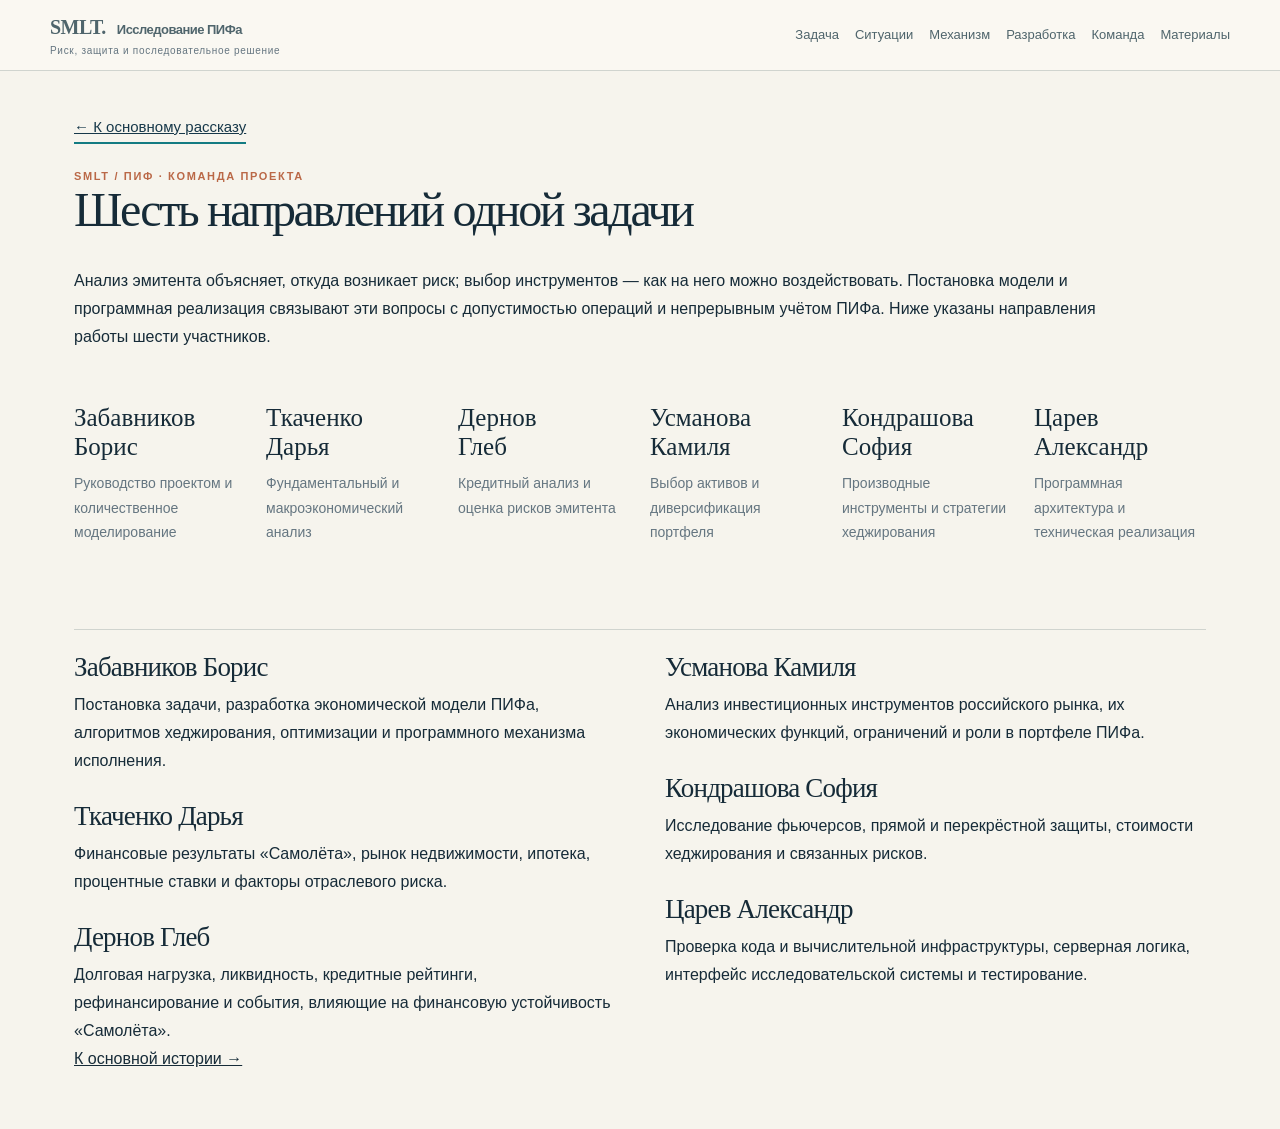
<file: team.html>
<!doctype html>
<html lang="ru"><head><meta http-equiv="Content-Security-Policy" content="default-src 'none'; script-src 'self' ; style-src 'self' 'unsafe-inline'; img-src 'self' data:; font-src 'self'; connect-src 'none'; object-src 'none'; base-uri 'none'; form-action 'none'"><meta name="referrer" content="no-referrer"><meta charset="utf-8"><meta name="viewport" content="width=device-width,initial-scale=1"><title>SMLT / ПИФ · Команда</title><style>
:root{--paper:#f5f2e9;--white:#fffcf7;--ink:#162b38;--navy:#17384a;--teal:#137b82;--rust:#b36647;--sand:#d2a46b;--line:#d0d4cf;--muted:#657681;--dark:#10212e;--dark2:#1b3545;--max:1180px;--serif:Georgia,'Times New Roman',serif;--sans:Arial,Helvetica,sans-serif}
*{box-sizing:border-box}html{scroll-behavior:smooth}body{margin:0;color:var(--ink);background:var(--paper);font-family:var(--sans);line-height:1.52}a{color:inherit}button,select{font:inherit}button{cursor:pointer}button:focus-visible,a:focus-visible,select:focus-visible{outline:3px solid #d79b42;outline-offset:3px}h1,h2,h3,p{margin-top:0}h1,h2,.serif{font-family:var(--serif);font-weight:400}h1{font-size:clamp(45px,5.3vw,81px);line-height:1.04;letter-spacing:-.049em}h2{font-size:clamp(34px,3.8vw,58px);line-height:1.12;letter-spacing:-.037em;max-width:1030px}h3{font-size:24px;line-height:1.2}p{font-size:16px}.eyebrow{font-size:11px;font-weight:700;letter-spacing:.15em;text-transform:uppercase;color:var(--rust)}.micro{font-size:12px;line-height:1.56;color:var(--muted)}.number{font-family:var(--serif);font-size:clamp(35px,4vw,57px);letter-spacing:-.05em;line-height:1.12}.measure{font-size:12px;color:#637881}.note{border-left:3px solid var(--rust);padding:5px 0 5px 17px;color:#47616c;font:18px/1.5 var(--serif)}.link{color:var(--teal);text-decoration:underline;text-decoration-color:#a1c1bf;text-underline-offset:4px}
.sitebar{position:sticky;z-index:40;top:0;display:flex;align-items:center;gap:22px;min-height:71px;background:#faf8f2f5;border-bottom:1px solid var(--line);padding:12px max(20px,calc((100vw - var(--max))/2));backdrop-filter:blur(8px)}.brand{font-size:15px;font-weight:bold;white-space:nowrap;letter-spacing:-.035em}.brand b{font-family:var(--serif);font-size:20px;margin-right:8px}.brand small{font-size:10px;color:var(--muted);display:block;font-weight:400;letter-spacing:.07em}.sitebar .spacer{flex:1}.sitebar a{font-size:12px;text-decoration:none;color:#4f656c;white-space:nowrap}.btn{display:inline-flex;align-items:center;justify-content:center;gap:7px;background:var(--ink);color:#fff;border:1px solid var(--ink);padding:10px 16px;font-size:12px;font-weight:bold;letter-spacing:.02em;text-decoration:none}.btn.secondary{background:transparent;color:var(--ink)}.tagline{font-size:10px;letter-spacing:.07em;color:#7a5842;border:1px solid #e4c5a9;background:#f5e9dd;padding:7px 10px;white-space:nowrap}
.chapter{scroll-margin-top:72px;min-height:min(850px,95vh);padding:36px max(24px,calc((100vw - var(--max))/2)) 76px;border-bottom:1px solid #d9dcd4}.chapter:nth-of-type(even){background:#fbfaf5}.chapter-inner{max-width:var(--max);margin:auto}.chapterhead{display:flex;align-items:center;justify-content:space-between;color:#768288;font-size:11px;letter-spacing:.095em;text-transform:uppercase;border-bottom:1px solid var(--line);padding-bottom:18px;margin-bottom:47px}.chapterhead b{color:var(--teal)}.intro{display:grid;grid-template-columns:1.16fr .84fr;gap:64px;align-items:end}.intro h1{max-width:760px;margin:0 0 25px}.intro p{font-size:19px;line-height:1.6;color:#536876}.hero-visual{margin-top:38px;display:grid;grid-template-columns:1.65fr 1fr;gap:18px}.panel{background:var(--white);border:1px solid var(--line);padding:26px 29px}.panel.tint{background:#e5ece8}.panel.sand{background:#f0e9db}.book-amount{margin:15px 0 4px}.twobar{display:flex;width:100%;height:24px;margin:23px 0 16px}.twobar span:first-child{width:50%;background:var(--navy)}.twobar span:last-child{width:50%;background:var(--sand)}.book-legend{display:grid;grid-template-columns:1fr 1fr;gap:18px}.book-legend strong{font-size:16px}.book-legend small{display:block;color:var(--muted);margin-top:4px;font-size:12px}.swatch{display:inline-block;width:9px;height:9px;background:var(--navy);margin-right:8px}.swatch.cash{background:var(--sand)}.mandate-line{display:flex;gap:14px;align-items:baseline;justify-content:space-between;padding:12px 0;border-bottom:1px solid #cdd8d3}.mandate-line:last-child{border-bottom:0}.mandate-line strong{font:27px var(--serif);white-space:nowrap}.mandate-line span{font-size:12px;color:#5e7279;max-width:195px}.chapter-lead{max-width:850px;margin-bottom:30px;color:#516774;font-size:17px;line-height:1.67}
.hypotheses{display:grid;grid-template-columns:repeat(5,1fr);gap:10px}.hypo{padding:21px 18px;min-height:252px;border-top:4px solid var(--teal);background:var(--white)}.hypo:nth-child(2),.hypo:nth-child(5){border-color:var(--rust)}.hypo:nth-child(3){border-color:#ae9369}.hypo .n{font-size:11px;color:var(--muted)}.hypo h3{font:22px/1.19 var(--serif);margin:30px 0 14px}.hypo p{font-size:13px;line-height:1.5;color:#5b7079}.subhead{font:26px var(--serif);margin:30px 0 15px}
.asset-tabs{display:flex;gap:8px;flex-wrap:wrap;margin-bottom:17px}.asset-tabs button,.toggle button{border:1px solid #b7c7c8;background:transparent;color:#365361;font-size:12px;padding:11px 17px}.asset-tabs button.active,.toggle button.active{background:var(--navy);border-color:var(--navy);color:white}.asset-grid{display:grid;grid-template-columns:repeat(3,1fr);gap:12px}.asset{background:var(--white);border:1px solid var(--line);padding:21px;min-height:174px}.asset .kind{font-size:10px;letter-spacing:.09em;text-transform:uppercase;color:var(--teal);font-weight:bold}.asset h3{font:26px var(--serif);margin:15px 0 12px}.asset p{font-size:13px;color:#526974;margin:0;line-height:1.57}.asset-foot{display:flex;justify-content:space-between;align-items:center;gap:12px;font-size:11px;color:#6b7c7f;border-top:1px solid var(--line);margin-top:22px;padding-top:16px}
.twocol{display:grid;grid-template-columns:1.32fr .9fr;gap:17px}.heat{padding:24px;background:var(--white);border:1px solid var(--line)}.heatgrid{display:grid;grid-template-columns:90px repeat(6,minmax(0,1fr));gap:4px;align-items:stretch;margin:20px 0}.heatgrid .lab{font-size:10px;align-self:center;text-align:center;color:#60757b}.heatgrid .lab.row{text-align:right;padding-right:6px}.heatgrid .cell{height:45px;border:1px solid #d9e4e1;background:repeating-linear-gradient(135deg,#edf2ef,#edf2ef 8px,#e7edeb 8px,#e7edeb 16px);display:flex;align-items:center;justify-content:center;color:#8ca29c}.heatgrid .cell.diag{background:#dfe9e5}.risk-side{display:flex;flex-direction:column;gap:14px}.pillbox{padding:24px;background:#e4ebe7;border:1px solid #d5dfdb;flex:1}.pillbox.warm{background:#f0e8da}.pillbox h3{font:28px var(--serif);margin:12px 0}.pillbox p{font-size:13px;color:#576b73}.toggle{display:flex;gap:5px;flex-wrap:wrap}.factor{display:grid;grid-template-columns:repeat(4,1fr);gap:1px;margin-top:19px;background:#cad7d3}.factor div{background:#e7ede9;padding:13px 16px}.factor strong{font:25px var(--serif)}.factor small{display:block;font-size:12px;color:#6a7d7f}
.chrono{position:relative;padding:4px 0 18px}.chrono:before{content:"";position:absolute;left:32px;top:22px;bottom:25px;width:1px;background:#9aafb0}.event{display:grid;grid-template-columns:68px 1fr;gap:20px;margin:0 0 12px;position:relative}.event .bullet{height:27px;width:27px;border:2px solid var(--teal);background:var(--paper);border-radius:50%;margin:12px auto;position:relative;z-index:1}.event .content{background:var(--white);border:1px solid var(--line);padding:16px 23px}.event .content h3{font:24px var(--serif);margin:3px 0 7px}.event .content p{font-size:13px;color:#526973;margin:0}.event .content strong{font-size:10px;color:var(--rust);text-transform:uppercase;letter-spacing:.1em}.clockribbon{display:flex;gap:8px;align-items:stretch;margin-top:19px}.clockribbon div{flex:1;background:#e4ebe8;padding:17px}.clockribbon div:last-child{background:#dce5ea}.clockribbon strong{display:block;font-size:11px;letter-spacing:.08em;text-transform:uppercase}.clockribbon small{font-size:12px;color:#56707a}.clockribbon .arrow{flex:0;align-self:center;background:none;font-size:22px;color:var(--teal)}
.source-table,.results-table{width:100%;border-collapse:collapse;background:var(--white);font-size:13px}.source-table th,.results-table th{text-align:left;font-size:10px;text-transform:uppercase;letter-spacing:.1em;background:#e4ebe6;padding:14px}.source-table td,.results-table td{border-bottom:1px solid var(--line);padding:14px;vertical-align:top;color:#475f68}.source-table td:first-child,.results-table td:first-child{font-weight:bold;color:var(--ink)}.source-table tr:last-child td,.results-table tr:last-child td{border-bottom:none}.status{font-size:10px;font-weight:700;letter-spacing:.03em;color:#87613b;background:#f1e7d6;padding:5px 8px;white-space:nowrap;display:inline-block}.status.ok{color:#17656d;background:#dfece9}.status.missing{background:#e9edec;color:#516970}.source-callout{display:grid;grid-template-columns:repeat(3,1fr);gap:13px;margin-top:18px}.source-callout .panel{padding:20px}.source-callout h3{font:23px var(--serif);margin:10px 0}.source-callout p{font-size:12px;color:#597079}
.engine{background:var(--dark);color:#e3eef2;padding:27px 29px;box-shadow:0 18px 45px #0e243522}.enginehead{display:flex;justify-content:space-between;align-items:center;font-size:11px;color:#a9c0c9;border-bottom:1px solid #365261;padding-bottom:17px;gap:20px}.stepgrid{display:grid;grid-template-columns:repeat(6,1fr);gap:6px;margin:19px 0}.stepgrid button{background:var(--dark2);color:#bed1d7;text-align:left;border:1px solid #38596c;padding:10px 9px;min-height:78px;font-size:12px}.stepgrid button span{display:block;color:#92a8b3;font-size:10px;margin-bottom:10px}.stepgrid button.active{background:#e4eeeb;color:#102d38;border-color:#e4eeeb}.enginebody{display:grid;grid-template-columns:1.4fr .65fr;gap:24px;margin-top:15px}.eng-desc{padding:10px 28px 20px 0;border-right:1px solid #345261}.eng-desc h3{font:36px/1.14 var(--serif);margin:14px 0}.eng-desc p{font-size:14px;line-height:1.7;color:#bbcad2;min-height:92px}.eng-meta{display:grid;grid-template-columns:1fr 1fr;gap:10px}.eng-meta div{border:1px solid #3e5865;padding:11px;color:#e1ebed;font-size:12px}.eng-meta small{display:block;color:#90a9b5}.eng-side{padding:13px 0}.eng-side .receipt-num{font:54px var(--serif);color:#e6c48f;margin:13px 0}.eng-side p{font-size:12px;color:#b3c4ce;line-height:1.6}.eng-side b{color:#f1dec4}.engine-coda{display:flex;justify-content:space-between;gap:14px;flex-wrap:wrap;margin-top:14px;color:#768991;font-size:12px}
.outcomes{display:grid;grid-template-columns:repeat(3,1fr);gap:12px;margin-bottom:20px}.outcome{background:var(--white);padding:25px;border-top:4px solid var(--teal)}.outcome h3{font:27px var(--serif);margin:10px 0}.outcome p{font-size:13px;color:#506872}.outcome:nth-child(2){border-color:var(--rust)}.outcome:nth-child(3){border-color:var(--sand)}.unknown-chart{min-height:212px;border:1px solid var(--line);background:linear-gradient(180deg,transparent 25%,#e5e9e530 25% 26%,transparent 26% 50%,#e5e9e530 50% 51%,transparent 51% 75%,#e5e9e530 75% 76%,transparent 76%),var(--white);padding:24px;display:flex;align-items:center;justify-content:center;text-align:center}.unknown-chart div{max-width:480px}.unknown-chart b{font:28px var(--serif)}.unknown-chart p{font-size:13px;color:#617681}
.asset-presenter-summary{display:none}.presenting .asset-presenter-summary{display:grid;grid-template-columns:repeat(3,1fr);gap:14px}.presenting #assets .asset-grid,.presenting #assets .asset-tabs{display:none}.presenting .asset-presenter-summary .panel{min-height:335px}.presenting .asset-presenter-summary h3{font:30px var(--serif);margin:16px 0}.presenting .asset-presenter-summary p{font-size:14px;color:#516875}.presenting #engine .chapter-lead{display:none}.presenting #engine h2{font-size:clamp(32px,3.2vw,44px);margin-bottom:18px}.presenting #engine .engine{padding:19px 24px}.presenting #engine .stepgrid button{min-height:58px}.presenting #engine .eng-desc p{min-height:65px}.agentflow{display:grid;grid-template-columns:repeat(5,1fr);gap:9px}.agentflow .cell{border:1px solid #c6d5d1;background:var(--white);min-height:145px;padding:21px 15px}.agentflow .cell b{font:24px var(--serif);display:block;margin-bottom:14px}.agentflow .cell p{font-size:12px;color:#5c7278;margin:0}.agentflow .cell.emphasized{background:#e0ebe9;border-color:#b0cecc}.agentmini{display:grid;grid-template-columns:1fr 1fr;gap:15px;margin-top:18px}.agentmini .panel{min-height:150px}.agentmini h3{font:25px var(--serif)}.wrapup{display:grid;grid-template-columns:repeat(3,1fr);gap:13px}.wrapup .panel{min-height:270px}.wrapup .panel h3{font:30px var(--serif);margin:12px 0}.wrapup li{font-size:13px;margin:9px 0;color:#526a73}.wrapup ul{padding-left:18px}
.chap-footer{display:flex;align-items:center;justify-content:space-between;gap:20px;border-top:1px solid var(--line);margin-top:35px;padding-top:18px;color:#718086;font-size:11px}.chap-footer a{text-decoration:none;color:var(--teal);font-weight:bold}.docfoot{padding:40px max(20px,calc((100vw - var(--max))/2));background:#e8ebe5;color:#536a73;font-size:12px}.docfoot a{color:var(--ink)}
.presenter{display:none;position:fixed;right:22px;bottom:16px;z-index:80;align-items:center;gap:10px;color:#fff;background:#152d3a;padding:12px 14px;box-shadow:0 10px 34px #0003}.presenter button{border:1px solid #73909c;color:#fff;background:transparent;padding:7px 11px}.presenter button:disabled{opacity:.35;cursor:not-allowed}.presenter .timer{font-variant-numeric:tabular-nums;color:#f4d69a;min-width:59px}.presenter .chaptercount{font-size:11px}.presenting .presenter{display:flex}.presenting .sitebar,.presenting .docfoot{display:none}.presenting .chapter{display:none;min-height:100vh;padding-top:24px}.presenting .chapter.present-current{display:block}.presenting .chapter-inner{max-width:var(--max)}.presenting .chapterhead{margin-bottom:29px}.presenting h2{font-size:clamp(32px,3.5vw,53px)}.presenting .chapter-lead{margin-bottom:23px}.presenting .chap-footer{display:none}
@media(max-width:1000px){.sitebar{gap:10px}.sitebar .optional{display:none}.hypotheses{grid-template-columns:repeat(3,1fr)}.asset-grid{grid-template-columns:repeat(2,1fr)}.stepgrid{grid-template-columns:repeat(3,1fr)}.intro{gap:30px}.agentflow{grid-template-columns:repeat(3,1fr)}}
@media(max-width:700px){.sitebar{padding:10px 16px;min-height:64px}.sitebar .tagline,.sitebar .optional{display:none}.sitebar .brand{font-size:13px}.sitebar .brand b{font-size:17px}.sitebar a{font-size:11px}.btn{padding:9px}.chapter{padding:24px 17px 55px;min-height:0;scroll-margin-top:64px}.chapterhead{margin-bottom:30px;font-size:9px}.intro,.hero-visual,.twocol,.enginebody,.agentmini{grid-template-columns:1fr}.intro h1{font-size:46px}.intro p{font-size:16px}.hero-visual{gap:9px}.panel{padding:20px}.book-amount{font-size:43px}.hypotheses,.asset-grid,.outcomes,.wrapup,.source-callout{grid-template-columns:1fr}.hypo{min-height:0}.hypo h3{margin:14px 0 9px}.asset{min-height:0}.asset-grid{gap:8px}.factor{grid-template-columns:repeat(2,1fr)}.heat{padding:11px}.heatgrid{grid-template-columns:61px repeat(6,minmax(0,1fr));gap:2px}.heatgrid .cell{height:35px}.heatgrid .lab{font-size:8px}.heatgrid .lab.row{text-align:left}.clockribbon{flex-direction:column}.clockribbon .arrow{align-self:center;transform:rotate(90deg)}.source-table,.results-table{display:block;overflow-x:auto;max-width:100%;white-space:normal}.source-table{font-size:11px}.source-table td,.source-table th,.results-table td,.results-table th{min-width:105px;padding:10px}.engine{padding:16px}.stepgrid{grid-template-columns:repeat(2,1fr)}.eng-desc{border-right:0;border-bottom:1px solid #3a5161;padding:0 0 14px}.eng-desc h3{font-size:29px}.eng-meta{grid-template-columns:1fr}.agentflow{grid-template-columns:1fr 1fr}.agentflow .cell{min-height:110px;padding:13px}.presenter{left:7px;right:7px;bottom:7px;justify-content:space-between;gap:4px}.presenter button{padding:6px}.presenting .chapter{padding-bottom:88px}.presenting .hypotheses{grid-template-columns:1fr 1fr}.presenting .hypo{padding:10px}.presenting .hypo p{font-size:11px}.presenting .hypo h3{font-size:18px}.presenting .chapterhead{margin-bottom:15px}.presenting .asset-presenter-summary{grid-template-columns:1fr}.presenting .asset-presenter-summary .panel{min-height:0}.presenting #engine h2{font-size:30px}}
@media print{.sitebar,.presenter,.chap-footer,.docfoot .btn{display:none!important}.chapter,.presenting .chapter{display:block!important;min-height:0;page-break-after:always;padding:15mm 8mm;border:0}.chapterhead{margin-bottom:13mm}.engine{print-color-adjust:exact;-webkit-print-color-adjust:exact}.panel,.asset,.hypo{break-inside:avoid}body{background:white}.chap-footer{display:none}}

:root{--paper:#F6F4ED;--rust:#BA6847;--dark:#101E29}input:focus-visible,summary:focus-visible{outline:3px solid #d79b42;outline-offset:3px}.sitebar{flex-wrap:wrap}.sitebar .spacer{min-width:0}.chapter{min-height:0}.chapterhead{margin-bottom:28px}h2{font-size:clamp(32px,3.1vw,50px);letter-spacing:-.03em}.scope-line{font-size:13px;color:#657681;border-top:1px solid #D0D4CF;padding-top:13px;margin-top:22px}.snapshot-banner{padding:15px max(24px,calc((100vw - var(--max))/2));font-size:13px;background:#e4ebe7}.flat-grid{display:grid;grid-template-columns:repeat(3,1fr);gap:26px}.flat-grid.four{grid-template-columns:repeat(4,1fr)}.flat-item{min-width:0;overflow-wrap:anywhere;border-top:3px solid #137B82;padding:16px 0}.flat-item h3{font:27px Georgia;margin:8px 0 14px}.flat-item p{font-size:15px}.team-grid{display:grid;grid-template-columns:repeat(6,1fr);gap:14px}.team-photo{height:150px;background:#e7ede9;border:1px dashed #9aafb0;display:flex;align-items:center;justify-content:center;color:#657681;font-size:13px}.team-member h3{font:22px Georgia;margin:18px 0 8px}.team-member p{font-size:13px;color:#657681}.diagram-flow{display:flex;align-items:stretch;gap:14px}.diagram-flow .flow-node{flex:1;border-top:4px solid #137b82;background:#fffcf7;padding:18px}.diagram-flow .flow-node h3{font:25px Georgia}.flow-arrow{align-self:center;color:#137b82;font-size:26px}.split-flow{display:grid;grid-template-columns:1fr 1fr;gap:30px}.split-flow article{border-left:4px solid #137b82;padding:20px 26px;background:#fffcf7}.split-flow article:nth-child(2){border-color:#ba6847}.split-flow h3{font:29px Georgia}.mini-label{font-size:12px;color:#657681}.block-strip{display:grid;grid-template-columns:repeat(10,1fr);gap:3px;margin:16px 0}.block-strip span{height:36px;background:#dce8e4;display:flex;align-items:center;justify-content:center;font-size:11px;color:#365361}.factor-tree{display:grid;grid-template-columns:repeat(4,1fr);gap:18px}.factor-axis{border-top:4px solid #137B82;padding:12px;background:#fffcf7}.factor-axis h3{font:27px Georgia}.factor-slots{display:flex;gap:6px;flex-wrap:wrap}.factor-slots span{border:1px solid #cad7d3;padding:10px;font-size:13px}.product-line{font:36px Georgia;text-align:center;margin:25px 0;color:#17384a}.horizon-line{display:grid;grid-template-columns:100px 1fr;gap:18px;align-items:center;margin:16px 0}.horizon-bar{background:#e4ebe7;padding:15px;border-right:5px solid #ba6847}.horizon-line.later .horizon-bar{margin-left:45px}.teaching{background:#101E29;color:#e3eef2;padding:26px}.teaching .label-warning{font-size:13px;font-weight:bold;color:#e6c48f;line-height:1.5;border-bottom:1px solid #3e5865;padding-bottom:16px}.teaching h3{font:29px Georgia}.branch-select{display:flex;gap:8px;flex-wrap:wrap;margin:18px 0}.branch-select button{border:1px solid #9fb8bd;background:transparent;color:#e3eef2;padding:11px 15px;font:14px Arial}.branch-select button.active{background:#e4eeeb;color:#162b38}.teaching-controls{display:grid;grid-template-columns:repeat(5,1fr);gap:12px;padding:20px 0}.teaching-controls label{font-size:12px;color:#bed1d7}.teaching-controls select{width:100%;font:14px Arial;padding:10px;margin-top:8px;background:#fffcf7;color:#162b38}.fork-map{display:grid;grid-template-columns:1fr 1fr;gap:20px}.fork-map article{border:1px solid #38596c;padding:16px}.fork-map article p{font-size:14px;color:#bed1d7}.fork-map h3{font:25px Georgia}.branch-outcome{border-left:3px solid #dfb37d;padding:13px 18px;margin-top:18px;font:22px/1.4 Georgia}.engine-proof{display:grid;grid-template-columns:1.4fr 1fr;gap:26px}.engine-proof .panel{border:none}.book-loop{border-top:2px solid #137b82;padding:17px 0;margin:18px 0}.evidence-columns{display:grid;grid-template-columns:1fr 1fr;gap:26px}.evidence-columns article{border-top:3px solid #137b82;padding:18px 0}.evidence-columns article:nth-child(2){border-color:#ba6847}.evidence-columns h3{font:30px Georgia}.result-variant{font:13px Arial;padding:10px 15px;background:#17384a;color:white;border:0;margin:0 8px 15px 0}.assumption-inset{border-left:3px solid #ba6847;padding:12px 20px;background:#f0e9db}.assumption-inset p{font-size:14px;margin:9px 0}.catalog-toolbar{display:flex;gap:15px;flex-wrap:wrap;align-items:center}.catalog-toolbar input,.catalog-toolbar select{font:16px Arial;padding:10px;border:1px solid #9aafb0;max-width:100%}.table-wrap{max-width:100%;overflow:auto}.table-wrap:focus-visible{outline:3px solid #d79b42}table{border-collapse:collapse;width:100%;font:13px/1.5 Arial}td,th{padding:11px;border-bottom:1px solid #cad7d3;text-align:left;vertical-align:top;overflow-wrap:anywhere}th{background:#e4ebe7}pre{white-space:pre-wrap;overflow-wrap:anywhere}code{overflow-wrap:anywhere}details{border-bottom:1px solid #cad7d3}summary{cursor:pointer;padding:15px 0;font:24px Georgia}.appendix-main{max-width:1180px;margin:auto;padding:40px 24px}.appendix-main section{margin:45px 0;scroll-margin-top:110px}.appendix-main h1{font-size:48px}.appendix-main h2{font-size:35px}.appendix-main h3{font:25px Georgia}.appendix-main p{max-width:1080px}.inspector-links{display:flex;gap:10px;flex-wrap:wrap;margin:18px 0}.inspector-links a{border-bottom:1px solid #137b82;padding:6px 0;font-size:13px}.presenting .snapshot-banner,.presenting .sitebar,.presenting .docfoot{display:none}.presenting .chapter{min-height:720px;max-width:none;padding:20px 50px 74px;box-sizing:border-box}.presenting .chapterhead{margin-bottom:20px}.presenting h2{font-size:38px;margin:0 0 18px}.presenting .chapter-lead{display:none}.presenting #assets .asset-grid{display:grid;grid-template-columns:repeat(4,1fr)}.presenting #assets .asset-tabs{display:flex}.presenting .asset{padding:12px;min-height:0}.presenting .asset h3{font-size:20px;margin:8px 0}.presenting .asset p{font-size:11px}.presenting .asset .cost{display:none}.presenting .team-photo{height:130px}.presenting .teaching-controls{padding:12px 0}.presenting .fork-map article{padding:10px}.presenting .branch-outcome{font-size:18px}.presenting .scope-line{font-size:12px;margin-top:15px;padding-top:10px}.presenting .model-detail{display:none}.presenting .flat-item h3{font-size:23px}.presenting .flat-item p{font-size:13px}
@media(max-width:900px){.team-grid{grid-template-columns:repeat(3,1fr)}.flat-grid.four{grid-template-columns:repeat(2,1fr)}.factor-tree{grid-template-columns:repeat(2,1fr)}.teaching-controls{grid-template-columns:repeat(2,1fr)}}
.presenting #engine .book-loop{padding:12px 0;margin:14px 0}.presenting .teaching{padding:18px}.presenting .branch-select{margin:12px 0}.presenting .teaching p{font-size:13px;line-height:1.45;margin:10px 0}.presenting .fork-map h3{font-size:21px;margin:0 0 10px}.presenting .fork-map article p{font-size:12px;line-height:1.35;margin:8px 0}.presenting .branch-outcome{font-size:16px;padding:10px;margin-top:12px}.presenting .teaching-controls select{font-size:12px}.presenting #risk .flat-item p{display:none}.presenting .block-strip{margin:10px 0}.presenting .product-line{margin:17px 0}.presenting .factor-slots span{padding:8px}.presenting .horizon-bar{padding:12px}.presenting .horizon-line{margin:12px 0}.presenting .teaching .label-warning{padding-bottom:10px}
@media(max-width:700px){.flat-grid.four{grid-template-columns:1fr}.flat-grid,.split-flow,.engine-proof,.evidence-columns,.fork-map{grid-template-columns:1fr}.team-grid{grid-template-columns:repeat(2,1fr)}.diagram-flow{flex-direction:column}.flow-arrow{transform:rotate(90deg)}.sitebar{gap:10px;padding:12px 16px}.sitebar a{white-space:normal}.factor-axis h3{font-size:23px}.product-line{font-size:29px}.presenting .asset-grid{grid-template-columns:repeat(2,1fr)}.presenting .chapter{min-height:0}.presenting h2{font-size:32px}.appendix-main{padding:25px 17px}.appendix-main h1{font-size:38px}.block-strip span{font-size:9px}.teaching{padding:17px}.teaching-controls{grid-template-columns:1fr}.horizon-line{grid-template-columns:60px 1fr}.horizon-line.later .horizon-bar{margin-left:15px}.catalog-toolbar input{width:100%}}
@media(prefers-reduced-motion:reduce){html{scroll-behavior:auto}*{transition:none!important;animation:none!important}}
@media print{.sitebar,.presenter,.branch-select,.teaching-controls,.result-variant,.catalog-toolbar{display:none!important}.chapter,.presenting .chapter{display:block!important;min-height:0!important;padding:12mm 8mm}.chapterhead{margin-bottom:20px}h2{font-size:30px}.team-grid{grid-template-columns:repeat(3,1fr)}.team-photo{height:95px}.diagram-flow{flex-direction:row}.flow-arrow{transform:none}.flat-grid.four,.asset-grid{grid-template-columns:repeat(2,1fr)}.factor-tree{grid-template-columns:repeat(4,1fr)}.teaching,.factor-axis{print-color-adjust:exact}.teaching .label-warning{font-size:11px}.table-wrap{overflow:visible}table{table-layout:fixed;font-size:9px}td,th{font-size:9px;padding:5px}thead{display:table-header-group}tr{break-inside:avoid}section,details,article{break-inside:auto}.flat-item,.team-member,.asset{break-inside:avoid}.appendix-main h2{break-after:avoid}.appendix-main section{margin:25px 0}.appendix-main{padding:5mm}.appendix-main h1{font-size:30px}.engine-proof{grid-template-columns:1fr 1fr}.fork-map{grid-template-columns:1fr 1fr}.docfoot{page-break-before:avoid}.scope-line{font-size:10px}}

.team-photo{height:auto;aspect-ratio:4/5}.presenting .team-photo{height:auto;aspect-ratio:4/5}.project-description{font:23px/1.45 Georgia;max-width:1100px;border-left:3px solid #137b82;padding:15px 20px;margin:0 0 28px}.nav-definition{font-size:14px;color:#657681}.presenting .project-description{display:none}.presenting .nav-definition{font-size:12px;margin:8px 0}.presenting #risk .flat-item h3{font-size:20px}.presenting #states .factor-slots span{font-size:12px;padding:6px}.presenting #states .horizon-line{display:none}.presenting #engine .book-loop{font-size:13px}.presenting #problem .panel{padding:20px}.presenting #problem .panel p{font-size:14px;line-height:1.45;margin:12px 0}.presenting #problem .panel h3{font-size:24px;margin:0 0 15px}.presenting #problem .number{font-size:42px}.presenting #problem .hero-visual{grid-template-columns:1fr 1fr}.presenting #risk .split-flow article{padding:10px 20px}.presenting #risk .split-flow h3{font-size:26px;margin:4px 0 12px}.presenting #risk .split-flow p{margin:10px 0;font-size:14px}.presenting #risk .flat-item{padding:10px 0}.presenting #risk .flat-item h3{margin:5px 0}.presenting #risk .flat-item p.mini-label{display:block;font-size:12px}.presenting #states .factor-axis{padding:10px}.presenting #states .horizon-line{margin:8px 0}.presenting #engine .scope-line{margin-top:8px}
.joint-block{border:2px solid #137b82;padding:10px}.joint-row{display:grid;grid-template-columns:180px repeat(10,1fr);gap:4px;margin:5px 0}.joint-row b{font-size:13px;align-self:center}.joint-row span{height:18px;background:#17384a}.joint-row:nth-child(2) span{background:#137b82}.source-families{font:20px/1.6 Georgia;margin-top:18px}.roadmap{display:grid;grid-template-columns:repeat(4,1fr);gap:26px;margin:25px 0;padding-left:26px}.roadmap li{font:24px/1.4 Georgia;padding:14px;border-top:3px solid #137b82}.teaching select:disabled{opacity:.55;cursor:not-allowed}.presenting #data .diagram-flow p{font-size:12px}.presenting #data .flow-node{padding:12px}.presenting #data .source-families{font-size:16px;margin-top:12px}.presenting #data .assumption-inset{padding:8px 15px}.presenting #data .assumption-inset p{font-size:12px}.presenting #engine .book-loop{font-size:14px;padding:8px 0;margin:9px 0}.presenting #engine h3{font-size:26px}.presenting #engine p{font-size:14px}.presenting .joint-row b{font-size:12px}.presenting #decision .fork-map{display:none}.presenting .roadmap li{font-size:23px}@media(max-width:700px){.joint-row{grid-template-columns:80px repeat(10,1fr)}.joint-row b{font-size:10px}.joint-row span{height:15px}.roadmap{grid-template-columns:1fr 1fr;gap:15px}.roadmap li{font-size:20px}}

.sitebar{gap:15px}.sitebar .brand a{text-decoration:none}.sitebar a{font-size:13px}.team-grid{gap:20px}.team-member{min-width:0}.team-photo{display:block;width:100%;height:auto;aspect-ratio:4/5;object-fit:cover;object-position:50% 42%;border:0;background:#e7ede9}.team-member h3{font:25px/1.15 Georgia;margin:18px 0 10px}.team-member p{font:14px/1.45 Arial;color:var(--muted)}.team-member h3 span{display:block}.team-full{margin:35px 0 70px}.team-description{border-top:1px solid var(--line);padding-top:22px;columns:2;column-gap:50px}.team-description article{break-inside:avoid;margin:0 0 26px}.team-description h2{font:27px Georgia;margin:0 0 8px}.demo-teaser{display:flex;align-items:center;justify-content:space-between;gap:25px;background:#e4ebe7;border-top:3px solid var(--teal);padding:20px 24px;margin:24px 0}.demo-teaser strong{font:27px Georgia}.demo-teaser a{font-size:16px;white-space:nowrap}.presenting .demo-teaser{padding:8px 16px;margin:10px 0}.presenting .demo-teaser strong{font-size:19px}.presenting .demo-teaser p{display:none}.presenting .team-member h3{font-size:24px}.presenting .team-member p{font-size:13px}.presenting .team-grid{gap:20px}.presenting #team .team-photo{height:220px;aspect-ratio:4/5}.presenting .team-more{display:none}.current-source{font-size:14px;line-height:1.6}.material-links{display:flex;gap:16px;flex-wrap:wrap}.catalog-note{font-size:14px;color:var(--muted)}
@media(max-width:1000px){.team-grid{grid-template-columns:repeat(3,minmax(0,1fr))}.sitebar{position:static}.sitebar .brand{width:100%}}
@media(max-width:600px){.team-grid{grid-template-columns:repeat(2,minmax(0,1fr));gap:24px 16px}.team-member h3{font-size:24px}.team-member p{font-size:13px}.team-description{columns:1}.demo-teaser{display:block}.demo-teaser a{white-space:normal}.sitebar{padding:14px 18px;gap:12px}.presenting #team .team-photo{height:auto}.team-full{margin:25px 0}}
@media print{.demo-teaser{display:none}.team-grid{grid-template-columns:repeat(3,1fr);gap:20px}.team-photo{height:auto!important;width:100%;aspect-ratio:4/5}.team-member{break-inside:avoid}.team-member h3{font-size:22px}.team-member p{font-size:12px}.team-description{columns:1}.team-description article{break-inside:avoid}}
.appendix-main,.chapter-inner,.chapter-static{min-width:0}.appendix-main a,.appendix-main li,.appendix-main code,.current-source,.scope-line{overflow-wrap:anywhere;word-break:normal}.table-wrap{width:100%;max-width:100%;min-width:0}.return-context{margin:0 0 24px;display:flex;align-items:center;flex-wrap:wrap;gap:14px}.scene-return{display:inline-block;font:15px Arial;border-bottom:2px solid #137b82;padding:7px 0;color:#17384a}.return-context small{font:12px Arial;color:#657681}.sitebar{gap:12px}.sitebar>a{font-size:12px}.engineering-map{margin:35px 0}.engineering-row{display:grid;grid-template-columns:190px 1fr;gap:28px;padding:23px 0;border-top:1px solid #cad7d3}.engineering-row h3{font:26px Georgia;margin:0}.engineering-row p{font:16px/1.55 Arial;margin:0}.engineering-sequence{display:grid;grid-template-columns:repeat(3,1fr);gap:0 30px;margin:24px 0}.engineering-stage{border-top:3px solid #137b82;padding:18px 0}.engineering-stage .ordinal{font:12px Arial;color:#ba6847}.engineering-stage h3{font:26px Georgia;margin:10px 0}.engineering-stage p{font:15px/1.5 Arial}.engineering-evidence{background:#101e29;color:#e3eef2;padding:30px;margin:30px 0}.engineering-evidence h2{font:34px Georgia;color:#e3eef2;margin:0 0 18px}.engineering-evidence p{color:#bed1d7}.engineering-evidence a{color:#e3eef2}.kpi-method{font:14px/1.6 Arial}.kpi-method th:first-child{width:20%}.repair-conclusion{display:grid;grid-template-columns:1fr 1fr 1fr;gap:30px}.repair-conclusion article{border-top:3px solid #137b82;padding-top:15px;min-width:0}.repair-conclusion h3{font:29px Georgia}.repair-conclusion p{font:16px/1.5 Arial}.demo-event{opacity:.18;transition:opacity .6s,fill .6s}.demo-event.reached{opacity:1}.presenting .scene-return-menu{display:flex;gap:12px;flex-wrap:wrap;padding:7px 0}.scene-return-menu a{font:13px Arial;color:#137b82}.scene-return-menu{display:none}.presenting .repair-conclusion p{font-size:17px}.presenting .engineering-sequence{gap:0 24px;margin:15px 0}.presenting .engineering-stage{padding:9px 0}.presenting .engineering-stage h3{font-size:22px;margin:8px 0}.presenting .engineering-stage p{font-size:13px}.presenting .engineering-evidence{padding:16px 20px;margin:12px 0}.presenting .engineering-evidence h2{font-size:24px;margin:0 0 8px}.presenting .engineering-evidence p{font-size:13px;margin:5px 0}.presenting .teaching-scope{font-size:12px}.presenting #engine .scope-line{margin:8px 0}.presenting #engine .chapterhead{margin-bottom:12px}.presenting #engine h2{font-size:36px;margin-bottom:12px}.presenting .repair-result-summary{font-size:18px;margin-top:24px}.public-omission{font:14px/1.5 Arial;color:#657681}.public-photo-free{padding-top:0}.public-photo-free .team-photo{display:none}.public-photo-free .team-member{border-top:3px solid #137b82;padding-top:12px}
@media(max-width:800px){.engineering-row{grid-template-columns:1fr;gap:12px}.engineering-sequence,.repair-conclusion{grid-template-columns:1fr}.sitebar .brand{min-width:0}.return-context{margin-bottom:20px}.engineering-evidence{padding:23px}.engineering-evidence h2{font-size:30px}.appendix-main{width:100%}.kpi-method th:first-child{width:auto}}
@media print{.return-context,.scene-return-menu{display:none!important}.engineering-sequence{grid-template-columns:repeat(3,1fr)}.engineering-evidence{print-color-adjust:exact}.engineering-stage{break-inside:avoid}.engineering-row{break-inside:avoid}.kpi-method{font-size:10px}}

.appendix-main{overflow-wrap:anywhere}

.demo-presenting .return-context{margin:0 0 6px}.demo-presenting .scene-return{font-size:12px;padding:0}.demo-presenting .appendix-main{padding-top:10px;padding-bottom:10px}

.presenting .materials-section{display:none}.v1-stamp{font:15px Arial;color:var(--teal);margin:0 0 15px}.v1-grid{display:grid;grid-template-columns:repeat(3,minmax(0,1fr));gap:30px;margin:25px 0}.v1-grid article{border-top:2px solid var(--teal);padding-top:17px;min-width:0}.v1-grid h3{font:26px Georgia}.v1-grid p{font-size:16px;line-height:1.6}.v1-metrics{display:grid;grid-template-columns:1fr 1fr 1.6fr;gap:25px;margin:25px 0}.v1-metrics strong{font:48px Georgia;display:block;color:var(--teal);line-height:1.1;margin-bottom:12px}.v1-metrics span{display:block;font-size:14px}.v1-metrics .resource strong{font-size:42px}.v1-timeline{display:grid;grid-template-columns:repeat(3,minmax(0,1fr));gap:25px;margin:25px 0}.v1-timeline article{border-top:3px solid var(--rust);padding-top:15px}.v1-timeline h3{font:24px Georgia}.formula{font:22px/1.7 Georgia;overflow-wrap:anywhere;padding:12px 0;color:var(--teal)}.v1-source{font-size:13px;color:var(--muted);line-height:1.6}.v1-table{width:100%;border-collapse:collapse}.v1-table th,.v1-table td{text-align:left;padding:12px 15px;border-bottom:1px solid var(--line);vertical-align:top}.v1-table th{background:#e3ebe6}.reader-more{margin-top:28px}.v1-lead{font:22px/1.6 Georgia;max-width:1040px}.appendix-main{overflow-wrap:anywhere}.appendix-main section{margin:50px 0}.appendix-main p{line-height:1.75}.presenting .reader-more,.presenting .v1-source,.presenting .v1-reader{display:none}.presenting .v1-grid{margin:16px 0;gap:24px}.presenting .v1-grid h3{font-size:25px}.presenting .v1-grid p{font-size:16px}.presenting .v1-metrics{margin:20px 0}.presenting .v1-lead{font-size:21px}.presenting .v1-timeline p{font-size:15px}.presenting .v1-timeline h3{font-size:24px}.presenting #problem .v1-reader{display:none}.presenting #engine .engineering-sequence{display:none}.presenting #engine .v1-grid p{font-size:15px}.presenting #risk .v1-grid p{font-size:15px}.presenting .chapterhead{margin-bottom:23px}.presenting #conclusion h2{font-size:42px}.presenting #data h2{font-size:44px}.presenting #problem .chapter-lead{display:none}@media(max-width:700px){.v1-grid,.v1-timeline,.v1-metrics{grid-template-columns:1fr;gap:20px}.v1-metrics strong{font-size:44px}.v1-table{min-width:600px}.formula{font-size:19px}.v1-lead{font-size:20px}}@media print{.reader-more{display:block}.v1-grid,.v1-timeline{grid-template-columns:repeat(3,1fr)}.v1-source{display:block}.v1-table{min-width:0}}
</style><link rel="stylesheet" href="assets/site-r1.css"></head><body><header class="sitebar"><div class="brand"><a href="index.html"><b>SMLT.</b> Исследование ПИФа</a><small>Риск, защита и последовательное решение</small></div><nav class="reader-menu" aria-label="Основные разделы"><a href="index.html#problem">Задача</a><a href="appendix.html#scenario-matrix">Ситуации</a><a href="demo-rebalancing.html">Механизм</a><a href="engineering.html">Разработка</a><a href="team.html">Команда</a><a href="readme.html#materials">Материалы</a></nav></header><main class="appendix-main"><div class="eyebrow">SMLT / ПИФ · Команда проекта</div><h1>Шесть направлений одной задачи</h1><p>Анализ эмитента объясняет, откуда возникает риск; выбор инструментов — как на него можно воздействовать. Постановка модели и программная реализация связывают эти вопросы с допустимостью операций и непрерывным учётом ПИФа. Ниже указаны направления работы шести участников.</p><div class="team-full"><div class="team-grid"><article class="team-member"><h3><span>Забавников</span>Борис</h3><p>Руководство проектом и количественное моделирование</p></article><article class="team-member"><h3><span>Ткаченко</span>Дарья</h3><p>Фундаментальный и макроэкономический анализ</p></article><article class="team-member"><h3><span>Дернов</span>Глеб</h3><p>Кредитный анализ и оценка рисков эмитента</p></article><article class="team-member"><h3><span>Усманова</span>Камиля</h3><p>Выбор активов и диверсификация портфеля</p></article><article class="team-member"><h3><span>Кондрашова</span>София</h3><p>Производные инструменты и стратегии хеджирования</p></article><article class="team-member"><h3><span>Царев</span>Александр</h3><p>Программная архитектура и техническая реализация</p></article></div></div><div class="team-description"><article><h2>Забавников Борис</h2><p>Постановка задачи, разработка экономической модели ПИФа, алгоритмов хеджирования, оптимизации и программного механизма исполнения.</p></article><article><h2>Ткаченко Дарья</h2><p>Финансовые результаты «Самолёта», рынок недвижимости, ипотека, процентные ставки и факторы отраслевого риска.</p></article><article><h2>Дернов Глеб</h2><p>Долговая нагрузка, ликвидность, кредитные рейтинги, рефинансирование и события, влияющие на финансовую устойчивость «Самолёта».</p></article><article><h2>Усманова Камиля</h2><p>Анализ инвестиционных инструментов российского рынка, их экономических функций, ограничений и роли в портфеле ПИФа.</p></article><article><h2>Кондрашова София</h2><p>Исследование фьючерсов, прямой и перекрёстной защиты, стоимости хеджирования и связанных рисков.</p></article><article><h2>Царев Александр</h2><p>Проверка кода и вычислительной инфраструктуры, серверная логика, интерфейс исследовательской системы и тестирование.</p></article></div><p><a href="index.html#team">К основной истории →</a></p></main><script src="assets/navigation.js"></script></body></html>
</file>
<file: assets/site-r1.css>
/* Website-only successor to the frozen academic design. */
.sitebar{gap:14px}.sitebar .brand{flex:0 0 auto}.sitebar .reader-menu{display:flex;gap:16px;align-items:center;margin-left:auto}.sitebar .reader-menu a{font-size:13px}.story-prose{max-width:1010px;font:19px/1.75 Georgia;margin:20px 0 28px}.story-prose p{font:inherit;margin:0 0 18px}.reader-detail{margin:25px 0}.story-grid{display:grid;grid-template-columns:repeat(3,minmax(0,1fr));gap:30px;margin:26px 0}.story-grid article{border-top:2px solid var(--teal);padding-top:17px;min-width:0}.story-grid h3{font:27px/1.25 Georgia;margin:0 0 14px}.story-grid p{font-size:16px;line-height:1.65}.scope-reference{font:13px/1.65 Arial;color:var(--muted)}.atlas-link{display:inline-block;color:var(--teal);font:22px Georgia;margin:20px 0 10px;text-underline-offset:5px}.factor-summary{display:grid;grid-template-columns:repeat(4,1fr);gap:25px;margin:25px 0}.factor-summary article{border-top:2px solid var(--teal);padding-top:12px}.factor-summary h3{font:23px Georgia;margin:0 0 12px}.factor-summary p{font-size:15px;line-height:1.6}.atlas-intro{max-width:1030px}.atlas-table{width:100%;border-collapse:collapse;table-layout:fixed}.atlas-table th,.atlas-table td{text-align:left;vertical-align:top;padding:13px 9px;border-bottom:1px solid var(--line);font:13px/1.6 Arial;overflow-wrap:anywhere}.atlas-table th{font-weight:bold;background:#e4ebe7}.atlas-table th:first-child{width:12%}.atlas-table th.atlas-factor{width:8%}.atlas-table th.mechanism{width:20%}.atlas-table th.choice{width:18%}.atlas-table th.gate{width:18%}.atlas-table .illustration-label{font:21px Georgia;color:var(--teal);display:block;margin-bottom:8px}.atlas-cards{display:none}.atlas-card{border-top:1px solid var(--line);padding:15px 0}.atlas-card summary{font:23px Georgia;cursor:pointer;line-height:1.4;color:var(--ink)}.atlas-card dl{display:grid;grid-template-columns:100px 1fr;gap:8px 14px;margin:20px 0}.atlas-card dt{font-weight:bold;font-size:13px}.atlas-card dd{margin:0;font-size:14px;line-height:1.6}.atlas-card h3{font:21px Georgia;margin:22px 0 10px}.atlas-card p{font-size:15px;line-height:1.7}.operational-branch{border-top:3px solid var(--rust);padding-top:20px;margin-top:30px}.terms-list dt{font:24px Georgia;color:var(--teal);margin:25px 0 8px}.terms-list dd{margin:0;font-size:17px;line-height:1.75;max-width:1000px}
.episode-label{font:12px Arial;letter-spacing:.1em;text-transform:uppercase;color:var(--rust);margin:10px 0}.episode-intro{max-width:1070px;font:18px/1.65 Georgia;margin-bottom:20px}.episode-toolbar{display:flex;justify-content:space-between;align-items:center;gap:15px;border-bottom:1px solid var(--line);padding:12px 0;margin:10px 0 18px}.episode-toolbar button{border:1px solid var(--ink);background:transparent;padding:9px 14px;color:var(--ink);font-size:13px}.episode-step{font:14px Arial;color:var(--teal)}.episode-board{outline-offset:6px}.episode-board:focus-visible{outline:3px solid #d79b42}.episode-columns{display:grid;grid-template-columns:.88fr .85fr 1.6fr;gap:28px}.episode-stage{border-top:3px solid var(--line);padding-top:12px;min-width:0;transition:border-color .12s linear}.episode-stage.is-current{border-color:var(--rust)}.episode-stage h3{font:23px/1.25 Georgia;margin:0 0 12px}.episode-stage p{font-size:14px;line-height:1.55}.episode-factors{margin:15px 0;font:14px/1.6 Arial}.episode-factors div{border-bottom:1px solid var(--line);padding:6px 0}.episode-factors b{display:block}.episode-control{display:block;font:12px/1.4 Arial;margin:9px 0}.episode-control select{width:100%;max-width:100%;display:block;padding:8px 6px;background:var(--white);border:1px solid #9caeb1;color:var(--ink);font-size:13px;margin-top:5px}.episode-candidates{display:flex;flex-direction:column;gap:8px}.episode-candidates button{text-align:left;background:transparent;color:var(--ink);border:0;border-left:3px solid var(--line);padding:9px 10px;font:15px/1.4 Arial}.episode-candidates button[aria-pressed=true]{border-color:var(--teal);background:#e4ebe7}.episode-candidates button span{display:block;font-size:12px;color:var(--muted)}.episode-candidates button:disabled{opacity:.45}.episode-rules{font:13px/1.55 Arial;margin:8px 0 15px}.episode-paths{display:flex;gap:8px;flex-wrap:wrap;margin:8px 0}.episode-paths span{font:12px/1.5 Arial;color:var(--muted);padding:4px 0;border-bottom:2px solid var(--line)}.episode-paths span.is-active{color:var(--teal);border-color:var(--teal);font-weight:bold}.episode-execution{display:grid;grid-template-columns:1fr 1fr;gap:14px}.episode-outcome{font:16px/1.6 Georgia;border-top:1px solid var(--line);padding-top:12px;margin:16px 0}.episode-lag{font:16px/1.5 Georgia;color:var(--rust);margin:14px 0}.episode-book{background:#e4ebe7;padding:14px 18px;border-top:3px solid var(--teal);margin-top:18px}.episode-book h3{font:23px Georgia;margin:0 0 8px}.episode-book p{font-size:14px;margin:5px 0;line-height:1.5}.web-only-note{font:15px/1.7 Arial;color:var(--muted);max-width:1020px}
.presenting .reader-detail,.presenting .scope-reference,.presenting #episode .episode-intro,.presenting .episode-reader,.presenting .reader-only{display:none}.presenting .story-prose{font-size:20px;line-height:1.6;margin:14px 0 18px}.presenting .story-grid{gap:25px;margin:20px 0}.presenting .story-grid h3{font-size:25px}.presenting .story-grid p{font-size:16px}.presenting #states .story-prose{font-size:18px}.presenting .factor-summary{margin:18px 0}.presenting .factor-summary h3{font-size:22px}.presenting #episode .chapterhead{margin-bottom:18px}.presenting #episode h2{font-size:38px;margin-bottom:9px;line-height:1.12}.presenting #episode .scene-return-menu{margin:8px 0}.presenting .episode-toolbar{margin:4px 0 10px;padding:5px 0}.presenting .episode-columns{gap:22px}.presenting .episode-stage{padding-top:8px}.presenting .episode-stage h3{font-size:20px;margin:0 0 8px}.presenting .episode-factors{font-size:12px;margin:6px 0}.presenting .episode-factors div{padding:3px 0}.presenting .episode-factors b{display:inline;margin-right:5px}.presenting .episode-candidates{gap:3px}.presenting .episode-candidates button{padding:7px 9px;font-size:14px}.presenting .episode-candidates button span{font-size:11px}.presenting .episode-control{margin:5px 0;font-size:11px}.presenting .episode-control select{font-size:12px;padding:5px 4px;margin-top:3px}.presenting .episode-rules{font-size:12px;line-height:1.45;margin:6px 0 7px}.presenting .episode-paths{margin:5px 0}.presenting .episode-paths span{font-size:11px}.presenting .episode-outcome{font-size:14px;line-height:1.45;padding-top:8px;margin:10px 0}.presenting .episode-lag{font-size:14px;margin:6px 0}.presenting .episode-book{padding:9px 14px;margin-top:9px}.presenting .episode-book h3{font-size:19px;display:inline}.presenting .episode-book p{font-size:12px;line-height:1.4;margin:4px 0}.presenting .episode-label{font-size:10px;margin:3px 0}.presenting #decision .story-grid p{font-size:16px}.presenting #data .story-prose{font-size:19px}.presenting #conclusion .story-prose{font-size:21px}.presenting .episode-stage .risk-stage{padding-top:7px;margin-top:8px}
@media(max-width:1000px){.atlas-table-wrap{display:none}.atlas-cards{display:block}.sitebar .reader-menu{gap:10px}.episode-columns{grid-template-columns:1fr 1fr}.episode-stage.admission{grid-column:1/-1}.episode-stage.admission .episode-rules{max-width:700px}}
@media(max-width:700px){.sitebar{position:relative;flex-wrap:wrap;padding:12px 17px;gap:10px}.sitebar .reader-menu{width:100%;order:3;margin:0;flex-wrap:wrap;gap:9px 17px}.sitebar #presentBtn{margin-left:auto}.story-prose{font-size:18px;line-height:1.7}.story-grid{grid-template-columns:1fr;gap:20px}.factor-summary{grid-template-columns:1fr 1fr;gap:18px}.episode-columns{grid-template-columns:1fr}.episode-stage.admission{grid-column:auto}.episode-execution{grid-template-columns:1fr}.episode-toolbar{align-items:flex-start}.episode-step{font-size:12px}.episode-intro{font-size:17px}.episode-label{font-size:11px}.episode-stage h3{font-size:23px}.episode-rules{font-size:14px}.episode-candidates button{font-size:17px}.episode-candidates button span{font-size:13px}.episode-control{font-size:13px}.episode-control select{font-size:14px}.presenting .episode-columns{grid-template-columns:1fr}.presenting #episode h2{font-size:30px}.presenting .episode-stage h3{font-size:23px}.presenting .episode-control,.presenting .episode-control select,.presenting .episode-rules{font-size:14px}.presenting .episode-candidates button{font-size:16px}.presenting .episode-book p{font-size:14px}.presenting .episode-outcome{font-size:16px}.presenting .episode-book h3{font-size:22px}.presenting .chapter{overflow:visible}.presenting .factor-summary p{font-size:14px}.presenting .story-prose{font-size:18px}.presenting #states .story-prose{font-size:18px}.atlas-link{font-size:21px}}
@media(prefers-reduced-motion:reduce){.episode-stage{transition:none}}
@media print{.episode-toolbar button,.episode-control select,.episode-candidates button{print-color-adjust:exact}.atlas-cards{display:none}.atlas-table-wrap{display:block}.atlas-table th,.atlas-table td{font-size:9px;padding:6px}.atlas-table th{width:auto}.episode-columns{display:block}.episode-stage{break-inside:avoid;margin-top:15px}.episode-execution{display:block}.episode-candidates button{display:block}.episode-toolbar{display:none}.reader-detail,.reader-only{display:block!important}.episode-board{outline:none}.sitebar{display:none}.episode-book{print-color-adjust:exact}}

@media(min-width:1001px){.presenting #episode h2{font-size:36px}.presenting #episode .episode-label{display:none}.presenting #episode .episode-toolbar{padding:0;margin:2px 0 8px}.presenting #episode .episode-toolbar button{padding:5px 12px;min-height:32px}.presenting #episode .chapterhead{margin-bottom:10px;padding-bottom:8px}.presenting .episode-book{display:grid;grid-template-columns:265px 1fr;gap:2px 15px}.presenting .episode-book h3{grid-row:1/3;line-height:1.2}.presenting .episode-book p{margin:0}}
</file>
